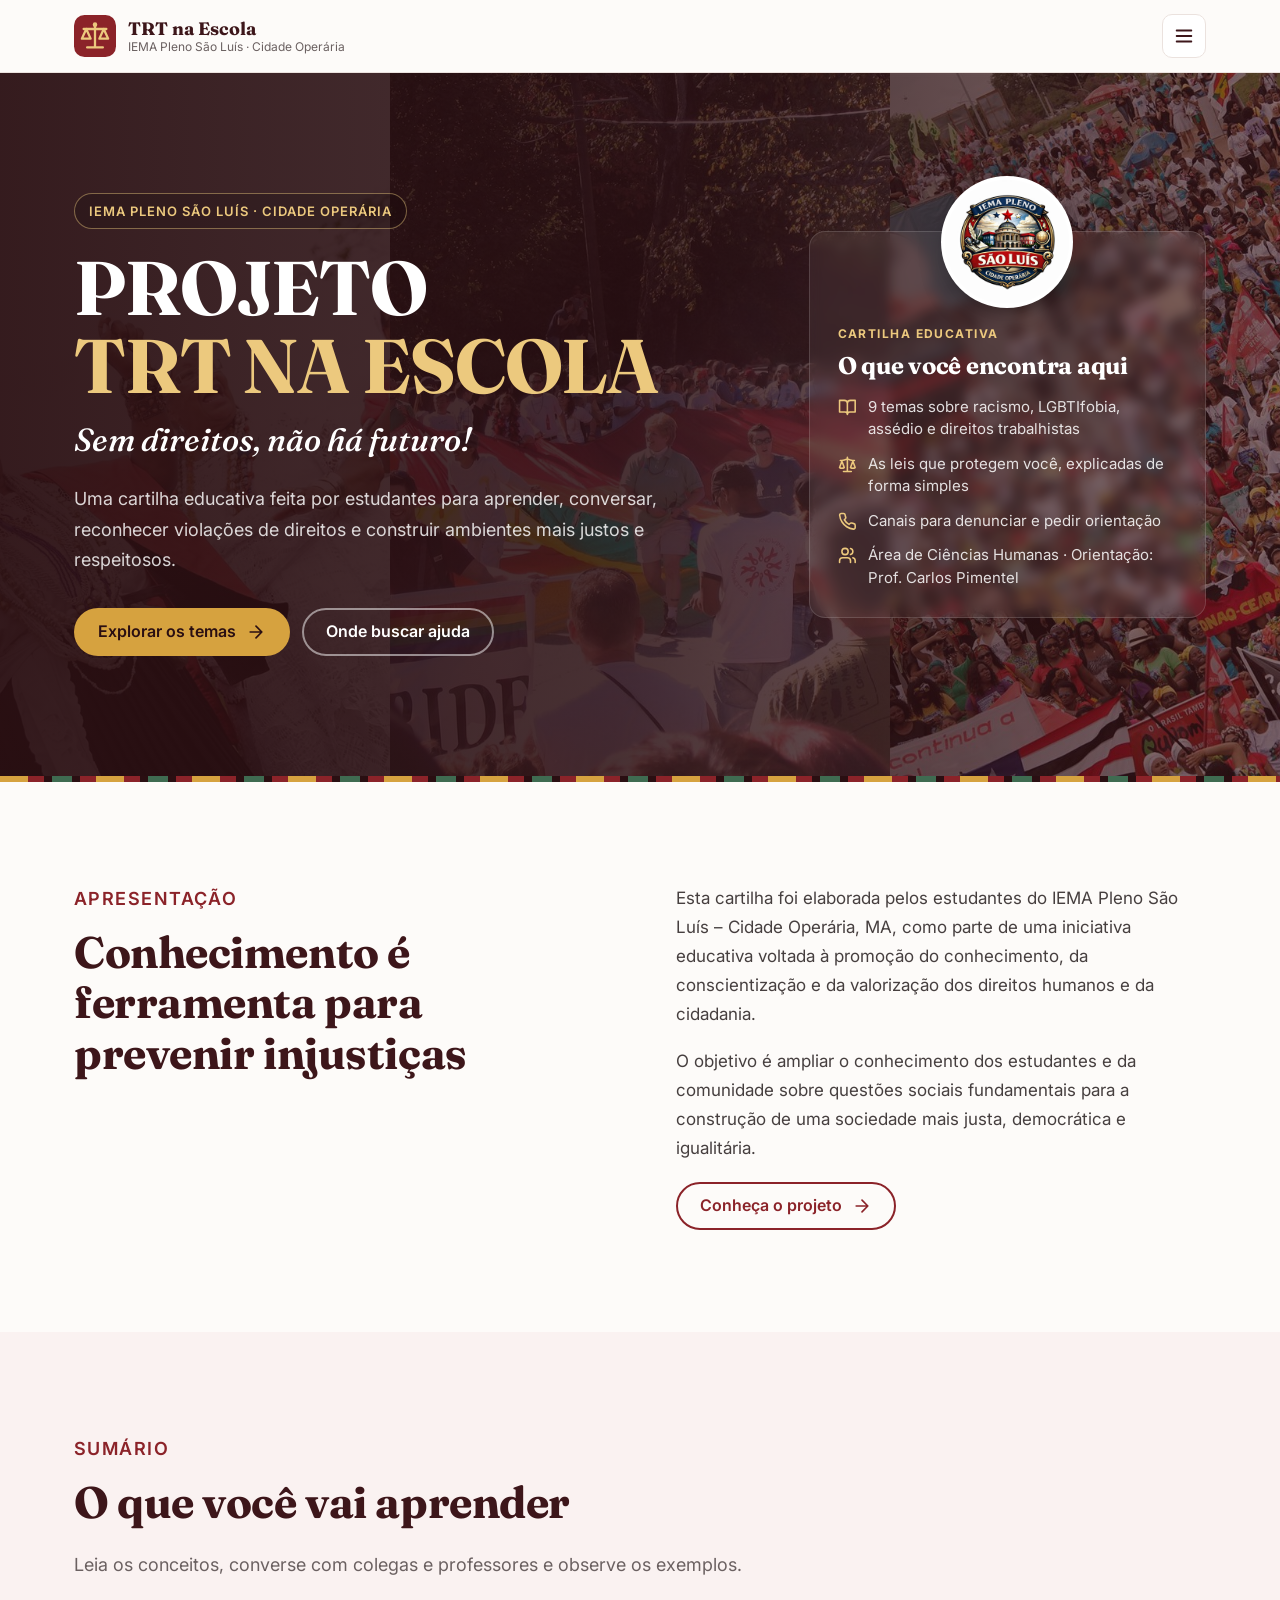
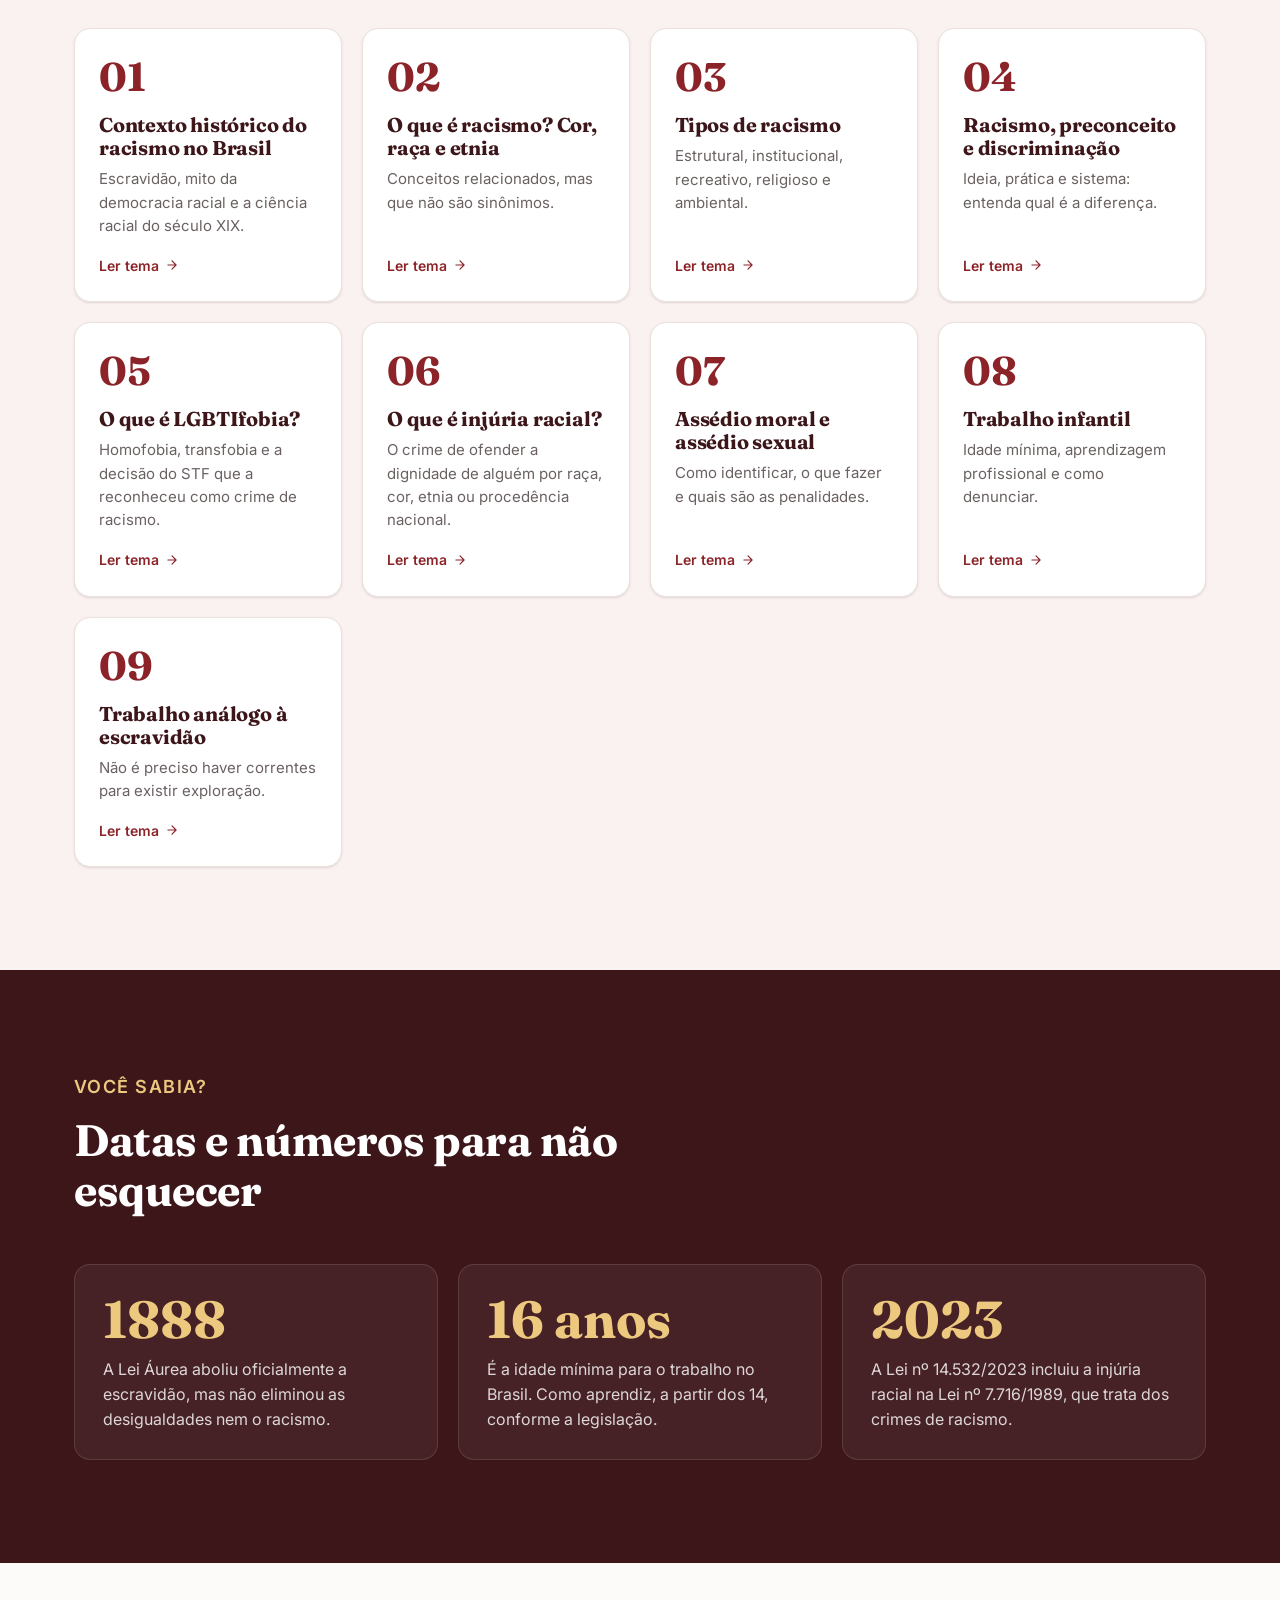
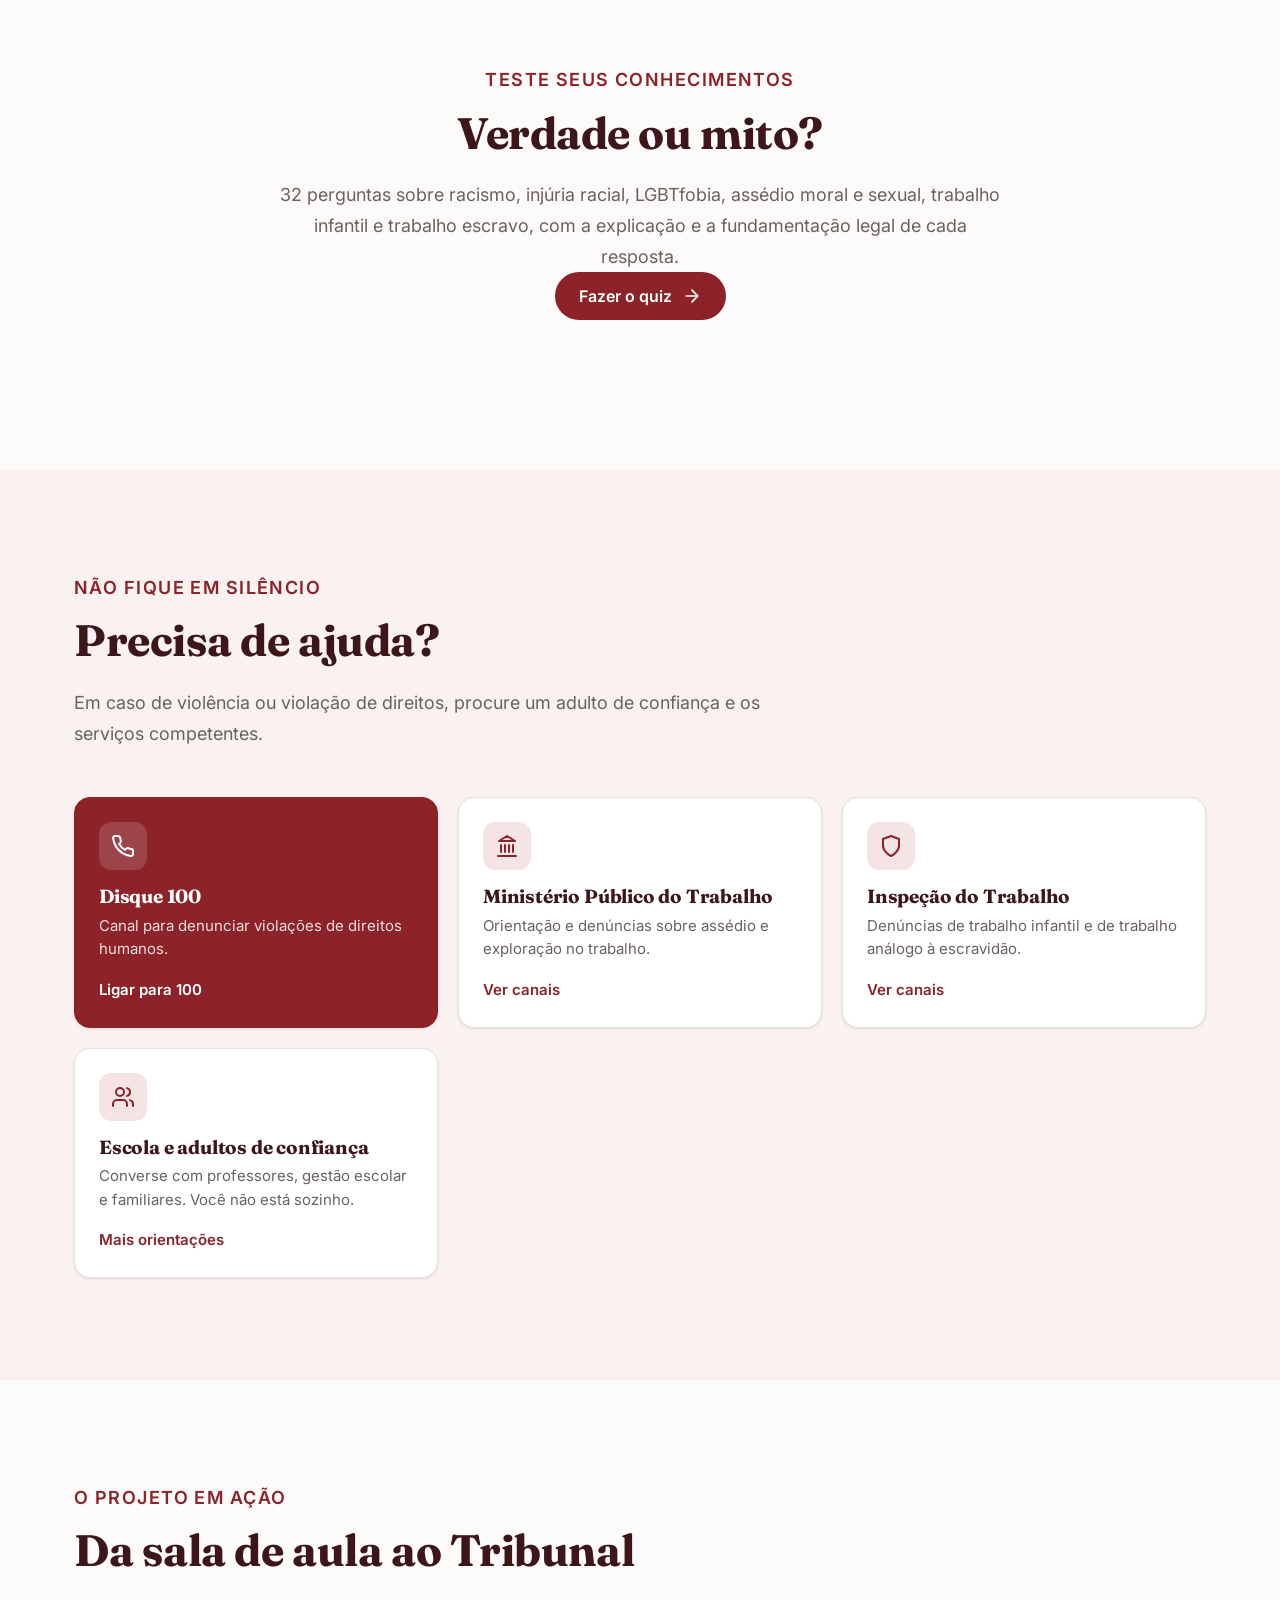
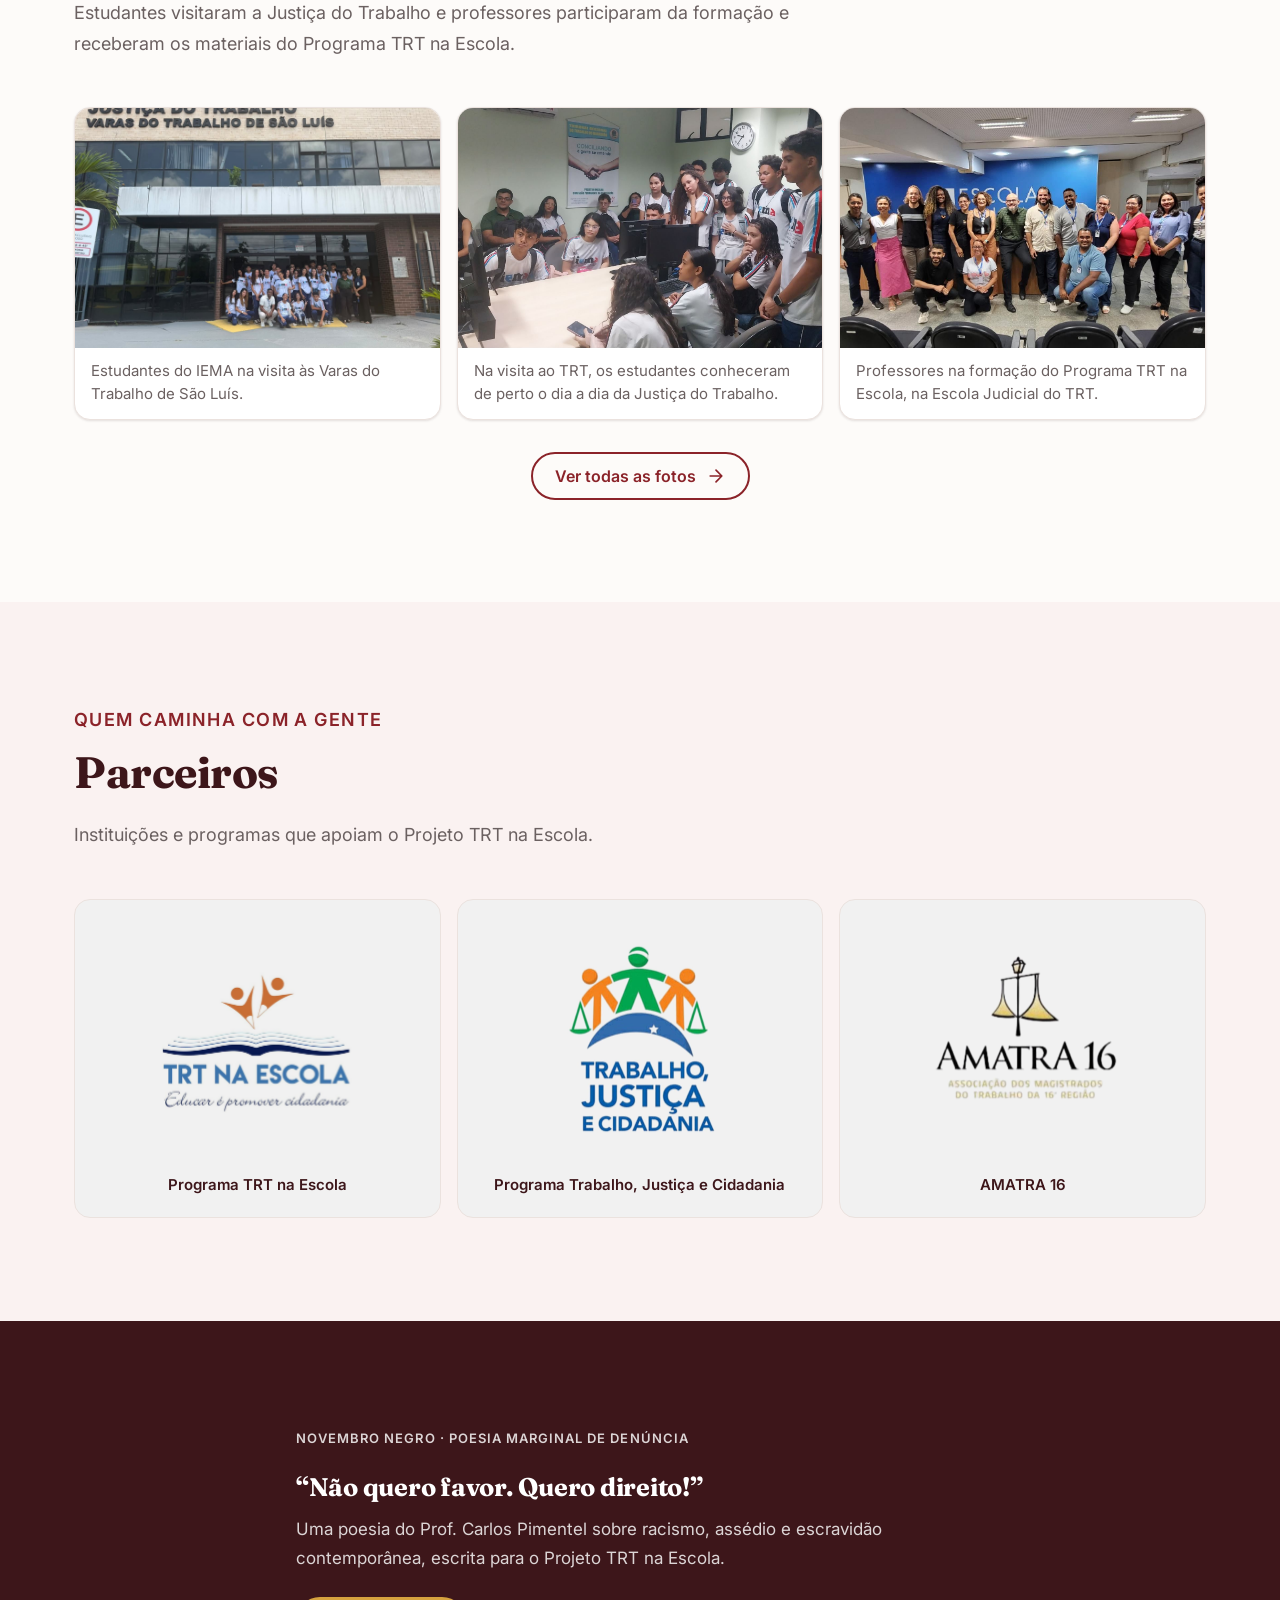
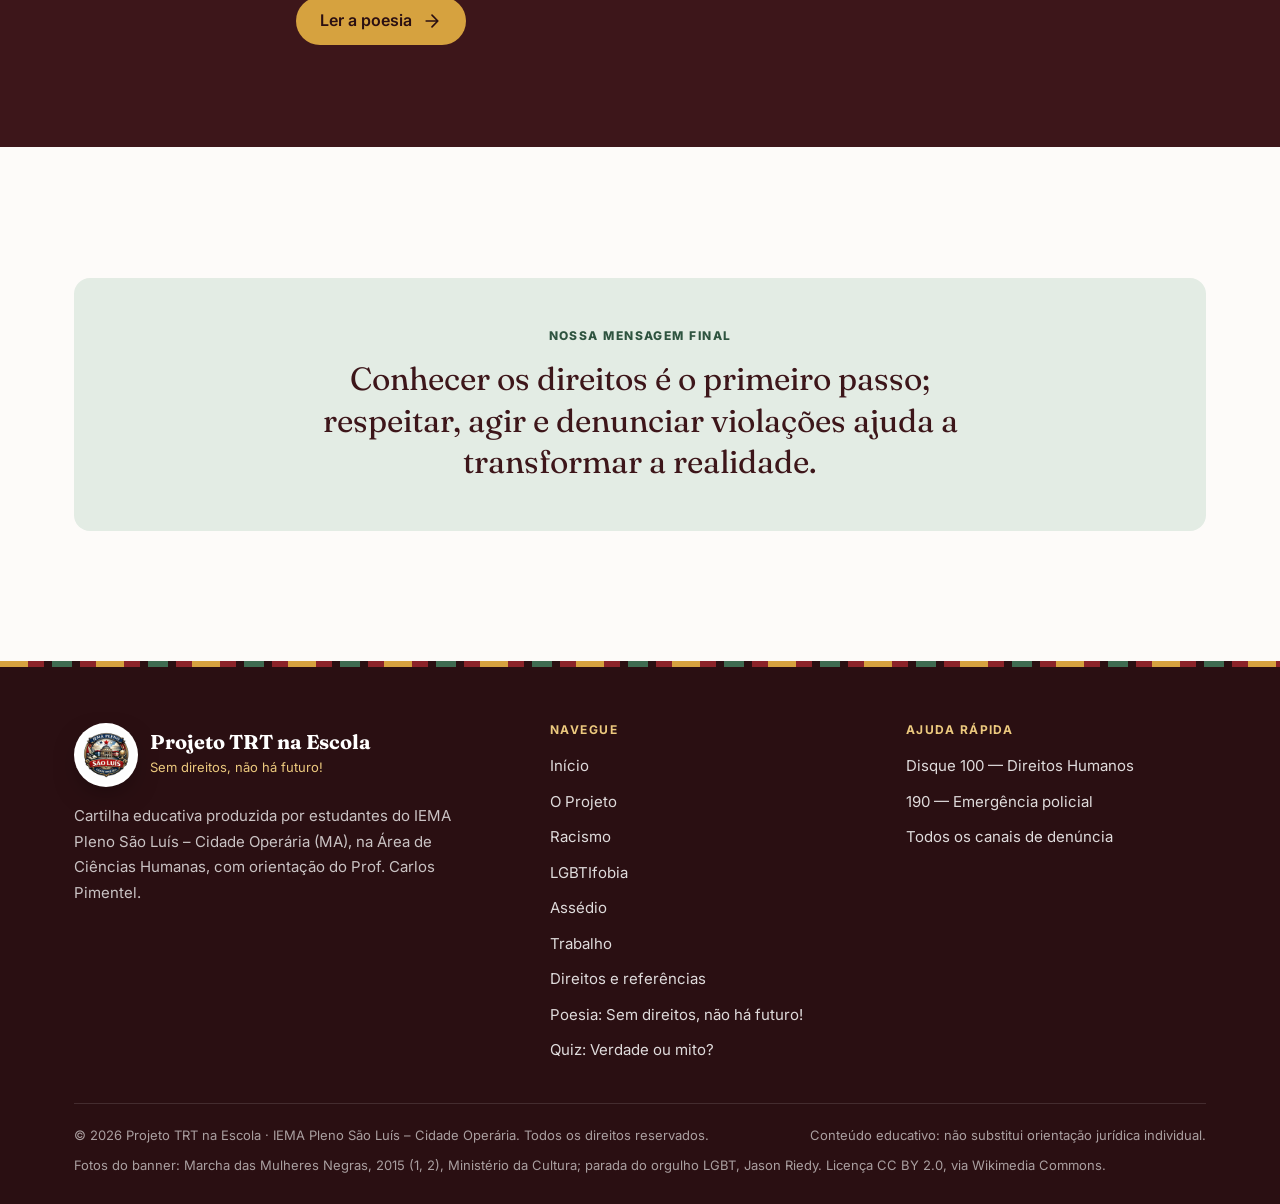
<file: index.html>
<!doctype html>
<html lang="pt-BR">
<head>
  <meta charset="utf-8">
  <meta name="viewport" content="width=device-width, initial-scale=1">
  <title>Projeto TRT na Escola — Sem direitos, não há futuro!</title>
  <meta name="description" content="Cartilha educativa do IEMA Pleno São Luís – Cidade Operária sobre racismo, injúria racial, assédio, trabalho infantil e trabalho análogo à escravidão.">
  <meta name="theme-color" content="#3d161a">
  <meta property="og:type" content="website">
  <meta property="og:locale" content="pt_BR">
  <meta property="og:title" content="Projeto TRT na Escola — Sem direitos, não há futuro!">
  <meta property="og:description" content="Cartilha educativa sobre racismo, assédio e direitos trabalhistas, feita por estudantes do IEMA Pleno São Luís – Cidade Operária.">
  <link rel="icon" href="assets/img/favicon.svg" type="image/svg+xml">
  <link rel="preconnect" href="https://fonts.googleapis.com">
  <link rel="preconnect" href="https://fonts.gstatic.com" crossorigin>
  <link href="https://fonts.googleapis.com/css2?family=Fraunces:ital,opsz,wght@0,9..144,500;0,9..144,700;1,9..144,500&family=Inter:wght@400;500;600;700;800&display=swap" rel="stylesheet">
  <link rel="stylesheet" href="assets/css/style.css">
  <script src="assets/js/main.js" defer></script>
</head>
<body>
  <a class="skip-link" href="#conteudo">Pular para o conteúdo</a>

  <header class="site-header">
    <div class="container header-inner">
      <a class="brand" href="index.html" aria-label="Projeto TRT na Escola — página inicial">
        <img class="brand-mark" src="assets/img/favicon.svg" alt="" width="42" height="42">
        <span class="brand-text">
          <strong>TRT na Escola</strong>
          <small>IEMA Pleno São Luís · Cidade Operária</small>
        </span>
      </a>
      <button class="nav-toggle" type="button" aria-expanded="false" aria-controls="menu" aria-label="Abrir menu">
        <svg class="icon icon-open" viewBox="0 0 24 24" aria-hidden="true"><path d="M4 6h16M4 12h16M4 18h16"/></svg>
        <svg class="icon icon-close" viewBox="0 0 24 24" aria-hidden="true"><path d="M18 6 6 18M6 6l12 12"/></svg>
      </button>
      <nav id="menu" class="site-nav" aria-label="Navegação principal">
        <ul>
          <li><a href="index.html" aria-current="page">Início</a></li>
          <li><a href="projeto.html">O Projeto</a></li>
          <li><a href="racismo.html">Racismo</a></li>
          <li><a href="lgbtifobia.html">LGBTIfobia</a></li>
          <li><a href="assedio.html">Assédio</a></li>
          <li><a href="trabalho.html">Trabalho</a></li>
          <li><a href="direitos.html">Direitos</a></li>
          <li><a href="poesia.html">Poesia</a></li>
          <li><a href="quiz.html">Quiz</a></li>
          <li><a class="nav-cta" href="direitos.html#ajuda">Buscar ajuda</a></li>
        </ul>
      </nav>
    </div>
  </header>

  <main id="conteudo">
    <!-- Banner principal -->
    <section class="hero hero--banner" aria-labelledby="hero-title">
      <div class="container hero-inner">
        <div>
          <p class="eyebrow">IEMA Pleno São Luís · Cidade Operária</p>
          <h1 id="hero-title">Projeto <span>TRT na Escola</span></h1>
          <p class="hero-tagline">Sem direitos, não há futuro!</p>
          <p class="hero-lead">Uma cartilha educativa feita por estudantes para aprender, conversar, reconhecer violações de direitos e construir ambientes mais justos e respeitosos.</p>
          <div class="hero-actions">
            <a class="btn btn-primary" href="#temas">
              Explorar os temas
              <svg class="icon" viewBox="0 0 24 24" aria-hidden="true"><path d="M5 12h14M12 5l7 7-7 7"/></svg>
            </a>
            <a class="btn btn-ghost" href="direitos.html#ajuda">Onde buscar ajuda</a>
          </div>
        </div>

        <aside class="hero-card" aria-label="Sobre a cartilha">
          <img class="school-seal hero-seal" src="assets/img/logo-iema.png" alt="Logo do IEMA Pleno São Luís – Cidade Operária" width="132" height="132">
          <p class="hero-card-label">Cartilha educativa</p>
          <h2>O que você encontra aqui</h2>
          <ul>
            <li>
              <svg class="icon" viewBox="0 0 24 24" aria-hidden="true"><path d="M2 3h6a4 4 0 0 1 4 4v14a3 3 0 0 0-3-3H2zM22 3h-6a4 4 0 0 0-4 4v14a3 3 0 0 1 3-3h7z"/></svg>
              9 temas sobre racismo, LGBTIfobia, assédio e direitos trabalhistas
            </li>
            <li>
              <svg class="icon" viewBox="0 0 24 24" aria-hidden="true"><path d="m16 16 3-8 3 8c-.87.65-1.92 1-3 1s-2.13-.35-3-1ZM2 16l3-8 3 8c-.87.65-1.92 1-3 1s-2.13-.35-3-1ZM7 21h10M12 3v18M3 7h2c2 0 5-1 7-2 2 1 5 2 7 2h2"/></svg>
              As leis que protegem você, explicadas de forma simples
            </li>
            <li>
              <svg class="icon" viewBox="0 0 24 24" aria-hidden="true"><path d="M22 16.92v3a2 2 0 0 1-2.18 2 19.79 19.79 0 0 1-8.63-3.07 19.5 19.5 0 0 1-6-6 19.79 19.79 0 0 1-3.07-8.67A2 2 0 0 1 4.11 2h3a2 2 0 0 1 2 1.72c.13.96.36 1.9.7 2.81a2 2 0 0 1-.45 2.11L8.09 9.91a16 16 0 0 0 6 6l1.27-1.27a2 2 0 0 1 2.11-.45c.91.34 1.85.57 2.81.7A2 2 0 0 1 22 16.92z"/></svg>
              Canais para denunciar e pedir orientação
            </li>
            <li>
              <svg class="icon" viewBox="0 0 24 24" aria-hidden="true"><path d="M16 21v-2a4 4 0 0 0-4-4H6a4 4 0 0 0-4 4v2M22 21v-2a4 4 0 0 0-3-3.87M16 3.13a4 4 0 0 1 0 7.75"/><circle cx="9" cy="7" r="4"/></svg>
              Área de Ciências Humanas · Orientação: Prof. Carlos Pimentel
            </li>
          </ul>
        </aside>
      </div>
    </section>
    <div class="kente" aria-hidden="true"></div>

    <!-- Apresentação -->
    <section class="section" aria-labelledby="sobre-title">
      <div class="container split">
        <div class="section-head reveal">
          <p class="eyebrow">Apresentação</p>
          <h2 id="sobre-title">Conhecimento é ferramenta para prevenir injustiças</h2>
        </div>
        <div class="split-body reveal">
          <p>Esta cartilha foi elaborada pelos estudantes do IEMA Pleno São Luís – Cidade Operária, MA, como parte de uma iniciativa educativa voltada à promoção do conhecimento, da conscientização e da valorização dos direitos humanos e da cidadania.</p>
          <p>O objetivo é ampliar o conhecimento dos estudantes e da comunidade sobre questões sociais fundamentais para a construção de uma sociedade mais justa, democrática e igualitária.</p>
          <a class="btn btn-outline" href="projeto.html">
            Conheça o projeto
            <svg class="icon" viewBox="0 0 24 24" aria-hidden="true"><path d="M5 12h14M12 5l7 7-7 7"/></svg>
          </a>
        </div>
      </div>
    </section>

    <!-- Temas -->
    <section class="section section--tint" id="temas" aria-labelledby="temas-title">
      <div class="container">
        <div class="section-head reveal">
          <p class="eyebrow">Sumário</p>
          <h2 id="temas-title">O que você vai aprender</h2>
          <p>Leia os conceitos, converse com colegas e professores e observe os exemplos.</p>
        </div>

        <div class="topic-grid">
          <a class="topic-card reveal" href="racismo.html#historia">
            <span class="topic-num">01</span>
            <h3>Contexto histórico do racismo no Brasil</h3>
            <p>Escravidão, mito da democracia racial e a ciência racial do século XIX.</p>
            <span class="topic-link">Ler tema <svg class="icon" viewBox="0 0 24 24" aria-hidden="true"><path d="M5 12h14M12 5l7 7-7 7"/></svg></span>
          </a>
          <a class="topic-card reveal" href="racismo.html#conceitos">
            <span class="topic-num">02</span>
            <h3>O que é racismo? Cor, raça e etnia</h3>
            <p>Conceitos relacionados, mas que não são sinônimos.</p>
            <span class="topic-link">Ler tema <svg class="icon" viewBox="0 0 24 24" aria-hidden="true"><path d="M5 12h14M12 5l7 7-7 7"/></svg></span>
          </a>
          <a class="topic-card reveal" href="racismo.html#tipos">
            <span class="topic-num">03</span>
            <h3>Tipos de racismo</h3>
            <p>Estrutural, institucional, recreativo, religioso e ambiental.</p>
            <span class="topic-link">Ler tema <svg class="icon" viewBox="0 0 24 24" aria-hidden="true"><path d="M5 12h14M12 5l7 7-7 7"/></svg></span>
          </a>
          <a class="topic-card reveal" href="racismo.html#diferencas">
            <span class="topic-num">04</span>
            <h3>Racismo, preconceito e discriminação</h3>
            <p>Ideia, prática e sistema: entenda qual é a diferença.</p>
            <span class="topic-link">Ler tema <svg class="icon" viewBox="0 0 24 24" aria-hidden="true"><path d="M5 12h14M12 5l7 7-7 7"/></svg></span>
          </a>
          <a class="topic-card reveal" href="lgbtifobia.html">
            <span class="topic-num">05</span>
            <h3>O que é LGBTIfobia?</h3>
            <p>Homofobia, transfobia e a decisão do STF que a reconheceu como crime de racismo.</p>
            <span class="topic-link">Ler tema <svg class="icon" viewBox="0 0 24 24" aria-hidden="true"><path d="M5 12h14M12 5l7 7-7 7"/></svg></span>
          </a>
          <a class="topic-card reveal" href="racismo.html#injuria">
            <span class="topic-num">06</span>
            <h3>O que é injúria racial?</h3>
            <p>O crime de ofender a dignidade de alguém por raça, cor, etnia ou procedência nacional.</p>
            <span class="topic-link">Ler tema <svg class="icon" viewBox="0 0 24 24" aria-hidden="true"><path d="M5 12h14M12 5l7 7-7 7"/></svg></span>
          </a>
          <a class="topic-card reveal" href="assedio.html">
            <span class="topic-num">07</span>
            <h3>Assédio moral e assédio sexual</h3>
            <p>Como identificar, o que fazer e quais são as penalidades.</p>
            <span class="topic-link">Ler tema <svg class="icon" viewBox="0 0 24 24" aria-hidden="true"><path d="M5 12h14M12 5l7 7-7 7"/></svg></span>
          </a>
          <a class="topic-card reveal" href="trabalho.html#infantil">
            <span class="topic-num">08</span>
            <h3>Trabalho infantil</h3>
            <p>Idade mínima, aprendizagem profissional e como denunciar.</p>
            <span class="topic-link">Ler tema <svg class="icon" viewBox="0 0 24 24" aria-hidden="true"><path d="M5 12h14M12 5l7 7-7 7"/></svg></span>
          </a>
          <a class="topic-card reveal" href="trabalho.html#escravidao">
            <span class="topic-num">09</span>
            <h3>Trabalho análogo à escravidão</h3>
            <p>Não é preciso haver correntes para existir exploração.</p>
            <span class="topic-link">Ler tema <svg class="icon" viewBox="0 0 24 24" aria-hidden="true"><path d="M5 12h14M12 5l7 7-7 7"/></svg></span>
          </a>
        </div>
      </div>
    </section>

    <!-- Você sabia? -->
    <section class="section section--dark" aria-labelledby="sabia-title">
      <div class="container">
        <div class="section-head reveal">
          <p class="eyebrow">Você sabia?</p>
          <h2 id="sabia-title">Datas e números para não esquecer</h2>
        </div>
        <div class="stat-grid">
          <div class="stat reveal">
            <p class="stat-value">1888</p>
            <p>A Lei Áurea aboliu oficialmente a escravidão, mas não eliminou as desigualdades nem o racismo.</p>
          </div>
          <div class="stat reveal">
            <p class="stat-value">16 anos</p>
            <p>É a idade mínima para o trabalho no Brasil. Como aprendiz, a partir dos 14, conforme a legislação.</p>
          </div>
          <div class="stat reveal">
            <p class="stat-value">2023</p>
            <p>A Lei nº 14.532/2023 incluiu a injúria racial na Lei nº 7.716/1989, que trata dos crimes de racismo.</p>
          </div>
        </div>
      </div>
    </section>

    <!-- Quiz -->
    <section class="section" id="teste" aria-labelledby="quiz-title">
      <div class="container">
        <div class="section-head center reveal">
          <p class="eyebrow">Teste seus conhecimentos</p>
          <h2 id="quiz-title">Verdade ou mito?</h2>
          <p>32 perguntas sobre racismo, injúria racial, LGBTfobia, assédio moral e sexual, trabalho infantil e trabalho escravo, com a explicação e a fundamentação legal de cada resposta.</p>
          <p><a class="btn btn-dark" href="quiz.html">Fazer o quiz <svg class="icon" viewBox="0 0 24 24" aria-hidden="true"><path d="M5 12h14M12 5l7 7-7 7"/></svg></a></p>
        </div>
      </div>
    </section>

    <!-- Ajuda -->
    <section class="section section--tint" aria-labelledby="ajuda-title">
      <div class="container">
        <div class="section-head reveal">
          <p class="eyebrow">Não fique em silêncio</p>
          <h2 id="ajuda-title">Precisa de ajuda?</h2>
          <p>Em caso de violência ou violação de direitos, procure um adulto de confiança e os serviços competentes.</p>
        </div>
        <div class="help-grid">
          <div class="help-card help-card--urgent reveal">
            <span class="help-icon"><svg class="icon" viewBox="0 0 24 24" aria-hidden="true"><path d="M22 16.92v3a2 2 0 0 1-2.18 2 19.79 19.79 0 0 1-8.63-3.07 19.5 19.5 0 0 1-6-6 19.79 19.79 0 0 1-3.07-8.67A2 2 0 0 1 4.11 2h3a2 2 0 0 1 2 1.72c.13.96.36 1.9.7 2.81a2 2 0 0 1-.45 2.11L8.09 9.91a16 16 0 0 0 6 6l1.27-1.27a2 2 0 0 1 2.11-.45c.91.34 1.85.57 2.81.7A2 2 0 0 1 22 16.92z"/></svg></span>
            <h3>Disque 100</h3>
            <p>Canal para denunciar violações de direitos humanos.</p>
            <a class="help-action" href="tel:100">Ligar para 100</a>
          </div>
          <div class="help-card reveal">
            <span class="help-icon"><svg class="icon" viewBox="0 0 24 24" aria-hidden="true"><path d="M3 22h18M6 18v-7M10 18v-7M14 18v-7M18 18v-7M12 2l8 5H4z"/></svg></span>
            <h3>Ministério Público do Trabalho</h3>
            <p>Orientação e denúncias sobre assédio e exploração no trabalho.</p>
            <a class="help-action" href="direitos.html#ajuda">Ver canais</a>
          </div>
          <div class="help-card reveal">
            <span class="help-icon"><svg class="icon" viewBox="0 0 24 24" aria-hidden="true"><path d="M12 22s8-4 8-10V5l-8-3-8 3v7c0 6 8 10 8 10z"/></svg></span>
            <h3>Inspeção do Trabalho</h3>
            <p>Denúncias de trabalho infantil e de trabalho análogo à escravidão.</p>
            <a class="help-action" href="direitos.html#ajuda">Ver canais</a>
          </div>
          <div class="help-card reveal">
            <span class="help-icon"><svg class="icon" viewBox="0 0 24 24" aria-hidden="true"><path d="M16 21v-2a4 4 0 0 0-4-4H6a4 4 0 0 0-4 4v2M22 21v-2a4 4 0 0 0-3-3.87M16 3.13a4 4 0 0 1 0 7.75"/><circle cx="9" cy="7" r="4"/></svg></span>
            <h3>Escola e adultos de confiança</h3>
            <p>Converse com professores, gestão escolar e familiares. Você não está sozinho.</p>
            <a class="help-action" href="direitos.html#ajuda">Mais orientações</a>
          </div>
        </div>
      </div>
    </section>

    <!-- O projeto em ação -->
    <section class="section" aria-labelledby="galeria-title">
      <div class="container">
        <div class="section-head reveal">
          <p class="eyebrow">O projeto em ação</p>
          <h2 id="galeria-title">Da sala de aula ao Tribunal</h2>
          <p>Estudantes visitaram a Justiça do Trabalho e professores participaram da formação e receberam os materiais do Programa TRT na Escola.</p>
        </div>
        <div class="gallery">
          <figure>
            <img class="pos-bottom" src="assets/img/fotos/visita-trt-fachada.jpg" alt="Grupo de estudantes do IEMA em frente ao prédio da Justiça do Trabalho, Varas do Trabalho de São Luís" width="1600" height="1200" loading="lazy">
            <figcaption>Estudantes do IEMA na visita às Varas do Trabalho de São Luís.</figcaption>
          </figure>
          <figure>
            <img src="assets/img/fotos/visita-trt-sala.jpg" alt="Estudantes do IEMA reunidos numa sala do Tribunal Regional do Trabalho, observando uma explicação" width="1600" height="900" loading="lazy">
            <figcaption>Na visita ao TRT, os estudantes conheceram de perto o dia a dia da Justiça do Trabalho.</figcaption>
          </figure>
          <figure>
            <img src="assets/img/fotos/formacao-escola-judicial-1.jpg" alt="Professores e equipe do TRT reunidos em frente ao painel da Escola Judicial" width="1280" height="721" loading="lazy">
            <figcaption>Professores na formação do Programa TRT na Escola, na Escola Judicial do TRT.</figcaption>
          </figure>
        </div>
        <p class="section-more"><a class="btn btn-outline" href="projeto.html#galeria">Ver todas as fotos <svg class="icon" viewBox="0 0 24 24" aria-hidden="true"><path d="M5 12h14M12 5l7 7-7 7"/></svg></a></p>
      </div>
    </section>

    <!-- Parceiros -->
    <section class="section section--tint" aria-labelledby="parceiros-title">
      <div class="container">
        <div class="section-head reveal">
          <p class="eyebrow">Quem caminha com a gente</p>
          <h2 id="parceiros-title">Parceiros</h2>
          <p>Instituições e programas que apoiam o Projeto TRT na Escola.</p>
        </div>
        <div class="partner-grid">
          <figure class="partner">
            <img class="on-white" src="assets/img/parceiros/trt-na-escola.png" alt="Logo do Programa TRT na Escola: Educar é promover cidadania" width="400" height="443" loading="lazy">
            <figcaption>Programa TRT na Escola</figcaption>
          </figure>
          <figure class="partner">
            <img src="assets/img/parceiros/trabalho-justica-cidadania.png" alt="Logo do Programa Trabalho, Justiça e Cidadania" width="400" height="443" loading="lazy">
            <figcaption>Programa Trabalho, Justiça e Cidadania</figcaption>
          </figure>
          <figure class="partner">
            <img src="assets/img/parceiros/amatra16.png" alt="Logo da AMATRA 16, Associação dos Magistrados do Trabalho da 16ª Região" width="400" height="443" loading="lazy">
            <figcaption>AMATRA 16</figcaption>
          </figure>
        </div>
      </div>
    </section>

    <!-- Poesia -->
    <section class="section section--dark" aria-labelledby="poesia-title">
      <div class="container poem-teaser reveal">
        <p class="eyebrow">Novembro Negro · Poesia marginal de denúncia</p>
        <h2 id="poesia-title">“Não quero favor. Quero direito!”</h2>
        <p>Uma poesia do Prof. Carlos Pimentel sobre racismo, assédio e escravidão contemporânea, escrita para o Projeto TRT na Escola.</p>
        <a class="btn btn-primary" href="poesia.html">Ler a poesia <svg class="icon" viewBox="0 0 24 24" aria-hidden="true"><path d="M5 12h14M12 5l7 7-7 7"/></svg></a>
      </div>
    </section>

    <!-- Mensagem final -->
    <section class="section" aria-label="Mensagem final">
      <div class="container">
        <div class="callout callout--sage callout--big reveal">
          <span class="callout-label">Nossa mensagem final</span>
          <p>Conhecer os direitos é o primeiro passo; respeitar, agir e denunciar violações ajuda a transformar a realidade.</p>
        </div>
      </div>
    </section>
  </main>

  <footer class="site-footer">
    <div class="kente" aria-hidden="true"></div>
    <div class="container">
      <div class="footer-grid">
        <div>
          <div class="footer-brand">
            <img class="school-seal footer-seal" src="assets/img/logo-iema.png" alt="Logo do IEMA Pleno São Luís – Cidade Operária" width="64" height="64">
            <div><strong>Projeto TRT na Escola</strong><small>Sem direitos, não há futuro!</small></div>
          </div>
          <p>Cartilha educativa produzida por estudantes do IEMA Pleno São Luís – Cidade Operária (MA), na Área de Ciências Humanas, com orientação do Prof. Carlos Pimentel.</p>
        </div>
        <nav aria-label="Rodapé">
          <h2>Navegue</h2>
          <ul>
            <li><a href="index.html">Início</a></li>
            <li><a href="projeto.html">O Projeto</a></li>
            <li><a href="racismo.html">Racismo</a></li>
            <li><a href="lgbtifobia.html">LGBTIfobia</a></li>
            <li><a href="assedio.html">Assédio</a></li>
            <li><a href="trabalho.html">Trabalho</a></li>
            <li><a href="direitos.html">Direitos e referências</a></li>
            <li><a href="poesia.html">Poesia: Sem direitos, não há futuro!</a></li>
            <li><a href="quiz.html">Quiz: Verdade ou mito?</a></li>
          </ul>
        </nav>
        <div>
          <h2>Ajuda rápida</h2>
          <ul>
            <li><a href="tel:100">Disque 100 — Direitos Humanos</a></li>
            <li><a href="tel:190">190 — Emergência policial</a></li>
            <li><a href="direitos.html#ajuda">Todos os canais de denúncia</a></li>
          </ul>
        </div>
      </div>
      <div class="footer-bottom">
        <p>© <span data-year>2026</span> Projeto TRT na Escola · IEMA Pleno São Luís – Cidade Operária. Todos os direitos reservados.</p>
        <p>Conteúdo educativo: não substitui orientação jurídica individual.</p>
        <p class="photo-credits">Fotos do banner: Marcha das Mulheres Negras, 2015 (<a href="https://commons.wikimedia.org/wiki/File:Marcha_das_Mulheres_Negras_(22707238767).jpg" target="_blank" rel="noopener">1</a>, <a href="https://commons.wikimedia.org/wiki/File:Marcha_das_Mulheres_Negras_(23137414611).jpg" target="_blank" rel="noopener">2</a>), Ministério da Cultura; <a href="https://commons.wikimedia.org/wiki/File:Atlanta_Pride_2009_parade_-_large_rainbow_flag_with_crowd.jpg" target="_blank" rel="noopener">parada do orgulho LGBT</a>, Jason Riedy. Licença CC BY 2.0, via Wikimedia Commons.</p>
      </div>
    </div>
  </footer>

  <button class="to-top" type="button" aria-label="Voltar ao topo">
    <svg class="icon" viewBox="0 0 24 24" aria-hidden="true"><path d="m5 12 7-7 7 7M12 19V5"/></svg>
  </button>
</body>
</html>
</file>
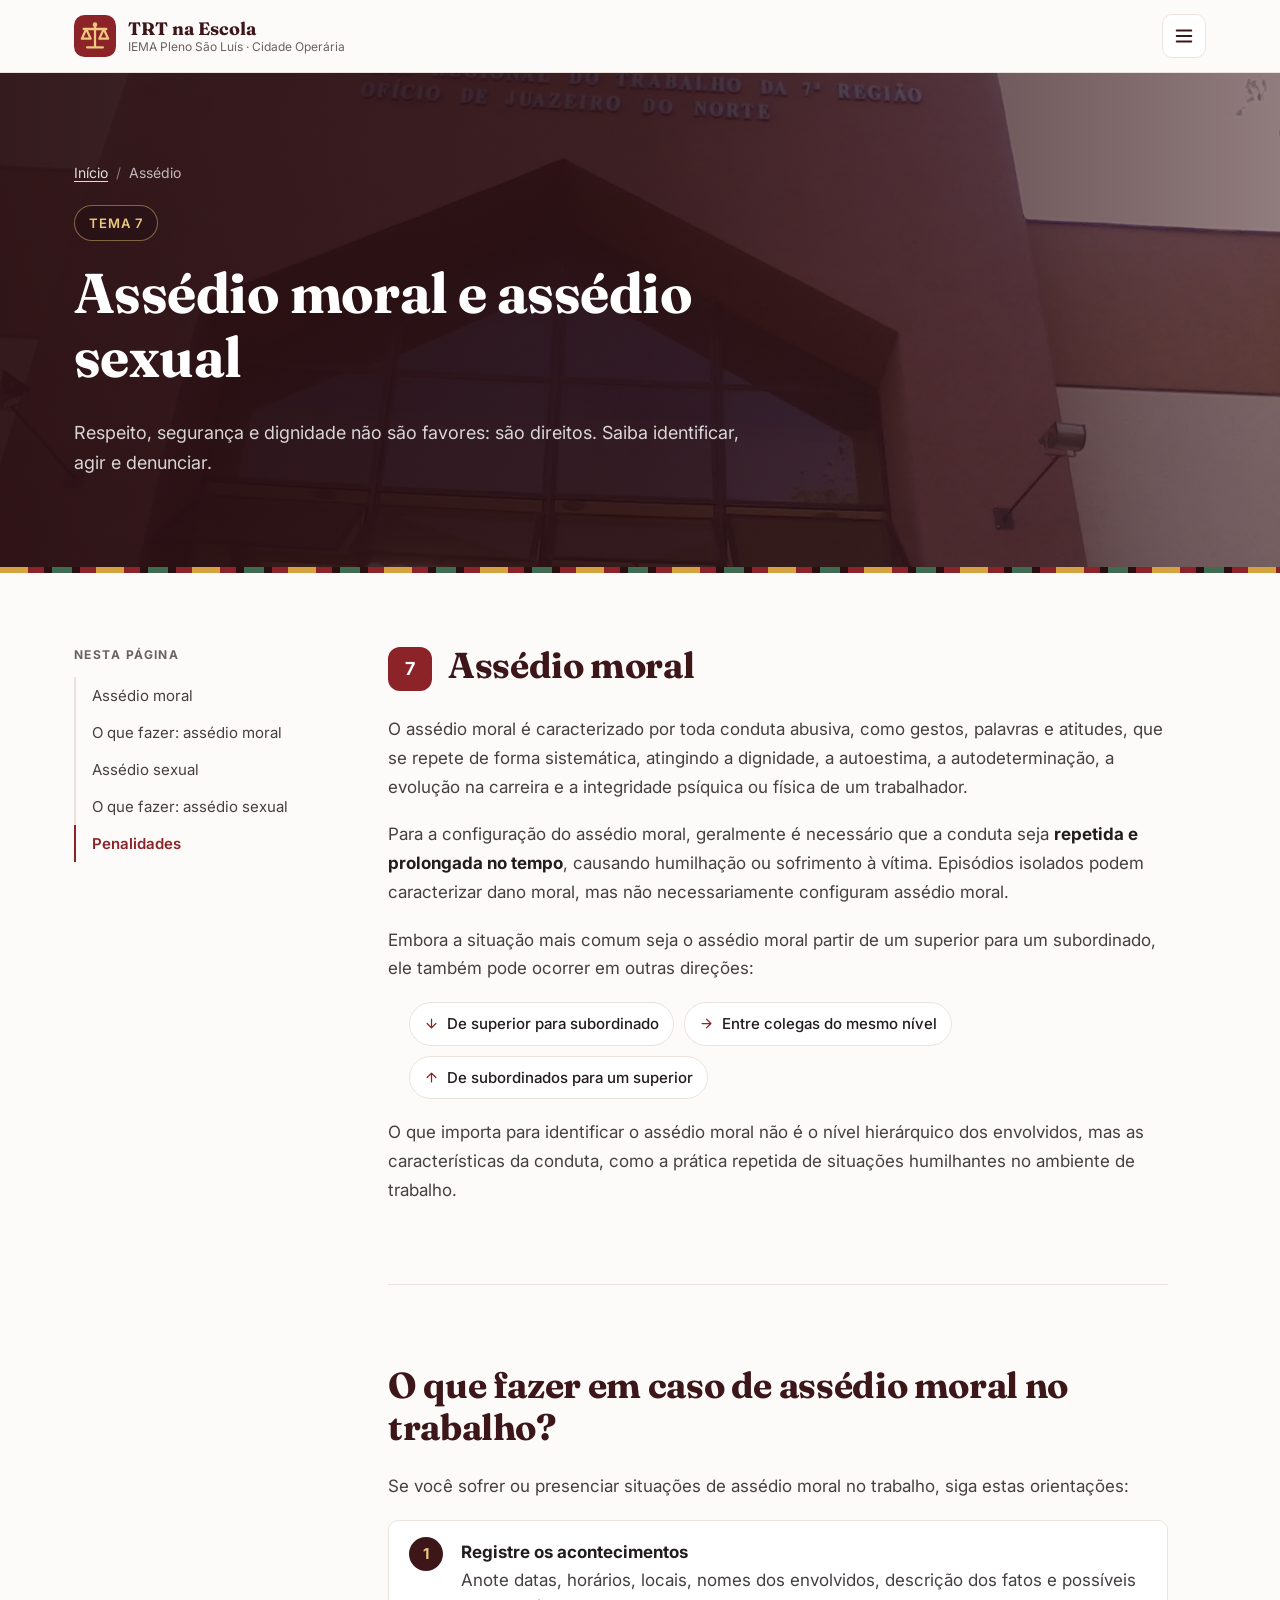
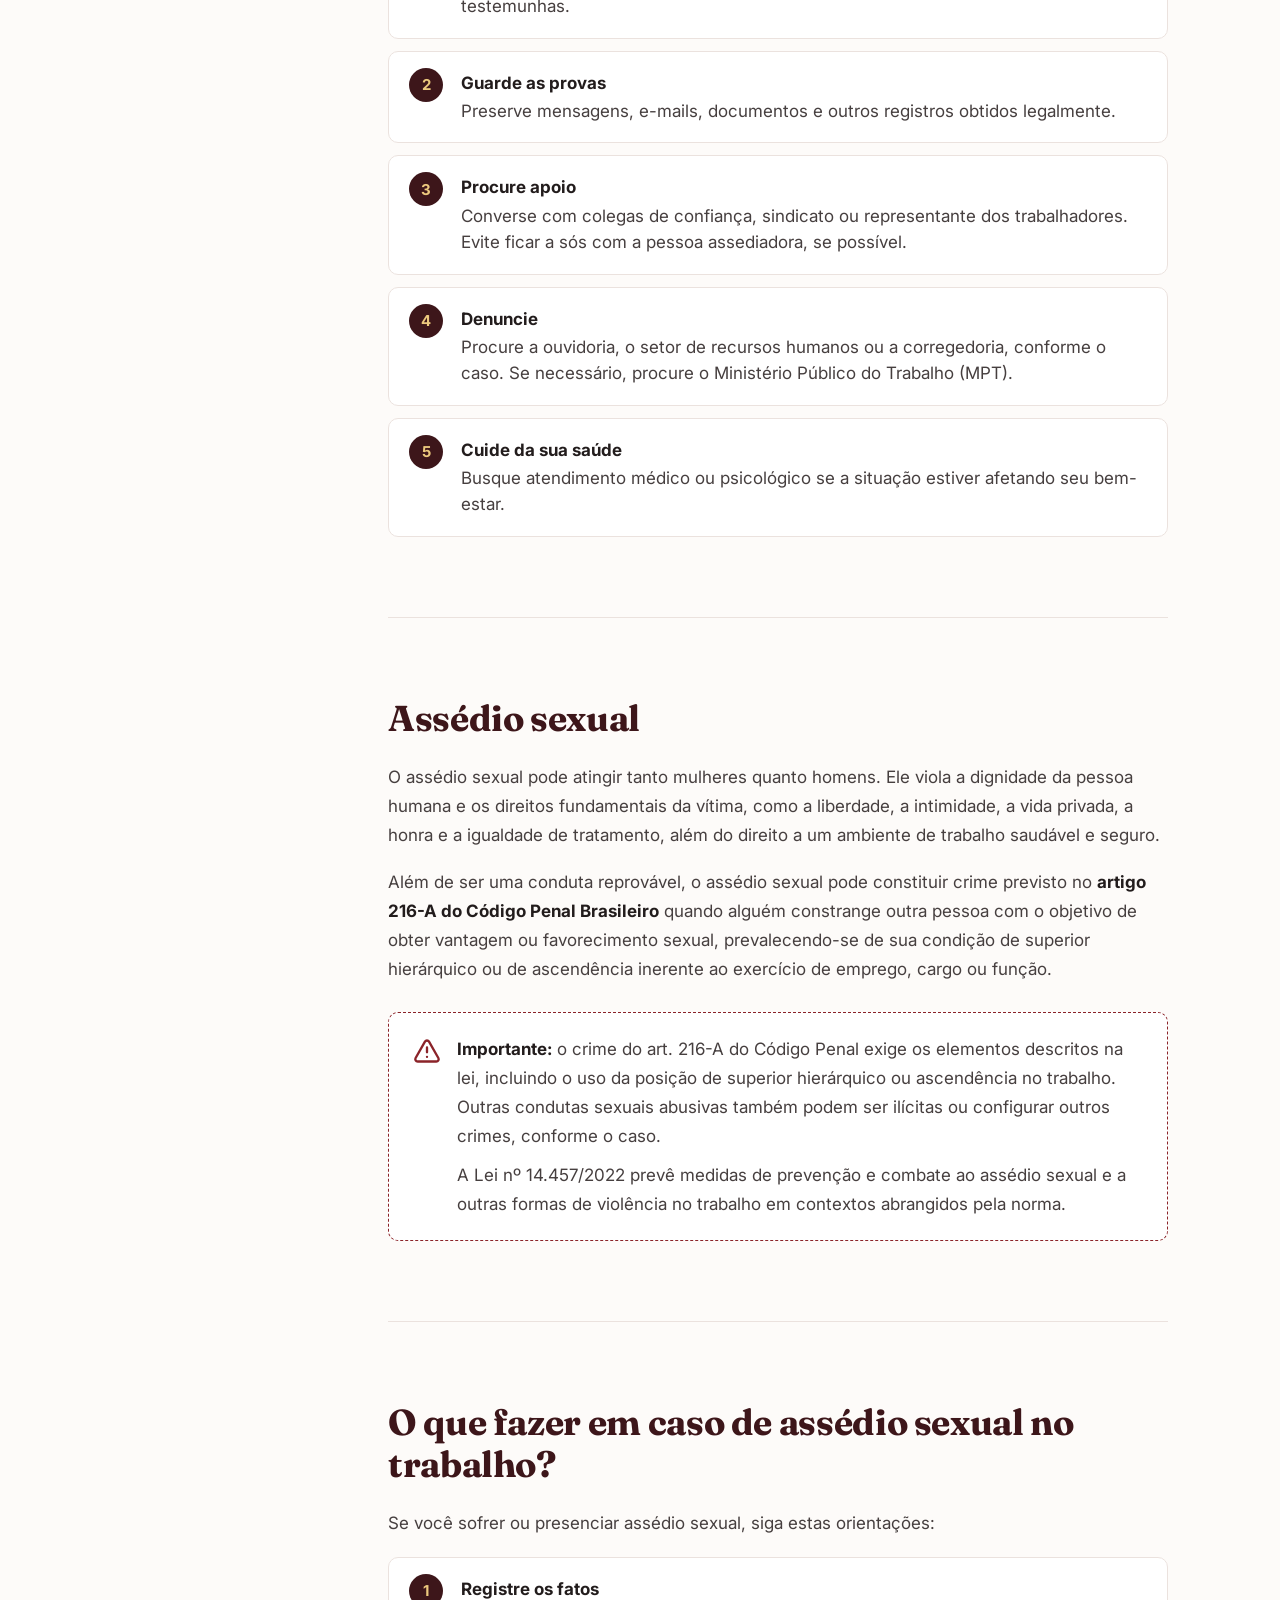
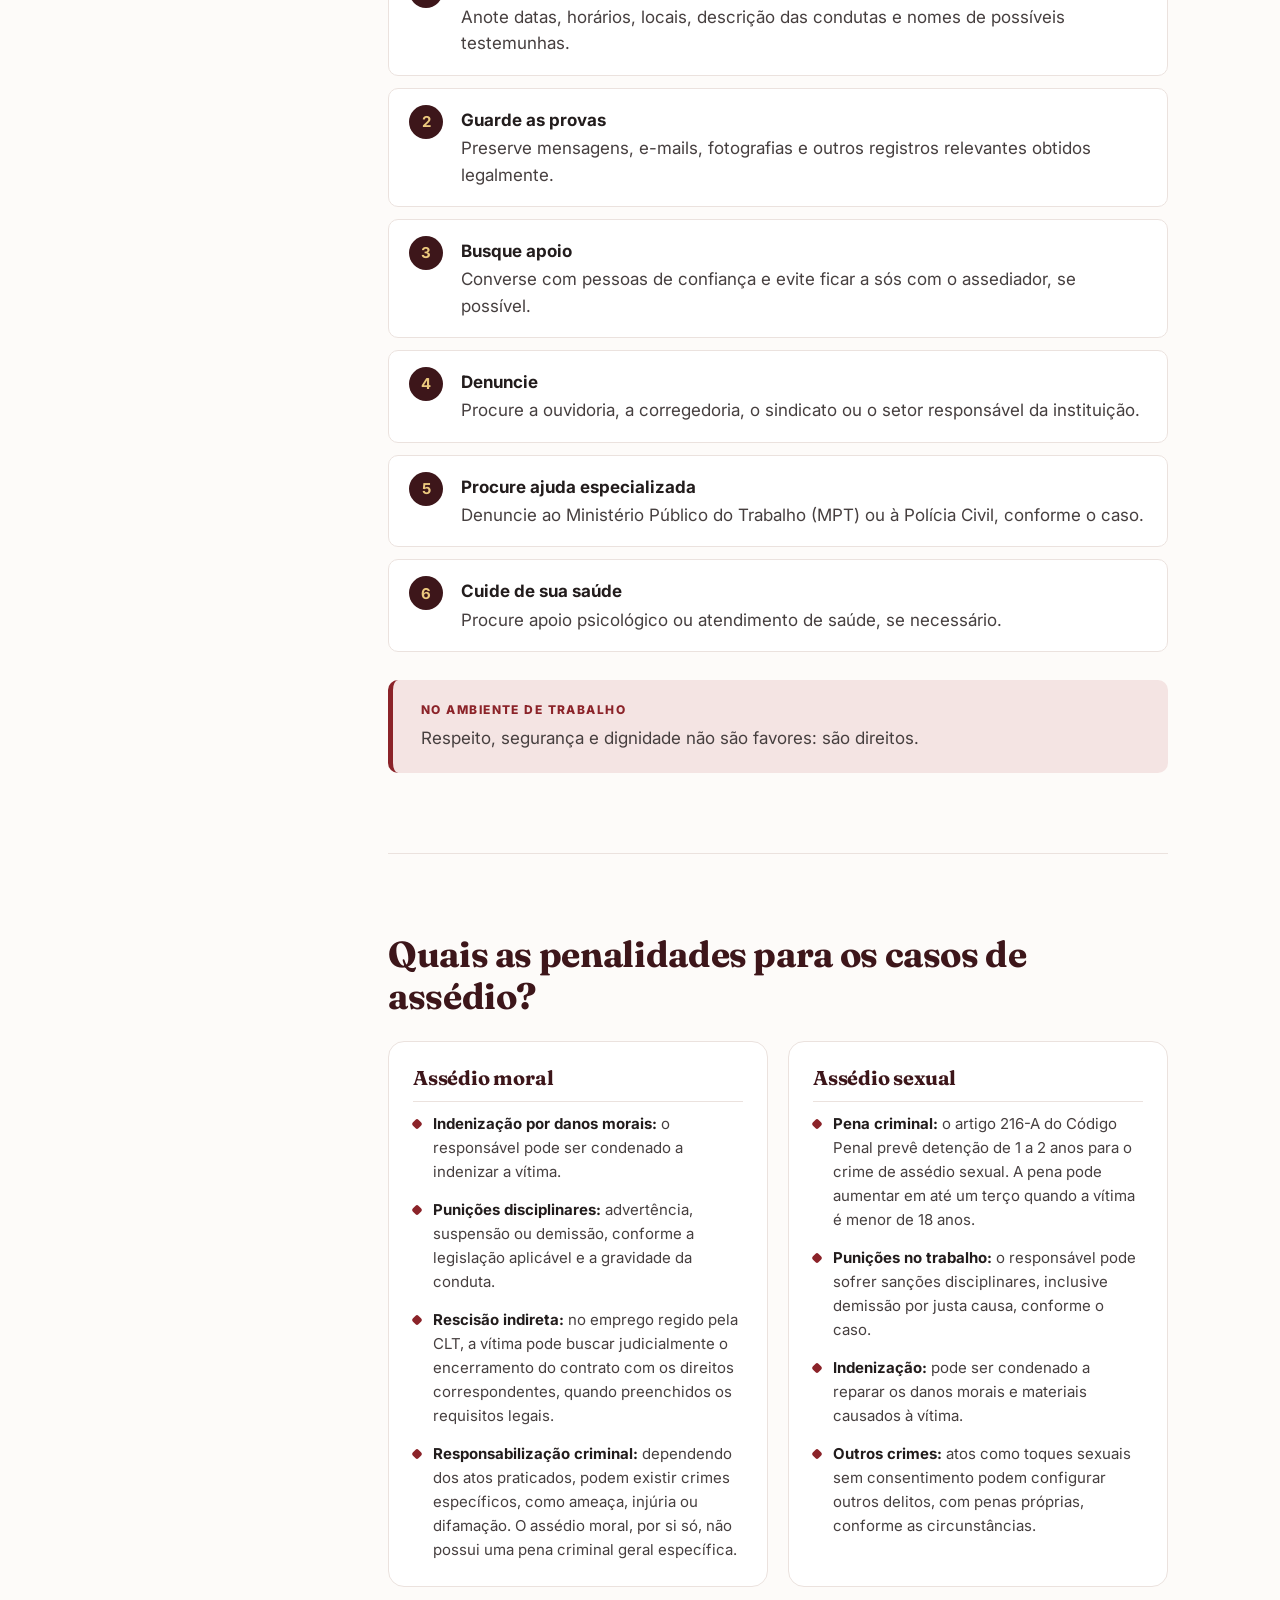
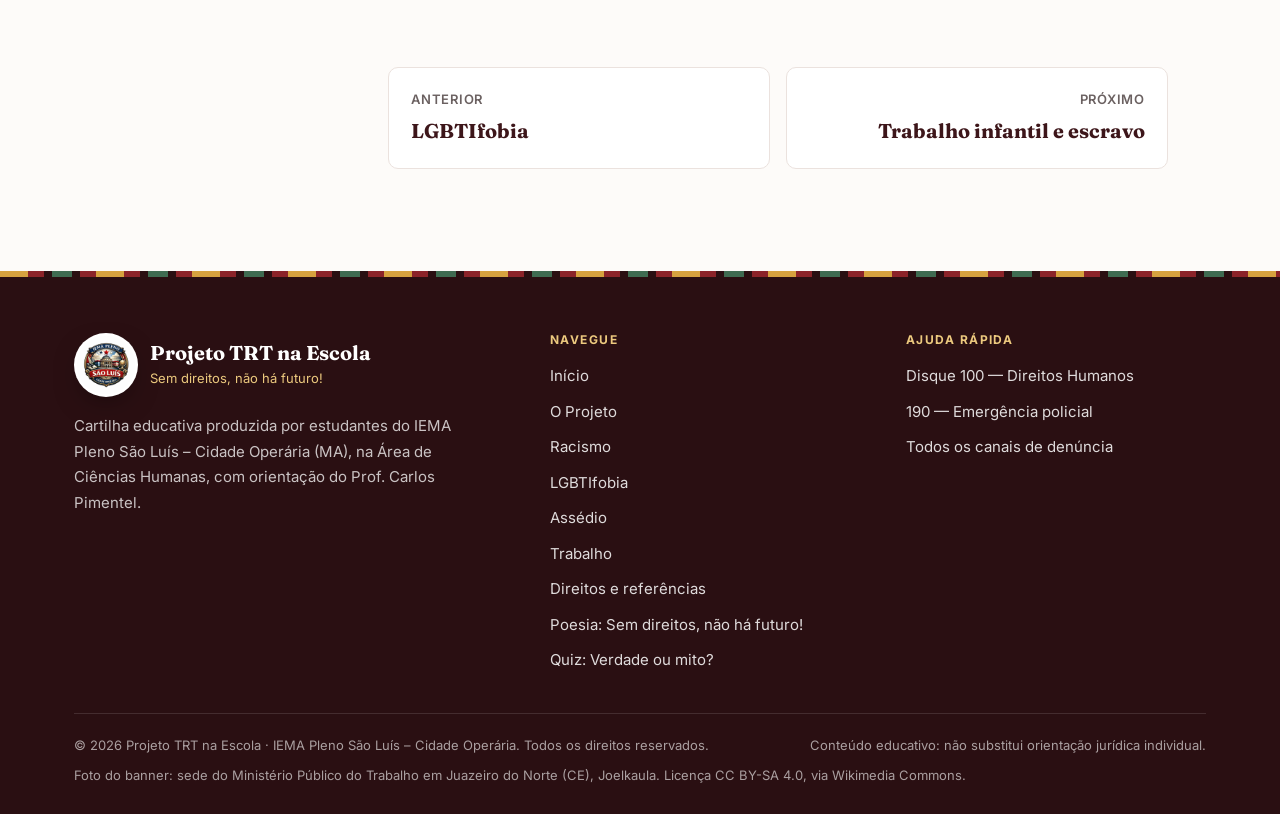
<file: assedio.html>
<!doctype html>
<html lang="pt-BR">
<head>
  <meta charset="utf-8">
  <meta name="viewport" content="width=device-width, initial-scale=1">
  <title>Assédio moral e sexual — TRT na Escola</title>
  <meta name="description" content="O que é assédio moral e assédio sexual no trabalho, o que fazer, como denunciar e quais são as penalidades.">
  <meta name="theme-color" content="#3d161a">
  <meta property="og:type" content="article">
  <meta property="og:locale" content="pt_BR">
  <meta property="og:title" content="Assédio moral e sexual — TRT na Escola">
  <link rel="icon" href="assets/img/favicon.svg" type="image/svg+xml">
  <link rel="preconnect" href="https://fonts.googleapis.com">
  <link rel="preconnect" href="https://fonts.gstatic.com" crossorigin>
  <link href="https://fonts.googleapis.com/css2?family=Fraunces:ital,opsz,wght@0,9..144,500;0,9..144,700;1,9..144,500&family=Inter:wght@400;500;600;700;800&display=swap" rel="stylesheet">
  <link rel="stylesheet" href="assets/css/style.css">
  <script src="assets/js/main.js" defer></script>
</head>
<body>
  <a class="skip-link" href="#conteudo">Pular para o conteúdo</a>

  <header class="site-header">
    <div class="container header-inner">
      <a class="brand" href="index.html" aria-label="Projeto TRT na Escola — página inicial">
        <img class="brand-mark" src="assets/img/favicon.svg" alt="" width="42" height="42">
        <span class="brand-text">
          <strong>TRT na Escola</strong>
          <small>IEMA Pleno São Luís · Cidade Operária</small>
        </span>
      </a>
      <button class="nav-toggle" type="button" aria-expanded="false" aria-controls="menu" aria-label="Abrir menu">
        <svg class="icon icon-open" viewBox="0 0 24 24" aria-hidden="true"><path d="M4 6h16M4 12h16M4 18h16"/></svg>
        <svg class="icon icon-close" viewBox="0 0 24 24" aria-hidden="true"><path d="M18 6 6 18M6 6l12 12"/></svg>
      </button>
      <nav id="menu" class="site-nav" aria-label="Navegação principal">
        <ul>
          <li><a href="index.html">Início</a></li>
          <li><a href="projeto.html">O Projeto</a></li>
          <li><a href="racismo.html">Racismo</a></li>
          <li><a href="lgbtifobia.html">LGBTIfobia</a></li>
          <li><a href="assedio.html" aria-current="page">Assédio</a></li>
          <li><a href="trabalho.html">Trabalho</a></li>
          <li><a href="direitos.html">Direitos</a></li>
          <li><a href="poesia.html">Poesia</a></li>
          <li><a href="quiz.html">Quiz</a></li>
          <li><a class="nav-cta" href="direitos.html#ajuda">Buscar ajuda</a></li>
        </ul>
      </nav>
    </div>
  </header>

  <main id="conteudo">
    <section class="page-hero page-hero--photo page-hero--assedio" aria-labelledby="page-title">
      <div class="container">
        <ol class="breadcrumb">
          <li><a href="index.html">Início</a></li>
          <li aria-current="page">Assédio</li>
        </ol>
        <p class="eyebrow">Tema 7</p>
        <h1 id="page-title">Assédio moral e assédio sexual</h1>
        <p class="lead">Respeito, segurança e dignidade não são favores: são direitos. Saiba identificar, agir e denunciar.</p>
      </div>
    </section>
    <div class="kente" aria-hidden="true"></div>

    <div class="container doc-layout">
      <nav class="toc" aria-label="Nesta página">
        <p class="toc-title">Nesta página</p>
        <ol>
          <li><a href="#moral">Assédio moral</a></li>
          <li><a href="#moral-o-que-fazer">O que fazer: assédio moral</a></li>
          <li><a href="#sexual">Assédio sexual</a></li>
          <li><a href="#sexual-o-que-fazer">O que fazer: assédio sexual</a></li>
          <li><a href="#penalidades">Penalidades</a></li>
        </ol>
      </nav>

      <article class="prose">
        <section class="doc-section" id="moral" aria-labelledby="moral-title">
          <h2 id="moral-title"><span class="section-num">7</span>Assédio moral</h2>
          <p>O assédio moral é caracterizado por toda conduta abusiva, como gestos, palavras e atitudes, que se repete de forma sistemática, atingindo a dignidade, a autoestima, a autodeterminação, a evolução na carreira e a integridade psíquica ou física de um trabalhador.</p>
          <p>Para a configuração do assédio moral, geralmente é necessário que a conduta seja <strong>repetida e prolongada no tempo</strong>, causando humilhação ou sofrimento à vítima. Episódios isolados podem caracterizar dano moral, mas não necessariamente configuram assédio moral.</p>
          <p>Embora a situação mais comum seja o assédio moral partir de um superior para um subordinado, ele também pode ocorrer em outras direções:</p>
          <ul class="chips" aria-label="Quem pode praticar assédio moral">
            <li><svg class="icon" viewBox="0 0 24 24" aria-hidden="true"><path d="M12 5v14M19 12l-7 7-7-7"/></svg>De superior para subordinado</li>
            <li><svg class="icon" viewBox="0 0 24 24" aria-hidden="true"><path d="M5 12h14M12 5l7 7-7 7"/></svg>Entre colegas do mesmo nível</li>
            <li><svg class="icon" viewBox="0 0 24 24" aria-hidden="true"><path d="M12 19V5M5 12l7-7 7 7"/></svg>De subordinados para um superior</li>
          </ul>
          <p>O que importa para identificar o assédio moral não é o nível hierárquico dos envolvidos, mas as características da conduta, como a prática repetida de situações humilhantes no ambiente de trabalho.</p>
        </section>

        <section class="doc-section" id="moral-o-que-fazer" aria-labelledby="moral-fazer-title">
          <h2 id="moral-fazer-title">O que fazer em caso de assédio moral no trabalho?</h2>
          <p>Se você sofrer ou presenciar situações de assédio moral no trabalho, siga estas orientações:</p>
          <ol class="steps">
            <li><strong>Registre os acontecimentos</strong>Anote datas, horários, locais, nomes dos envolvidos, descrição dos fatos e possíveis testemunhas.</li>
            <li><strong>Guarde as provas</strong>Preserve mensagens, e-mails, documentos e outros registros obtidos legalmente.</li>
            <li><strong>Procure apoio</strong>Converse com colegas de confiança, sindicato ou representante dos trabalhadores. Evite ficar a sós com a pessoa assediadora, se possível.</li>
            <li><strong>Denuncie</strong>Procure a ouvidoria, o setor de recursos humanos ou a corregedoria, conforme o caso. Se necessário, procure o Ministério Público do Trabalho (MPT).</li>
            <li><strong>Cuide da sua saúde</strong>Busque atendimento médico ou psicológico se a situação estiver afetando seu bem-estar.</li>
          </ol>
        </section>

        <section class="doc-section" id="sexual" aria-labelledby="sexual-title">
          <h2 id="sexual-title">Assédio sexual</h2>
          <p>O assédio sexual pode atingir tanto mulheres quanto homens. Ele viola a dignidade da pessoa humana e os direitos fundamentais da vítima, como a liberdade, a intimidade, a vida privada, a honra e a igualdade de tratamento, além do direito a um ambiente de trabalho saudável e seguro.</p>
          <p>Além de ser uma conduta reprovável, o assédio sexual pode constituir crime previsto no <strong>artigo 216-A do Código Penal Brasileiro</strong> quando alguém constrange outra pessoa com o objetivo de obter vantagem ou favorecimento sexual, prevalecendo-se de sua condição de superior hierárquico ou de ascendência inerente ao exercício de emprego, cargo ou função.</p>
          <div class="law-box">
            <svg class="icon" viewBox="0 0 24 24" aria-hidden="true"><path d="m21.73 18-8-14a2 2 0 0 0-3.48 0l-8 14A2 2 0 0 0 4 21h16a2 2 0 0 0 1.73-3ZM12 9v4M12 17h.01"/></svg>
            <div>
              <p><strong>Importante:</strong> o crime do art. 216-A do Código Penal exige os elementos descritos na lei, incluindo o uso da posição de superior hierárquico ou ascendência no trabalho. Outras condutas sexuais abusivas também podem ser ilícitas ou configurar outros crimes, conforme o caso.</p>
              <p>A Lei nº 14.457/2022 prevê medidas de prevenção e combate ao assédio sexual e a outras formas de violência no trabalho em contextos abrangidos pela norma.</p>
            </div>
          </div>
        </section>

        <section class="doc-section" id="sexual-o-que-fazer" aria-labelledby="sexual-fazer-title">
          <h2 id="sexual-fazer-title">O que fazer em caso de assédio sexual no trabalho?</h2>
          <p>Se você sofrer ou presenciar assédio sexual, siga estas orientações:</p>
          <ol class="steps">
            <li><strong>Registre os fatos</strong>Anote datas, horários, locais, descrição das condutas e nomes de possíveis testemunhas.</li>
            <li><strong>Guarde as provas</strong>Preserve mensagens, e-mails, fotografias e outros registros relevantes obtidos legalmente.</li>
            <li><strong>Busque apoio</strong>Converse com pessoas de confiança e evite ficar a sós com o assediador, se possível.</li>
            <li><strong>Denuncie</strong>Procure a ouvidoria, a corregedoria, o sindicato ou o setor responsável da instituição.</li>
            <li><strong>Procure ajuda especializada</strong>Denuncie ao Ministério Público do Trabalho (MPT) ou à Polícia Civil, conforme o caso.</li>
            <li><strong>Cuide de sua saúde</strong>Procure apoio psicológico ou atendimento de saúde, se necessário.</li>
          </ol>
          <aside class="callout">
            <span class="callout-label">No ambiente de trabalho</span>
            <p>Respeito, segurança e dignidade não são favores: são direitos.</p>
          </aside>
        </section>

        <section class="doc-section" id="penalidades" aria-labelledby="penalidades-title">
          <h2 id="penalidades-title">Quais as penalidades para os casos de assédio?</h2>
          <div class="penalty-grid">
            <div class="penalty-card">
              <h3>Assédio moral</h3>
              <ul>
                <li><strong>Indenização por danos morais:</strong> o responsável pode ser condenado a indenizar a vítima.</li>
                <li><strong>Punições disciplinares:</strong> advertência, suspensão ou demissão, conforme a legislação aplicável e a gravidade da conduta.</li>
                <li><strong>Rescisão indireta:</strong> no emprego regido pela CLT, a vítima pode buscar judicialmente o encerramento do contrato com os direitos correspondentes, quando preenchidos os requisitos legais.</li>
                <li><strong>Responsabilização criminal:</strong> dependendo dos atos praticados, podem existir crimes específicos, como ameaça, injúria ou difamação. O assédio moral, por si só, não possui uma pena criminal geral específica.</li>
              </ul>
            </div>
            <div class="penalty-card">
              <h3>Assédio sexual</h3>
              <ul>
                <li><strong>Pena criminal:</strong> o artigo 216-A do Código Penal prevê detenção de 1 a 2 anos para o crime de assédio sexual. A pena pode aumentar em até um terço quando a vítima é menor de 18 anos.</li>
                <li><strong>Punições no trabalho:</strong> o responsável pode sofrer sanções disciplinares, inclusive demissão por justa causa, conforme o caso.</li>
                <li><strong>Indenização:</strong> pode ser condenado a reparar os danos morais e materiais causados à vítima.</li>
                <li><strong>Outros crimes:</strong> atos como toques sexuais sem consentimento podem configurar outros delitos, com penas próprias, conforme as circunstâncias.</li>
              </ul>
            </div>
          </div>
        </section>

        <nav class="page-nav" aria-label="Navegação entre páginas">
          <a href="lgbtifobia.html"><small>Anterior</small><span>LGBTIfobia</span></a>
          <a class="next" href="trabalho.html"><small>Próximo</small><span>Trabalho infantil e escravo</span></a>
        </nav>
      </article>
    </div>
  </main>

  <footer class="site-footer">
    <div class="kente" aria-hidden="true"></div>
    <div class="container">
      <div class="footer-grid">
        <div>
          <div class="footer-brand">
            <img class="school-seal footer-seal" src="assets/img/logo-iema.png" alt="Logo do IEMA Pleno São Luís – Cidade Operária" width="64" height="64">
            <div><strong>Projeto TRT na Escola</strong><small>Sem direitos, não há futuro!</small></div>
          </div>
          <p>Cartilha educativa produzida por estudantes do IEMA Pleno São Luís – Cidade Operária (MA), na Área de Ciências Humanas, com orientação do Prof. Carlos Pimentel.</p>
        </div>
        <nav aria-label="Rodapé">
          <h2>Navegue</h2>
          <ul>
            <li><a href="index.html">Início</a></li>
            <li><a href="projeto.html">O Projeto</a></li>
            <li><a href="racismo.html">Racismo</a></li>
            <li><a href="lgbtifobia.html">LGBTIfobia</a></li>
            <li><a href="assedio.html">Assédio</a></li>
            <li><a href="trabalho.html">Trabalho</a></li>
            <li><a href="direitos.html">Direitos e referências</a></li>
            <li><a href="poesia.html">Poesia: Sem direitos, não há futuro!</a></li>
            <li><a href="quiz.html">Quiz: Verdade ou mito?</a></li>
          </ul>
        </nav>
        <div>
          <h2>Ajuda rápida</h2>
          <ul>
            <li><a href="tel:100">Disque 100 — Direitos Humanos</a></li>
            <li><a href="tel:190">190 — Emergência policial</a></li>
            <li><a href="direitos.html#ajuda">Todos os canais de denúncia</a></li>
          </ul>
        </div>
      </div>
      <div class="footer-bottom">
        <p>© <span data-year>2026</span> Projeto TRT na Escola · IEMA Pleno São Luís – Cidade Operária. Todos os direitos reservados.</p>
        <p>Conteúdo educativo: não substitui orientação jurídica individual.</p>
        <p class="photo-credits">Foto do banner: <a href="https://commons.wikimedia.org/wiki/File:Ministério_Público_do_Trabalho_em_Juazeiro_do_Norte.jpg" target="_blank" rel="noopener">sede do Ministério Público do Trabalho em Juazeiro do Norte (CE)</a>, Joelkaula. Licença CC BY-SA 4.0, via Wikimedia Commons.</p>
      </div>
    </div>
  </footer>

  <button class="to-top" type="button" aria-label="Voltar ao topo">
    <svg class="icon" viewBox="0 0 24 24" aria-hidden="true"><path d="m5 12 7-7 7 7M12 19V5"/></svg>
  </button>
</body>
</html>
</file>
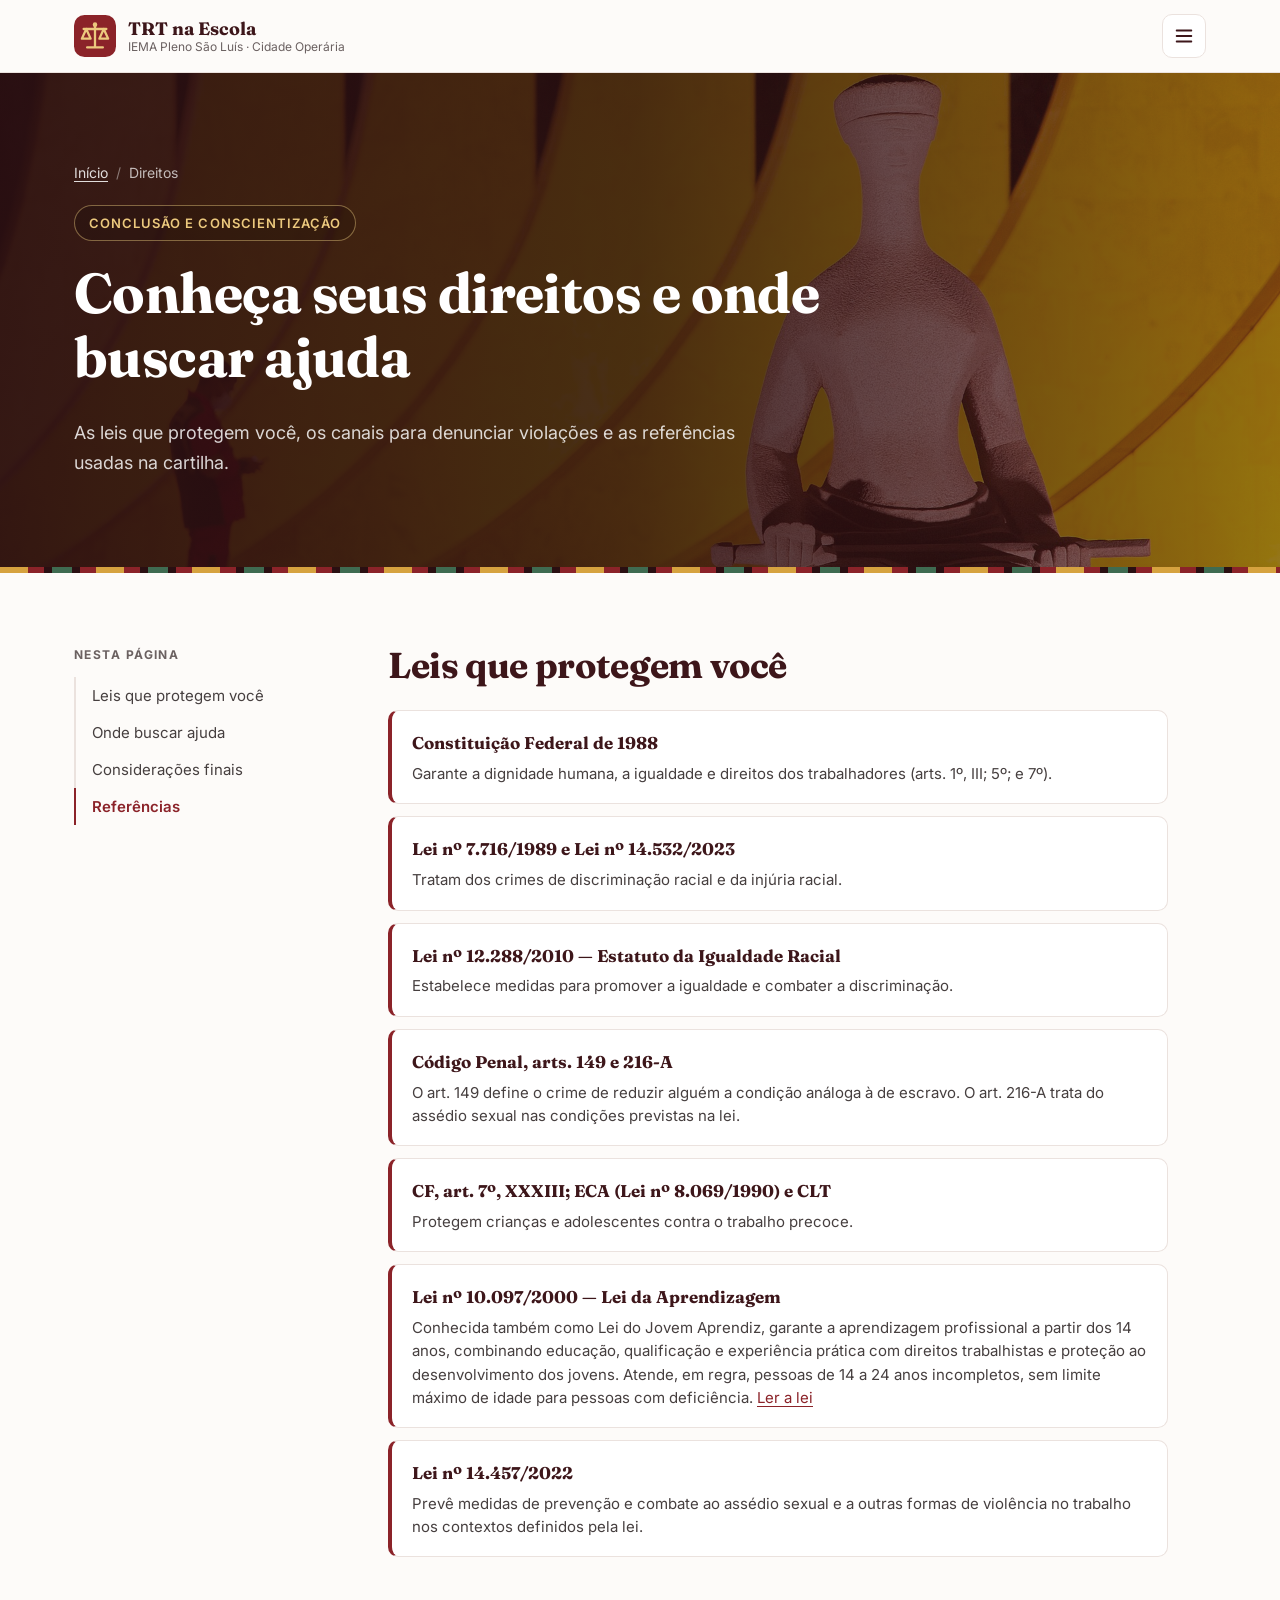
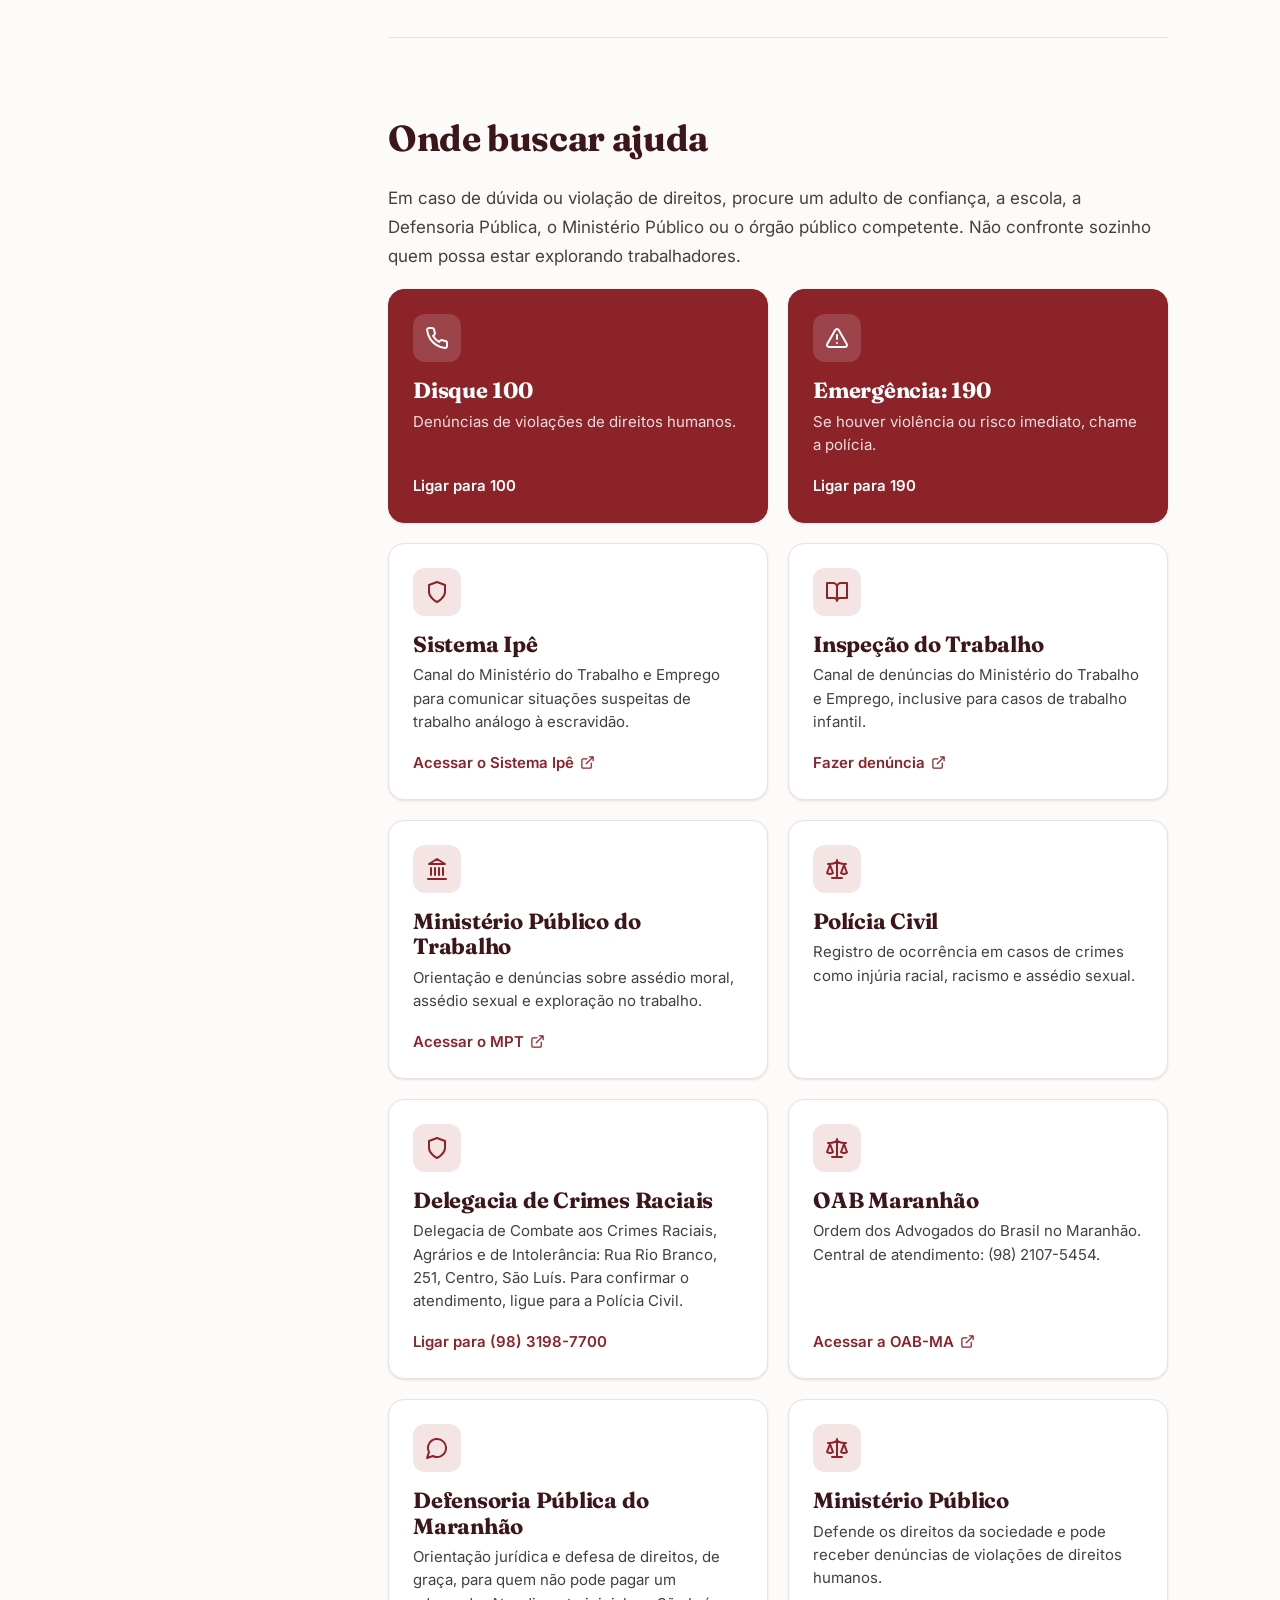
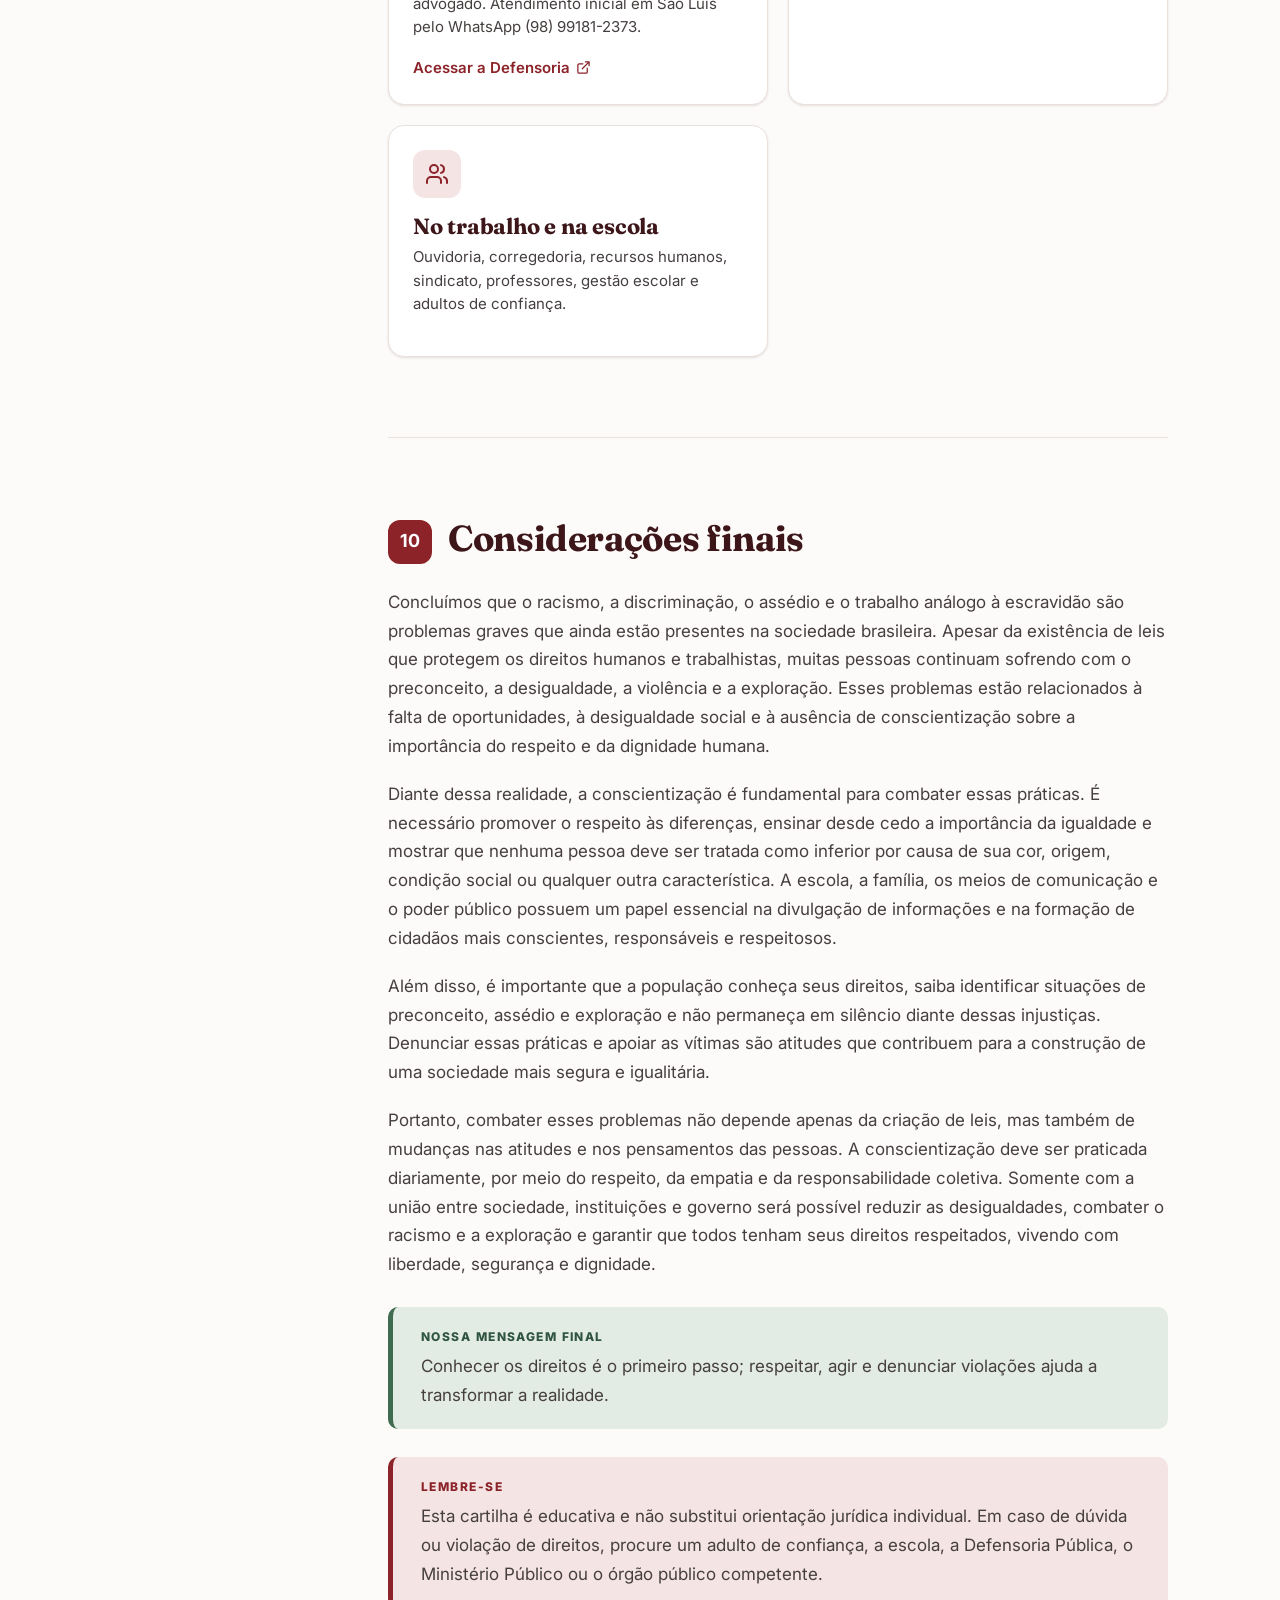
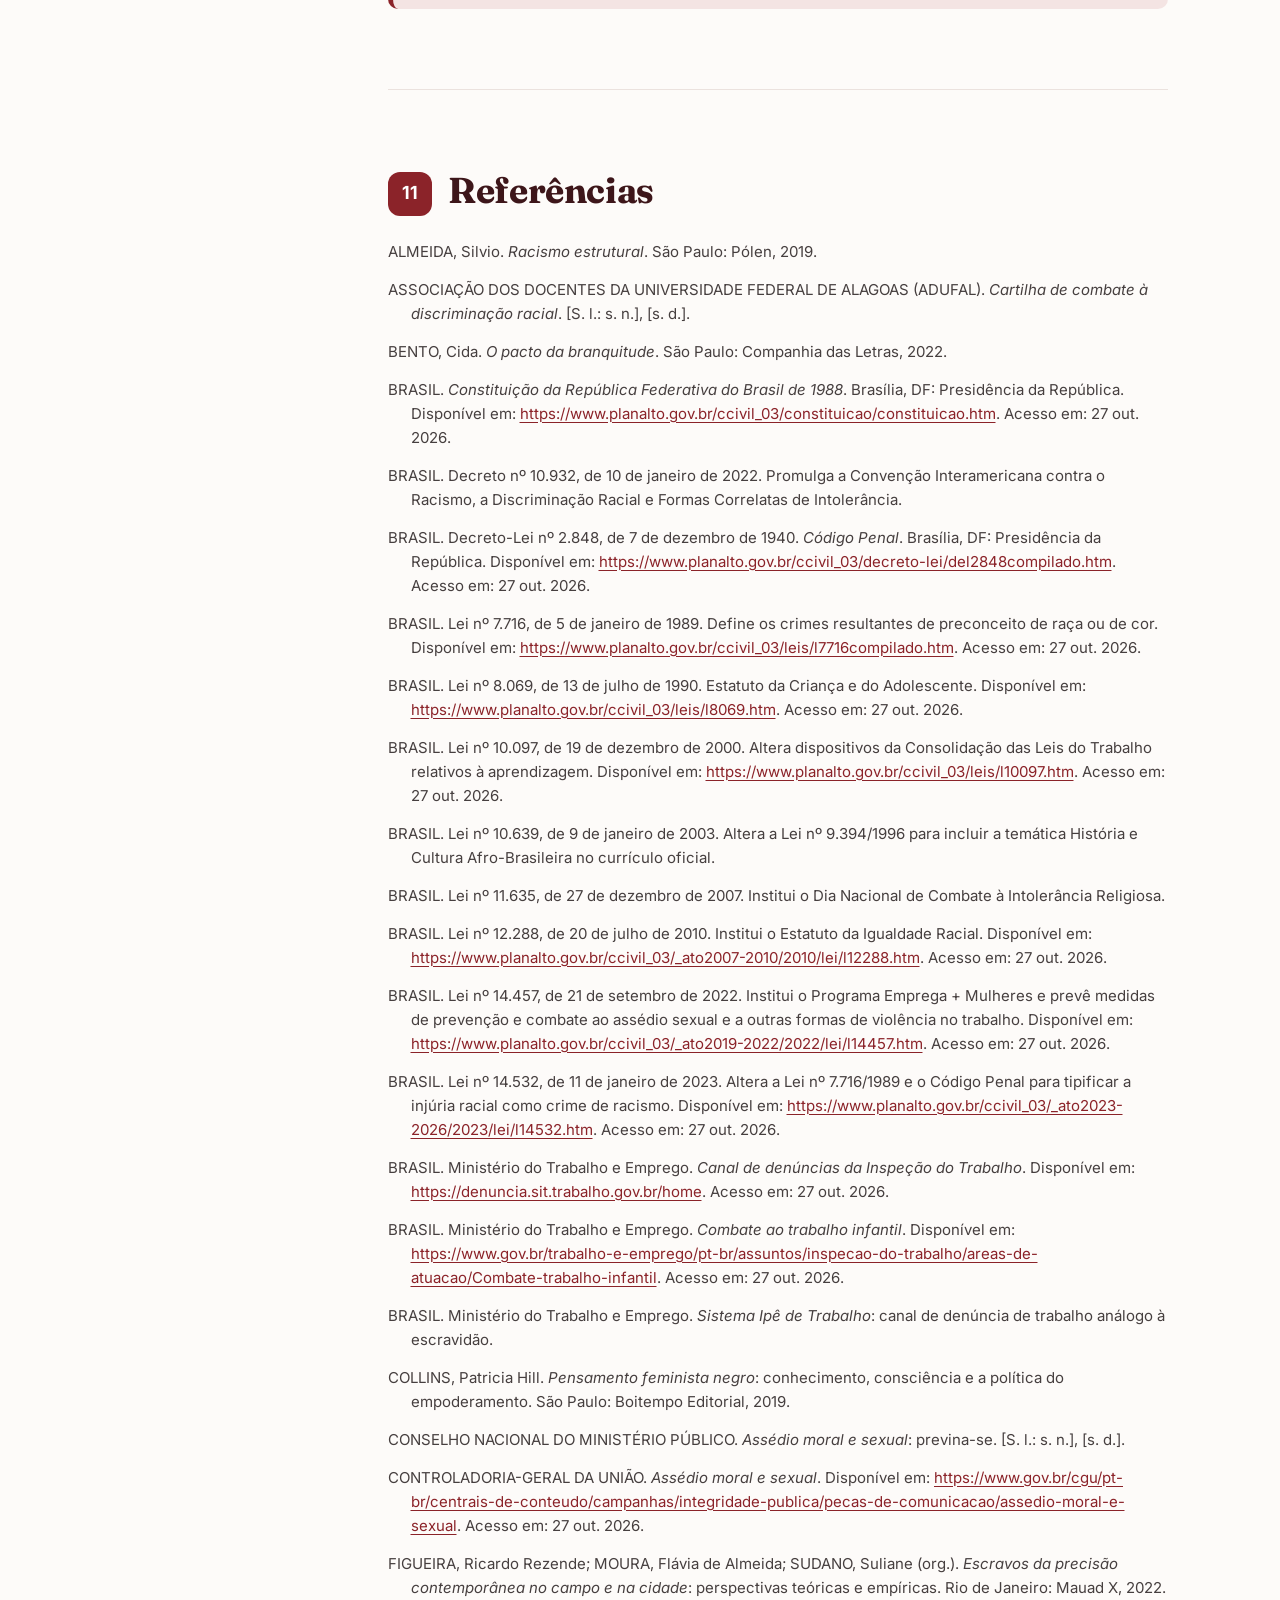
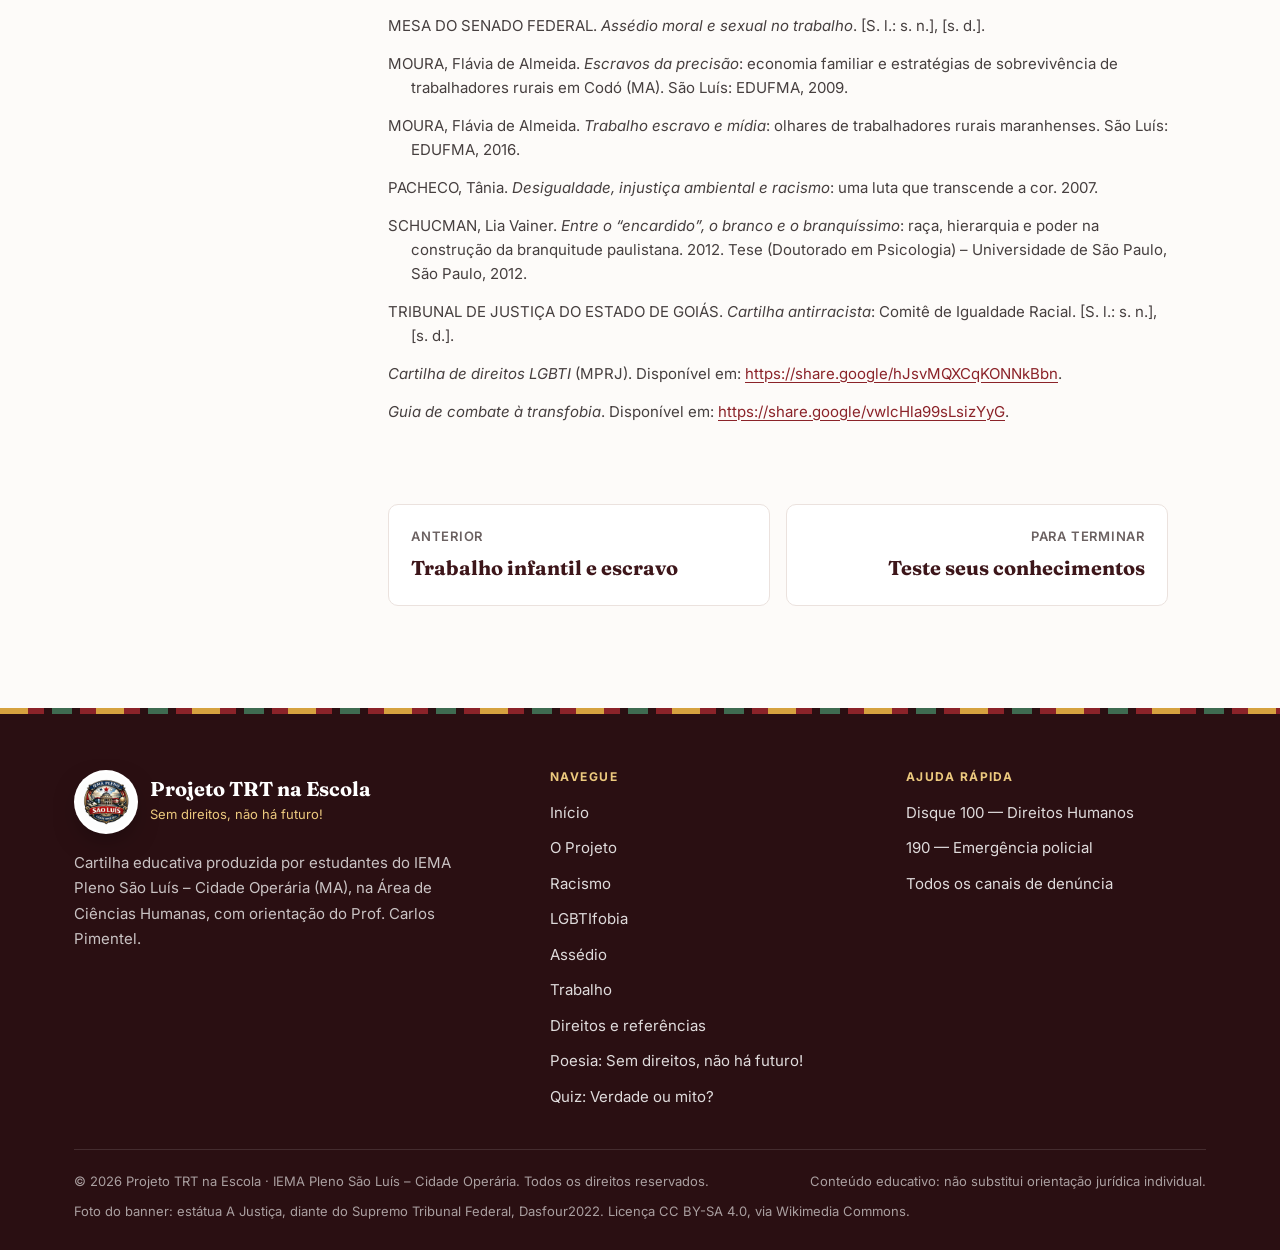
<file: direitos.html>
<!doctype html>
<html lang="pt-BR">
<head>
  <meta charset="utf-8">
  <meta name="viewport" content="width=device-width, initial-scale=1">
  <title>Direitos e ajuda — TRT na Escola</title>
  <meta name="description" content="Leis que protegem você, canais para denunciar violações de direitos, considerações finais e referências da cartilha.">
  <meta name="theme-color" content="#3d161a">
  <meta property="og:type" content="article">
  <meta property="og:locale" content="pt_BR">
  <meta property="og:title" content="Direitos e ajuda — TRT na Escola">
  <link rel="icon" href="assets/img/favicon.svg" type="image/svg+xml">
  <link rel="preconnect" href="https://fonts.googleapis.com">
  <link rel="preconnect" href="https://fonts.gstatic.com" crossorigin>
  <link href="https://fonts.googleapis.com/css2?family=Fraunces:ital,opsz,wght@0,9..144,500;0,9..144,700;1,9..144,500&family=Inter:wght@400;500;600;700;800&display=swap" rel="stylesheet">
  <link rel="stylesheet" href="assets/css/style.css">
  <script src="assets/js/main.js" defer></script>
</head>
<body>
  <a class="skip-link" href="#conteudo">Pular para o conteúdo</a>

  <header class="site-header">
    <div class="container header-inner">
      <a class="brand" href="index.html" aria-label="Projeto TRT na Escola — página inicial">
        <img class="brand-mark" src="assets/img/favicon.svg" alt="" width="42" height="42">
        <span class="brand-text">
          <strong>TRT na Escola</strong>
          <small>IEMA Pleno São Luís · Cidade Operária</small>
        </span>
      </a>
      <button class="nav-toggle" type="button" aria-expanded="false" aria-controls="menu" aria-label="Abrir menu">
        <svg class="icon icon-open" viewBox="0 0 24 24" aria-hidden="true"><path d="M4 6h16M4 12h16M4 18h16"/></svg>
        <svg class="icon icon-close" viewBox="0 0 24 24" aria-hidden="true"><path d="M18 6 6 18M6 6l12 12"/></svg>
      </button>
      <nav id="menu" class="site-nav" aria-label="Navegação principal">
        <ul>
          <li><a href="index.html">Início</a></li>
          <li><a href="projeto.html">O Projeto</a></li>
          <li><a href="racismo.html">Racismo</a></li>
          <li><a href="lgbtifobia.html">LGBTIfobia</a></li>
          <li><a href="assedio.html">Assédio</a></li>
          <li><a href="trabalho.html">Trabalho</a></li>
          <li><a href="direitos.html" aria-current="page">Direitos</a></li>
          <li><a href="poesia.html">Poesia</a></li>
          <li><a href="quiz.html">Quiz</a></li>
          <li><a class="nav-cta" href="direitos.html#ajuda">Buscar ajuda</a></li>
        </ul>
      </nav>
    </div>
  </header>

  <main id="conteudo">
    <section class="page-hero page-hero--photo page-hero--direitos" aria-labelledby="page-title">
      <div class="container">
        <ol class="breadcrumb">
          <li><a href="index.html">Início</a></li>
          <li aria-current="page">Direitos</li>
        </ol>
        <p class="eyebrow">Conclusão e conscientização</p>
        <h1 id="page-title">Conheça seus direitos e onde buscar ajuda</h1>
        <p class="lead">As leis que protegem você, os canais para denunciar violações e as referências usadas na cartilha.</p>
      </div>
    </section>
    <div class="kente" aria-hidden="true"></div>

    <div class="container doc-layout">
      <nav class="toc" aria-label="Nesta página">
        <p class="toc-title">Nesta página</p>
        <ol>
          <li><a href="#leis">Leis que protegem você</a></li>
          <li><a href="#ajuda">Onde buscar ajuda</a></li>
          <li><a href="#consideracoes">Considerações finais</a></li>
          <li><a href="#referencias">Referências</a></li>
        </ol>
      </nav>

      <article class="prose">
        <section class="doc-section" id="leis" aria-labelledby="leis-title">
          <h2 id="leis-title">Leis que protegem você</h2>
          <ul class="law-list">
            <li><strong>Constituição Federal de 1988</strong><span>Garante a dignidade humana, a igualdade e direitos dos trabalhadores (arts. 1º, III; 5º; e 7º).</span></li>
            <li><strong>Lei nº 7.716/1989 e Lei nº 14.532/2023</strong><span>Tratam dos crimes de discriminação racial e da injúria racial.</span></li>
            <li><strong>Lei nº 12.288/2010 — Estatuto da Igualdade Racial</strong><span>Estabelece medidas para promover a igualdade e combater a discriminação.</span></li>
            <li><strong>Código Penal, arts. 149 e 216-A</strong><span>O art. 149 define o crime de reduzir alguém a condição análoga à de escravo. O art. 216-A trata do assédio sexual nas condições previstas na lei.</span></li>
            <li><strong>CF, art. 7º, XXXIII; ECA (Lei nº 8.069/1990) e CLT</strong><span>Protegem crianças e adolescentes contra o trabalho precoce.</span></li>
            <li><strong>Lei nº 10.097/2000 — Lei da Aprendizagem</strong><span>Conhecida também como Lei do Jovem Aprendiz, garante a aprendizagem profissional a partir dos 14 anos, combinando educação, qualificação e experiência prática com direitos trabalhistas e proteção ao desenvolvimento dos jovens. Atende, em regra, pessoas de 14 a 24 anos incompletos, sem limite máximo de idade para pessoas com deficiência. <a href="https://www.planalto.gov.br/ccivil_03/leis/l10097.htm" target="_blank" rel="noopener">Ler a lei</a></span></li>
            <li><strong>Lei nº 14.457/2022</strong><span>Prevê medidas de prevenção e combate ao assédio sexual e a outras formas de violência no trabalho nos contextos definidos pela lei.</span></li>
          </ul>
        </section>

        <section class="doc-section" id="ajuda" aria-labelledby="ajuda-title">
          <h2 id="ajuda-title">Onde buscar ajuda</h2>
          <p>Em caso de dúvida ou violação de direitos, procure um adulto de confiança, a escola, a Defensoria Pública, o Ministério Público ou o órgão público competente. Não confronte sozinho quem possa estar explorando trabalhadores.</p>

          <div class="help-grid">
            <div class="help-card help-card--urgent">
              <span class="help-icon"><svg class="icon" viewBox="0 0 24 24" aria-hidden="true"><path d="M22 16.92v3a2 2 0 0 1-2.18 2 19.79 19.79 0 0 1-8.63-3.07 19.5 19.5 0 0 1-6-6 19.79 19.79 0 0 1-3.07-8.67A2 2 0 0 1 4.11 2h3a2 2 0 0 1 2 1.72c.13.96.36 1.9.7 2.81a2 2 0 0 1-.45 2.11L8.09 9.91a16 16 0 0 0 6 6l1.27-1.27a2 2 0 0 1 2.11-.45c.91.34 1.85.57 2.81.7A2 2 0 0 1 22 16.92z"/></svg></span>
              <h3>Disque 100</h3>
              <p>Denúncias de violações de direitos humanos.</p>
              <a class="help-action" href="tel:100">Ligar para 100</a>
            </div>
            <div class="help-card help-card--urgent">
              <span class="help-icon"><svg class="icon" viewBox="0 0 24 24" aria-hidden="true"><path d="m21.73 18-8-14a2 2 0 0 0-3.48 0l-8 14A2 2 0 0 0 4 21h16a2 2 0 0 0 1.73-3ZM12 9v4M12 17h.01"/></svg></span>
              <h3>Emergência: 190</h3>
              <p>Se houver violência ou risco imediato, chame a polícia.</p>
              <a class="help-action" href="tel:190">Ligar para 190</a>
            </div>
            <div class="help-card">
              <span class="help-icon"><svg class="icon" viewBox="0 0 24 24" aria-hidden="true"><path d="M12 22s8-4 8-10V5l-8-3-8 3v7c0 6 8 10 8 10z"/></svg></span>
              <h3>Sistema Ipê</h3>
              <p>Canal do Ministério do Trabalho e Emprego para comunicar situações suspeitas de trabalho análogo à escravidão.</p>
              <a class="help-action" href="https://ipe.sit.trabalho.gov.br/" target="_blank" rel="noopener">Acessar o Sistema Ipê
                <svg class="icon" viewBox="0 0 24 24" aria-hidden="true"><path d="M18 13v6a2 2 0 0 1-2 2H5a2 2 0 0 1-2-2V8a2 2 0 0 1 2-2h6M15 3h6v6M10 14 21 3"/></svg></a>
            </div>
            <div class="help-card">
              <span class="help-icon"><svg class="icon" viewBox="0 0 24 24" aria-hidden="true"><path d="M2 3h6a4 4 0 0 1 4 4v14a3 3 0 0 0-3-3H2zM22 3h-6a4 4 0 0 0-4 4v14a3 3 0 0 1 3-3h7z"/></svg></span>
              <h3>Inspeção do Trabalho</h3>
              <p>Canal de denúncias do Ministério do Trabalho e Emprego, inclusive para casos de trabalho infantil.</p>
              <a class="help-action" href="https://denuncia.sit.trabalho.gov.br/home" target="_blank" rel="noopener">Fazer denúncia
                <svg class="icon" viewBox="0 0 24 24" aria-hidden="true"><path d="M18 13v6a2 2 0 0 1-2 2H5a2 2 0 0 1-2-2V8a2 2 0 0 1 2-2h6M15 3h6v6M10 14 21 3"/></svg></a>
            </div>
            <div class="help-card">
              <span class="help-icon"><svg class="icon" viewBox="0 0 24 24" aria-hidden="true"><path d="M3 22h18M6 18v-7M10 18v-7M14 18v-7M18 18v-7M12 2l8 5H4z"/></svg></span>
              <h3>Ministério Público do Trabalho</h3>
              <p>Orientação e denúncias sobre assédio moral, assédio sexual e exploração no trabalho.</p>
              <a class="help-action" href="https://mpt.mp.br/" target="_blank" rel="noopener">Acessar o MPT
                <svg class="icon" viewBox="0 0 24 24" aria-hidden="true"><path d="M18 13v6a2 2 0 0 1-2 2H5a2 2 0 0 1-2-2V8a2 2 0 0 1 2-2h6M15 3h6v6M10 14 21 3"/></svg></a>
            </div>
            <div class="help-card">
              <span class="help-icon"><svg class="icon" viewBox="0 0 24 24" aria-hidden="true"><path d="m16 16 3-8 3 8c-.87.65-1.92 1-3 1s-2.13-.35-3-1ZM2 16l3-8 3 8c-.87.65-1.92 1-3 1s-2.13-.35-3-1ZM7 21h10M12 3v18M3 7h2c2 0 5-1 7-2 2 1 5 2 7 2h2"/></svg></span>
              <h3>Polícia Civil</h3>
              <p>Registro de ocorrência em casos de crimes como injúria racial, racismo e assédio sexual.</p>
            </div>
            <div class="help-card">
              <span class="help-icon"><svg class="icon" viewBox="0 0 24 24" aria-hidden="true"><path d="M12 22s8-4 8-10V5l-8-3-8 3v7c0 6 8 10 8 10z"/></svg></span>
              <h3>Delegacia de Crimes Raciais</h3>
              <p>Delegacia de Combate aos Crimes Raciais, Agrários e de Intolerância: Rua Rio Branco, 251, Centro, São Luís. Para confirmar o atendimento, ligue para a Polícia Civil.</p>
              <a class="help-action" href="tel:+559831987700">Ligar para (98) 3198-7700</a>
            </div>
            <div class="help-card">
              <span class="help-icon"><svg class="icon" viewBox="0 0 24 24" aria-hidden="true"><path d="m16 16 3-8 3 8c-.87.65-1.92 1-3 1s-2.13-.35-3-1ZM2 16l3-8 3 8c-.87.65-1.92 1-3 1s-2.13-.35-3-1ZM7 21h10M12 3v18M3 7h2c2 0 5-1 7-2 2 1 5 2 7 2h2"/></svg></span>
              <h3>OAB Maranhão</h3>
              <p>Ordem dos Advogados do Brasil no Maranhão. Central de atendimento: (98) 2107-5454.</p>
              <a class="help-action" href="https://www.oabma.org.br/" target="_blank" rel="noopener">Acessar a OAB-MA
                <svg class="icon" viewBox="0 0 24 24" aria-hidden="true"><path d="M18 13v6a2 2 0 0 1-2 2H5a2 2 0 0 1-2-2V8a2 2 0 0 1 2-2h6M15 3h6v6M10 14 21 3"/></svg></a>
            </div>
            <div class="help-card">
              <span class="help-icon"><svg class="icon" viewBox="0 0 24 24" aria-hidden="true"><path d="M7.9 20A9 9 0 1 0 4 16.1L2 22Z"/></svg></span>
              <h3>Defensoria Pública do Maranhão</h3>
              <p>Orientação jurídica e defesa de direitos, de graça, para quem não pode pagar um advogado. Atendimento inicial em São Luís pelo WhatsApp (98) 99181-2373.</p>
              <a class="help-action" href="https://defensoria.ma.def.br/" target="_blank" rel="noopener">Acessar a Defensoria
                <svg class="icon" viewBox="0 0 24 24" aria-hidden="true"><path d="M18 13v6a2 2 0 0 1-2 2H5a2 2 0 0 1-2-2V8a2 2 0 0 1 2-2h6M15 3h6v6M10 14 21 3"/></svg></a>
            </div>
            <div class="help-card">
              <span class="help-icon"><svg class="icon" viewBox="0 0 24 24" aria-hidden="true"><path d="m16 16 3-8 3 8c-.87.65-1.92 1-3 1s-2.13-.35-3-1ZM2 16l3-8 3 8c-.87.65-1.92 1-3 1s-2.13-.35-3-1ZM7 21h10M12 3v18M3 7h2c2 0 5-1 7-2 2 1 5 2 7 2h2"/></svg></span>
              <h3>Ministério Público</h3>
              <p>Defende os direitos da sociedade e pode receber denúncias de violações de direitos humanos.</p>
            </div>
            <div class="help-card">
              <span class="help-icon"><svg class="icon" viewBox="0 0 24 24" aria-hidden="true"><path d="M16 21v-2a4 4 0 0 0-4-4H6a4 4 0 0 0-4 4v2M22 21v-2a4 4 0 0 0-3-3.87M16 3.13a4 4 0 0 1 0 7.75"/><circle cx="9" cy="7" r="4"/></svg></span>
              <h3>No trabalho e na escola</h3>
              <p>Ouvidoria, corregedoria, recursos humanos, sindicato, professores, gestão escolar e adultos de confiança.</p>
            </div>
          </div>
        </section>

        <section class="doc-section" id="consideracoes" aria-labelledby="consideracoes-title">
          <h2 id="consideracoes-title"><span class="section-num">10</span>Considerações finais</h2>
          <p>Concluímos que o racismo, a discriminação, o assédio e o trabalho análogo à escravidão são problemas graves que ainda estão presentes na sociedade brasileira. Apesar da existência de leis que protegem os direitos humanos e trabalhistas, muitas pessoas continuam sofrendo com o preconceito, a desigualdade, a violência e a exploração. Esses problemas estão relacionados à falta de oportunidades, à desigualdade social e à ausência de conscientização sobre a importância do respeito e da dignidade humana.</p>
          <p>Diante dessa realidade, a conscientização é fundamental para combater essas práticas. É necessário promover o respeito às diferenças, ensinar desde cedo a importância da igualdade e mostrar que nenhuma pessoa deve ser tratada como inferior por causa de sua cor, origem, condição social ou qualquer outra característica. A escola, a família, os meios de comunicação e o poder público possuem um papel essencial na divulgação de informações e na formação de cidadãos mais conscientes, responsáveis e respeitosos.</p>
          <p>Além disso, é importante que a população conheça seus direitos, saiba identificar situações de preconceito, assédio e exploração e não permaneça em silêncio diante dessas injustiças. Denunciar essas práticas e apoiar as vítimas são atitudes que contribuem para a construção de uma sociedade mais segura e igualitária.</p>
          <p>Portanto, combater esses problemas não depende apenas da criação de leis, mas também de mudanças nas atitudes e nos pensamentos das pessoas. A conscientização deve ser praticada diariamente, por meio do respeito, da empatia e da responsabilidade coletiva. Somente com a união entre sociedade, instituições e governo será possível reduzir as desigualdades, combater o racismo e a exploração e garantir que todos tenham seus direitos respeitados, vivendo com liberdade, segurança e dignidade.</p>
          <aside class="callout callout--sage">
            <span class="callout-label">Nossa mensagem final</span>
            <p>Conhecer os direitos é o primeiro passo; respeitar, agir e denunciar violações ajuda a transformar a realidade.</p>
          </aside>
          <aside class="callout">
            <span class="callout-label">Lembre-se</span>
            <p>Esta cartilha é educativa e não substitui orientação jurídica individual. Em caso de dúvida ou violação de direitos, procure um adulto de confiança, a escola, a Defensoria Pública, o Ministério Público ou o órgão público competente.</p>
          </aside>
        </section>

        <section class="doc-section" id="referencias" aria-labelledby="referencias-title">
          <h2 id="referencias-title"><span class="section-num">11</span>Referências</h2>
          <ul class="refs">
            <li>ALMEIDA, Silvio. <em>Racismo estrutural</em>. São Paulo: Pólen, 2019.</li>
            <li>ASSOCIAÇÃO DOS DOCENTES DA UNIVERSIDADE FEDERAL DE ALAGOAS (ADUFAL). <em>Cartilha de combate à discriminação racial</em>. [S. l.: s. n.], [s. d.].</li>
            <li>BENTO, Cida. <em>O pacto da branquitude</em>. São Paulo: Companhia das Letras, 2022.</li>
            <li>BRASIL. <em>Constituição da República Federativa do Brasil de 1988</em>. Brasília, DF: Presidência da República. Disponível em: <a href="https://www.planalto.gov.br/ccivil_03/constituicao/constituicao.htm" target="_blank" rel="noopener">https://www.planalto.gov.br/ccivil_03/constituicao/constituicao.htm</a>. Acesso em: 27 out. 2026.</li>
            <li>BRASIL. Decreto nº 10.932, de 10 de janeiro de 2022. Promulga a Convenção Interamericana contra o Racismo, a Discriminação Racial e Formas Correlatas de Intolerância.</li>
            <li>BRASIL. Decreto-Lei nº 2.848, de 7 de dezembro de 1940. <em>Código Penal</em>. Brasília, DF: Presidência da República. Disponível em: <a href="https://www.planalto.gov.br/ccivil_03/decreto-lei/del2848compilado.htm" target="_blank" rel="noopener">https://www.planalto.gov.br/ccivil_03/decreto-lei/del2848compilado.htm</a>. Acesso em: 27 out. 2026.</li>
            <li>BRASIL. Lei nº 7.716, de 5 de janeiro de 1989. Define os crimes resultantes de preconceito de raça ou de cor. Disponível em: <a href="https://www.planalto.gov.br/ccivil_03/leis/l7716compilado.htm" target="_blank" rel="noopener">https://www.planalto.gov.br/ccivil_03/leis/l7716compilado.htm</a>. Acesso em: 27 out. 2026.</li>
            <li>BRASIL. Lei nº 8.069, de 13 de julho de 1990. Estatuto da Criança e do Adolescente. Disponível em: <a href="https://www.planalto.gov.br/ccivil_03/leis/l8069.htm" target="_blank" rel="noopener">https://www.planalto.gov.br/ccivil_03/leis/l8069.htm</a>. Acesso em: 27 out. 2026.</li>
            <li>BRASIL. Lei nº 10.097, de 19 de dezembro de 2000. Altera dispositivos da Consolidação das Leis do Trabalho relativos à aprendizagem. Disponível em: <a href="https://www.planalto.gov.br/ccivil_03/leis/l10097.htm" target="_blank" rel="noopener">https://www.planalto.gov.br/ccivil_03/leis/l10097.htm</a>. Acesso em: 27 out. 2026.</li>
            <li>BRASIL. Lei nº 10.639, de 9 de janeiro de 2003. Altera a Lei nº 9.394/1996 para incluir a temática História e Cultura Afro-Brasileira no currículo oficial.</li>
            <li>BRASIL. Lei nº 11.635, de 27 de dezembro de 2007. Institui o Dia Nacional de Combate à Intolerância Religiosa.</li>
            <li>BRASIL. Lei nº 12.288, de 20 de julho de 2010. Institui o Estatuto da Igualdade Racial. Disponível em: <a href="https://www.planalto.gov.br/ccivil_03/_ato2007-2010/2010/lei/l12288.htm" target="_blank" rel="noopener">https://www.planalto.gov.br/ccivil_03/_ato2007-2010/2010/lei/l12288.htm</a>. Acesso em: 27 out. 2026.</li>
            <li>BRASIL. Lei nº 14.457, de 21 de setembro de 2022. Institui o Programa Emprega + Mulheres e prevê medidas de prevenção e combate ao assédio sexual e a outras formas de violência no trabalho. Disponível em: <a href="https://www.planalto.gov.br/ccivil_03/_ato2019-2022/2022/lei/l14457.htm" target="_blank" rel="noopener">https://www.planalto.gov.br/ccivil_03/_ato2019-2022/2022/lei/l14457.htm</a>. Acesso em: 27 out. 2026.</li>
            <li>BRASIL. Lei nº 14.532, de 11 de janeiro de 2023. Altera a Lei nº 7.716/1989 e o Código Penal para tipificar a injúria racial como crime de racismo. Disponível em: <a href="https://www.planalto.gov.br/ccivil_03/_ato2023-2026/2023/lei/l14532.htm" target="_blank" rel="noopener">https://www.planalto.gov.br/ccivil_03/_ato2023-2026/2023/lei/l14532.htm</a>. Acesso em: 27 out. 2026.</li>
            <li>BRASIL. Ministério do Trabalho e Emprego. <em>Canal de denúncias da Inspeção do Trabalho</em>. Disponível em: <a href="https://denuncia.sit.trabalho.gov.br/home" target="_blank" rel="noopener">https://denuncia.sit.trabalho.gov.br/home</a>. Acesso em: 27 out. 2026.</li>
            <li>BRASIL. Ministério do Trabalho e Emprego. <em>Combate ao trabalho infantil</em>. Disponível em: <a href="https://www.gov.br/trabalho-e-emprego/pt-br/assuntos/inspecao-do-trabalho/areas-de-atuacao/Combate-trabalho-infantil" target="_blank" rel="noopener">https://www.gov.br/trabalho-e-emprego/pt-br/assuntos/inspecao-do-trabalho/areas-de-atuacao/Combate-trabalho-infantil</a>. Acesso em: 27 out. 2026.</li>
            <li>BRASIL. Ministério do Trabalho e Emprego. <em>Sistema Ipê de Trabalho</em>: canal de denúncia de trabalho análogo à escravidão.</li>
            <li>COLLINS, Patricia Hill. <em>Pensamento feminista negro</em>: conhecimento, consciência e a política do empoderamento. São Paulo: Boitempo Editorial, 2019.</li>
            <li>CONSELHO NACIONAL DO MINISTÉRIO PÚBLICO. <em>Assédio moral e sexual</em>: previna-se. [S. l.: s. n.], [s. d.].</li>
            <li>CONTROLADORIA-GERAL DA UNIÃO. <em>Assédio moral e sexual</em>. Disponível em: <a href="https://www.gov.br/cgu/pt-br/centrais-de-conteudo/campanhas/integridade-publica/pecas-de-comunicacao/assedio-moral-e-sexual" target="_blank" rel="noopener">https://www.gov.br/cgu/pt-br/centrais-de-conteudo/campanhas/integridade-publica/pecas-de-comunicacao/assedio-moral-e-sexual</a>. Acesso em: 27 out. 2026.</li>
            <li>FIGUEIRA, Ricardo Rezende; MOURA, Flávia de Almeida; SUDANO, Suliane (org.). <em>Escravos da precisão contemporânea no campo e na cidade</em>: perspectivas teóricas e empíricas. Rio de Janeiro: Mauad X, 2022.</li>
            <li>MESA DO SENADO FEDERAL. <em>Assédio moral e sexual no trabalho</em>. [S. l.: s. n.], [s. d.].</li>
            <li>MOURA, Flávia de Almeida. <em>Escravos da precisão</em>: economia familiar e estratégias de sobrevivência de trabalhadores rurais em Codó (MA). São Luís: EDUFMA, 2009.</li>
            <li>MOURA, Flávia de Almeida. <em>Trabalho escravo e mídia</em>: olhares de trabalhadores rurais maranhenses. São Luís: EDUFMA, 2016.</li>
            <li>PACHECO, Tânia. <em>Desigualdade, injustiça ambiental e racismo</em>: uma luta que transcende a cor. 2007.</li>
            <li>SCHUCMAN, Lia Vainer. <em>Entre o “encardido”, o branco e o branquíssimo</em>: raça, hierarquia e poder na construção da branquitude paulistana. 2012. Tese (Doutorado em Psicologia) – Universidade de São Paulo, São Paulo, 2012.</li>
            <li>TRIBUNAL DE JUSTIÇA DO ESTADO DE GOIÁS. <em>Cartilha antirracista</em>: Comitê de Igualdade Racial. [S. l.: s. n.], [s. d.].</li>
            <li><em>Cartilha de direitos LGBTI</em> (MPRJ). Disponível em: <a href="https://share.google/hJsvMQXCqKONNkBbn" target="_blank" rel="noopener">https://share.google/hJsvMQXCqKONNkBbn</a>.</li>
            <li><em>Guia de combate à transfobia</em>. Disponível em: <a href="https://share.google/vwIcHla99sLsizYyG" target="_blank" rel="noopener">https://share.google/vwIcHla99sLsizYyG</a>.</li>
          </ul>
        </section>

        <nav class="page-nav" aria-label="Navegação entre páginas">
          <a href="trabalho.html"><small>Anterior</small><span>Trabalho infantil e escravo</span></a>
          <a class="next" href="quiz.html"><small>Para terminar</small><span>Teste seus conhecimentos</span></a>
        </nav>
      </article>
    </div>
  </main>

  <footer class="site-footer">
    <div class="kente" aria-hidden="true"></div>
    <div class="container">
      <div class="footer-grid">
        <div>
          <div class="footer-brand">
            <img class="school-seal footer-seal" src="assets/img/logo-iema.png" alt="Logo do IEMA Pleno São Luís – Cidade Operária" width="64" height="64">
            <div><strong>Projeto TRT na Escola</strong><small>Sem direitos, não há futuro!</small></div>
          </div>
          <p>Cartilha educativa produzida por estudantes do IEMA Pleno São Luís – Cidade Operária (MA), na Área de Ciências Humanas, com orientação do Prof. Carlos Pimentel.</p>
        </div>
        <nav aria-label="Rodapé">
          <h2>Navegue</h2>
          <ul>
            <li><a href="index.html">Início</a></li>
            <li><a href="projeto.html">O Projeto</a></li>
            <li><a href="racismo.html">Racismo</a></li>
            <li><a href="lgbtifobia.html">LGBTIfobia</a></li>
            <li><a href="assedio.html">Assédio</a></li>
            <li><a href="trabalho.html">Trabalho</a></li>
            <li><a href="direitos.html">Direitos e referências</a></li>
            <li><a href="poesia.html">Poesia: Sem direitos, não há futuro!</a></li>
            <li><a href="quiz.html">Quiz: Verdade ou mito?</a></li>
          </ul>
        </nav>
        <div>
          <h2>Ajuda rápida</h2>
          <ul>
            <li><a href="tel:100">Disque 100 — Direitos Humanos</a></li>
            <li><a href="tel:190">190 — Emergência policial</a></li>
            <li><a href="direitos.html#ajuda">Todos os canais de denúncia</a></li>
          </ul>
        </div>
      </div>
      <div class="footer-bottom">
        <p>© <span data-year>2026</span> Projeto TRT na Escola · IEMA Pleno São Luís – Cidade Operária. Todos os direitos reservados.</p>
        <p>Conteúdo educativo: não substitui orientação jurídica individual.</p>
        <p class="photo-credits">Foto do banner: <a href="https://commons.wikimedia.org/wiki/File:Supreme_Federal_Court_-_Statue.jpg" target="_blank" rel="noopener">estátua A Justiça, diante do Supremo Tribunal Federal</a>, Dasfour2022. Licença CC BY-SA 4.0, via Wikimedia Commons.</p>
      </div>
    </div>
  </footer>

  <button class="to-top" type="button" aria-label="Voltar ao topo">
    <svg class="icon" viewBox="0 0 24 24" aria-hidden="true"><path d="m5 12 7-7 7 7M12 19V5"/></svg>
  </button>
</body>
</html>
</file>
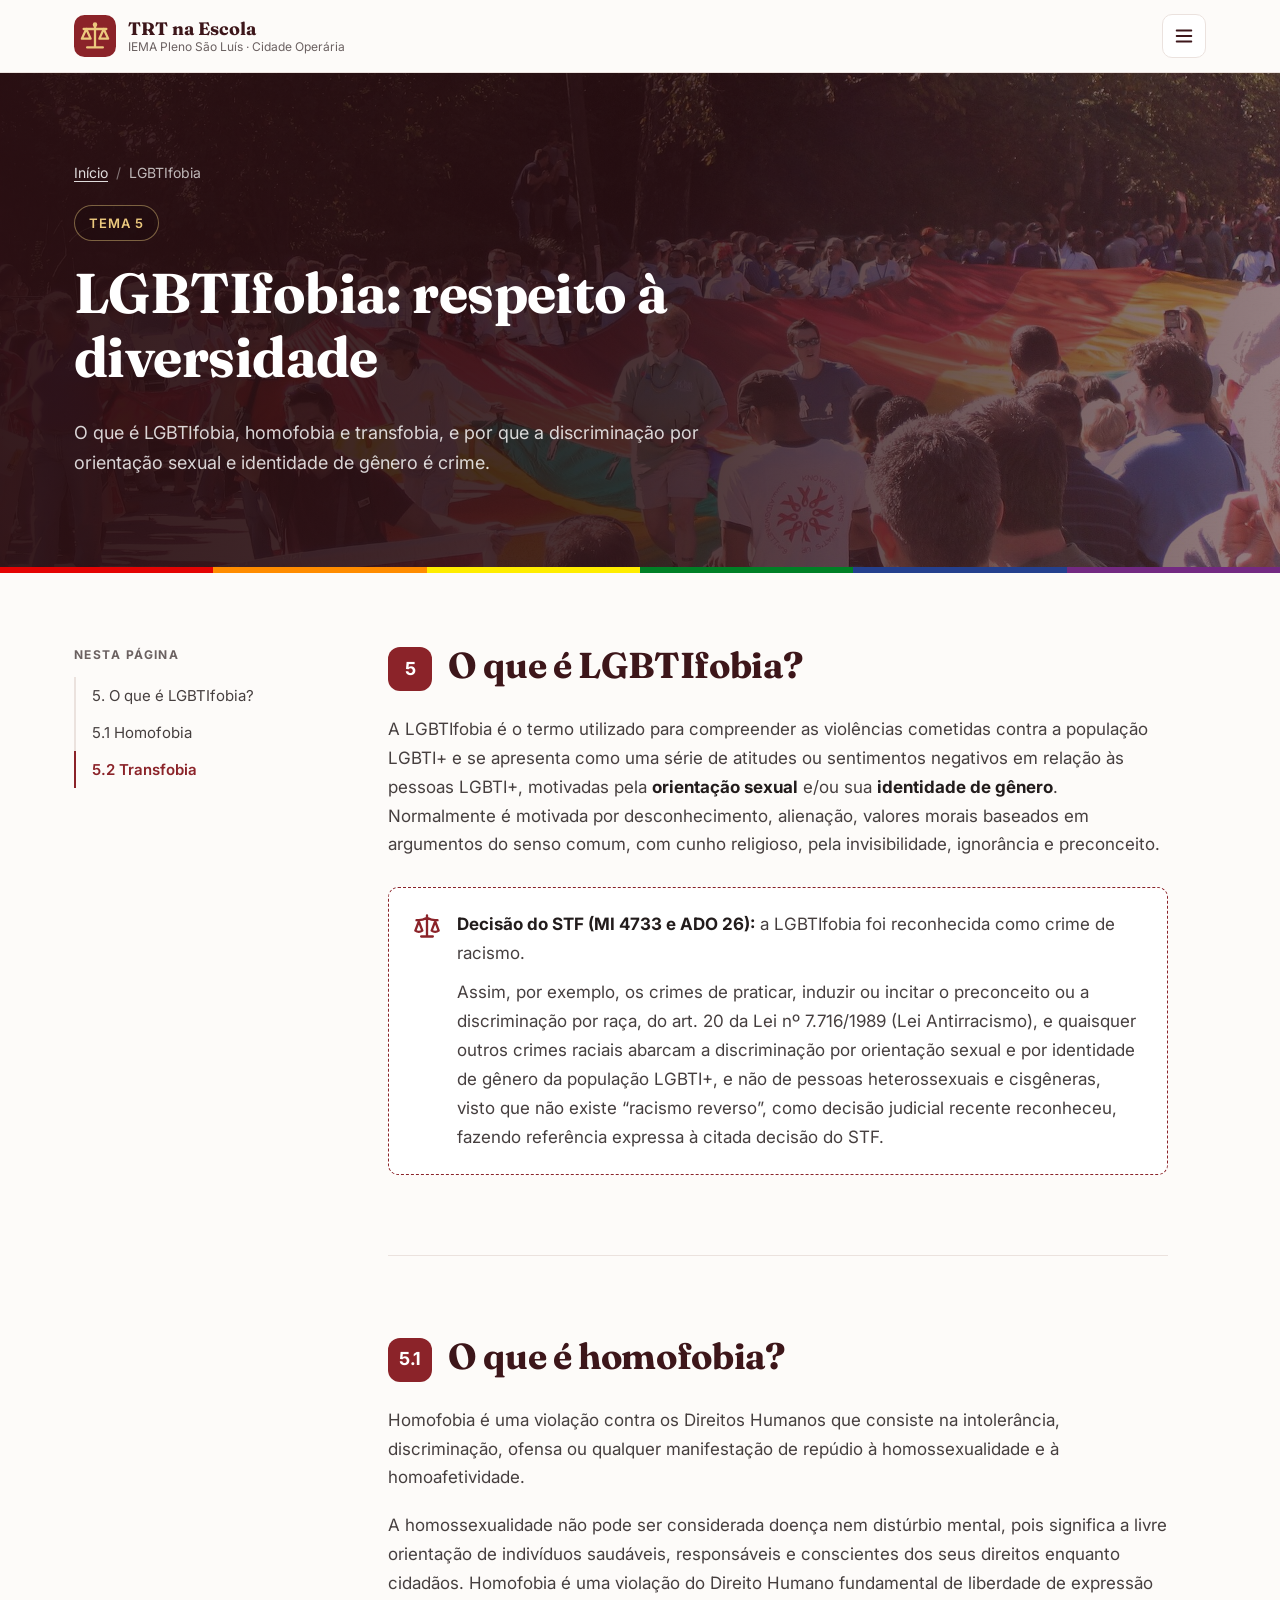
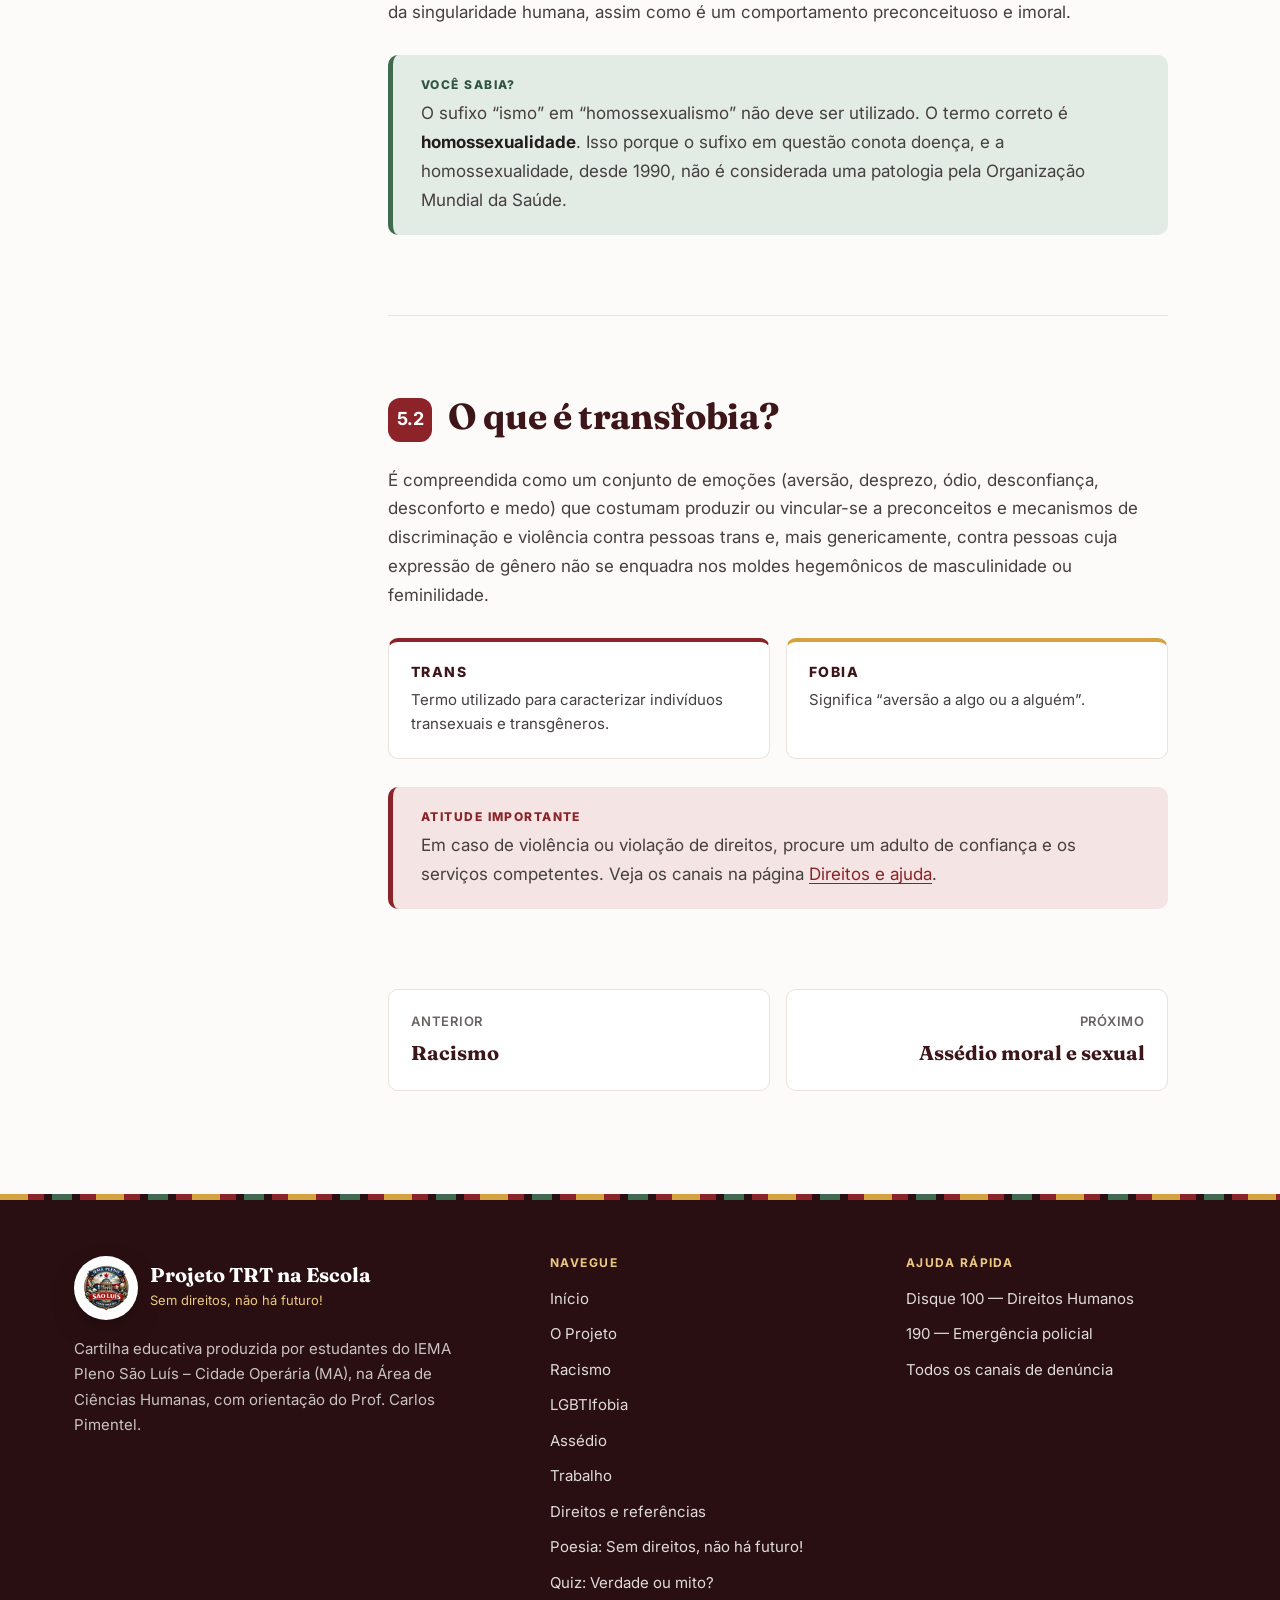
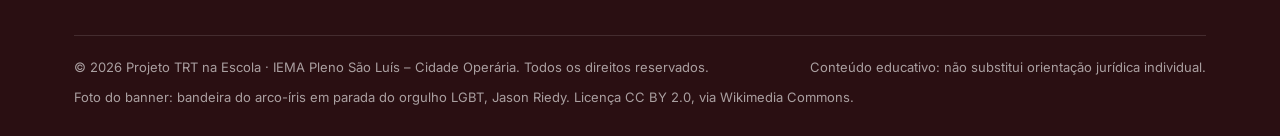
<file: lgbtifobia.html>
<!doctype html>
<html lang="pt-BR">
<head>
  <meta charset="utf-8">
  <meta name="viewport" content="width=device-width, initial-scale=1">
  <title>LGBTIfobia — TRT na Escola</title>
  <meta name="description" content="O que é LGBTIfobia, homofobia e transfobia, e o que diz a decisão do STF que reconheceu a LGBTIfobia como crime de racismo.">
  <meta name="theme-color" content="#3d161a">
  <meta property="og:type" content="article">
  <meta property="og:locale" content="pt_BR">
  <meta property="og:title" content="LGBTIfobia — TRT na Escola">
  <link rel="icon" href="assets/img/favicon.svg" type="image/svg+xml">
  <link rel="preconnect" href="https://fonts.googleapis.com">
  <link rel="preconnect" href="https://fonts.gstatic.com" crossorigin>
  <link href="https://fonts.googleapis.com/css2?family=Fraunces:ital,opsz,wght@0,9..144,500;0,9..144,700;1,9..144,500&family=Inter:wght@400;500;600;700;800&display=swap" rel="stylesheet">
  <link rel="stylesheet" href="assets/css/style.css">
  <script src="assets/js/main.js" defer></script>
</head>
<body>
  <a class="skip-link" href="#conteudo">Pular para o conteúdo</a>

  <header class="site-header">
    <div class="container header-inner">
      <a class="brand" href="index.html" aria-label="Projeto TRT na Escola — página inicial">
        <img class="brand-mark" src="assets/img/favicon.svg" alt="" width="42" height="42">
        <span class="brand-text">
          <strong>TRT na Escola</strong>
          <small>IEMA Pleno São Luís · Cidade Operária</small>
        </span>
      </a>
      <button class="nav-toggle" type="button" aria-expanded="false" aria-controls="menu" aria-label="Abrir menu">
        <svg class="icon icon-open" viewBox="0 0 24 24" aria-hidden="true"><path d="M4 6h16M4 12h16M4 18h16"/></svg>
        <svg class="icon icon-close" viewBox="0 0 24 24" aria-hidden="true"><path d="M18 6 6 18M6 6l12 12"/></svg>
      </button>
      <nav id="menu" class="site-nav" aria-label="Navegação principal">
        <ul>
          <li><a href="index.html">Início</a></li>
          <li><a href="projeto.html">O Projeto</a></li>
          <li><a href="racismo.html">Racismo</a></li>
          <li><a href="lgbtifobia.html" aria-current="page">LGBTIfobia</a></li>
          <li><a href="assedio.html">Assédio</a></li>
          <li><a href="trabalho.html">Trabalho</a></li>
          <li><a href="direitos.html">Direitos</a></li>
          <li><a href="poesia.html">Poesia</a></li>
          <li><a href="quiz.html">Quiz</a></li>
          <li><a class="nav-cta" href="direitos.html#ajuda">Buscar ajuda</a></li>
        </ul>
      </nav>
    </div>
  </header>

  <main id="conteudo">
    <section class="page-hero page-hero--photo page-hero--lgbtifobia" aria-labelledby="page-title">
      <div class="container">
        <ol class="breadcrumb">
          <li><a href="index.html">Início</a></li>
          <li aria-current="page">LGBTIfobia</li>
        </ol>
        <p class="eyebrow">Tema 5</p>
        <h1 id="page-title">LGBTIfobia: respeito à diversidade</h1>
        <p class="lead">O que é LGBTIfobia, homofobia e transfobia, e por que a discriminação por orientação sexual e identidade de gênero é crime.</p>
      </div>
    </section>
    <div class="kente kente--pride" aria-hidden="true"></div>

    <div class="container doc-layout">
      <nav class="toc" aria-label="Nesta página">
        <p class="toc-title">Nesta página</p>
        <ol>
          <li><a href="#lgbtifobia">5. O que é LGBTIfobia?</a></li>
          <li><a href="#homofobia">5.1 Homofobia</a></li>
          <li><a href="#transfobia">5.2 Transfobia</a></li>
        </ol>
      </nav>

      <article class="prose">
        <section class="doc-section" id="lgbtifobia" aria-labelledby="lgbtifobia-title">
          <h2 id="lgbtifobia-title"><span class="section-num">5</span>O que é LGBTIfobia?</h2>
          <p>A LGBTIfobia é o termo utilizado para compreender as violências cometidas contra a população LGBTI+ e se apresenta como uma série de atitudes ou sentimentos negativos em relação às pessoas LGBTI+, motivadas pela <strong>orientação sexual</strong> e/ou sua <strong>identidade de gênero</strong>. Normalmente é motivada por desconhecimento, alienação, valores morais baseados em argumentos do senso comum, com cunho religioso, pela invisibilidade, ignorância e preconceito.</p>
          <div class="law-box">
            <svg class="icon" viewBox="0 0 24 24" aria-hidden="true"><path d="m16 16 3-8 3 8c-.87.65-1.92 1-3 1s-2.13-.35-3-1ZM2 16l3-8 3 8c-.87.65-1.92 1-3 1s-2.13-.35-3-1ZM7 21h10M12 3v18M3 7h2c2 0 5-1 7-2 2 1 5 2 7 2h2"/></svg>
            <div>
              <p><strong>Decisão do STF (MI 4733 e ADO 26):</strong> a LGBTIfobia foi reconhecida como crime de racismo.</p>
              <p>Assim, por exemplo, os crimes de praticar, induzir ou incitar o preconceito ou a discriminação por raça, do art. 20 da Lei nº 7.716/1989 (Lei Antirracismo), e quaisquer outros crimes raciais abarcam a discriminação por orientação sexual e por identidade de gênero da população LGBTI+, e não de pessoas heterossexuais e cisgêneras, visto que não existe “racismo reverso”, como decisão judicial recente reconheceu, fazendo referência expressa à citada decisão do STF.</p>
            </div>
          </div>
        </section>

        <section class="doc-section" id="homofobia" aria-labelledby="homofobia-title">
          <h2 id="homofobia-title"><span class="section-num">5.1</span>O que é homofobia?</h2>
          <p>Homofobia é uma violação contra os Direitos Humanos que consiste na intolerância, discriminação, ofensa ou qualquer manifestação de repúdio à homossexualidade e à homoafetividade.</p>
          <p>A homossexualidade não pode ser considerada doença nem distúrbio mental, pois significa a livre orientação de indivíduos saudáveis, responsáveis e conscientes dos seus direitos enquanto cidadãos. Homofobia é uma violação do Direito Humano fundamental de liberdade de expressão da singularidade humana, assim como é um comportamento preconceituoso e imoral.</p>
          <aside class="callout callout--sage">
            <span class="callout-label">Você sabia?</span>
            <p>O sufixo “ismo” em “homossexualismo” não deve ser utilizado. O termo correto é <strong>homossexualidade</strong>. Isso porque o sufixo em questão conota doença, e a homossexualidade, desde 1990, não é considerada uma patologia pela Organização Mundial da Saúde.</p>
          </aside>
        </section>

        <section class="doc-section" id="transfobia" aria-labelledby="transfobia-title">
          <h2 id="transfobia-title"><span class="section-num">5.2</span>O que é transfobia?</h2>
          <p>É compreendida como um conjunto de emoções (aversão, desprezo, ódio, desconfiança, desconforto e medo) que costumam produzir ou vincular-se a preconceitos e mecanismos de discriminação e violência contra pessoas trans e, mais genericamente, contra pessoas cuja expressão de gênero não se enquadra nos moldes hegemônicos de masculinidade ou feminilidade.</p>
          <div class="def-grid def-grid--2">
            <div class="def-card">
              <h3>Trans</h3>
              <p>Termo utilizado para caracterizar indivíduos transexuais e transgêneros.</p>
            </div>
            <div class="def-card">
              <h3>Fobia</h3>
              <p>Significa “aversão a algo ou a alguém”.</p>
            </div>
          </div>
          <aside class="callout">
            <span class="callout-label">Atitude importante</span>
            <p>Em caso de violência ou violação de direitos, procure um adulto de confiança e os serviços competentes. Veja os canais na página <a href="direitos.html#ajuda">Direitos e ajuda</a>.</p>
          </aside>
        </section>

        <nav class="page-nav" aria-label="Navegação entre páginas">
          <a href="racismo.html"><small>Anterior</small><span>Racismo</span></a>
          <a class="next" href="assedio.html"><small>Próximo</small><span>Assédio moral e sexual</span></a>
        </nav>
      </article>
    </div>
  </main>

  <footer class="site-footer">
    <div class="kente" aria-hidden="true"></div>
    <div class="container">
      <div class="footer-grid">
        <div>
          <div class="footer-brand">
            <img class="school-seal footer-seal" src="assets/img/logo-iema.png" alt="Logo do IEMA Pleno São Luís – Cidade Operária" width="64" height="64">
            <div><strong>Projeto TRT na Escola</strong><small>Sem direitos, não há futuro!</small></div>
          </div>
          <p>Cartilha educativa produzida por estudantes do IEMA Pleno São Luís – Cidade Operária (MA), na Área de Ciências Humanas, com orientação do Prof. Carlos Pimentel.</p>
        </div>
        <nav aria-label="Rodapé">
          <h2>Navegue</h2>
          <ul>
            <li><a href="index.html">Início</a></li>
            <li><a href="projeto.html">O Projeto</a></li>
            <li><a href="racismo.html">Racismo</a></li>
            <li><a href="lgbtifobia.html">LGBTIfobia</a></li>
            <li><a href="assedio.html">Assédio</a></li>
            <li><a href="trabalho.html">Trabalho</a></li>
            <li><a href="direitos.html">Direitos e referências</a></li>
            <li><a href="poesia.html">Poesia: Sem direitos, não há futuro!</a></li>
            <li><a href="quiz.html">Quiz: Verdade ou mito?</a></li>
          </ul>
        </nav>
        <div>
          <h2>Ajuda rápida</h2>
          <ul>
            <li><a href="tel:100">Disque 100 — Direitos Humanos</a></li>
            <li><a href="tel:190">190 — Emergência policial</a></li>
            <li><a href="direitos.html#ajuda">Todos os canais de denúncia</a></li>
          </ul>
        </div>
      </div>
      <div class="footer-bottom">
        <p>© <span data-year>2026</span> Projeto TRT na Escola · IEMA Pleno São Luís – Cidade Operária. Todos os direitos reservados.</p>
        <p>Conteúdo educativo: não substitui orientação jurídica individual.</p>
        <p class="photo-credits">Foto do banner: <a href="https://commons.wikimedia.org/wiki/File:Atlanta_Pride_2009_parade_-_large_rainbow_flag_with_crowd.jpg" target="_blank" rel="noopener">bandeira do arco-íris em parada do orgulho LGBT</a>, Jason Riedy. Licença CC BY 2.0, via Wikimedia Commons.</p>
      </div>
    </div>
  </footer>

  <button class="to-top" type="button" aria-label="Voltar ao topo">
    <svg class="icon" viewBox="0 0 24 24" aria-hidden="true"><path d="m5 12 7-7 7 7M12 19V5"/></svg>
  </button>
</body>
</html>
</file>
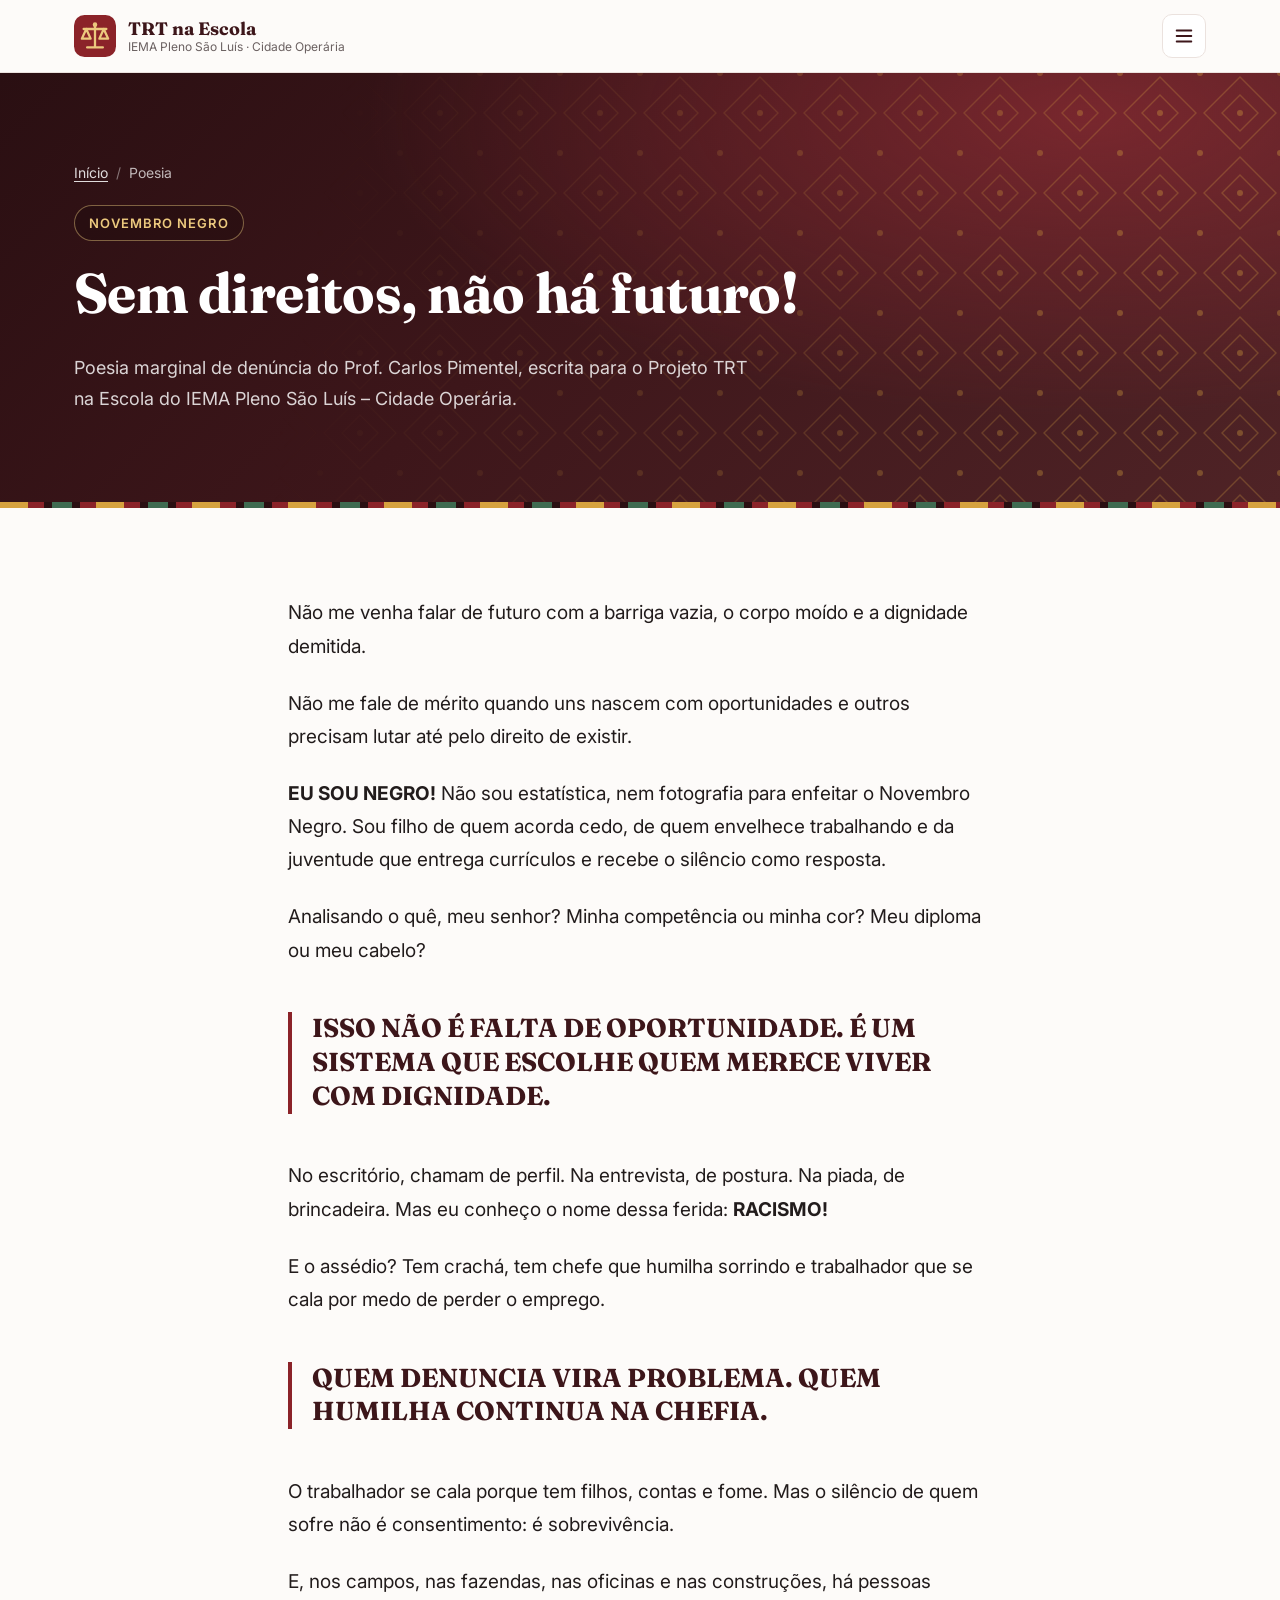
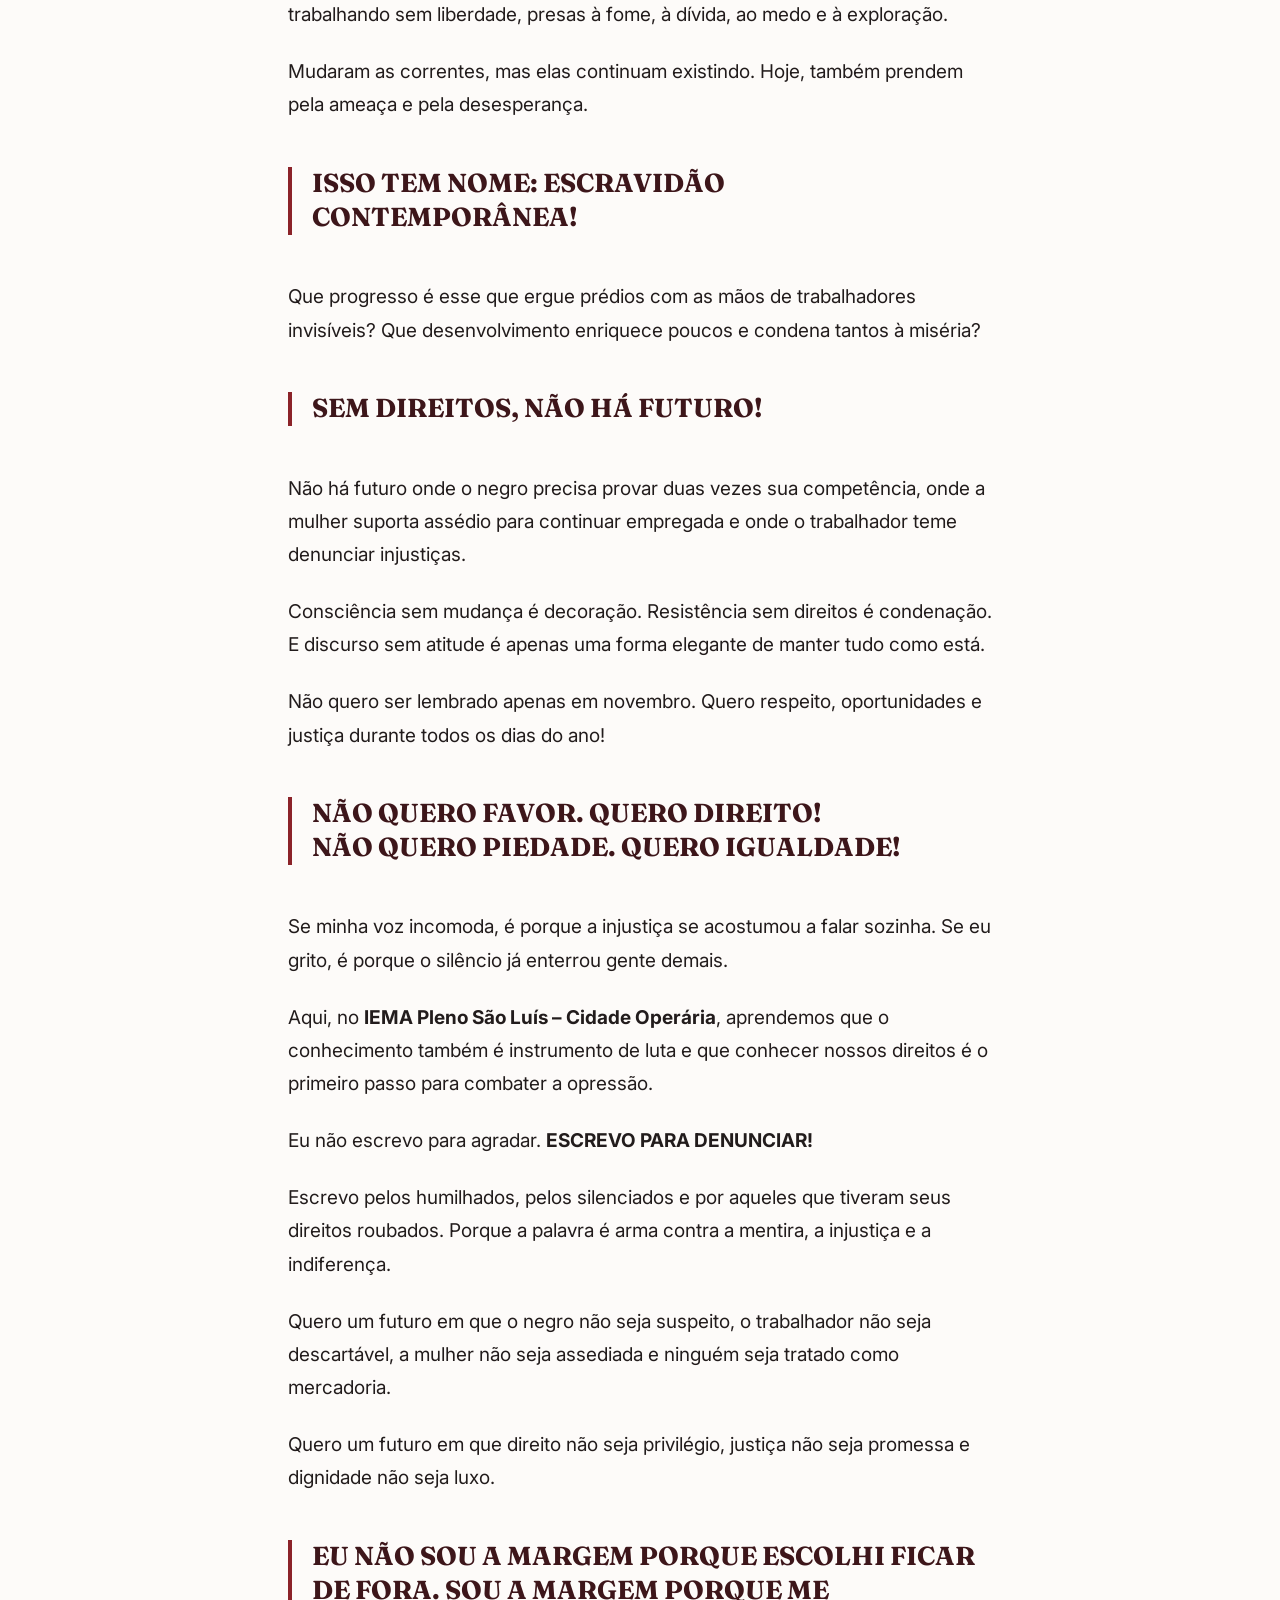
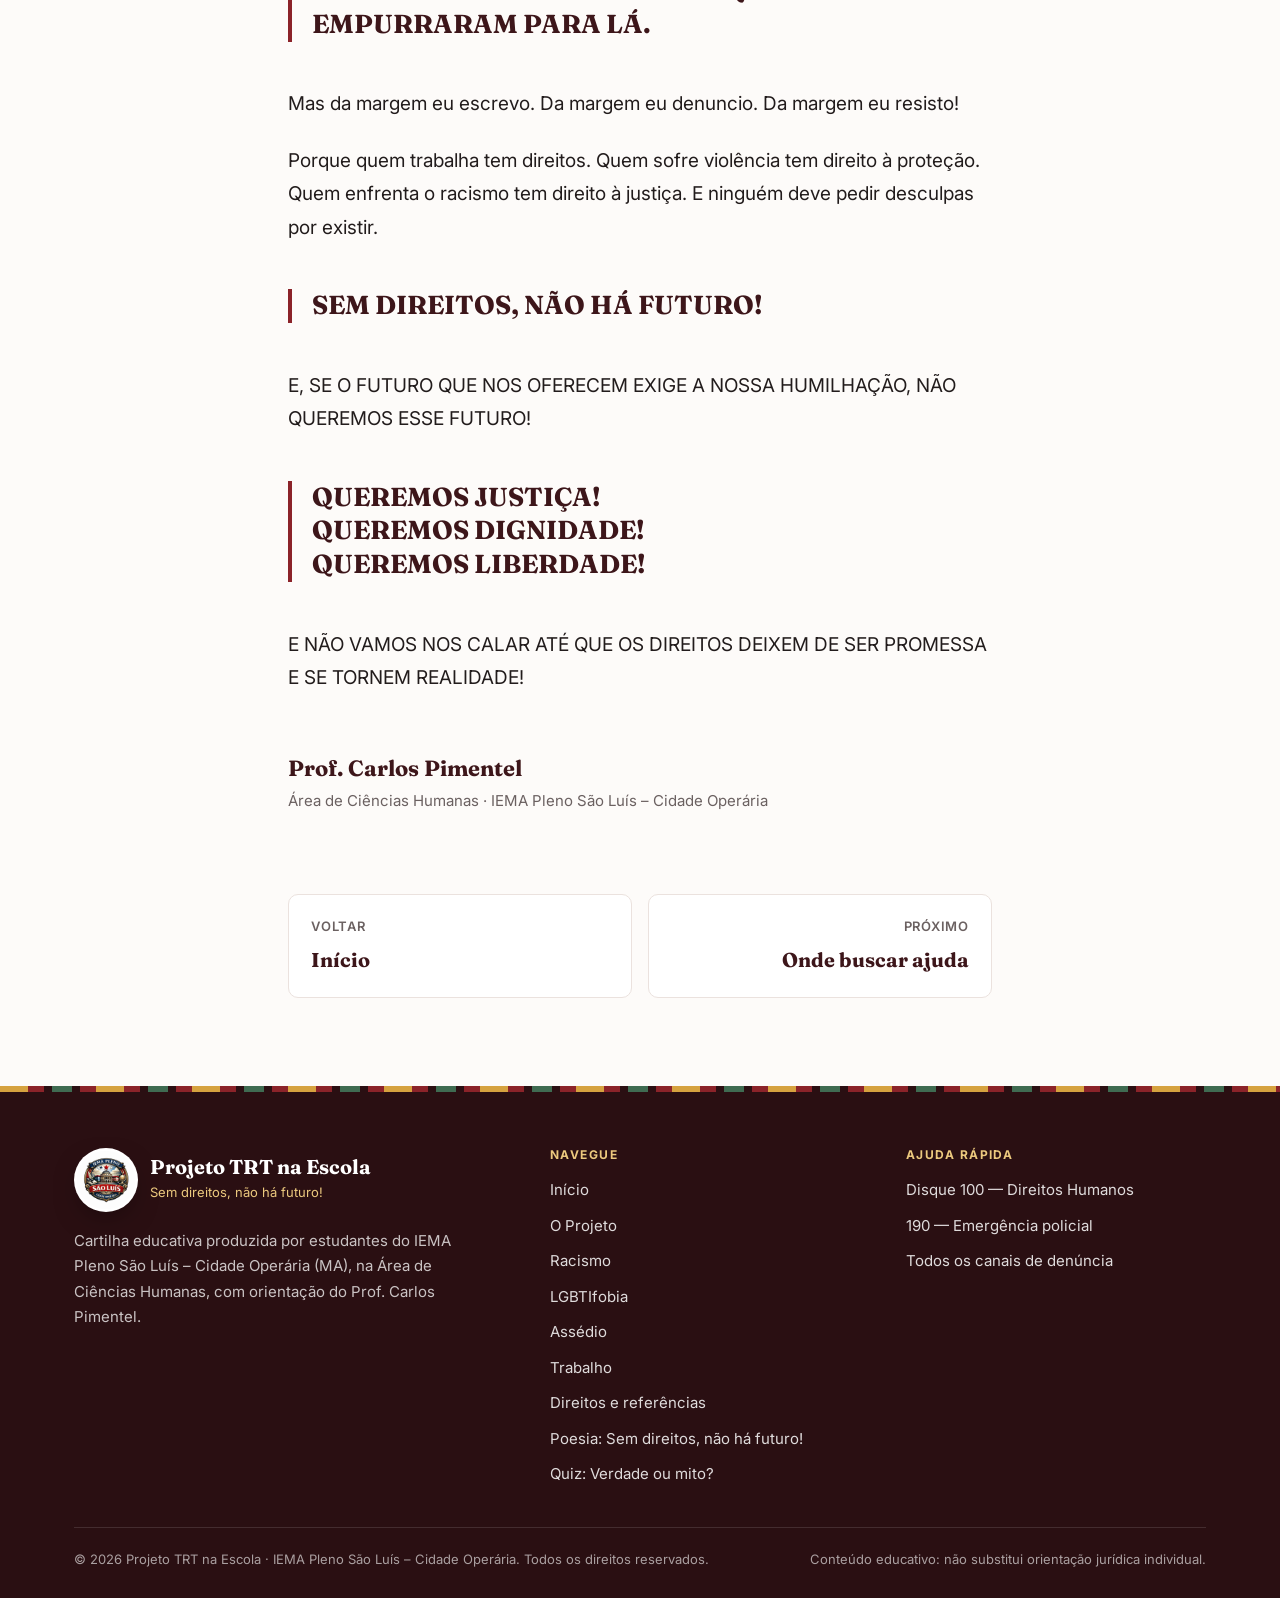
<file: poesia.html>
<!doctype html>
<html lang="pt-BR">
<head>
  <meta charset="utf-8">
  <meta name="viewport" content="width=device-width, initial-scale=1">
  <title>Poesia — TRT na Escola</title>
  <meta name="description" content="Poesia marginal de denúncia do Prof. Carlos Pimentel para o Novembro Negro, no Projeto TRT na Escola do IEMA Pleno São Luís – Cidade Operária.">
  <meta name="theme-color" content="#3d161a">
  <meta property="og:type" content="article">
  <meta property="og:locale" content="pt_BR">
  <meta property="og:title" content="Poesia — TRT na Escola">
  <link rel="icon" href="assets/img/favicon.svg" type="image/svg+xml">
  <link rel="preconnect" href="https://fonts.googleapis.com">
  <link rel="preconnect" href="https://fonts.gstatic.com" crossorigin>
  <link href="https://fonts.googleapis.com/css2?family=Fraunces:ital,opsz,wght@0,9..144,500;0,9..144,700;1,9..144,500&family=Inter:wght@400;500;600;700;800&display=swap" rel="stylesheet">
  <link rel="stylesheet" href="assets/css/style.css">
  <script src="assets/js/main.js" defer></script>
</head>
<body>
  <a class="skip-link" href="#conteudo">Pular para o conteúdo</a>

  <header class="site-header">
    <div class="container header-inner">
      <a class="brand" href="index.html" aria-label="Projeto TRT na Escola — página inicial">
        <img class="brand-mark" src="assets/img/favicon.svg" alt="" width="42" height="42">
        <span class="brand-text">
          <strong>TRT na Escola</strong>
          <small>IEMA Pleno São Luís · Cidade Operária</small>
        </span>
      </a>
      <button class="nav-toggle" type="button" aria-expanded="false" aria-controls="menu" aria-label="Abrir menu">
        <svg class="icon icon-open" viewBox="0 0 24 24" aria-hidden="true"><path d="M4 6h16M4 12h16M4 18h16"/></svg>
        <svg class="icon icon-close" viewBox="0 0 24 24" aria-hidden="true"><path d="M18 6 6 18M6 6l12 12"/></svg>
      </button>
      <nav id="menu" class="site-nav" aria-label="Navegação principal">
        <ul>
          <li><a href="index.html">Início</a></li>
          <li><a href="projeto.html">O Projeto</a></li>
          <li><a href="racismo.html">Racismo</a></li>
          <li><a href="lgbtifobia.html">LGBTIfobia</a></li>
          <li><a href="assedio.html">Assédio</a></li>
          <li><a href="trabalho.html">Trabalho</a></li>
          <li><a href="direitos.html">Direitos</a></li>
          <li><a href="poesia.html" aria-current="page">Poesia</a></li>
          <li><a href="quiz.html">Quiz</a></li>
          <li><a class="nav-cta" href="direitos.html#ajuda">Buscar ajuda</a></li>
        </ul>
      </nav>
    </div>
  </header>

  <main id="conteudo">
    <section class="page-hero" aria-labelledby="page-title">
      <div class="container">
        <ol class="breadcrumb">
          <li><a href="index.html">Início</a></li>
          <li aria-current="page">Poesia</li>
        </ol>
        <p class="eyebrow">Novembro Negro</p>
        <h1 id="page-title">Sem direitos, não há futuro!</h1>
        <p class="lead">Poesia marginal de denúncia do Prof. Carlos Pimentel, escrita para o Projeto TRT na Escola do IEMA Pleno São Luís – Cidade Operária.</p>
      </div>
    </section>
    <div class="kente" aria-hidden="true"></div>

    <div class="container">
      <article class="poem" aria-labelledby="page-title">
        <p>Não me venha falar de futuro com a barriga vazia, o corpo moído e a dignidade demitida.</p>
        <p>Não me fale de mérito quando uns nascem com oportunidades e outros precisam lutar até pelo direito de existir.</p>
        <p><strong>EU SOU NEGRO!</strong> Não sou estatística, nem fotografia para enfeitar o Novembro Negro. Sou filho de quem acorda cedo, de quem envelhece trabalhando e da juventude que entrega currículos e recebe o silêncio como resposta.</p>
        <p>Analisando o quê, meu senhor? Minha competência ou minha cor? Meu diploma ou meu cabelo?</p>
        <p class="poem-cry">ISSO NÃO É FALTA DE OPORTUNIDADE. É UM SISTEMA QUE ESCOLHE QUEM MERECE VIVER COM DIGNIDADE.</p>
        <p>No escritório, chamam de perfil. Na entrevista, de postura. Na piada, de brincadeira. Mas eu conheço o nome dessa ferida: <strong>RACISMO!</strong></p>
        <p>E o assédio? Tem crachá, tem chefe que humilha sorrindo e trabalhador que se cala por medo de perder o emprego.</p>
        <p class="poem-cry">QUEM DENUNCIA VIRA PROBLEMA. QUEM HUMILHA CONTINUA NA CHEFIA.</p>
        <p>O trabalhador se cala porque tem filhos, contas e fome. Mas o silêncio de quem sofre não é consentimento: é sobrevivência.</p>
        <p>E, nos campos, nas fazendas, nas oficinas e nas construções, há pessoas trabalhando sem liberdade, presas à fome, à dívida, ao medo e à exploração.</p>
        <p>Mudaram as correntes, mas elas continuam existindo. Hoje, também prendem pela ameaça e pela desesperança.</p>
        <p class="poem-cry">ISSO TEM NOME: ESCRAVIDÃO CONTEMPORÂNEA!</p>
        <p>Que progresso é esse que ergue prédios com as mãos de trabalhadores invisíveis? Que desenvolvimento enriquece poucos e condena tantos à miséria?</p>
        <p class="poem-cry">SEM DIREITOS, NÃO HÁ FUTURO!</p>
        <p>Não há futuro onde o negro precisa provar duas vezes sua competência, onde a mulher suporta assédio para continuar empregada e onde o trabalhador teme denunciar injustiças.</p>
        <p>Consciência sem mudança é decoração. Resistência sem direitos é condenação. E discurso sem atitude é apenas uma forma elegante de manter tudo como está.</p>
        <p>Não quero ser lembrado apenas em novembro. Quero respeito, oportunidades e justiça durante todos os dias do ano!</p>
        <p class="poem-cry">NÃO QUERO FAVOR. QUERO DIREITO!<br>NÃO QUERO PIEDADE. QUERO IGUALDADE!</p>
        <p>Se minha voz incomoda, é porque a injustiça se acostumou a falar sozinha. Se eu grito, é porque o silêncio já enterrou gente demais.</p>
        <p>Aqui, no <strong>IEMA Pleno São Luís – Cidade Operária</strong>, aprendemos que o conhecimento também é instrumento de luta e que conhecer nossos direitos é o primeiro passo para combater a opressão.</p>
        <p>Eu não escrevo para agradar. <strong>ESCREVO PARA DENUNCIAR!</strong></p>
        <p>Escrevo pelos humilhados, pelos silenciados e por aqueles que tiveram seus direitos roubados. Porque a palavra é arma contra a mentira, a injustiça e a indiferença.</p>
        <p>Quero um futuro em que o negro não seja suspeito, o trabalhador não seja descartável, a mulher não seja assediada e ninguém seja tratado como mercadoria.</p>
        <p>Quero um futuro em que direito não seja privilégio, justiça não seja promessa e dignidade não seja luxo.</p>
        <p class="poem-cry">EU NÃO SOU A MARGEM PORQUE ESCOLHI FICAR DE FORA. SOU A MARGEM PORQUE ME EMPURRARAM PARA LÁ.</p>
        <p>Mas da margem eu escrevo. Da margem eu denuncio. Da margem eu resisto!</p>
        <p>Porque quem trabalha tem direitos. Quem sofre violência tem direito à proteção. Quem enfrenta o racismo tem direito à justiça. E ninguém deve pedir desculpas por existir.</p>
        <p class="poem-cry">SEM DIREITOS, NÃO HÁ FUTURO!</p>
        <p>E, SE O FUTURO QUE NOS OFERECEM EXIGE A NOSSA HUMILHAÇÃO, NÃO QUEREMOS ESSE FUTURO!</p>
        <p class="poem-cry">QUEREMOS JUSTIÇA!<br>QUEREMOS DIGNIDADE!<br>QUEREMOS LIBERDADE!</p>
        <p>E NÃO VAMOS NOS CALAR ATÉ QUE OS DIREITOS DEIXEM DE SER PROMESSA E SE TORNEM REALIDADE!</p>
        <p class="poem-author">Prof. Carlos Pimentel<span>Área de Ciências Humanas · IEMA Pleno São Luís – Cidade Operária</span></p>

        <nav class="page-nav" aria-label="Navegação entre páginas">
          <a href="index.html"><small>Voltar</small><span>Início</span></a>
          <a class="next" href="direitos.html#ajuda"><small>Próximo</small><span>Onde buscar ajuda</span></a>
        </nav>
      </article>
    </div>
  </main>

  <footer class="site-footer">
    <div class="kente" aria-hidden="true"></div>
    <div class="container">
      <div class="footer-grid">
        <div>
          <div class="footer-brand">
            <img class="school-seal footer-seal" src="assets/img/logo-iema.png" alt="Logo do IEMA Pleno São Luís – Cidade Operária" width="64" height="64">
            <div><strong>Projeto TRT na Escola</strong><small>Sem direitos, não há futuro!</small></div>
          </div>
          <p>Cartilha educativa produzida por estudantes do IEMA Pleno São Luís – Cidade Operária (MA), na Área de Ciências Humanas, com orientação do Prof. Carlos Pimentel.</p>
        </div>
        <nav aria-label="Rodapé">
          <h2>Navegue</h2>
          <ul>
            <li><a href="index.html">Início</a></li>
            <li><a href="projeto.html">O Projeto</a></li>
            <li><a href="racismo.html">Racismo</a></li>
            <li><a href="lgbtifobia.html">LGBTIfobia</a></li>
            <li><a href="assedio.html">Assédio</a></li>
            <li><a href="trabalho.html">Trabalho</a></li>
            <li><a href="direitos.html">Direitos e referências</a></li>
            <li><a href="poesia.html">Poesia: Sem direitos, não há futuro!</a></li>
            <li><a href="quiz.html">Quiz: Verdade ou mito?</a></li>
          </ul>
        </nav>
        <div>
          <h2>Ajuda rápida</h2>
          <ul>
            <li><a href="tel:100">Disque 100 — Direitos Humanos</a></li>
            <li><a href="tel:190">190 — Emergência policial</a></li>
            <li><a href="direitos.html#ajuda">Todos os canais de denúncia</a></li>
          </ul>
        </div>
      </div>
      <div class="footer-bottom">
        <p>© <span data-year>2026</span> Projeto TRT na Escola · IEMA Pleno São Luís – Cidade Operária. Todos os direitos reservados.</p>
        <p>Conteúdo educativo: não substitui orientação jurídica individual.</p>
      </div>
    </div>
  </footer>

  <button class="to-top" type="button" aria-label="Voltar ao topo">
    <svg class="icon" viewBox="0 0 24 24" aria-hidden="true"><path d="m5 12 7-7 7 7M12 19V5"/></svg>
  </button>
</body>
</html>
</file>
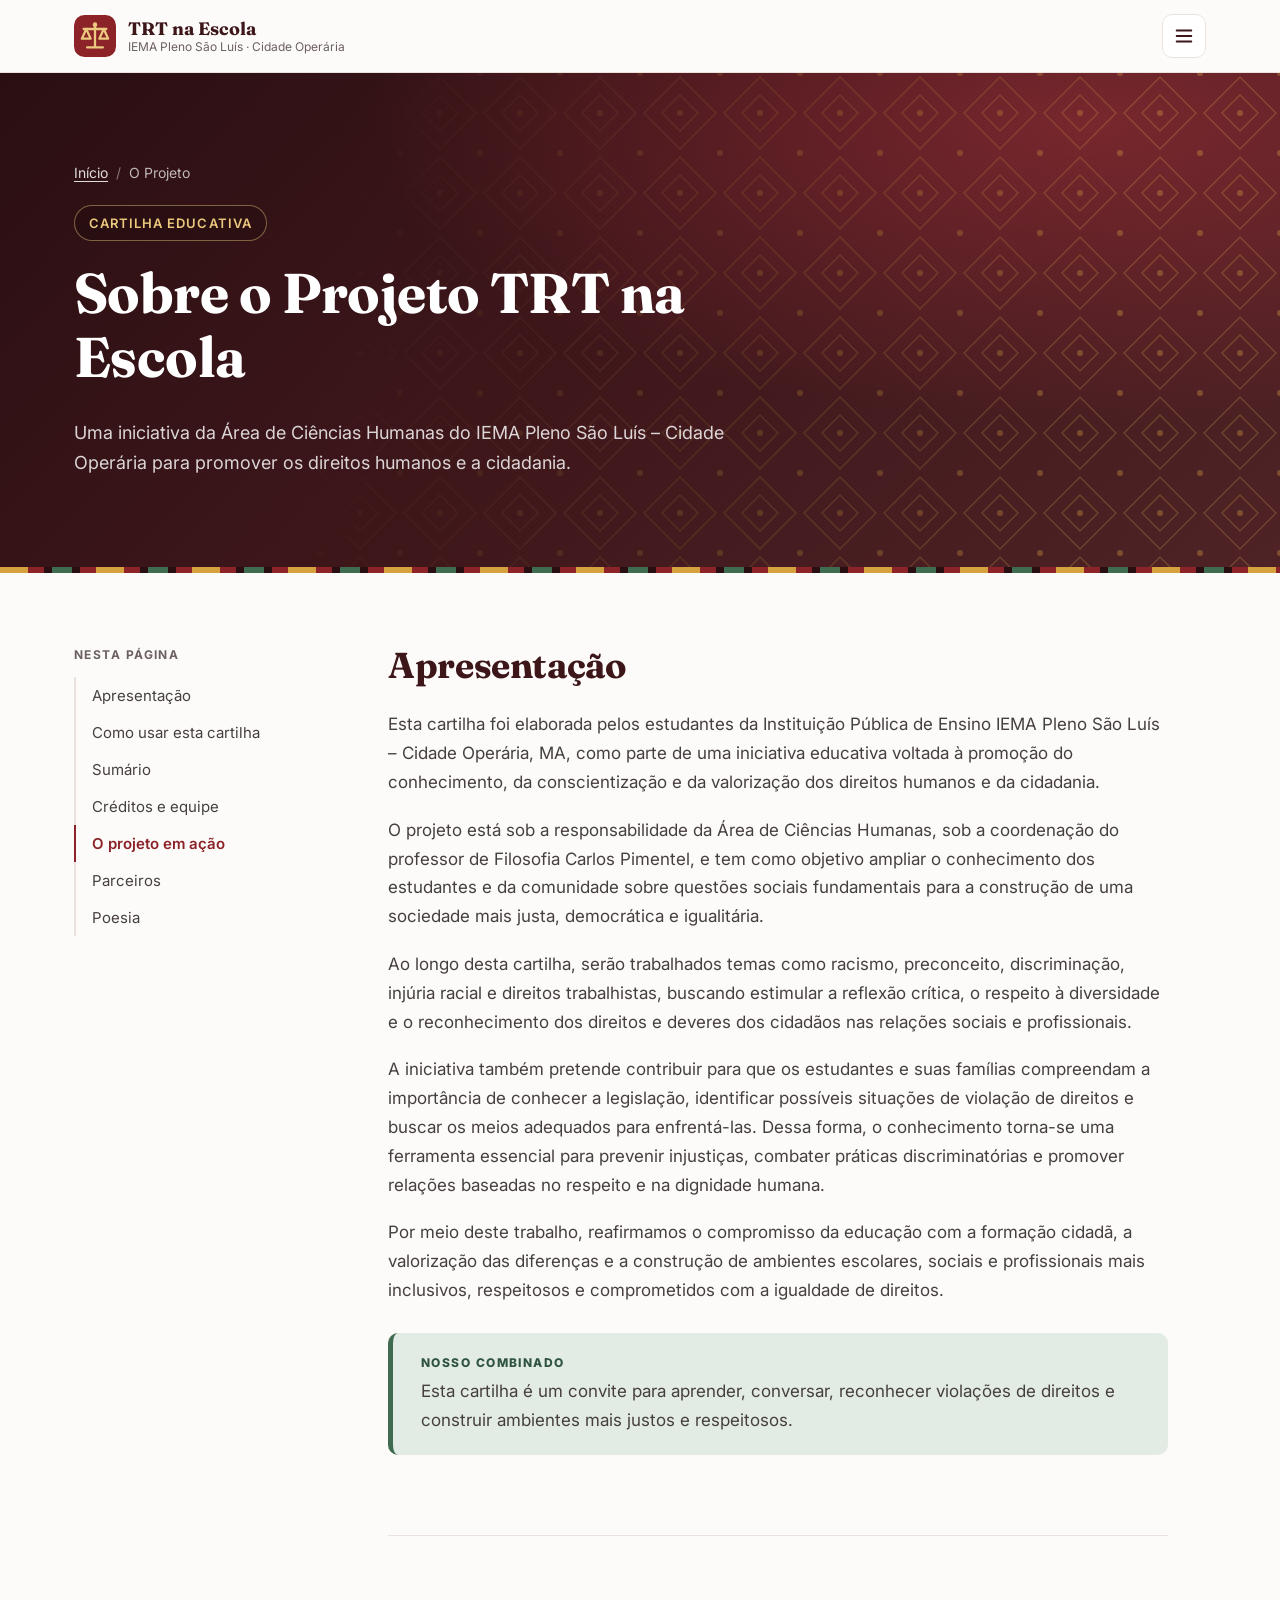
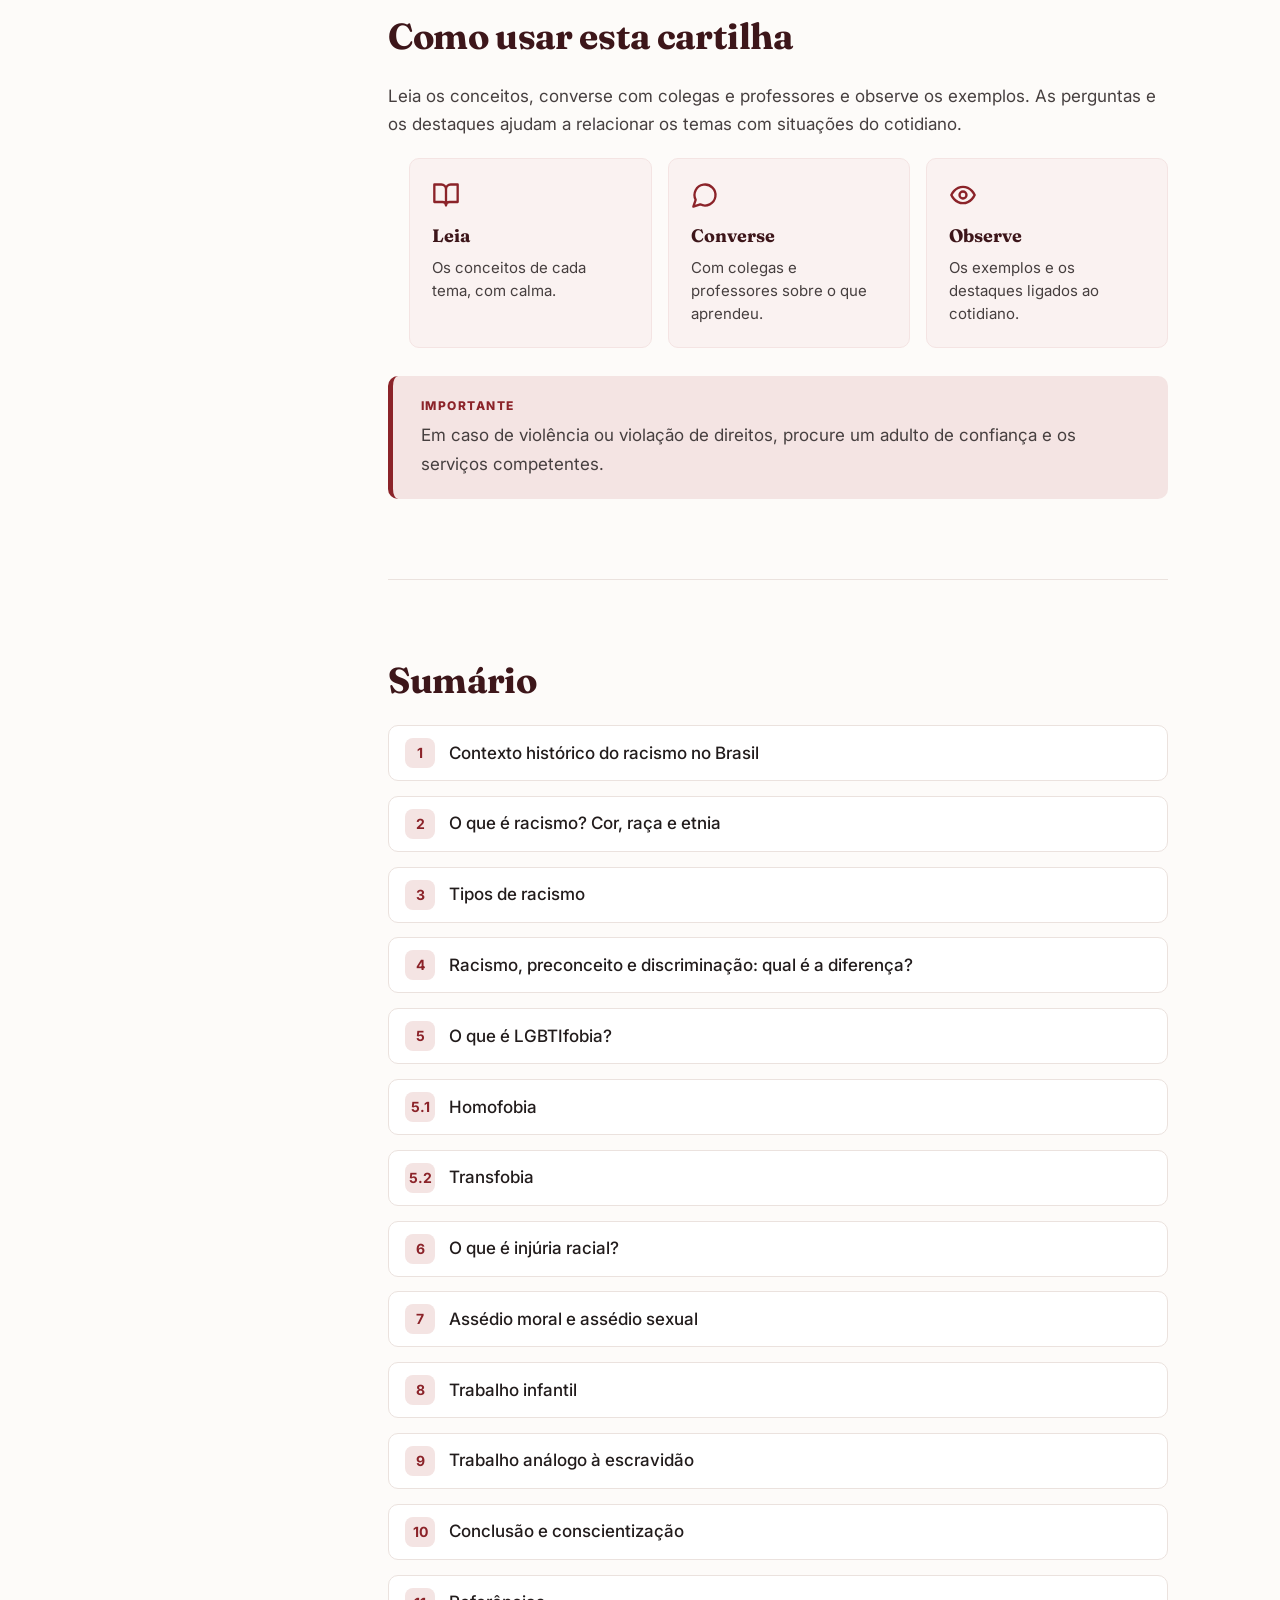
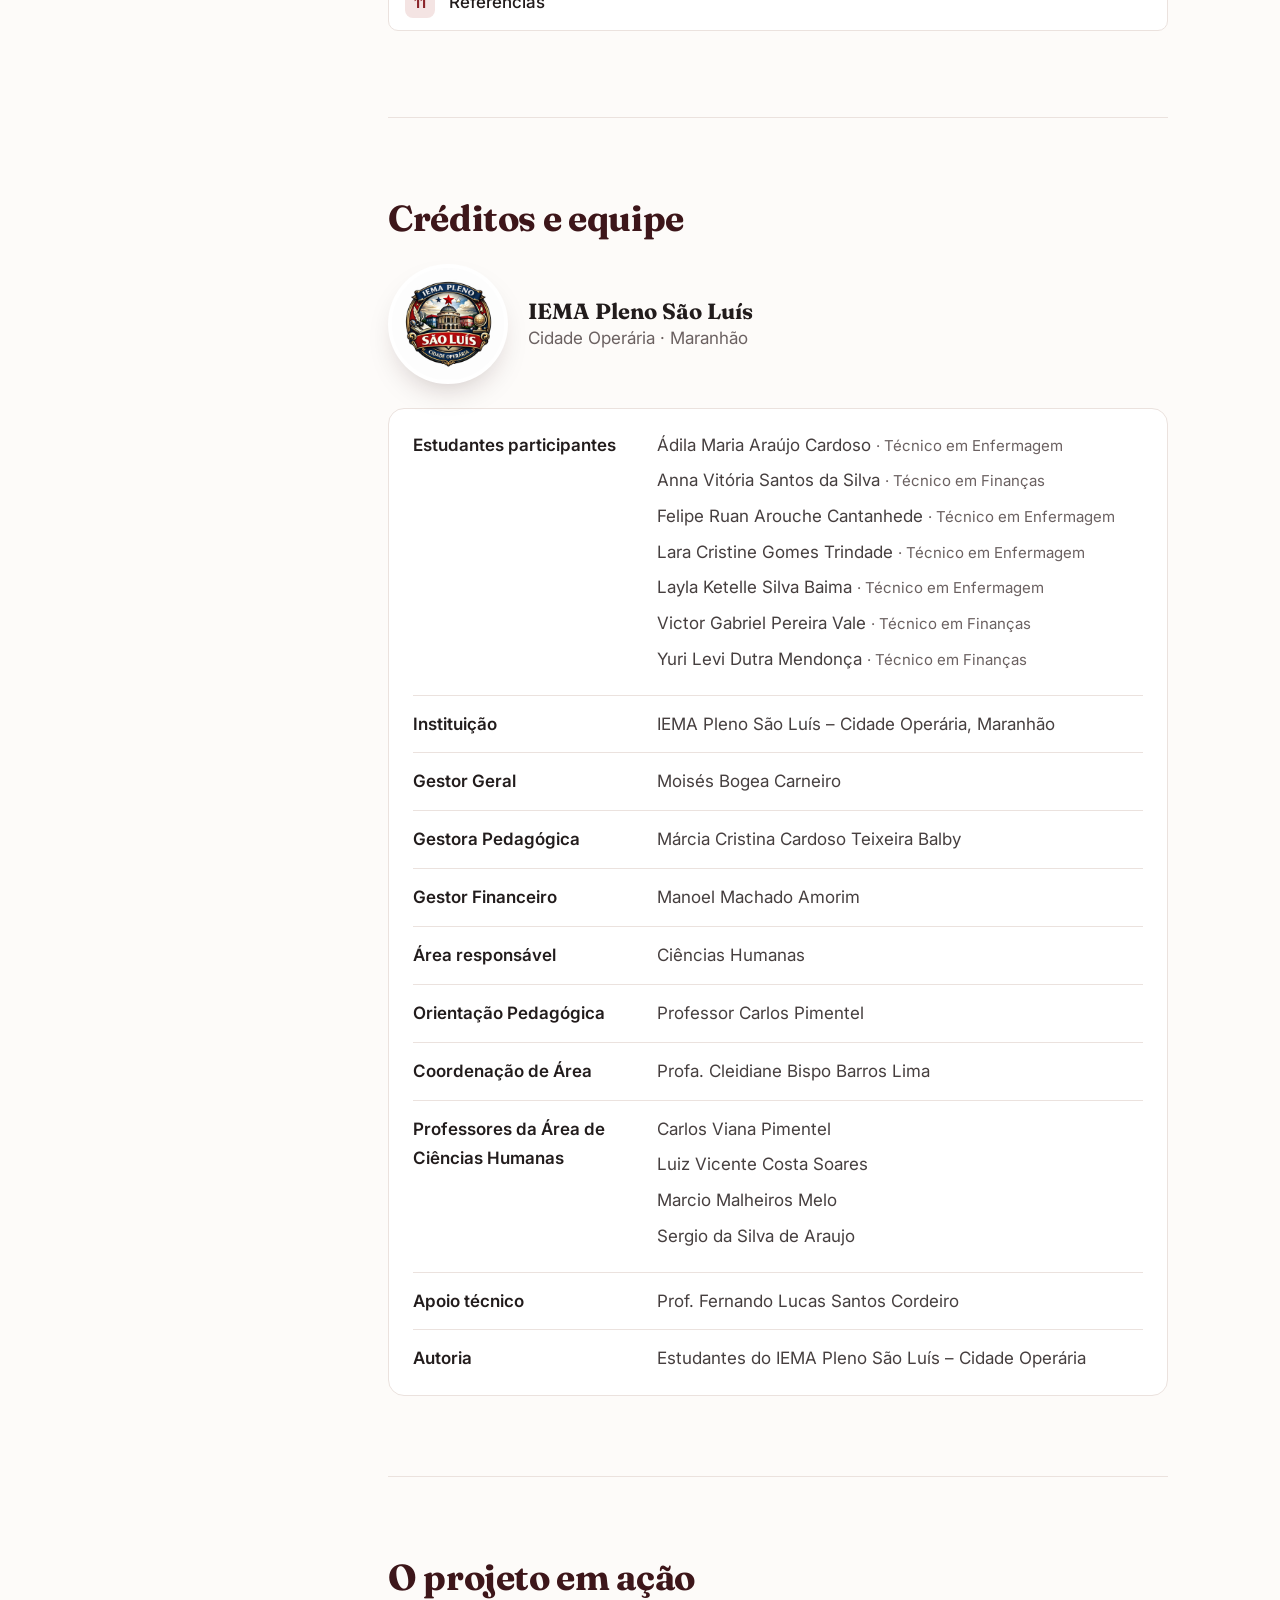
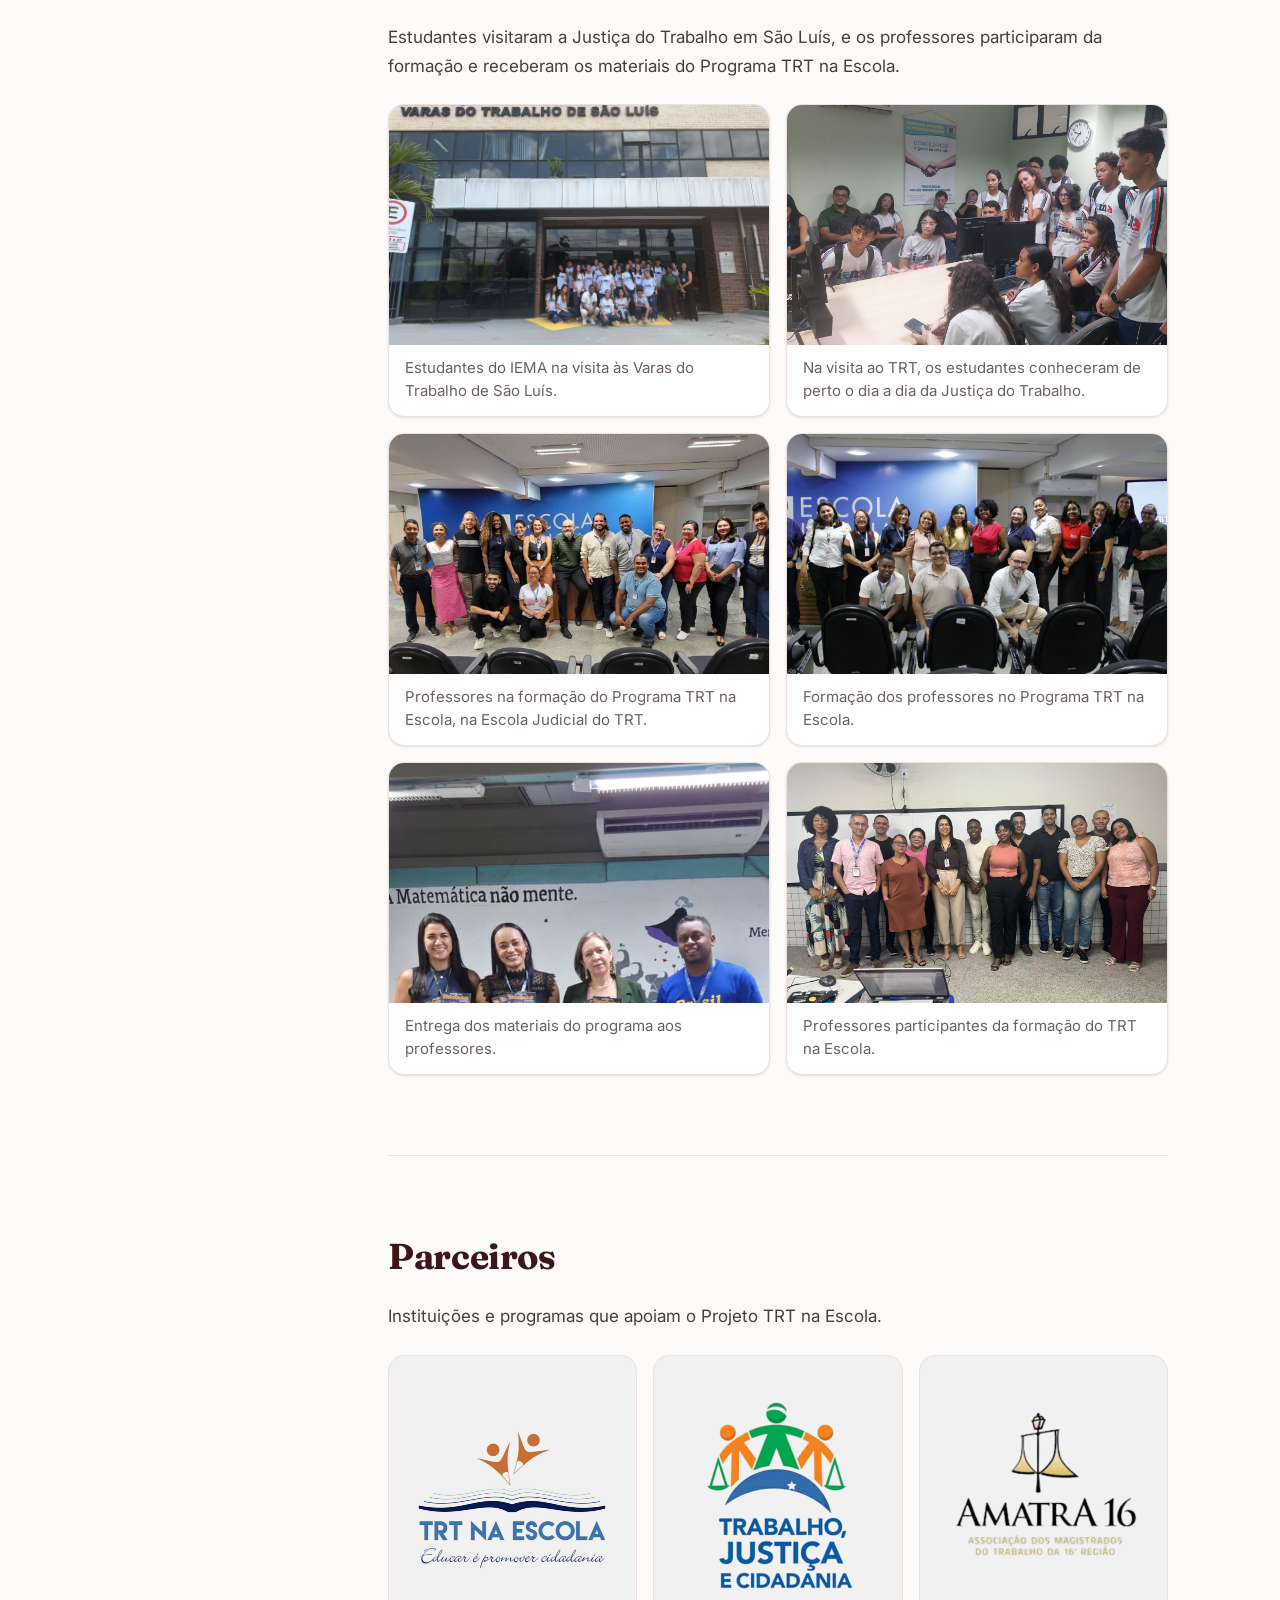
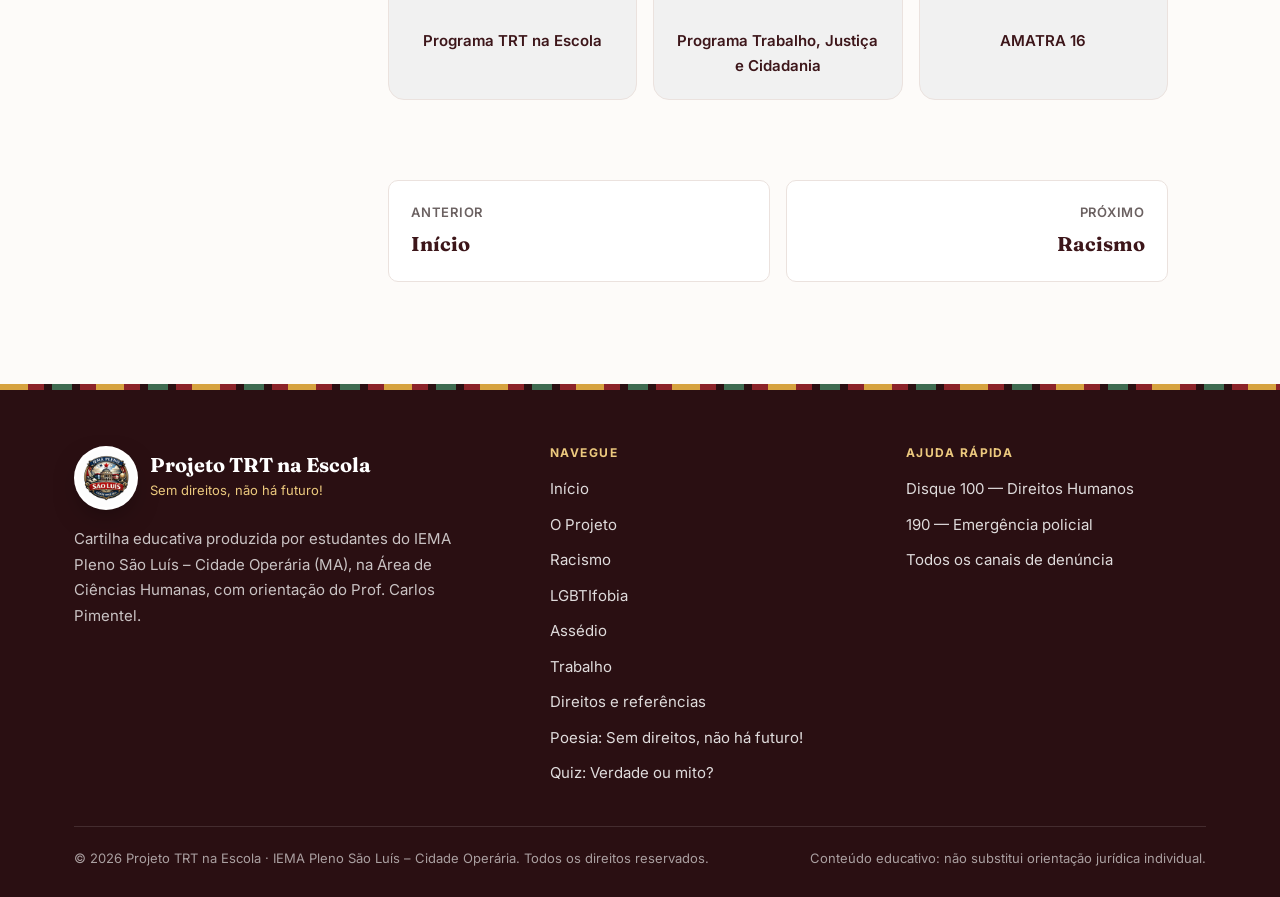
<file: projeto.html>
<!doctype html>
<html lang="pt-BR">
<head>
  <meta charset="utf-8">
  <meta name="viewport" content="width=device-width, initial-scale=1">
  <title>O Projeto — TRT na Escola</title>
  <meta name="description" content="Apresentação, créditos e equipe da cartilha educativa do Projeto TRT na Escola, do IEMA Pleno São Luís – Cidade Operária.">
  <meta name="theme-color" content="#3d161a">
  <meta property="og:type" content="website">
  <meta property="og:locale" content="pt_BR">
  <meta property="og:title" content="O Projeto — TRT na Escola">
  <link rel="icon" href="assets/img/favicon.svg" type="image/svg+xml">
  <link rel="preconnect" href="https://fonts.googleapis.com">
  <link rel="preconnect" href="https://fonts.gstatic.com" crossorigin>
  <link href="https://fonts.googleapis.com/css2?family=Fraunces:ital,opsz,wght@0,9..144,500;0,9..144,700;1,9..144,500&family=Inter:wght@400;500;600;700;800&display=swap" rel="stylesheet">
  <link rel="stylesheet" href="assets/css/style.css">
  <script src="assets/js/main.js" defer></script>
</head>
<body>
  <a class="skip-link" href="#conteudo">Pular para o conteúdo</a>

  <header class="site-header">
    <div class="container header-inner">
      <a class="brand" href="index.html" aria-label="Projeto TRT na Escola — página inicial">
        <img class="brand-mark" src="assets/img/favicon.svg" alt="" width="42" height="42">
        <span class="brand-text">
          <strong>TRT na Escola</strong>
          <small>IEMA Pleno São Luís · Cidade Operária</small>
        </span>
      </a>
      <button class="nav-toggle" type="button" aria-expanded="false" aria-controls="menu" aria-label="Abrir menu">
        <svg class="icon icon-open" viewBox="0 0 24 24" aria-hidden="true"><path d="M4 6h16M4 12h16M4 18h16"/></svg>
        <svg class="icon icon-close" viewBox="0 0 24 24" aria-hidden="true"><path d="M18 6 6 18M6 6l12 12"/></svg>
      </button>
      <nav id="menu" class="site-nav" aria-label="Navegação principal">
        <ul>
          <li><a href="index.html">Início</a></li>
          <li><a href="projeto.html" aria-current="page">O Projeto</a></li>
          <li><a href="racismo.html">Racismo</a></li>
          <li><a href="lgbtifobia.html">LGBTIfobia</a></li>
          <li><a href="assedio.html">Assédio</a></li>
          <li><a href="trabalho.html">Trabalho</a></li>
          <li><a href="direitos.html">Direitos</a></li>
          <li><a href="poesia.html">Poesia</a></li>
          <li><a href="quiz.html">Quiz</a></li>
          <li><a class="nav-cta" href="direitos.html#ajuda">Buscar ajuda</a></li>
        </ul>
      </nav>
    </div>
  </header>

  <main id="conteudo">
    <section class="page-hero" aria-labelledby="page-title">
      <div class="container">
        <ol class="breadcrumb">
          <li><a href="index.html">Início</a></li>
          <li aria-current="page">O Projeto</li>
        </ol>
        <p class="eyebrow">Cartilha educativa</p>
        <h1 id="page-title">Sobre o Projeto TRT na Escola</h1>
        <p class="lead">Uma iniciativa da Área de Ciências Humanas do IEMA Pleno São Luís – Cidade Operária para promover os direitos humanos e a cidadania.</p>
      </div>
    </section>
    <div class="kente" aria-hidden="true"></div>

    <div class="container doc-layout">
      <nav class="toc" aria-label="Nesta página">
        <p class="toc-title">Nesta página</p>
        <ol>
          <li><a href="#apresentacao">Apresentação</a></li>
          <li><a href="#como-usar">Como usar esta cartilha</a></li>
          <li><a href="#sumario">Sumário</a></li>
          <li><a href="#creditos">Créditos e equipe</a></li>
          <li><a href="#galeria">O projeto em ação</a></li>
          <li><a href="#parceiros">Parceiros</a></li>
          <li><a href="poesia.html">Poesia</a></li>
        </ol>
      </nav>

      <article class="prose">
        <section class="doc-section" id="apresentacao" aria-labelledby="apresentacao-title">
          <h2 id="apresentacao-title">Apresentação</h2>
          <p>Esta cartilha foi elaborada pelos estudantes da Instituição Pública de Ensino IEMA Pleno São Luís – Cidade Operária, MA, como parte de uma iniciativa educativa voltada à promoção do conhecimento, da conscientização e da valorização dos direitos humanos e da cidadania.</p>
          <p>O projeto está sob a responsabilidade da Área de Ciências Humanas, sob a coordenação do professor de Filosofia Carlos Pimentel, e tem como objetivo ampliar o conhecimento dos estudantes e da comunidade sobre questões sociais fundamentais para a construção de uma sociedade mais justa, democrática e igualitária.</p>
          <p>Ao longo desta cartilha, serão trabalhados temas como racismo, preconceito, discriminação, injúria racial e direitos trabalhistas, buscando estimular a reflexão crítica, o respeito à diversidade e o reconhecimento dos direitos e deveres dos cidadãos nas relações sociais e profissionais.</p>
          <p>A iniciativa também pretende contribuir para que os estudantes e suas famílias compreendam a importância de conhecer a legislação, identificar possíveis situações de violação de direitos e buscar os meios adequados para enfrentá-las. Dessa forma, o conhecimento torna-se uma ferramenta essencial para prevenir injustiças, combater práticas discriminatórias e promover relações baseadas no respeito e na dignidade humana.</p>
          <p>Por meio deste trabalho, reafirmamos o compromisso da educação com a formação cidadã, a valorização das diferenças e a construção de ambientes escolares, sociais e profissionais mais inclusivos, respeitosos e comprometidos com a igualdade de direitos.</p>
          <aside class="callout callout--sage">
            <span class="callout-label">Nosso combinado</span>
            <p>Esta cartilha é um convite para aprender, conversar, reconhecer violações de direitos e construir ambientes mais justos e respeitosos.</p>
          </aside>
        </section>

        <section class="doc-section" id="como-usar" aria-labelledby="como-usar-title">
          <h2 id="como-usar-title">Como usar esta cartilha</h2>
          <p>Leia os conceitos, converse com colegas e professores e observe os exemplos. As perguntas e os destaques ajudam a relacionar os temas com situações do cotidiano.</p>
          <ul class="howto">
            <li>
              <svg class="icon" viewBox="0 0 24 24" aria-hidden="true"><path d="M2 3h6a4 4 0 0 1 4 4v14a3 3 0 0 0-3-3H2zM22 3h-6a4 4 0 0 0-4 4v14a3 3 0 0 1 3-3h7z"/></svg>
              <strong>Leia</strong>
              <span>Os conceitos de cada tema, com calma.</span>
            </li>
            <li>
              <svg class="icon" viewBox="0 0 24 24" aria-hidden="true"><path d="M7.9 20A9 9 0 1 0 4 16.1L2 22Z"/></svg>
              <strong>Converse</strong>
              <span>Com colegas e professores sobre o que aprendeu.</span>
            </li>
            <li>
              <svg class="icon" viewBox="0 0 24 24" aria-hidden="true"><path d="M2 12s3-7 10-7 10 7 10 7-3 7-10 7-10-7-10-7Z"/><circle cx="12" cy="12" r="3"/></svg>
              <strong>Observe</strong>
              <span>Os exemplos e os destaques ligados ao cotidiano.</span>
            </li>
          </ul>
          <aside class="callout">
            <span class="callout-label">Importante</span>
            <p>Em caso de violência ou violação de direitos, procure um adulto de confiança e os serviços competentes.</p>
          </aside>
        </section>

        <section class="doc-section" id="sumario" aria-labelledby="sumario-title">
          <h2 id="sumario-title">Sumário</h2>
          <ol class="summary-list">
            <li><a href="racismo.html#historia"><span class="n">1</span>Contexto histórico do racismo no Brasil</a></li>
            <li><a href="racismo.html#conceitos"><span class="n">2</span>O que é racismo? Cor, raça e etnia</a></li>
            <li><a href="racismo.html#tipos"><span class="n">3</span>Tipos de racismo</a></li>
            <li><a href="racismo.html#diferencas"><span class="n">4</span>Racismo, preconceito e discriminação: qual é a diferença?</a></li>
            <li><a href="lgbtifobia.html#lgbtifobia"><span class="n">5</span>O que é LGBTIfobia?</a></li>
            <li><a href="lgbtifobia.html#homofobia"><span class="n">5.1</span>Homofobia</a></li>
            <li><a href="lgbtifobia.html#transfobia"><span class="n">5.2</span>Transfobia</a></li>
            <li><a href="racismo.html#injuria"><span class="n">6</span>O que é injúria racial?</a></li>
            <li><a href="assedio.html"><span class="n">7</span>Assédio moral e assédio sexual</a></li>
            <li><a href="trabalho.html#infantil"><span class="n">8</span>Trabalho infantil</a></li>
            <li><a href="trabalho.html#escravidao"><span class="n">9</span>Trabalho análogo à escravidão</a></li>
            <li><a href="direitos.html#consideracoes"><span class="n">10</span>Conclusão e conscientização</a></li>
            <li><a href="direitos.html#referencias"><span class="n">11</span>Referências</a></li>
          </ol>
        </section>

        <section class="doc-section" id="creditos" aria-labelledby="creditos-title">
          <h2 id="creditos-title">Créditos e equipe</h2>
          <figure class="credits-seal">
            <img class="school-seal" src="assets/img/logo-iema.png" alt="Logo do IEMA Pleno São Luís – Cidade Operária" width="120" height="120">
            <figcaption><strong>IEMA Pleno São Luís</strong>Cidade Operária · Maranhão</figcaption>
          </figure>
          <dl class="credits">
            <div><dt>Estudantes participantes</dt><dd>
              <ul class="team">
                <li>Ádila Maria Araújo Cardoso <span class="course">· Técnico em Enfermagem</span></li>
                <li>Anna Vitória Santos da Silva <span class="course">· Técnico em Finanças</span></li>
                <li>Felipe Ruan Arouche Cantanhede <span class="course">· Técnico em Enfermagem</span></li>
                <li>Lara Cristine Gomes Trindade <span class="course">· Técnico em Enfermagem</span></li>
                <li>Layla Ketelle Silva Baima <span class="course">· Técnico em Enfermagem</span></li>
                <li>Victor Gabriel Pereira Vale <span class="course">· Técnico em Finanças</span></li>
                <li>Yuri Levi Dutra Mendonça <span class="course">· Técnico em Finanças</span></li>
              </ul>
            </dd></div>
            <div><dt>Instituição</dt><dd>IEMA Pleno São Luís – Cidade Operária, Maranhão</dd></div>
            <div><dt>Gestor Geral</dt><dd>Moisés Bogea Carneiro</dd></div>
            <div><dt>Gestora Pedagógica</dt><dd>Márcia Cristina Cardoso Teixeira Balby</dd></div>
            <div><dt>Gestor Financeiro</dt><dd>Manoel Machado Amorim</dd></div>
            <div><dt>Área responsável</dt><dd>Ciências Humanas</dd></div>
            <div><dt>Orientação Pedagógica</dt><dd>Professor Carlos Pimentel</dd></div>
            <div><dt>Coordenação de Área</dt><dd>Profa. Cleidiane Bispo Barros Lima</dd></div>
            <div><dt>Professores da Área de Ciências Humanas</dt><dd>
              <ul class="team">
                <li>Carlos Viana Pimentel</li>
                <li>Luiz Vicente Costa Soares</li>
                <li>Marcio Malheiros Melo</li>
                <li>Sergio da Silva de Araujo</li>
              </ul>
            </dd></div>
            <div><dt>Apoio técnico</dt><dd>Prof. Fernando Lucas Santos Cordeiro</dd></div>
            <div><dt>Autoria</dt><dd>Estudantes do IEMA Pleno São Luís – Cidade Operária</dd></div>
          </dl>
        </section>

        <section class="doc-section" id="galeria" aria-labelledby="galeria-title">
          <h2 id="galeria-title">O projeto em ação</h2>
          <p>Estudantes visitaram a Justiça do Trabalho em São Luís, e os professores participaram da formação e receberam os materiais do Programa TRT na Escola.</p>
          <div class="gallery">
            <figure>
              <img class="pos-bottom" src="assets/img/fotos/visita-trt-fachada.jpg" alt="Grupo de estudantes do IEMA em frente ao prédio da Justiça do Trabalho, Varas do Trabalho de São Luís" width="1600" height="1200" loading="lazy">
              <figcaption>Estudantes do IEMA na visita às Varas do Trabalho de São Luís.</figcaption>
            </figure>
            <figure>
              <img src="assets/img/fotos/visita-trt-sala.jpg" alt="Estudantes do IEMA reunidos numa sala do Tribunal Regional do Trabalho, observando uma explicação" width="1600" height="900" loading="lazy">
              <figcaption>Na visita ao TRT, os estudantes conheceram de perto o dia a dia da Justiça do Trabalho.</figcaption>
            </figure>
            <figure>
              <img src="assets/img/fotos/formacao-escola-judicial-1.jpg" alt="Professores e equipe do TRT reunidos em frente ao painel da Escola Judicial" width="1280" height="721" loading="lazy">
              <figcaption>Professores na formação do Programa TRT na Escola, na Escola Judicial do TRT.</figcaption>
            </figure>
            <figure>
              <img src="assets/img/fotos/formacao-escola-judicial-2.jpg" alt="Professores reunidos na Escola Judicial, com a apresentação do Programa TRT na Escola ao fundo" width="1280" height="718" loading="lazy">
              <figcaption>Formação dos professores no Programa TRT na Escola.</figcaption>
            </figure>
            <figure>
              <img class="pos-top" src="assets/img/fotos/entrega-materiais.jpg" alt="Quatro pessoas segurando exemplares dos materiais do programa" width="590" height="1280" loading="lazy">
              <figcaption>Entrega dos materiais do programa aos professores.</figcaption>
            </figure>
            <figure>
              <img src="assets/img/fotos/formacao-professores.jpg" alt="Grupo de professores reunidos numa sala de aula após a formação" width="1280" height="960" loading="lazy">
              <figcaption>Professores participantes da formação do TRT na Escola.</figcaption>
            </figure>
          </div>
        </section>

        <section class="doc-section" id="parceiros" aria-labelledby="parceiros-title">
          <h2 id="parceiros-title">Parceiros</h2>
          <p>Instituições e programas que apoiam o Projeto TRT na Escola.</p>
          <div class="partner-grid">
            <figure class="partner">
              <img class="on-white" src="assets/img/parceiros/trt-na-escola.png" alt="Logo do Programa TRT na Escola: Educar é promover cidadania" width="400" height="443" loading="lazy">
              <figcaption>Programa TRT na Escola</figcaption>
            </figure>
            <figure class="partner">
              <img src="assets/img/parceiros/trabalho-justica-cidadania.png" alt="Logo do Programa Trabalho, Justiça e Cidadania" width="400" height="443" loading="lazy">
              <figcaption>Programa Trabalho, Justiça e Cidadania</figcaption>
            </figure>
            <figure class="partner">
              <img src="assets/img/parceiros/amatra16.png" alt="Logo da AMATRA 16, Associação dos Magistrados do Trabalho da 16ª Região" width="400" height="443" loading="lazy">
              <figcaption>AMATRA 16</figcaption>
            </figure>
          </div>
        </section>

        <nav class="page-nav" aria-label="Navegação entre páginas">
          <a href="index.html"><small>Anterior</small><span>Início</span></a>
          <a class="next" href="racismo.html"><small>Próximo</small><span>Racismo</span></a>
        </nav>
      </article>
    </div>
  </main>

  <footer class="site-footer">
    <div class="kente" aria-hidden="true"></div>
    <div class="container">
      <div class="footer-grid">
        <div>
          <div class="footer-brand">
            <img class="school-seal footer-seal" src="assets/img/logo-iema.png" alt="Logo do IEMA Pleno São Luís – Cidade Operária" width="64" height="64">
            <div><strong>Projeto TRT na Escola</strong><small>Sem direitos, não há futuro!</small></div>
          </div>
          <p>Cartilha educativa produzida por estudantes do IEMA Pleno São Luís – Cidade Operária (MA), na Área de Ciências Humanas, com orientação do Prof. Carlos Pimentel.</p>
        </div>
        <nav aria-label="Rodapé">
          <h2>Navegue</h2>
          <ul>
            <li><a href="index.html">Início</a></li>
            <li><a href="projeto.html">O Projeto</a></li>
            <li><a href="racismo.html">Racismo</a></li>
            <li><a href="lgbtifobia.html">LGBTIfobia</a></li>
            <li><a href="assedio.html">Assédio</a></li>
            <li><a href="trabalho.html">Trabalho</a></li>
            <li><a href="direitos.html">Direitos e referências</a></li>
            <li><a href="poesia.html">Poesia: Sem direitos, não há futuro!</a></li>
            <li><a href="quiz.html">Quiz: Verdade ou mito?</a></li>
          </ul>
        </nav>
        <div>
          <h2>Ajuda rápida</h2>
          <ul>
            <li><a href="tel:100">Disque 100 — Direitos Humanos</a></li>
            <li><a href="tel:190">190 — Emergência policial</a></li>
            <li><a href="direitos.html#ajuda">Todos os canais de denúncia</a></li>
          </ul>
        </div>
      </div>
      <div class="footer-bottom">
        <p>© <span data-year>2026</span> Projeto TRT na Escola · IEMA Pleno São Luís – Cidade Operária. Todos os direitos reservados.</p>
        <p>Conteúdo educativo: não substitui orientação jurídica individual.</p>
      </div>
    </div>
  </footer>

  <button class="to-top" type="button" aria-label="Voltar ao topo">
    <svg class="icon" viewBox="0 0 24 24" aria-hidden="true"><path d="m5 12 7-7 7 7M12 19V5"/></svg>
  </button>
</body>
</html>
</file>
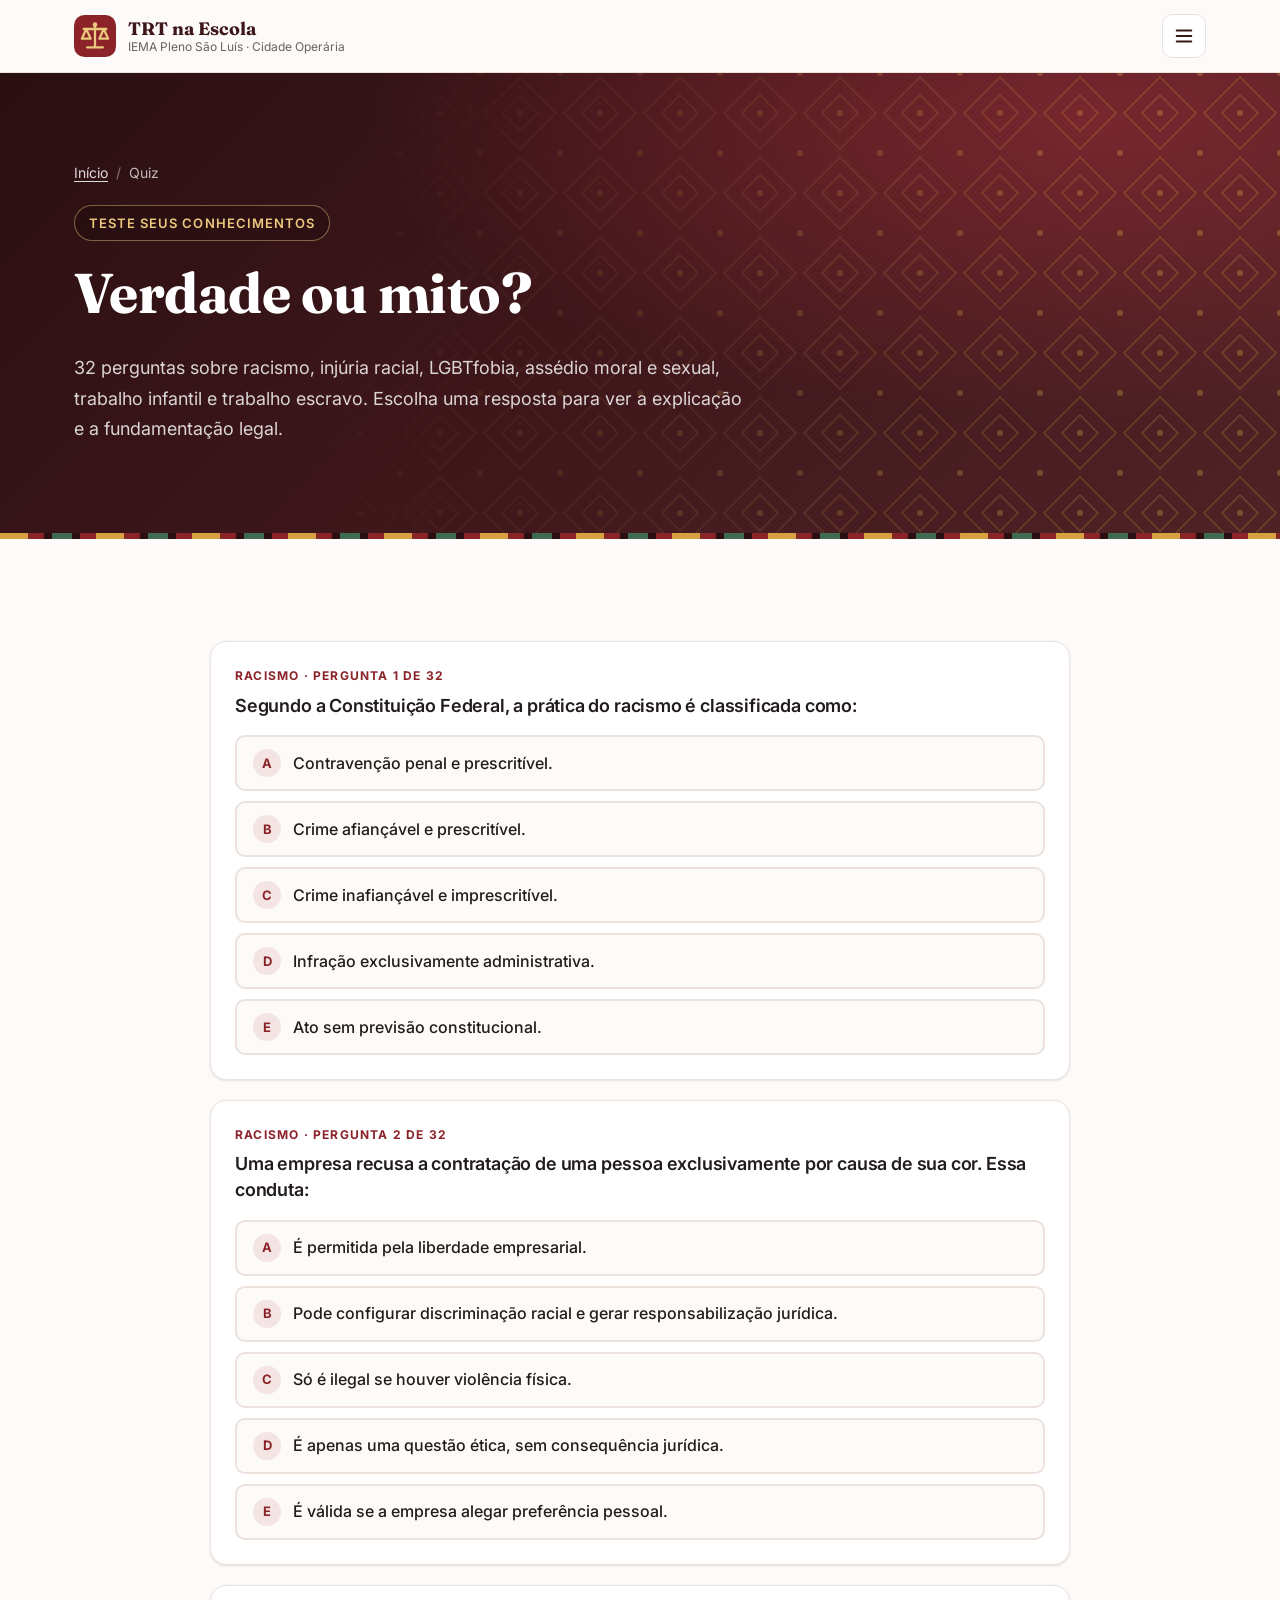
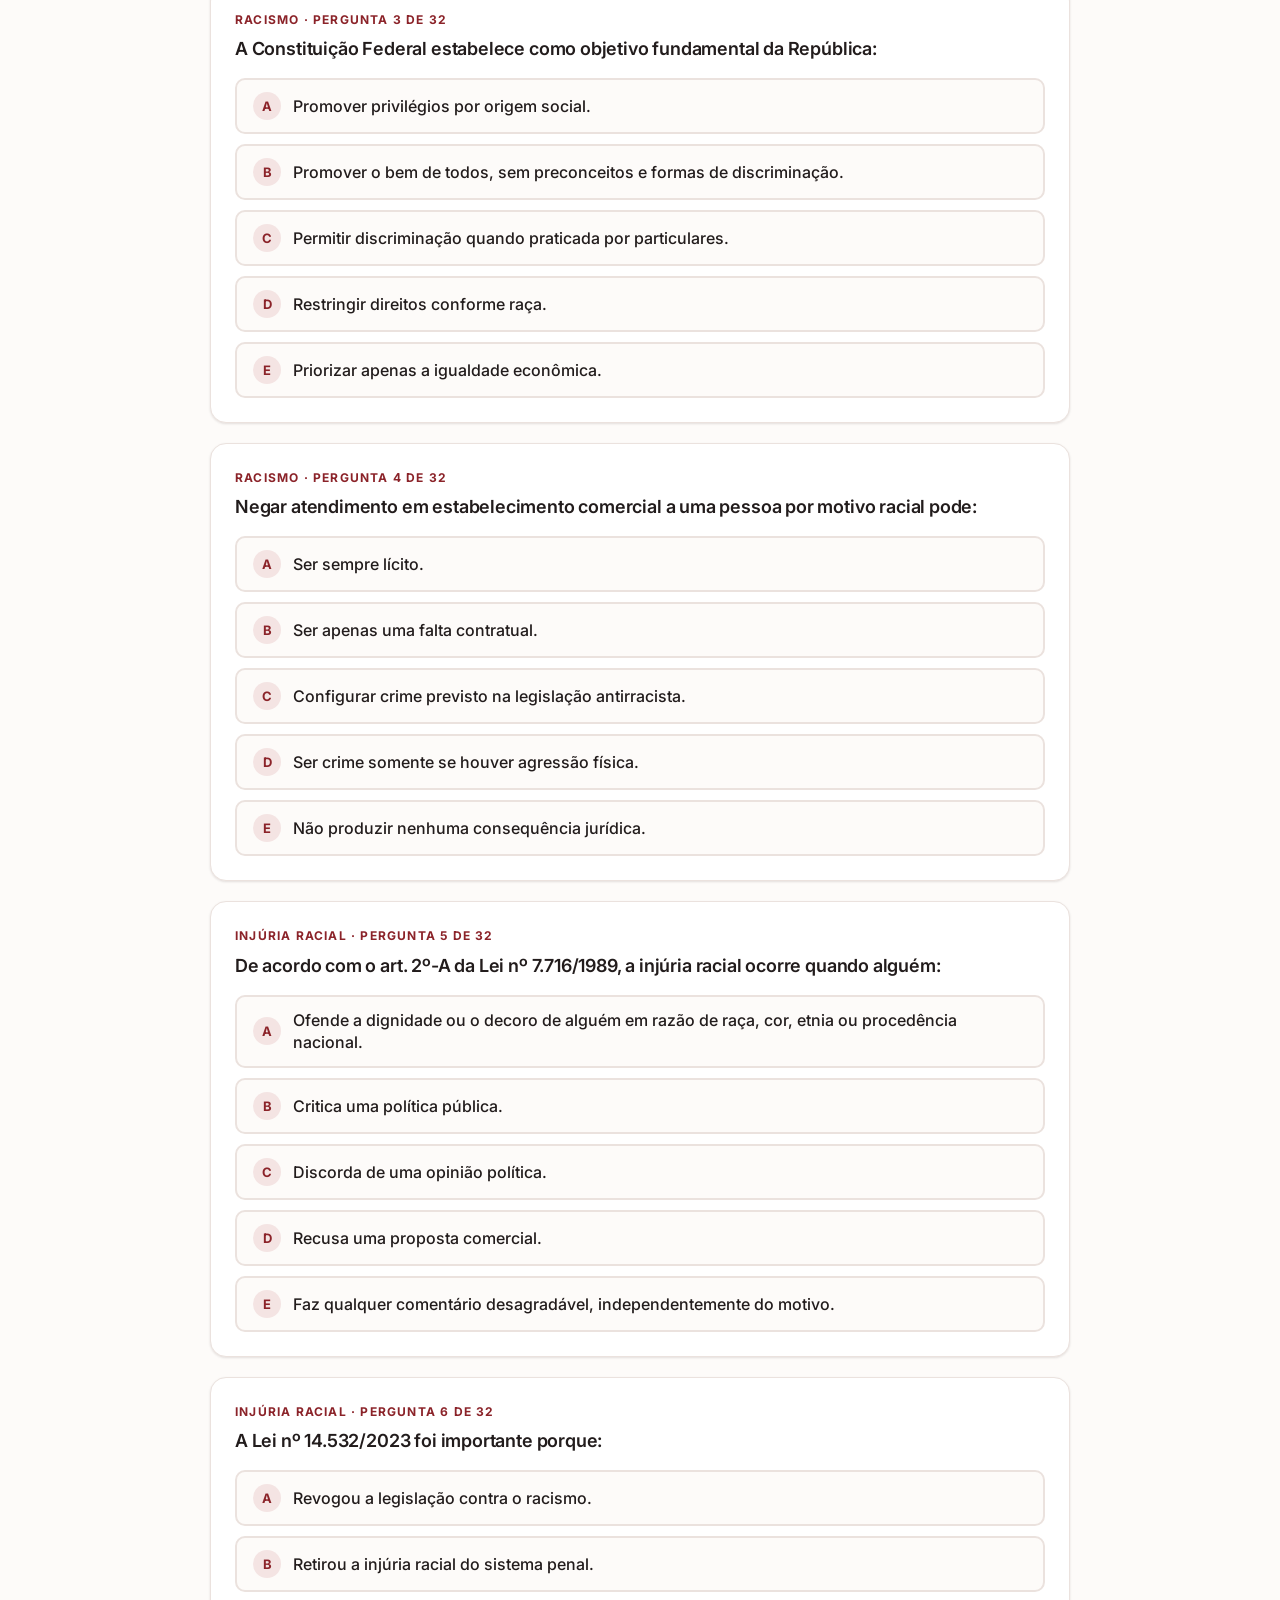
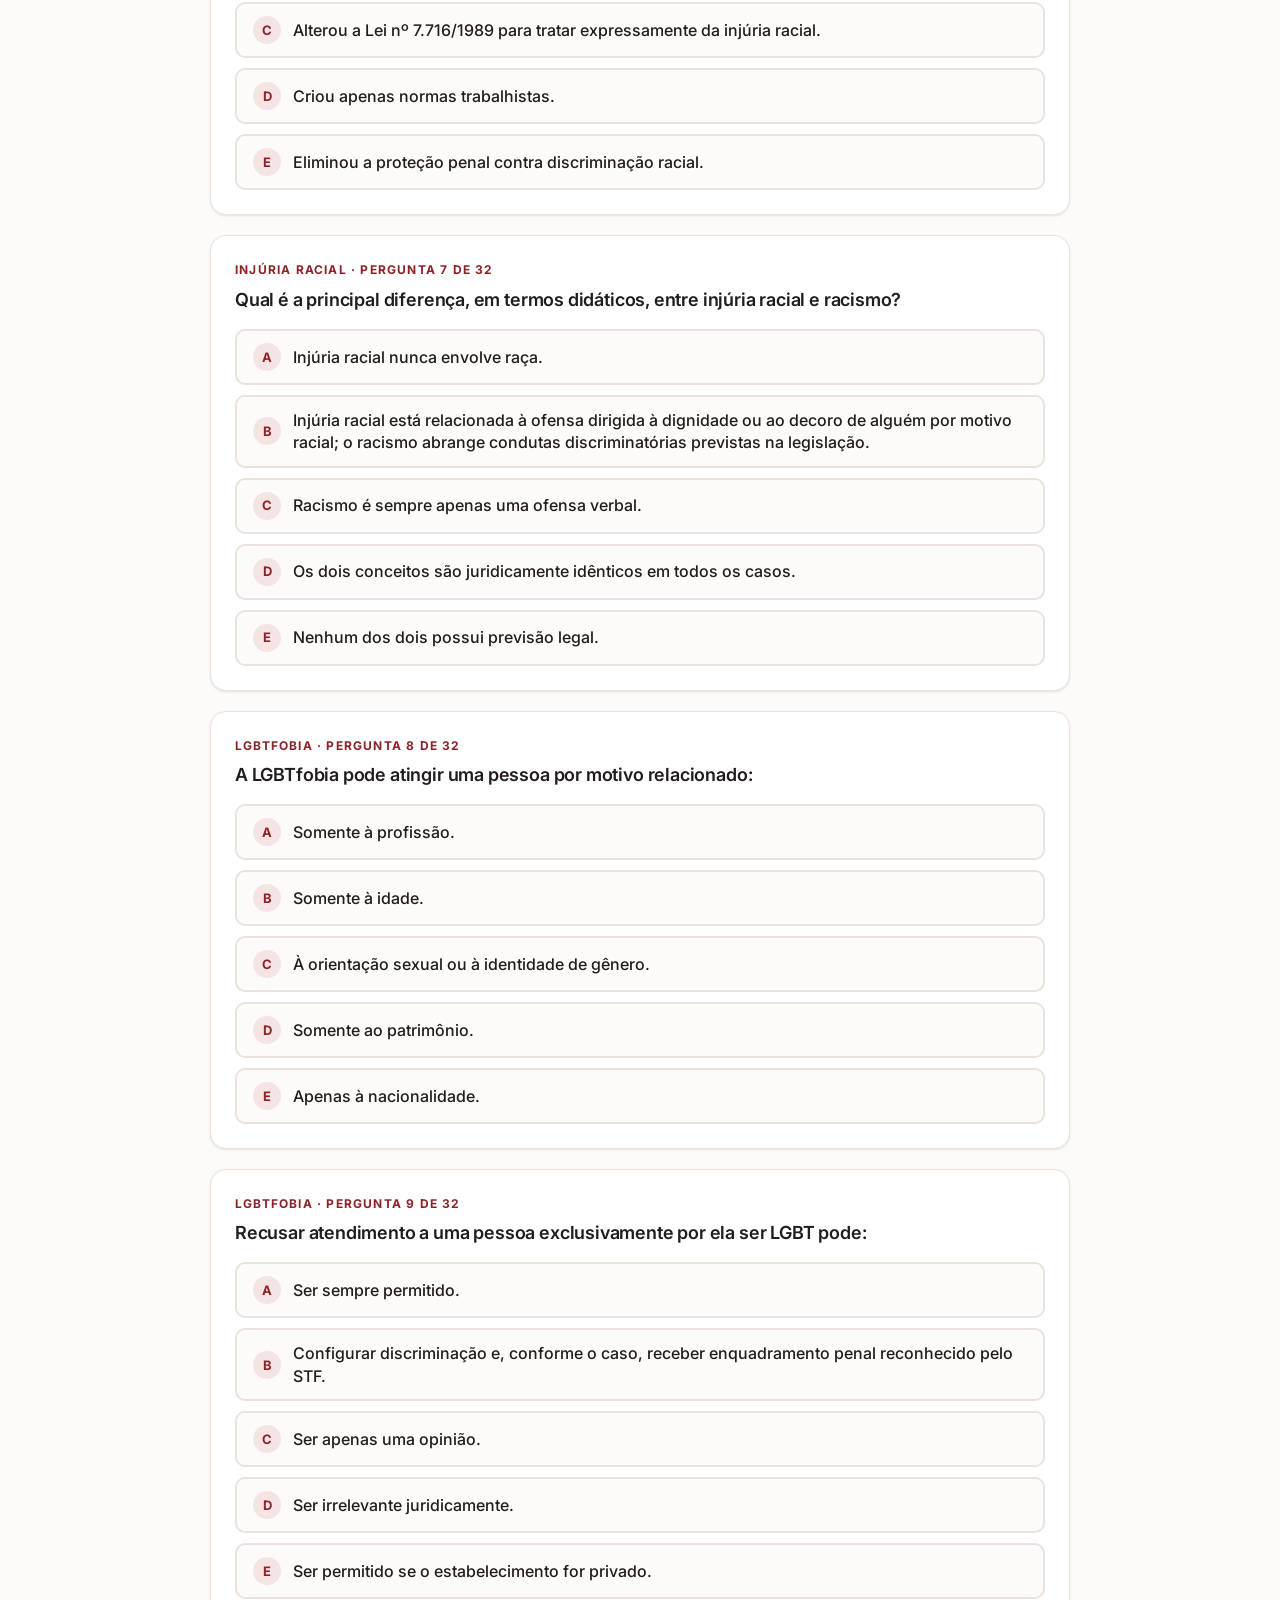
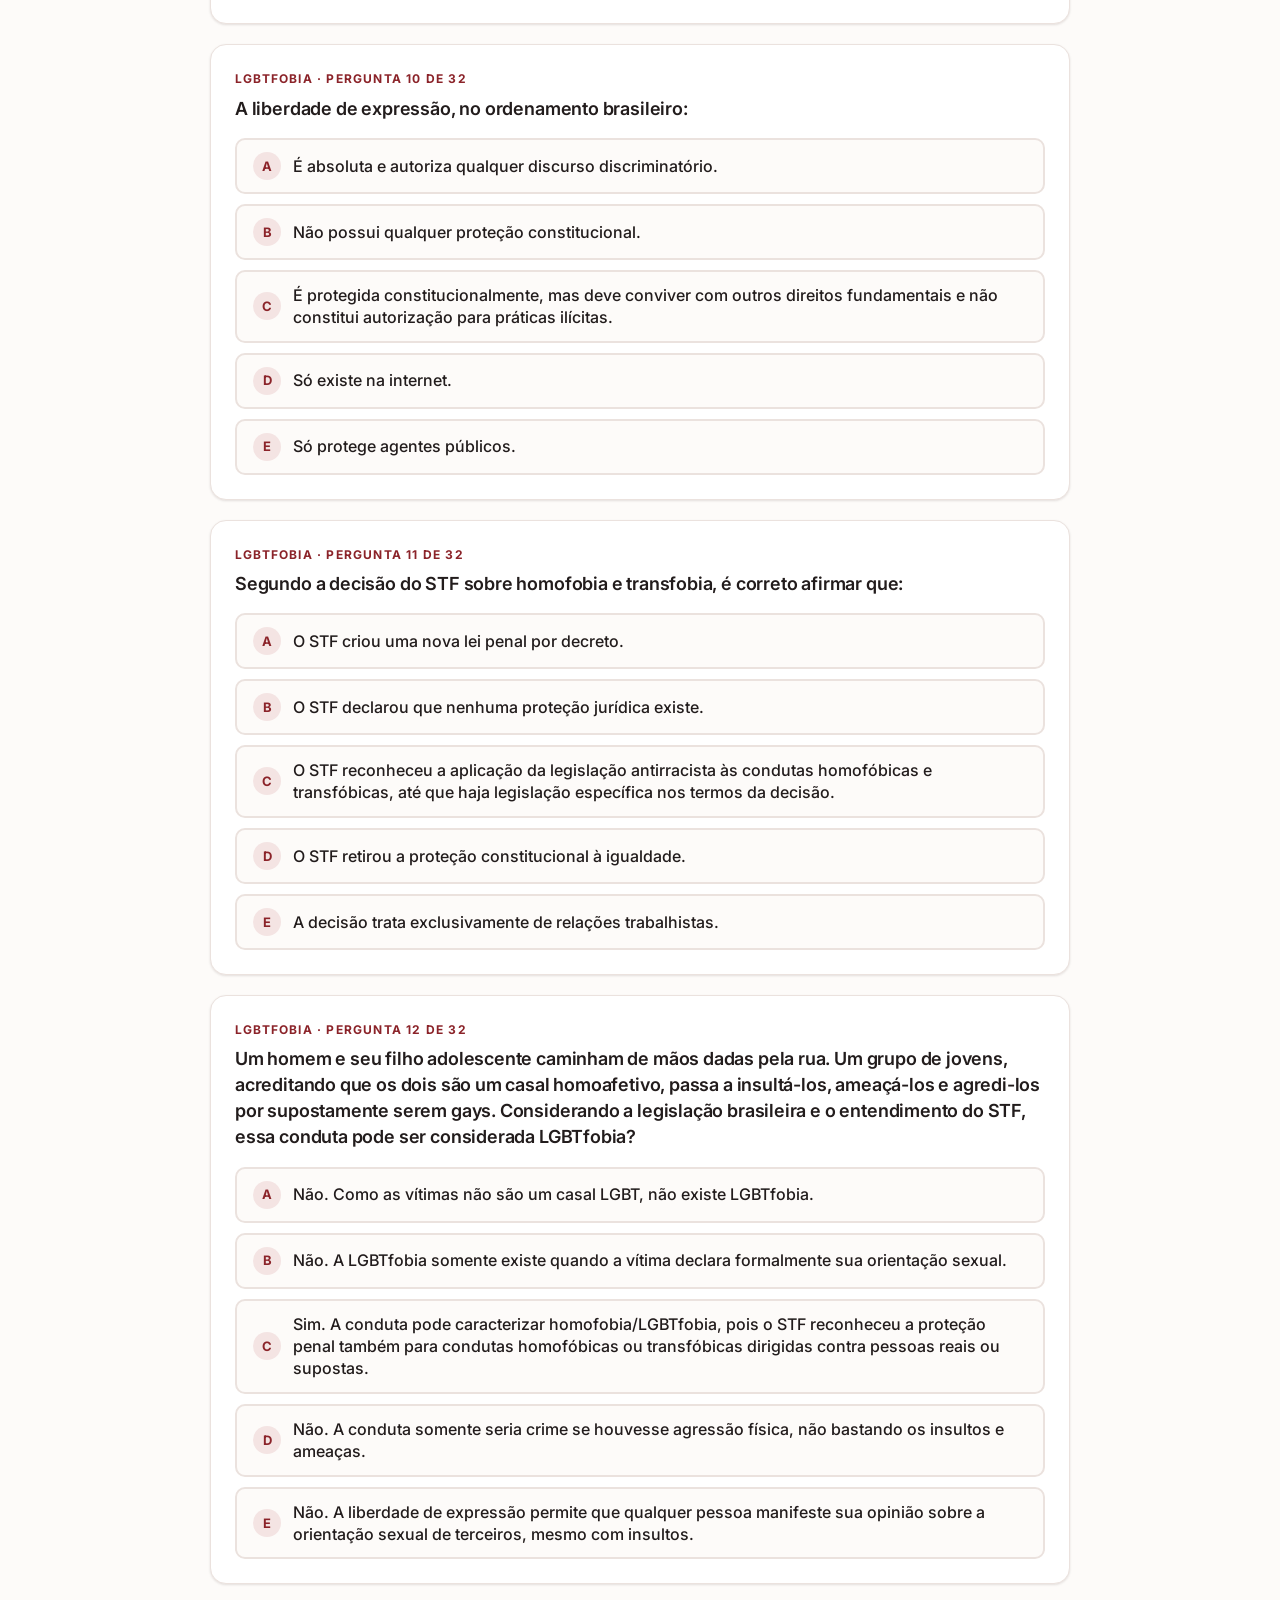
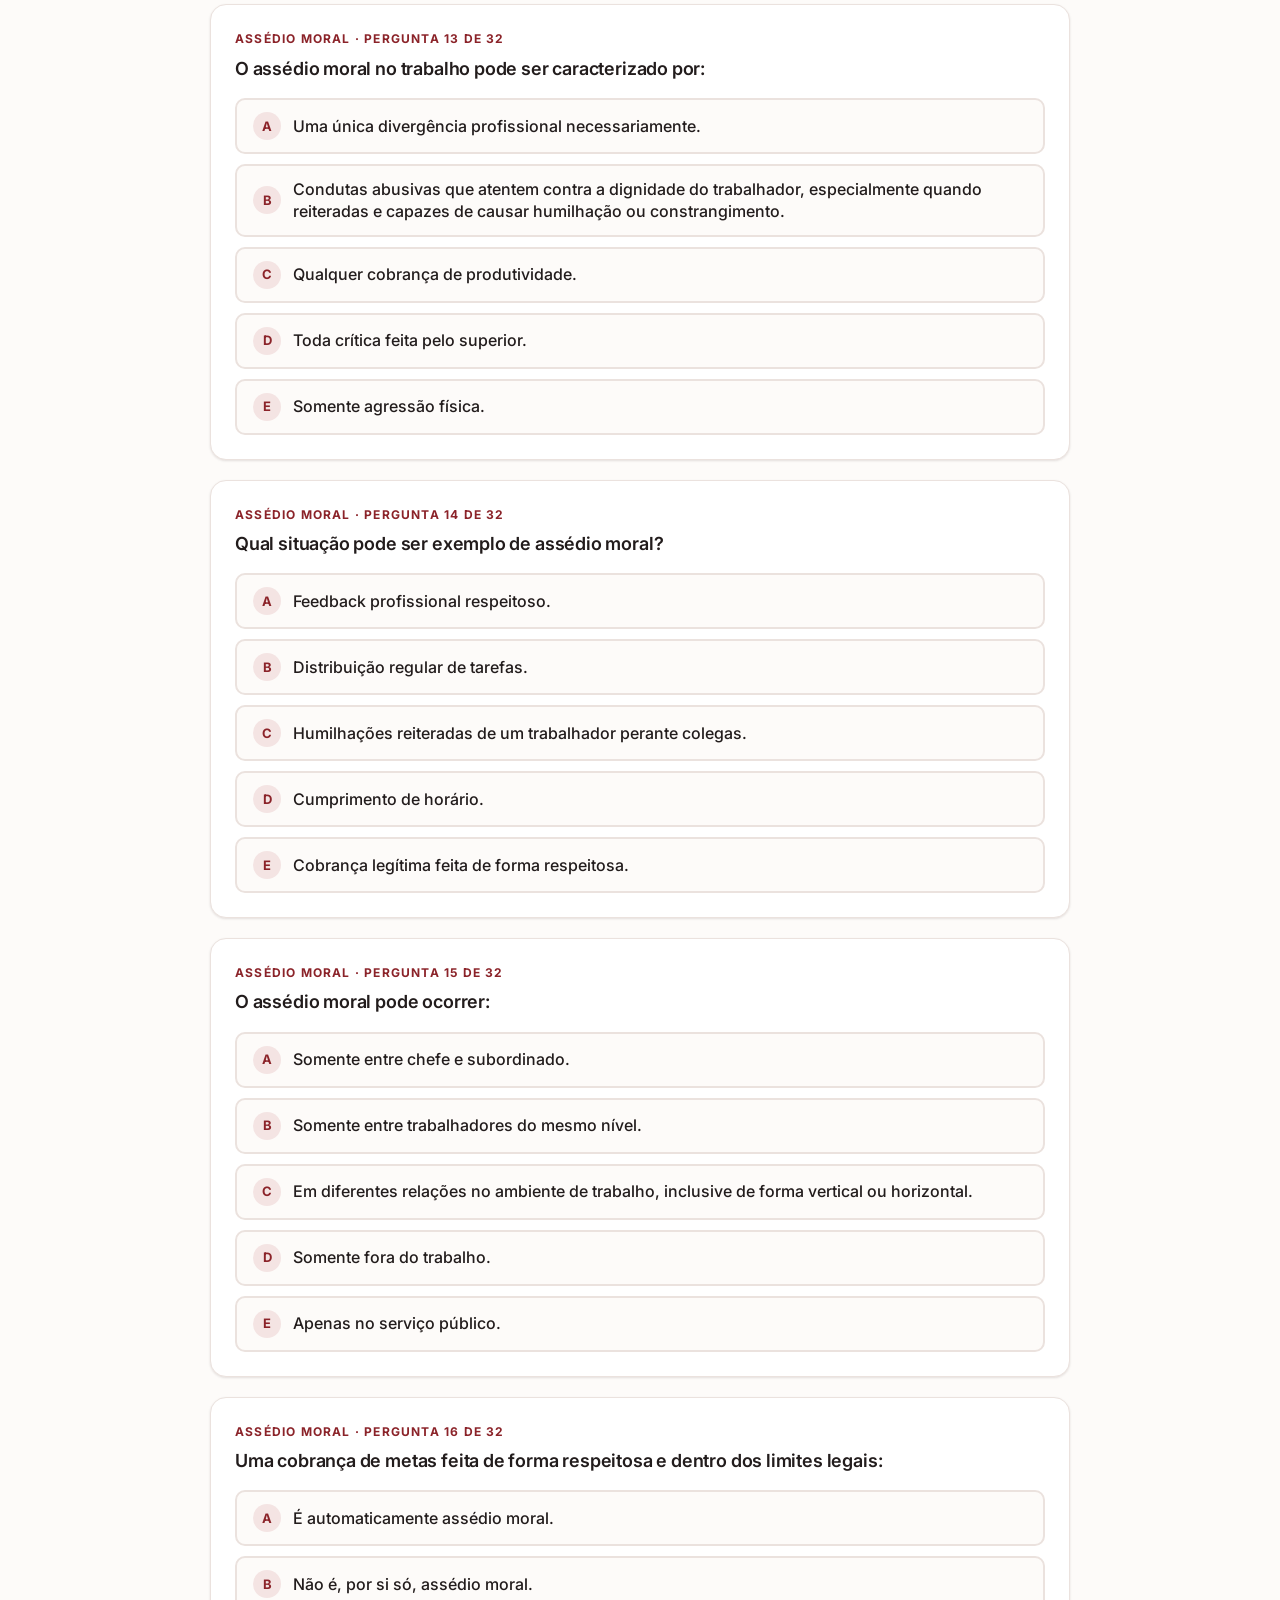
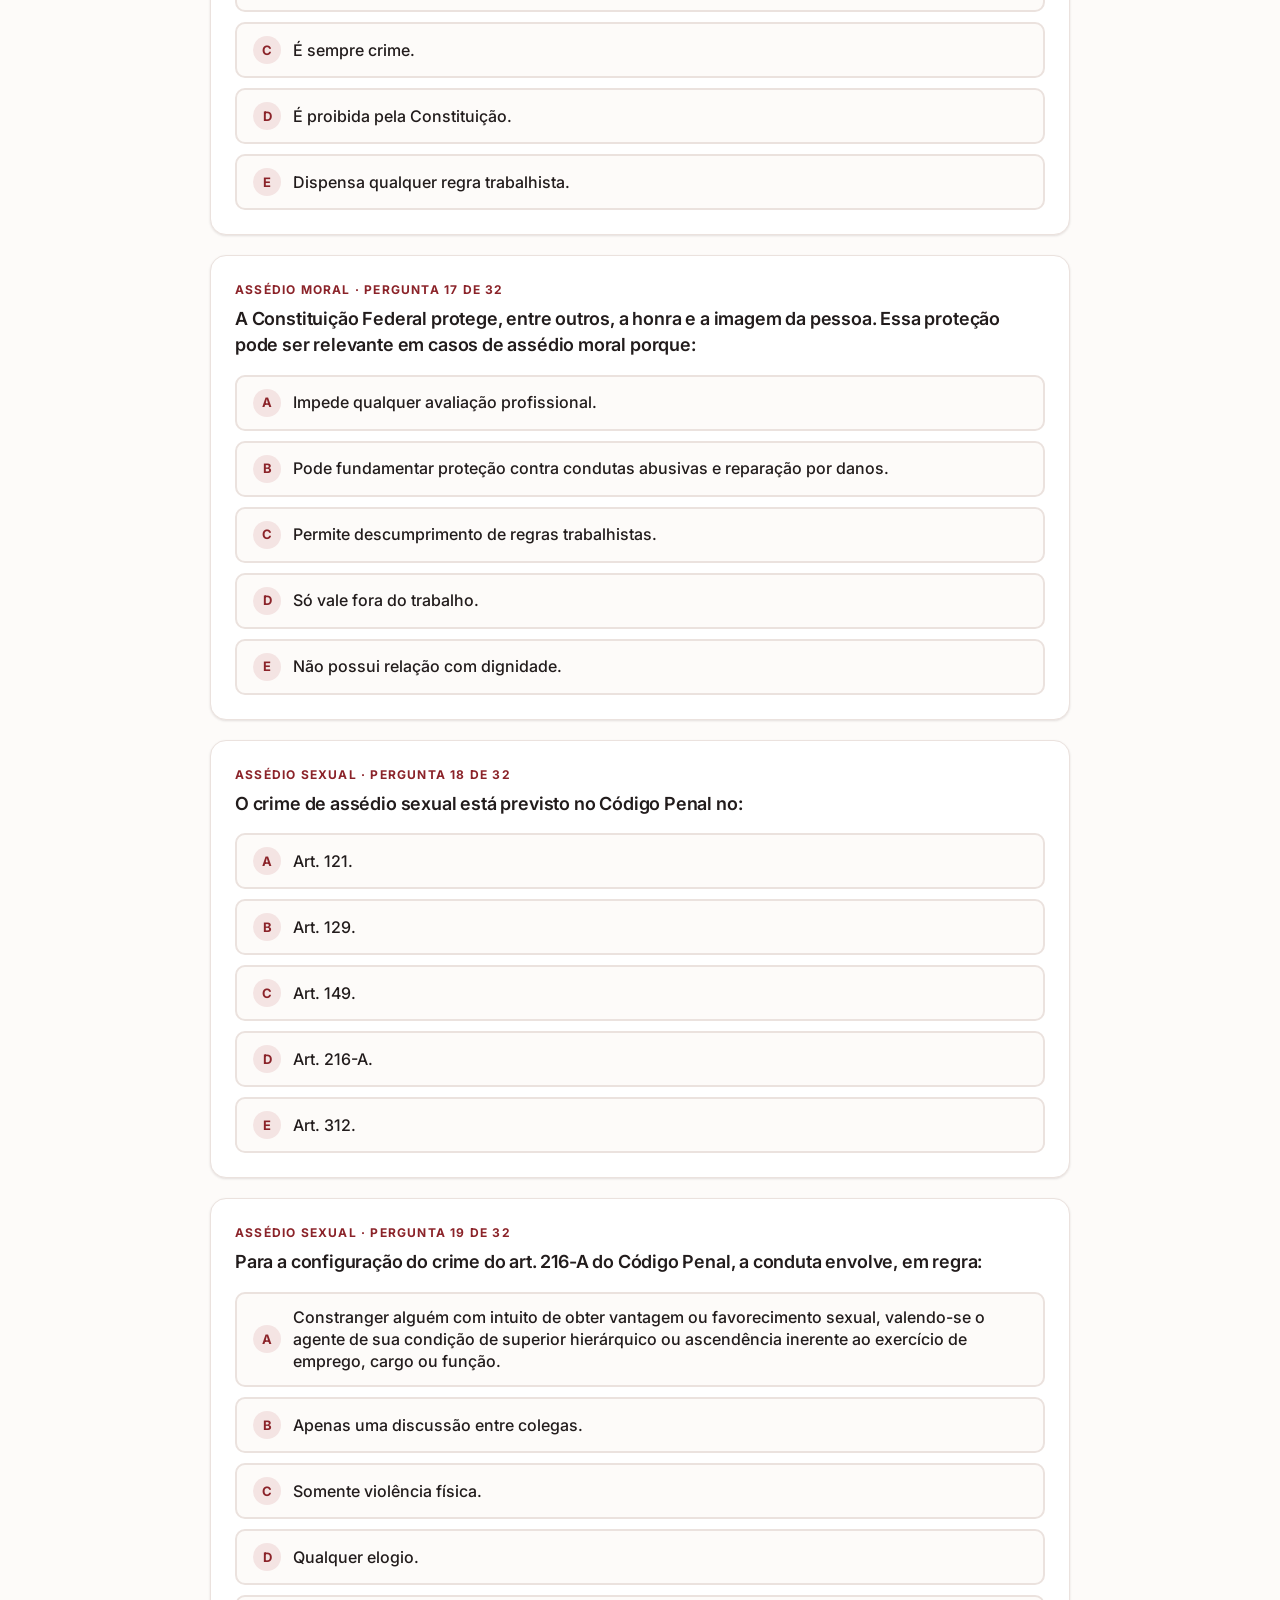
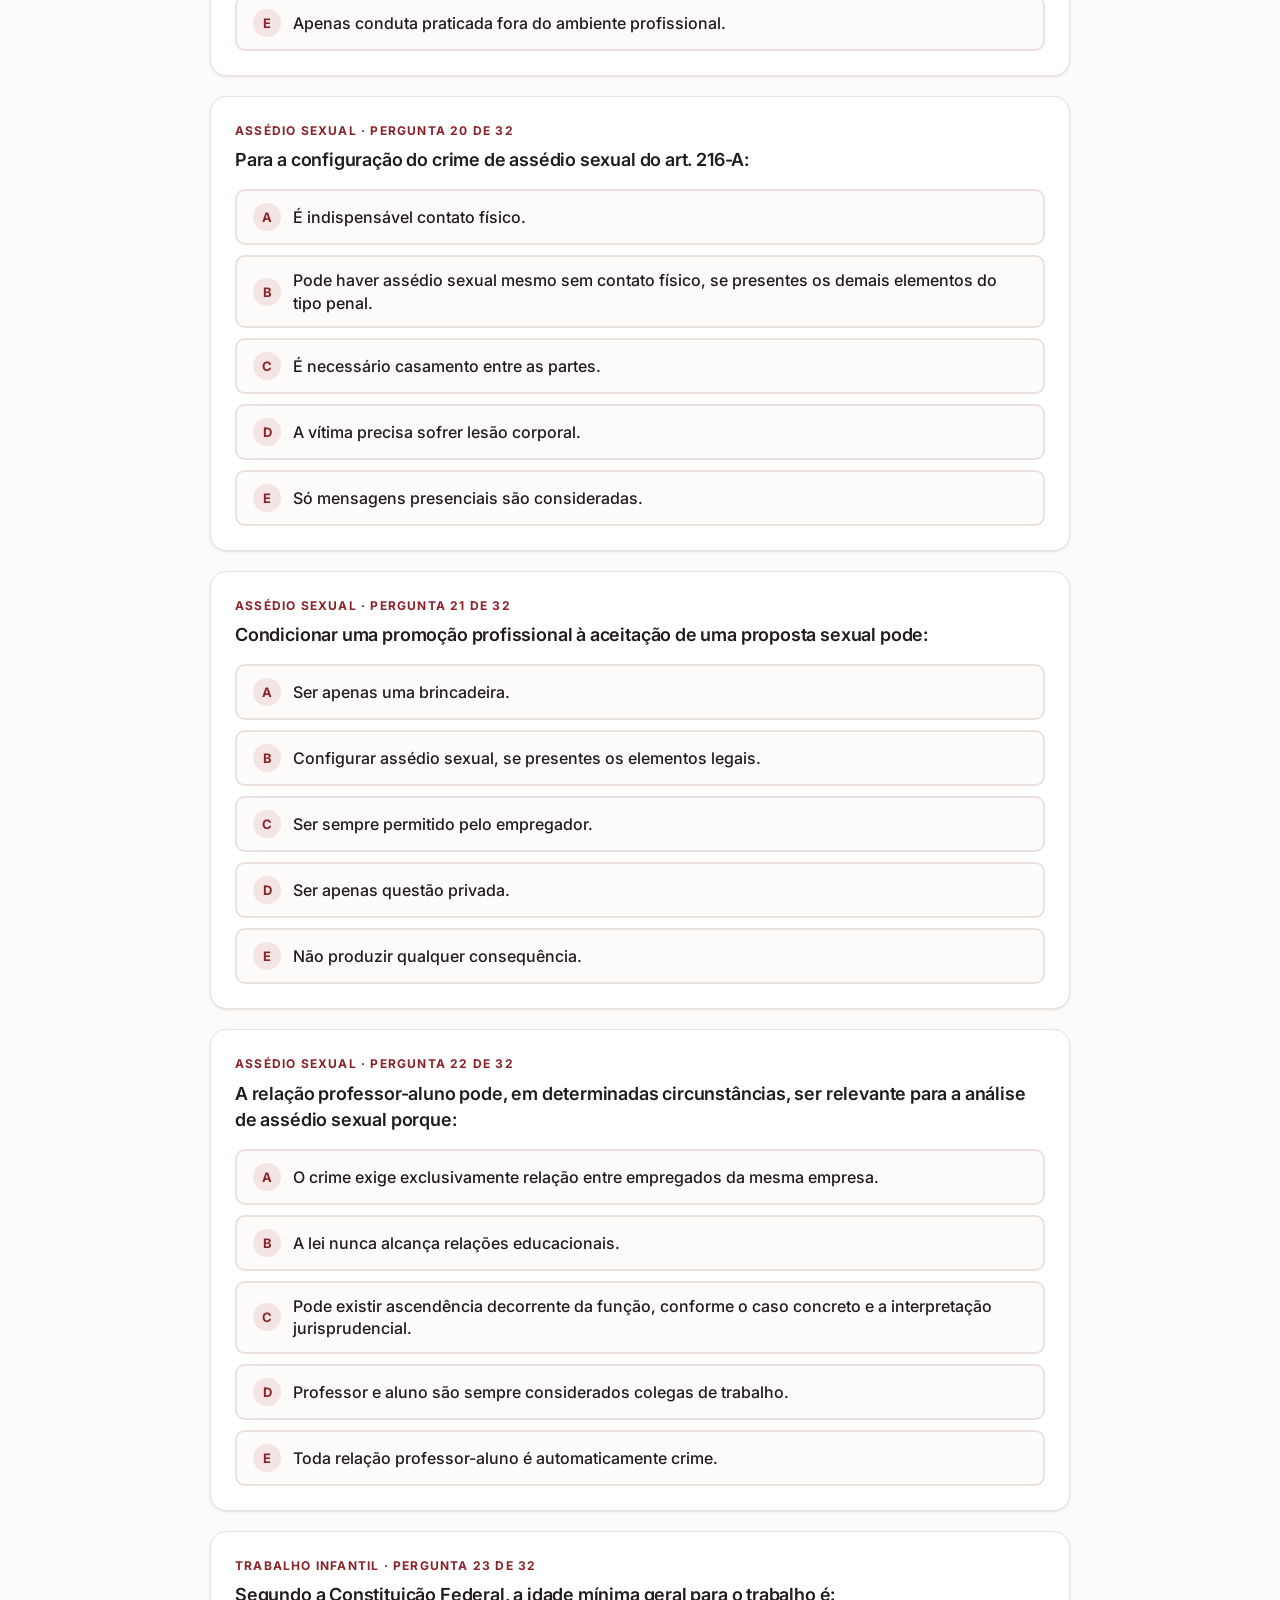
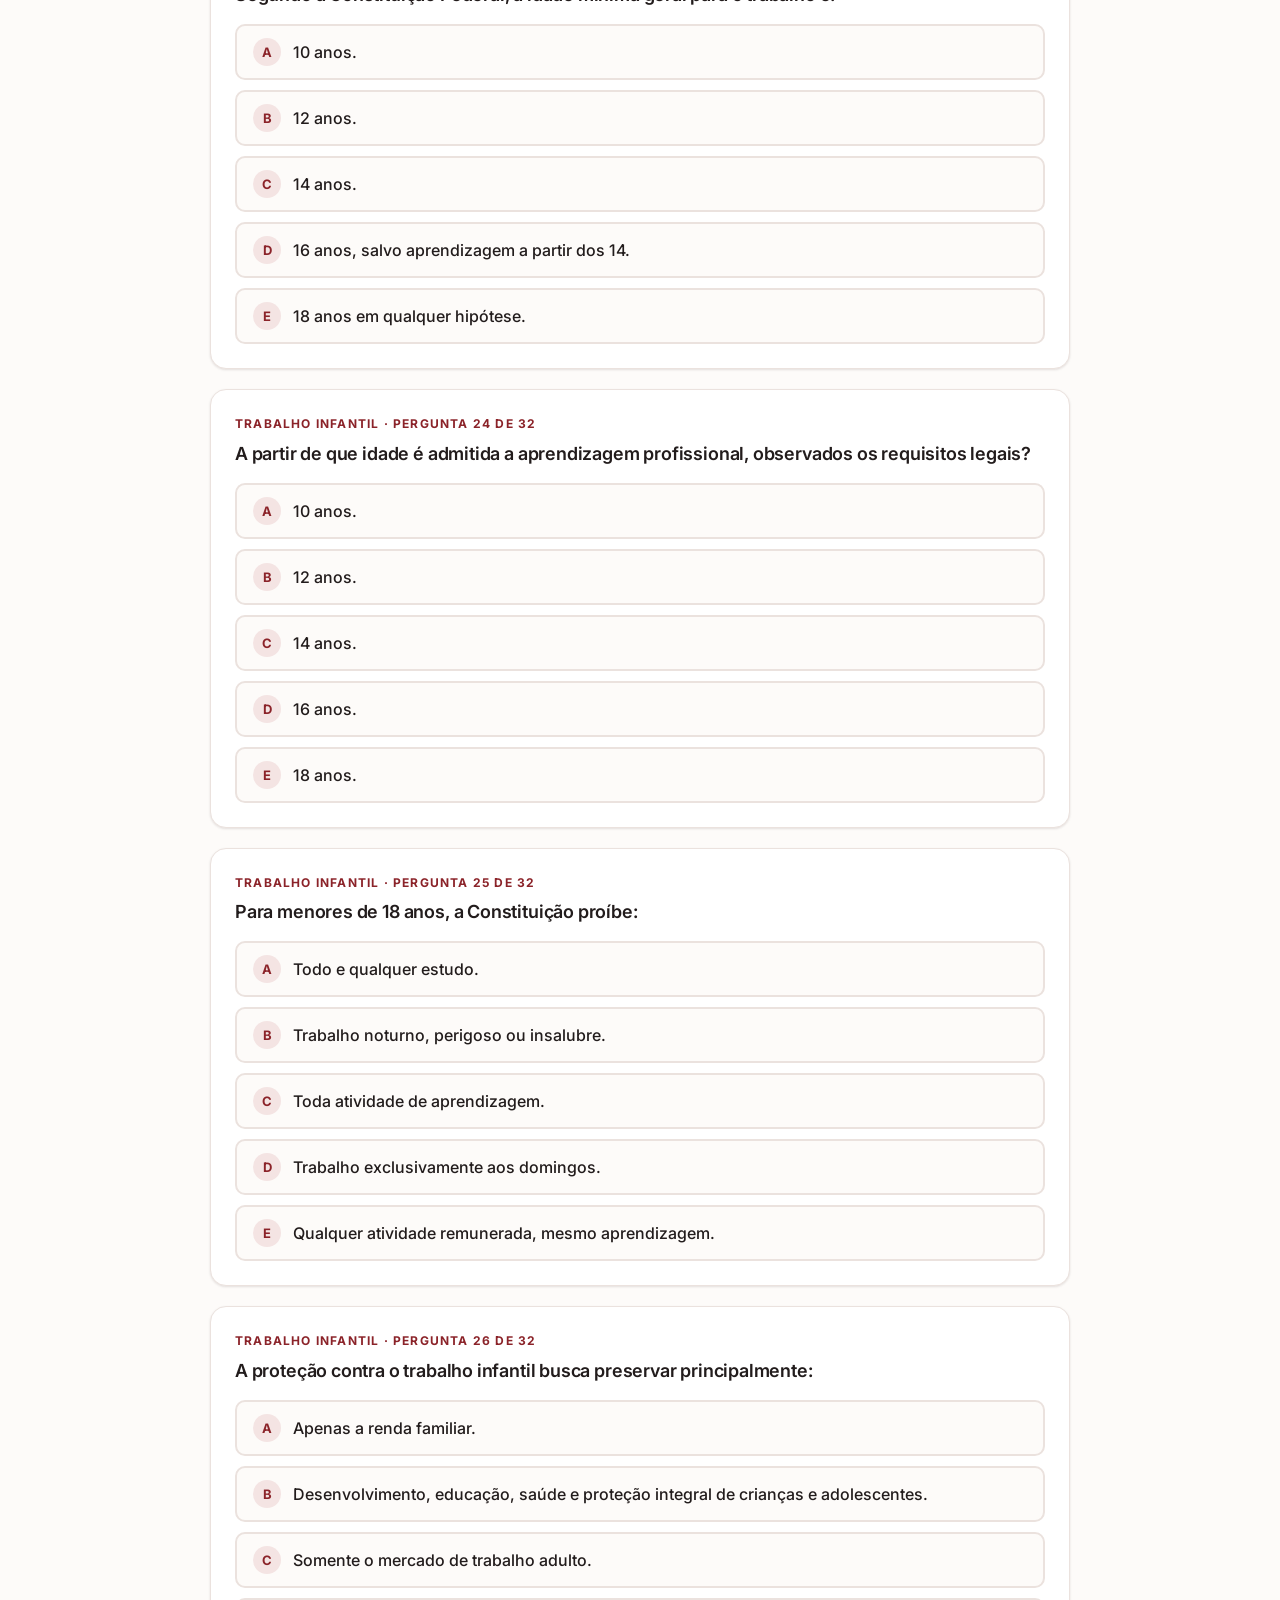
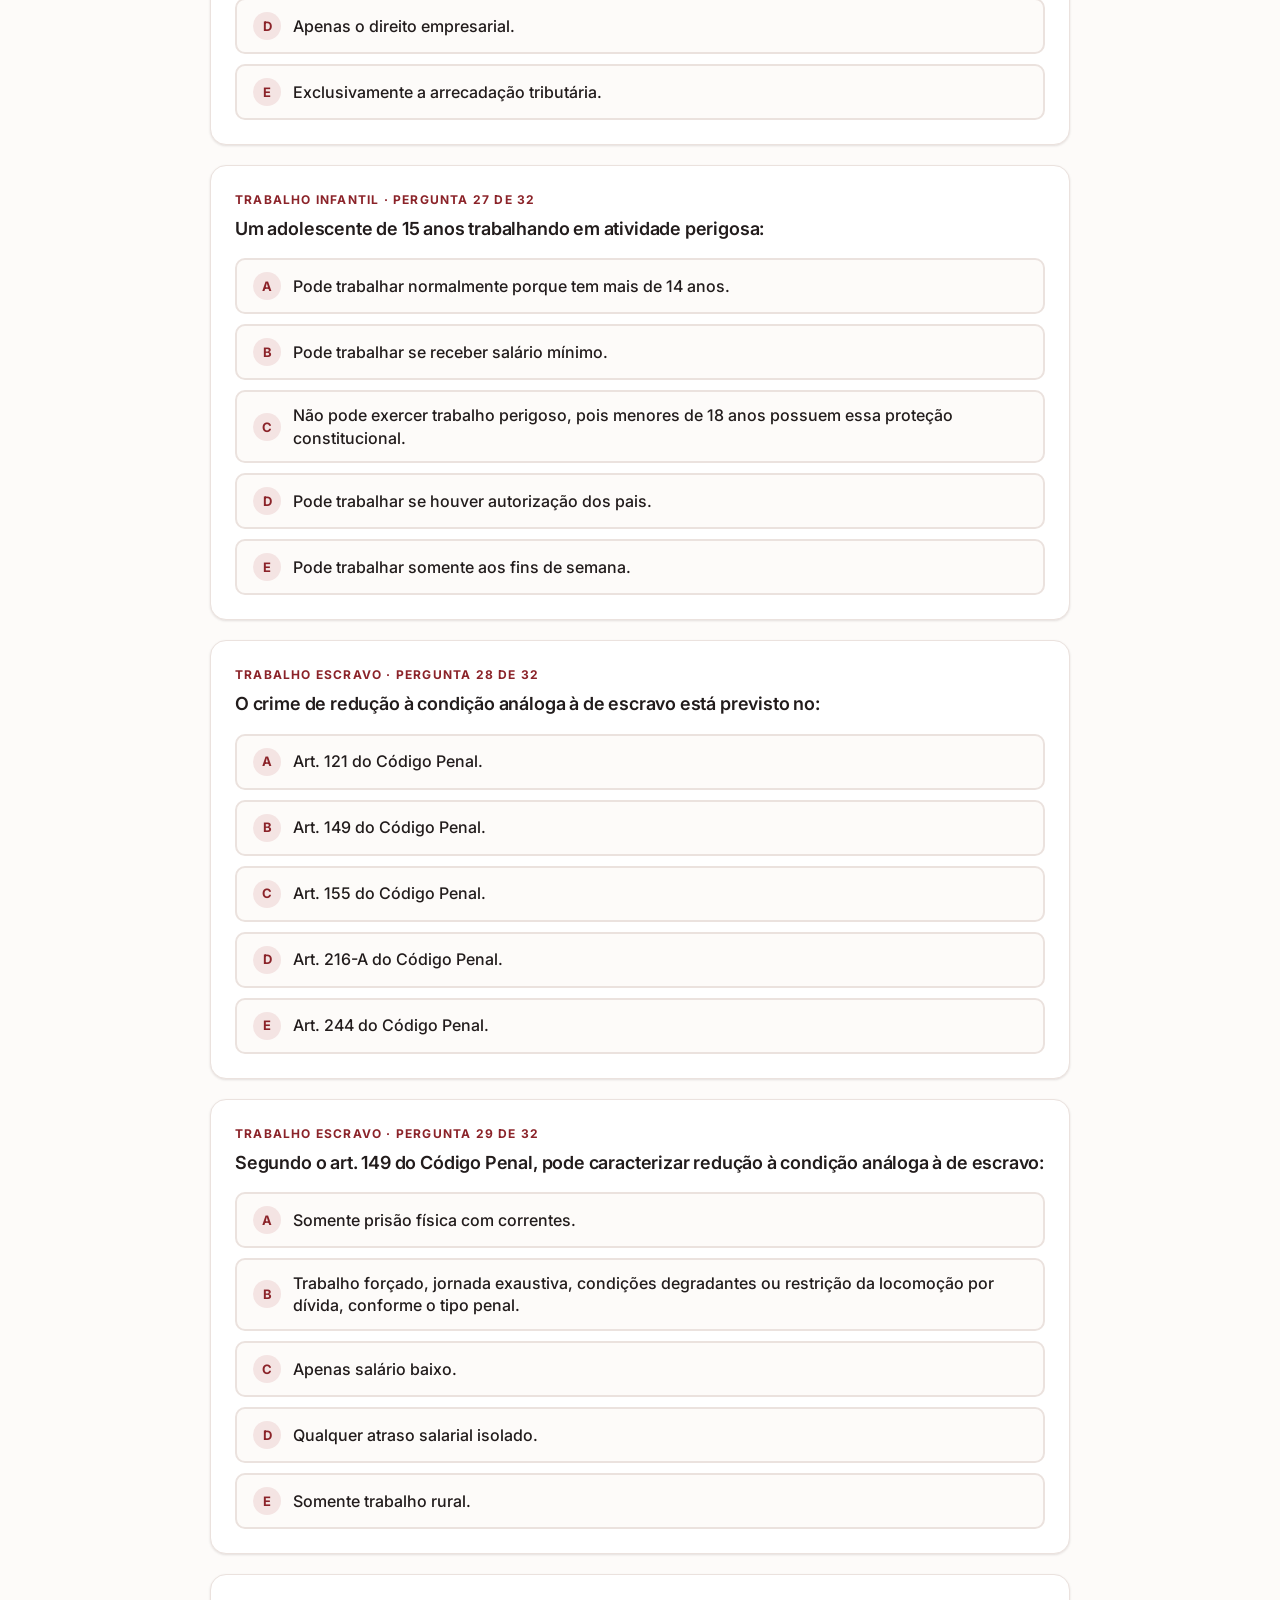
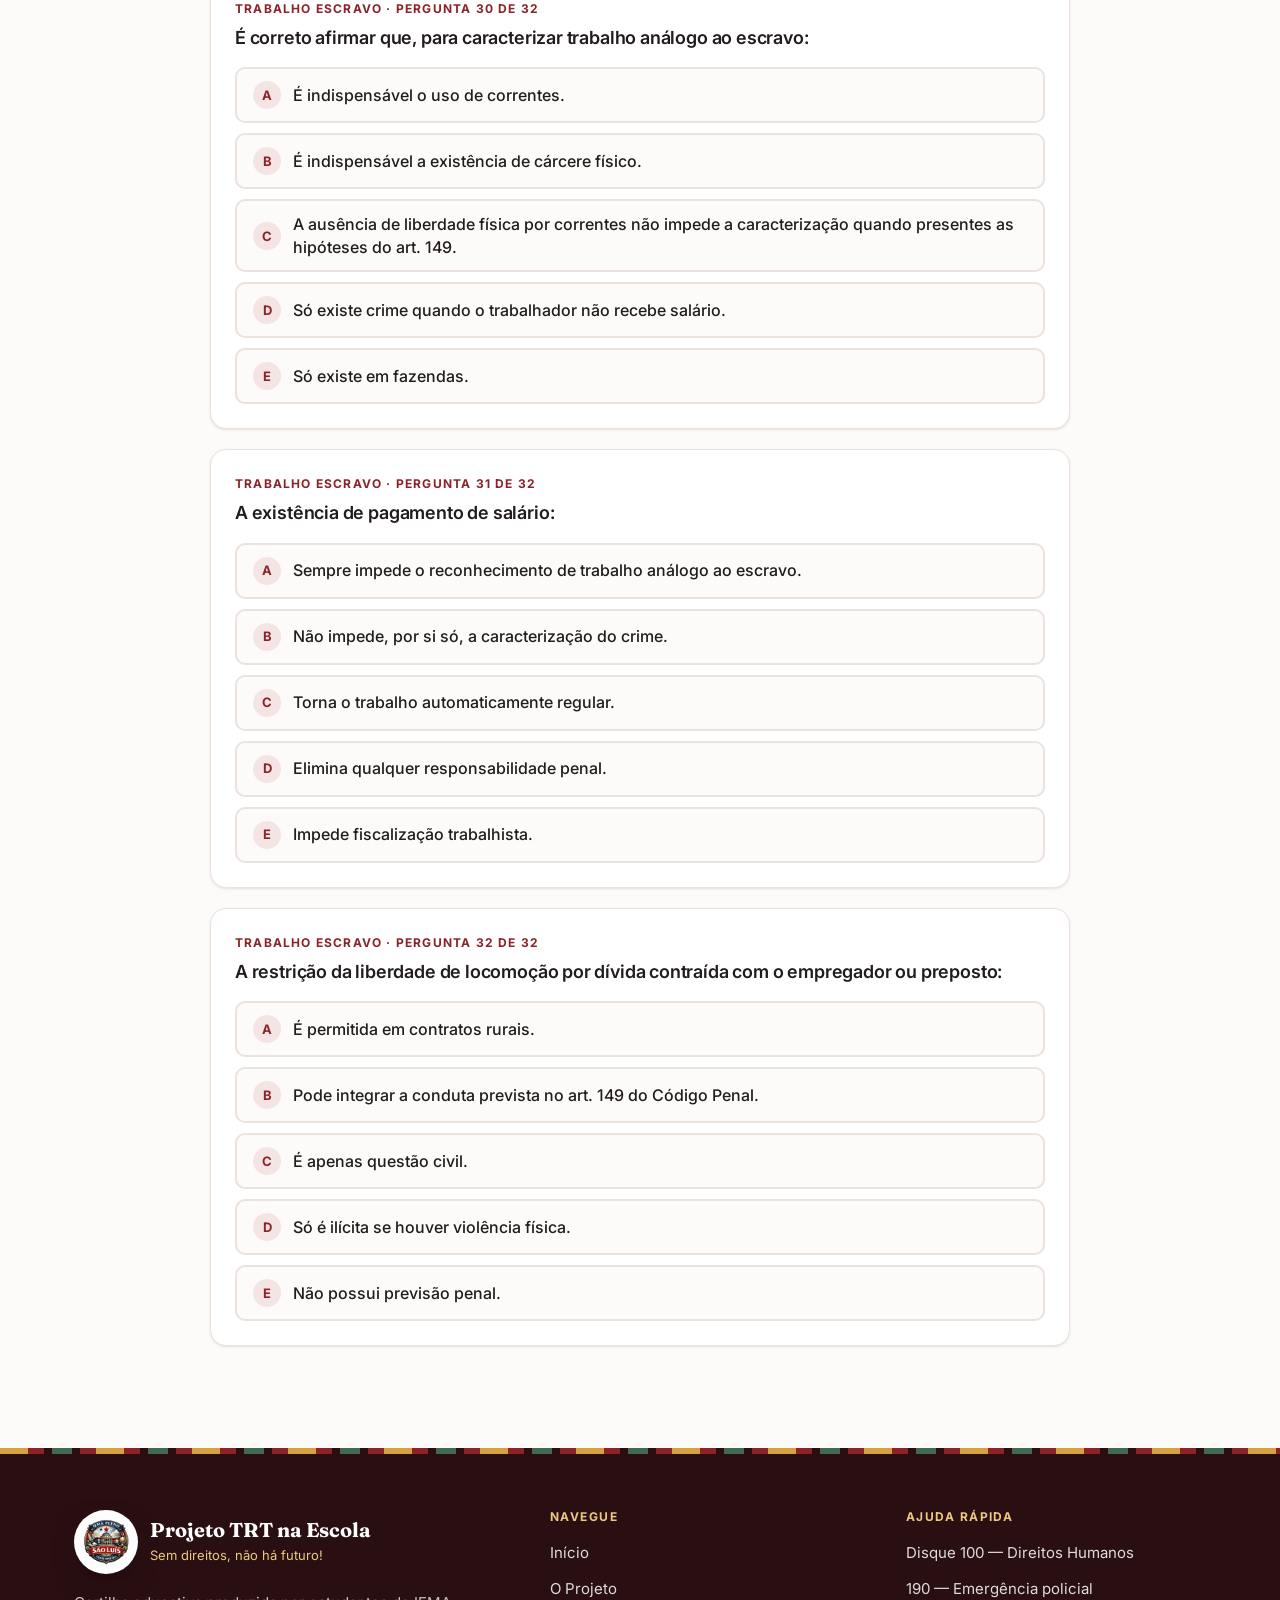
<file: quiz.html>
<!doctype html>
<html lang="pt-BR">
<head>
  <meta charset="utf-8">
  <meta name="viewport" content="width=device-width, initial-scale=1">
  <title>Quiz — TRT na Escola</title>
  <meta name="description" content="Quiz com 32 perguntas sobre racismo, injúria racial, LGBTfobia, assédio, trabalho infantil e trabalho escravo, com a fundamentação legal de cada resposta.">
  <meta name="theme-color" content="#3d161a">
  <meta property="og:type" content="article">
  <meta property="og:locale" content="pt_BR">
  <meta property="og:title" content="Quiz — TRT na Escola">
  <link rel="icon" href="assets/img/favicon.svg" type="image/svg+xml">
  <link rel="preconnect" href="https://fonts.googleapis.com">
  <link rel="preconnect" href="https://fonts.gstatic.com" crossorigin>
  <link href="https://fonts.googleapis.com/css2?family=Fraunces:ital,opsz,wght@0,9..144,500;0,9..144,700;1,9..144,500&family=Inter:wght@400;500;600;700;800&display=swap" rel="stylesheet">
  <link rel="stylesheet" href="assets/css/style.css">
  <script src="assets/js/main.js" defer></script>
</head>
<body>
  <a class="skip-link" href="#conteudo">Pular para o conteúdo</a>

  <header class="site-header">
    <div class="container header-inner">
      <a class="brand" href="index.html" aria-label="Projeto TRT na Escola — página inicial">
        <img class="brand-mark" src="assets/img/favicon.svg" alt="" width="42" height="42">
        <span class="brand-text">
          <strong>TRT na Escola</strong>
          <small>IEMA Pleno São Luís · Cidade Operária</small>
        </span>
      </a>
      <button class="nav-toggle" type="button" aria-expanded="false" aria-controls="menu" aria-label="Abrir menu">
        <svg class="icon icon-open" viewBox="0 0 24 24" aria-hidden="true"><path d="M4 6h16M4 12h16M4 18h16"/></svg>
        <svg class="icon icon-close" viewBox="0 0 24 24" aria-hidden="true"><path d="M18 6 6 18M6 6l12 12"/></svg>
      </button>
      <nav id="menu" class="site-nav" aria-label="Navegação principal">
        <ul>
          <li><a href="index.html">Início</a></li>
          <li><a href="projeto.html">O Projeto</a></li>
          <li><a href="racismo.html">Racismo</a></li>
          <li><a href="lgbtifobia.html">LGBTIfobia</a></li>
          <li><a href="assedio.html">Assédio</a></li>
          <li><a href="trabalho.html">Trabalho</a></li>
          <li><a href="direitos.html">Direitos</a></li>
          <li><a href="poesia.html">Poesia</a></li>
          <li><a href="quiz.html" aria-current="page">Quiz</a></li>
          <li><a class="nav-cta" href="direitos.html#ajuda">Buscar ajuda</a></li>
        </ul>
      </nav>
    </div>
  </header>

  <main id="conteudo">
    <section class="page-hero" aria-labelledby="page-title">
      <div class="container">
        <ol class="breadcrumb">
          <li><a href="index.html">Início</a></li>
          <li aria-current="page">Quiz</li>
        </ol>
        <p class="eyebrow">Teste seus conhecimentos</p>
        <h1 id="page-title">Verdade ou mito?</h1>
        <p class="lead">32 perguntas sobre racismo, injúria racial, LGBTfobia, assédio moral e sexual, trabalho infantil e trabalho escravo. Escolha uma resposta para ver a explicação e a fundamentação legal.</p>
      </div>
    </section>
    <div class="kente" aria-hidden="true"></div>

    <section class="section" id="teste" aria-label="Perguntas do quiz">
      <div class="container">
        <div id="quiz" class="quiz">
          <noscript><p>Ative o JavaScript do navegador para responder ao teste.</p></noscript>
        </div>
        <div id="quiz-result" class="quiz-result quiz" hidden>
          <h3 id="quiz-score"></h3>
          <p id="quiz-message"></p>
          <button id="quiz-reset" class="btn btn-primary" type="button">Refazer o teste</button>
        </div>
      </div>
    </section>
  </main>

  <footer class="site-footer">
    <div class="kente" aria-hidden="true"></div>
    <div class="container">
      <div class="footer-grid">
        <div>
          <div class="footer-brand">
            <img class="school-seal footer-seal" src="assets/img/logo-iema.png" alt="Logo do IEMA Pleno São Luís – Cidade Operária" width="64" height="64">
            <div><strong>Projeto TRT na Escola</strong><small>Sem direitos, não há futuro!</small></div>
          </div>
          <p>Cartilha educativa produzida por estudantes do IEMA Pleno São Luís – Cidade Operária (MA), na Área de Ciências Humanas, com orientação do Prof. Carlos Pimentel.</p>
        </div>
        <nav aria-label="Rodapé">
          <h2>Navegue</h2>
          <ul>
            <li><a href="index.html">Início</a></li>
            <li><a href="projeto.html">O Projeto</a></li>
            <li><a href="racismo.html">Racismo</a></li>
            <li><a href="lgbtifobia.html">LGBTIfobia</a></li>
            <li><a href="assedio.html">Assédio</a></li>
            <li><a href="trabalho.html">Trabalho</a></li>
            <li><a href="direitos.html">Direitos e referências</a></li>
            <li><a href="poesia.html">Poesia: Sem direitos, não há futuro!</a></li>
            <li><a href="quiz.html">Quiz: Verdade ou mito?</a></li>
          </ul>
        </nav>
        <div>
          <h2>Ajuda rápida</h2>
          <ul>
            <li><a href="tel:100">Disque 100 — Direitos Humanos</a></li>
            <li><a href="tel:190">190 — Emergência policial</a></li>
            <li><a href="direitos.html#ajuda">Todos os canais de denúncia</a></li>
          </ul>
        </div>
      </div>
      <div class="footer-bottom">
        <p>© <span data-year>2026</span> Projeto TRT na Escola · IEMA Pleno São Luís – Cidade Operária. Todos os direitos reservados.</p>
        <p>Conteúdo educativo: não substitui orientação jurídica individual.</p>
      </div>
    </div>
  </footer>

  <button class="to-top" type="button" aria-label="Voltar ao topo">
    <svg class="icon" viewBox="0 0 24 24" aria-hidden="true"><path d="m5 12 7-7 7 7M12 19V5"/></svg>
  </button>
</body>
</html>
</file>
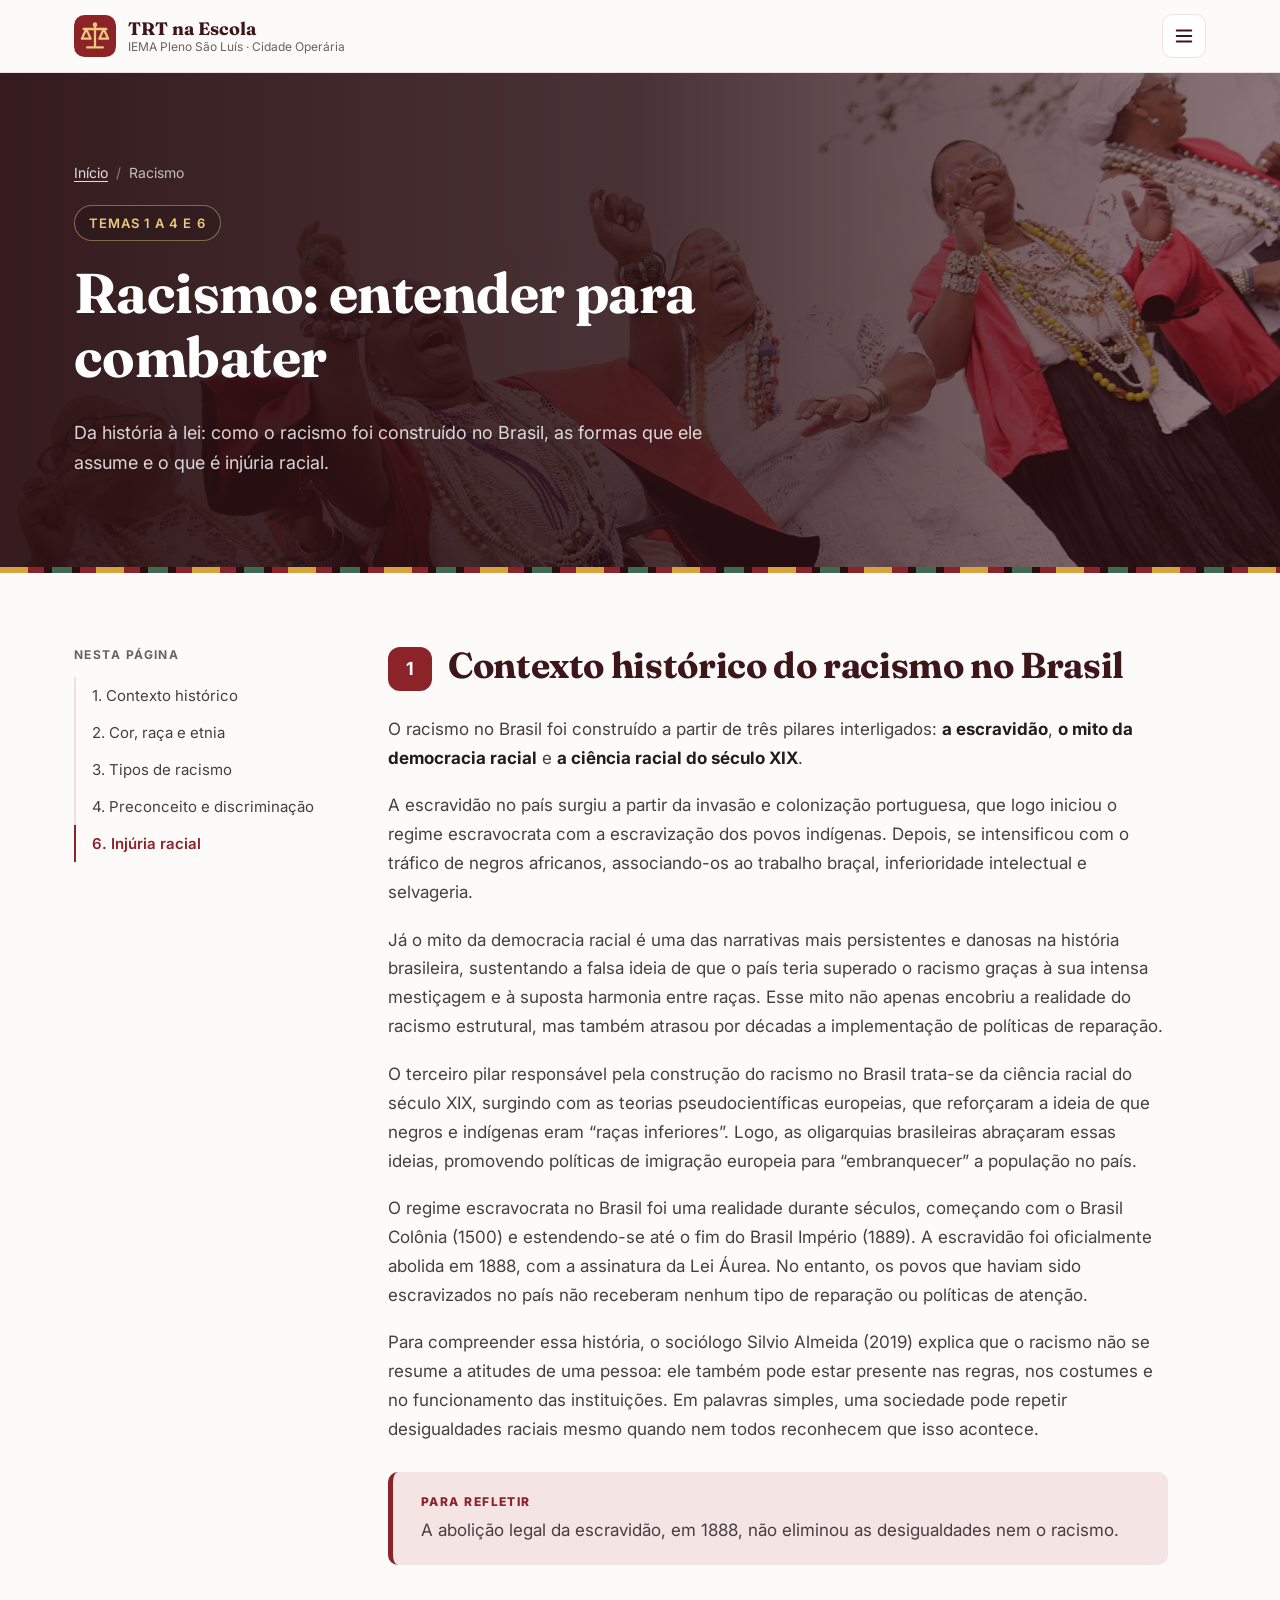
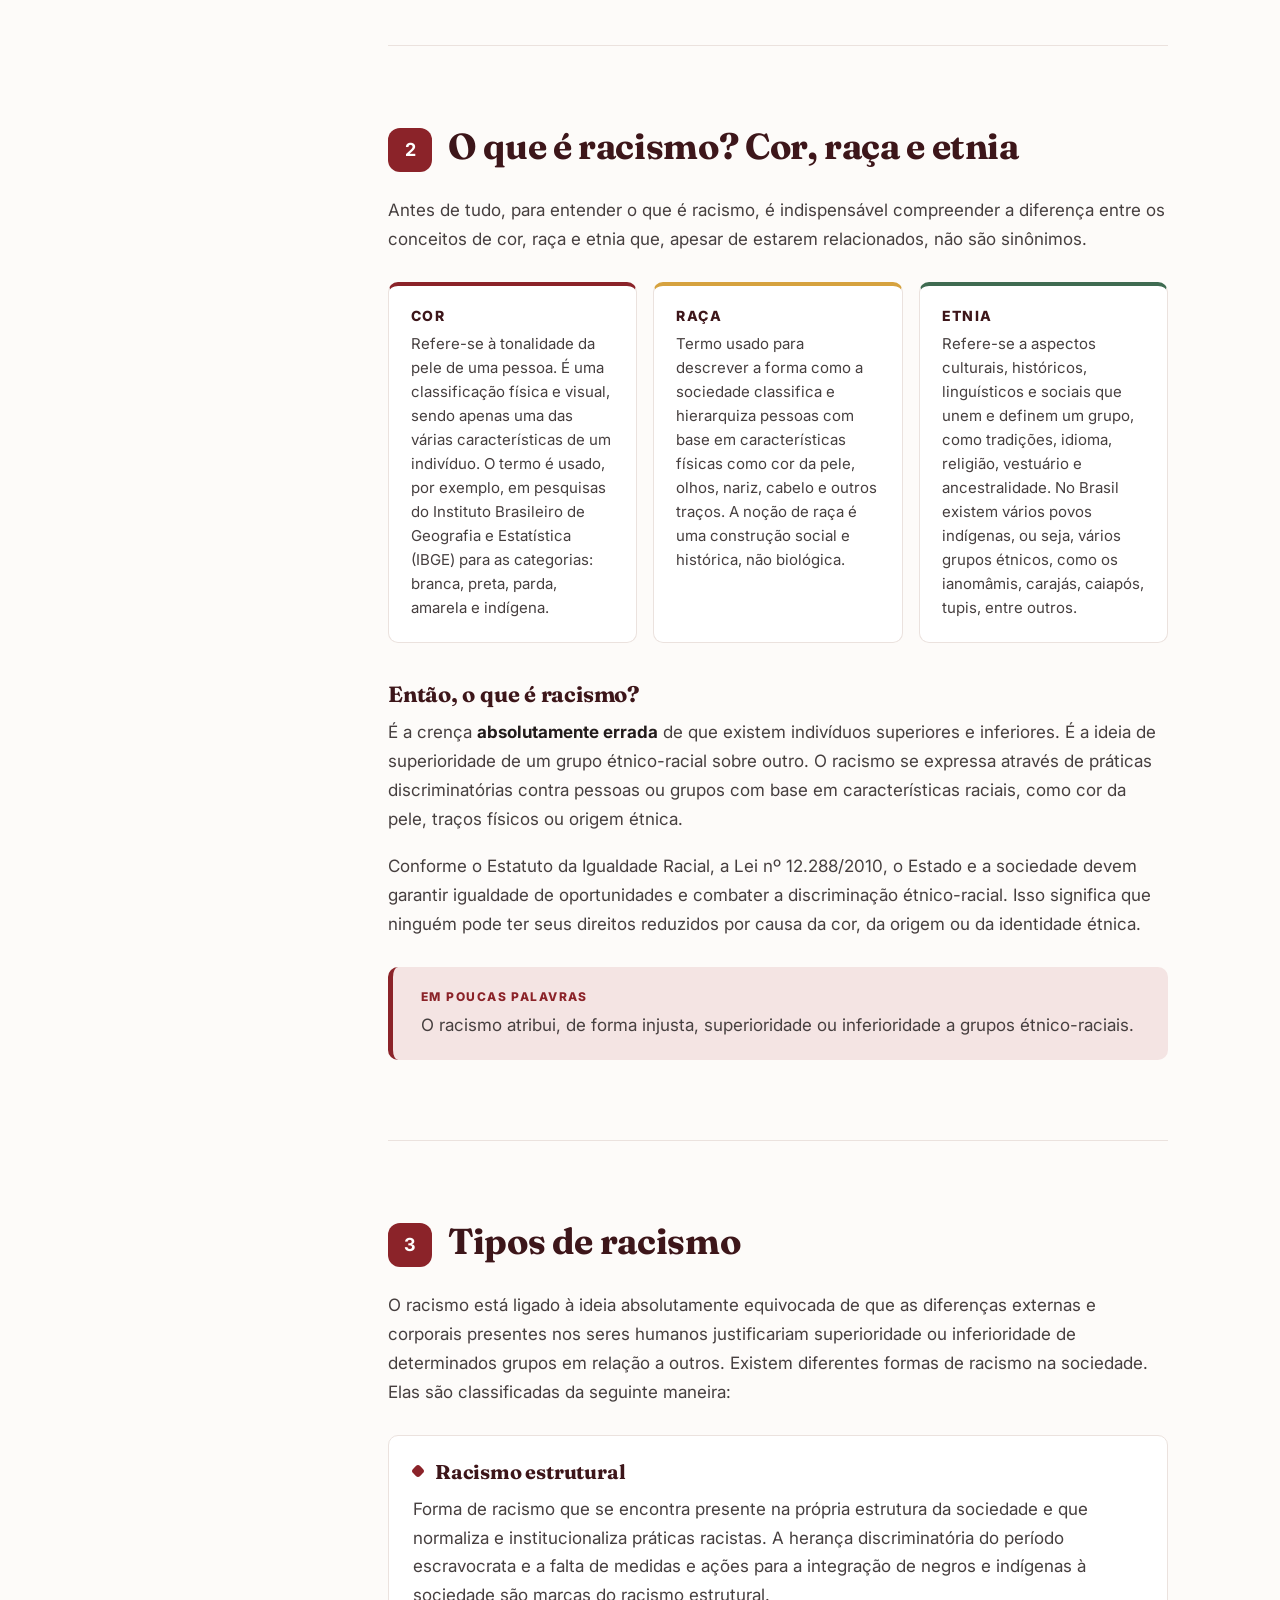
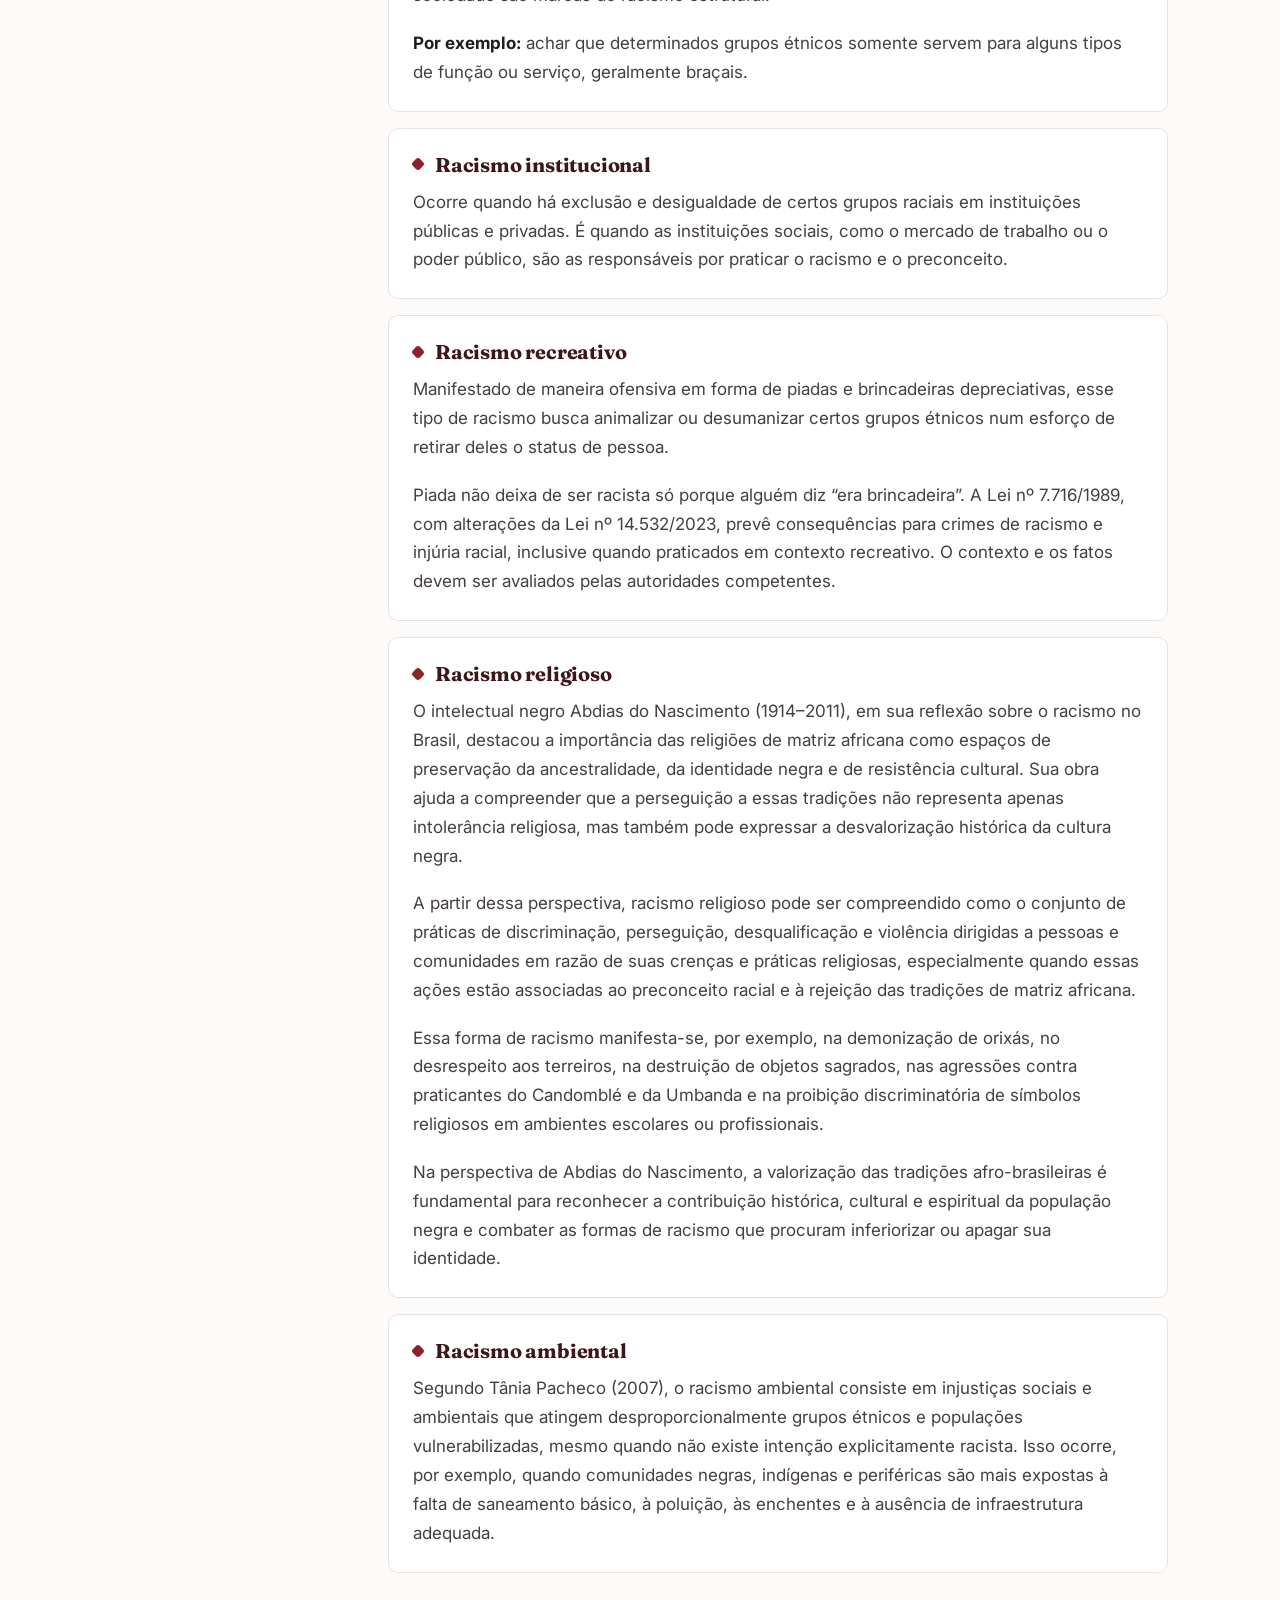
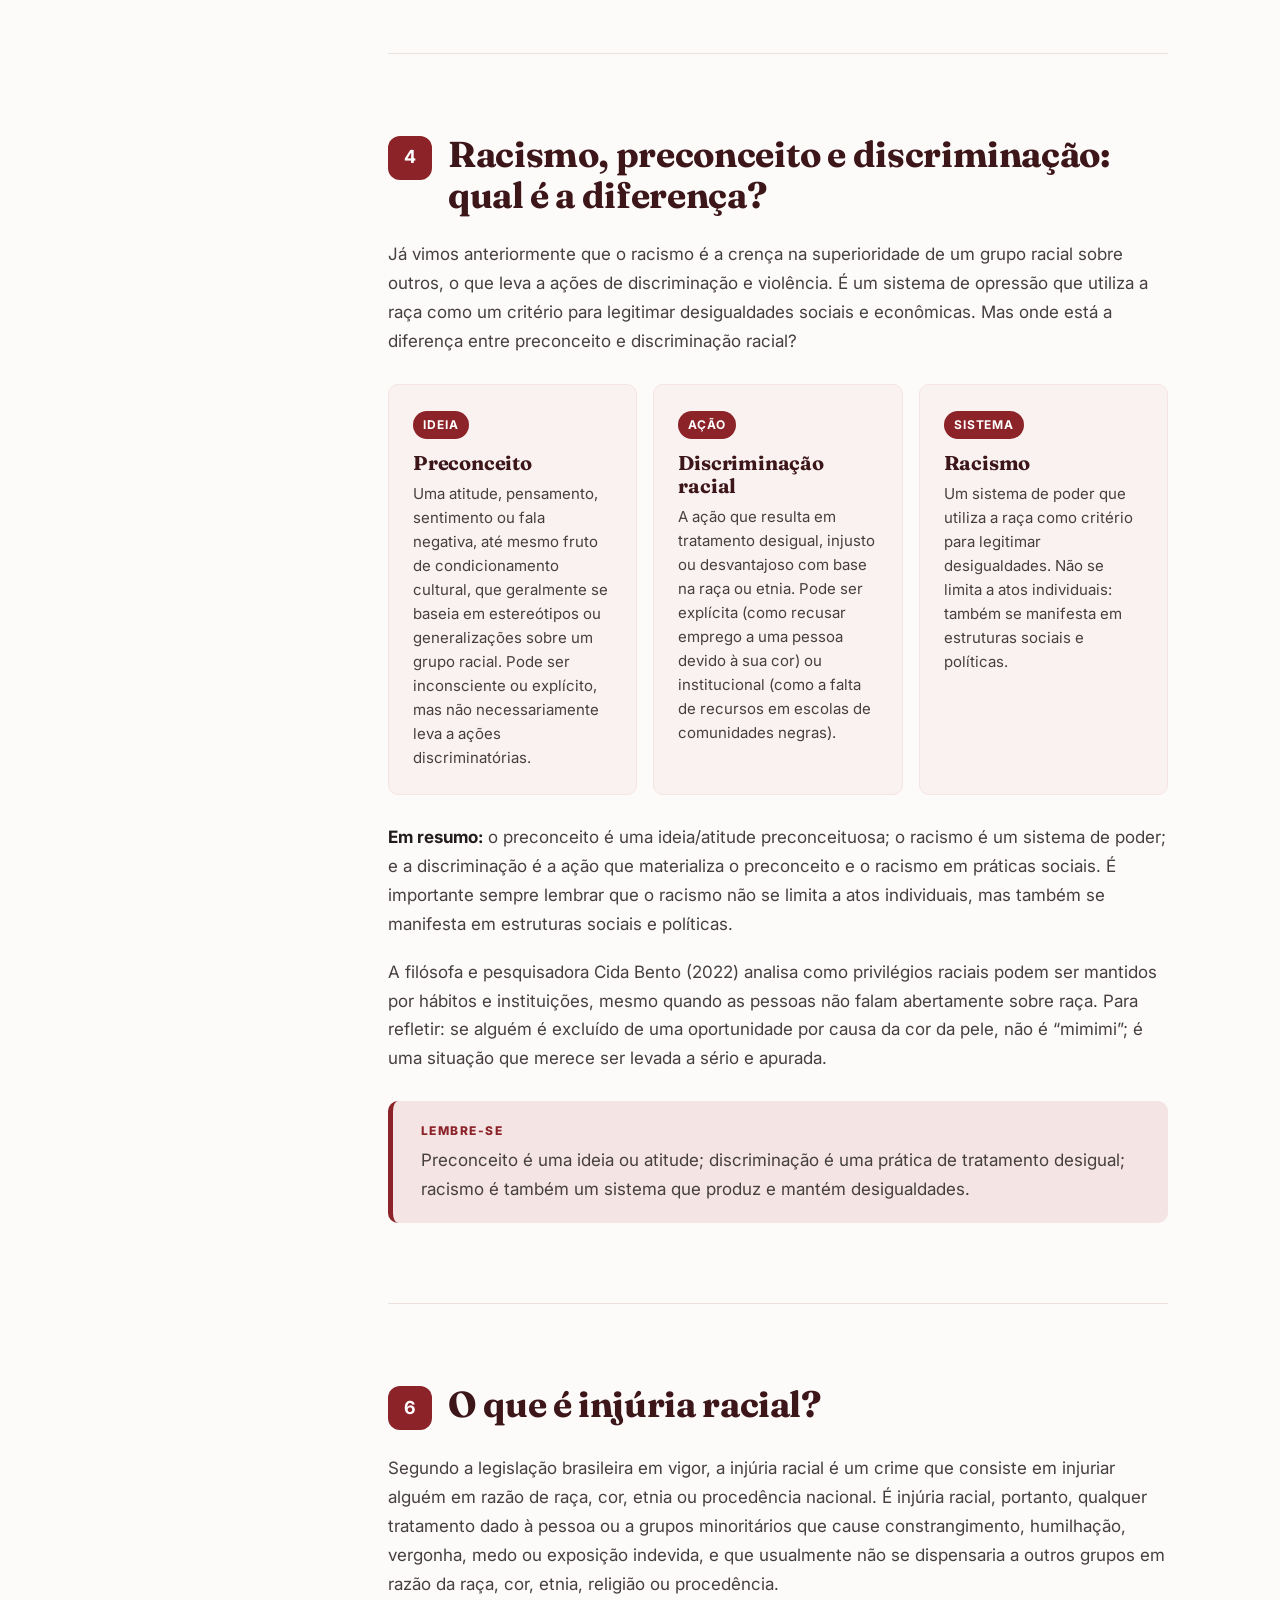
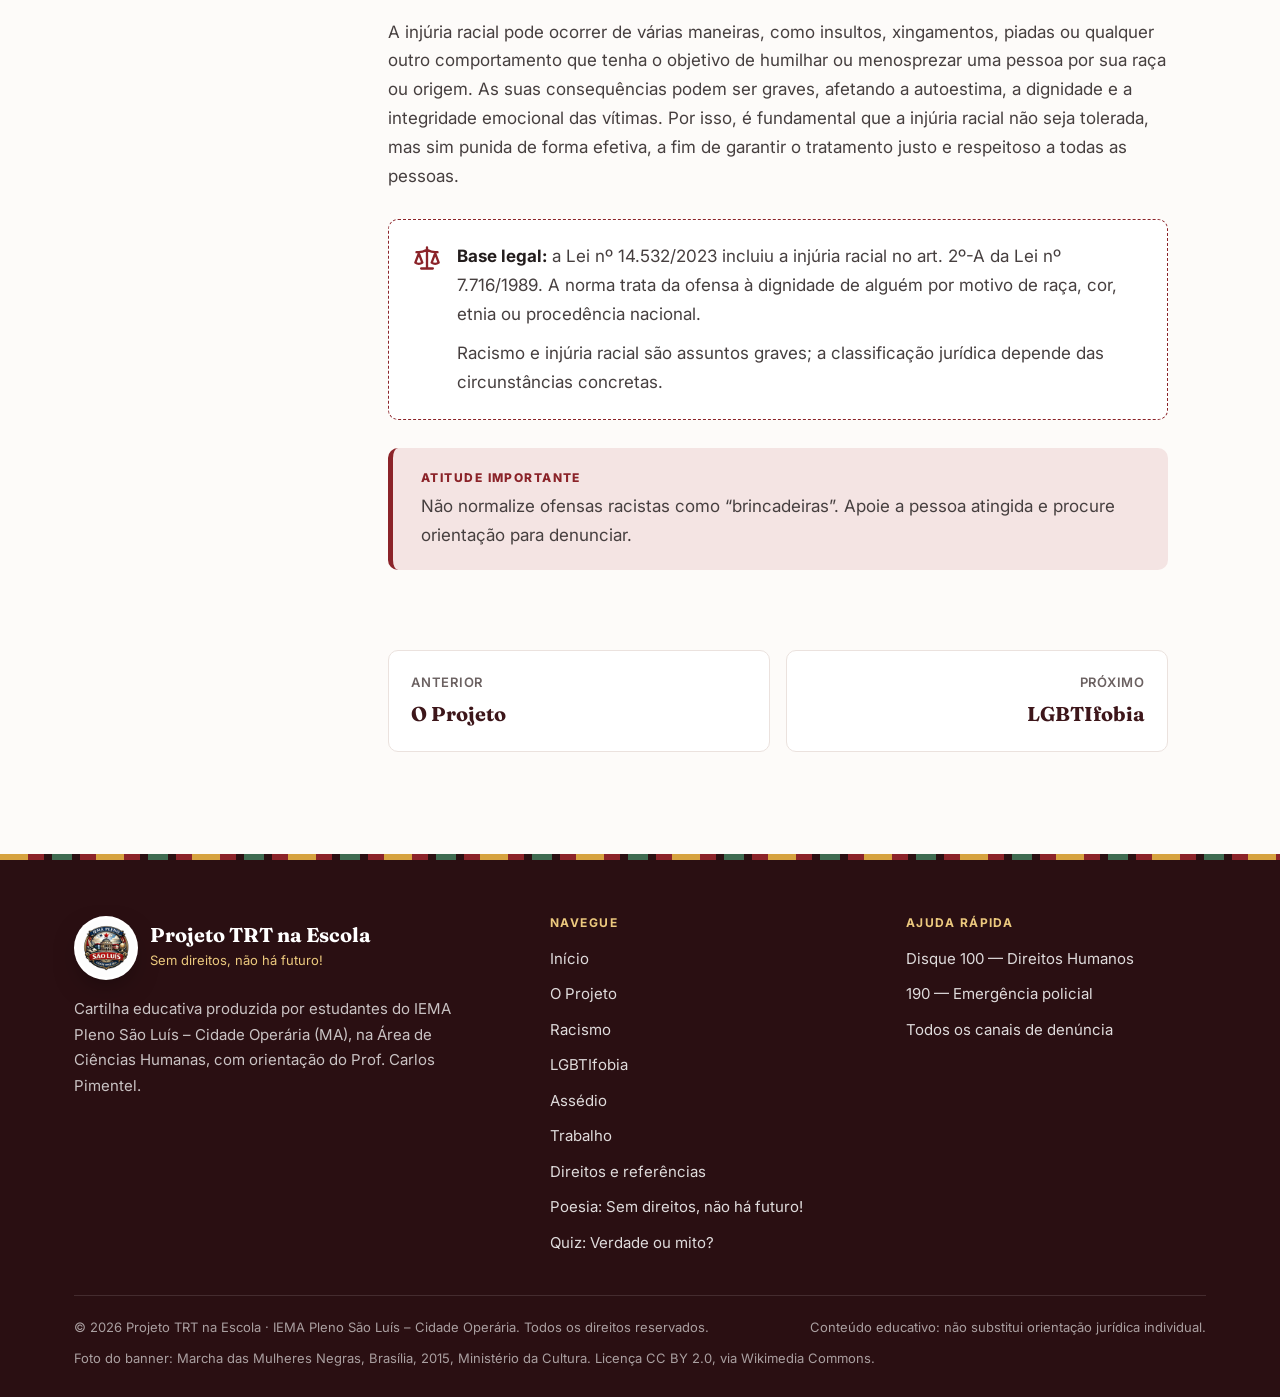
<file: racismo.html>
<!doctype html>
<html lang="pt-BR">
<head>
  <meta charset="utf-8">
  <meta name="viewport" content="width=device-width, initial-scale=1">
  <title>Racismo — TRT na Escola</title>
  <meta name="description" content="Contexto histórico do racismo no Brasil, cor, raça e etnia, tipos de racismo, diferença entre preconceito e discriminação e injúria racial.">
  <meta name="theme-color" content="#3d161a">
  <meta property="og:type" content="article">
  <meta property="og:locale" content="pt_BR">
  <meta property="og:title" content="Racismo — TRT na Escola">
  <link rel="icon" href="assets/img/favicon.svg" type="image/svg+xml">
  <link rel="preconnect" href="https://fonts.googleapis.com">
  <link rel="preconnect" href="https://fonts.gstatic.com" crossorigin>
  <link href="https://fonts.googleapis.com/css2?family=Fraunces:ital,opsz,wght@0,9..144,500;0,9..144,700;1,9..144,500&family=Inter:wght@400;500;600;700;800&display=swap" rel="stylesheet">
  <link rel="stylesheet" href="assets/css/style.css">
  <script src="assets/js/main.js" defer></script>
</head>
<body>
  <a class="skip-link" href="#conteudo">Pular para o conteúdo</a>

  <header class="site-header">
    <div class="container header-inner">
      <a class="brand" href="index.html" aria-label="Projeto TRT na Escola — página inicial">
        <img class="brand-mark" src="assets/img/favicon.svg" alt="" width="42" height="42">
        <span class="brand-text">
          <strong>TRT na Escola</strong>
          <small>IEMA Pleno São Luís · Cidade Operária</small>
        </span>
      </a>
      <button class="nav-toggle" type="button" aria-expanded="false" aria-controls="menu" aria-label="Abrir menu">
        <svg class="icon icon-open" viewBox="0 0 24 24" aria-hidden="true"><path d="M4 6h16M4 12h16M4 18h16"/></svg>
        <svg class="icon icon-close" viewBox="0 0 24 24" aria-hidden="true"><path d="M18 6 6 18M6 6l12 12"/></svg>
      </button>
      <nav id="menu" class="site-nav" aria-label="Navegação principal">
        <ul>
          <li><a href="index.html">Início</a></li>
          <li><a href="projeto.html">O Projeto</a></li>
          <li><a href="racismo.html" aria-current="page">Racismo</a></li>
          <li><a href="lgbtifobia.html">LGBTIfobia</a></li>
          <li><a href="assedio.html">Assédio</a></li>
          <li><a href="trabalho.html">Trabalho</a></li>
          <li><a href="direitos.html">Direitos</a></li>
          <li><a href="poesia.html">Poesia</a></li>
          <li><a href="quiz.html">Quiz</a></li>
          <li><a class="nav-cta" href="direitos.html#ajuda">Buscar ajuda</a></li>
        </ul>
      </nav>
    </div>
  </header>

  <main id="conteudo">
    <section class="page-hero page-hero--photo page-hero--racismo" aria-labelledby="page-title">
      <div class="container">
        <ol class="breadcrumb">
          <li><a href="index.html">Início</a></li>
          <li aria-current="page">Racismo</li>
        </ol>
        <p class="eyebrow">Temas 1 a 4 e 6</p>
        <h1 id="page-title">Racismo: entender para combater</h1>
        <p class="lead">Da história à lei: como o racismo foi construído no Brasil, as formas que ele assume e o que é injúria racial.</p>
      </div>
    </section>
    <div class="kente" aria-hidden="true"></div>

    <div class="container doc-layout">
      <nav class="toc" aria-label="Nesta página">
        <p class="toc-title">Nesta página</p>
        <ol>
          <li><a href="#historia">1. Contexto histórico</a></li>
          <li><a href="#conceitos">2. Cor, raça e etnia</a></li>
          <li><a href="#tipos">3. Tipos de racismo</a></li>
          <li><a href="#diferencas">4. Preconceito e discriminação</a></li>
          <li><a href="#injuria">6. Injúria racial</a></li>
        </ol>
      </nav>

      <article class="prose">
        <!-- 1 -->
        <section class="doc-section" id="historia" aria-labelledby="historia-title">
          <h2 id="historia-title"><span class="section-num">1</span>Contexto histórico do racismo no Brasil</h2>
          <p>O racismo no Brasil foi construído a partir de três pilares interligados: <strong>a escravidão</strong>, <strong>o mito da democracia racial</strong> e <strong>a ciência racial do século XIX</strong>.</p>
          <p>A escravidão no país surgiu a partir da invasão e colonização portuguesa, que logo iniciou o regime escravocrata com a escravização dos povos indígenas. Depois, se intensificou com o tráfico de negros africanos, associando-os ao trabalho braçal, inferioridade intelectual e selvageria.</p>
          <p>Já o mito da democracia racial é uma das narrativas mais persistentes e danosas na história brasileira, sustentando a falsa ideia de que o país teria superado o racismo graças à sua intensa mestiçagem e à suposta harmonia entre raças. Esse mito não apenas encobriu a realidade do racismo estrutural, mas também atrasou por décadas a implementação de políticas de reparação.</p>
          <p>O terceiro pilar responsável pela construção do racismo no Brasil trata-se da ciência racial do século XIX, surgindo com as teorias pseudocientíficas europeias, que reforçaram a ideia de que negros e indígenas eram “raças inferiores”. Logo, as oligarquias brasileiras abraçaram essas ideias, promovendo políticas de imigração europeia para “embranquecer” a população no país.</p>
          <p>O regime escravocrata no Brasil foi uma realidade durante séculos, começando com o Brasil Colônia (1500) e estendendo-se até o fim do Brasil Império (1889). A escravidão foi oficialmente abolida em 1888, com a assinatura da Lei Áurea. No entanto, os povos que haviam sido escravizados no país não receberam nenhum tipo de reparação ou políticas de atenção.</p>
          <p>Para compreender essa história, o sociólogo Silvio Almeida (2019) explica que o racismo não se resume a atitudes de uma pessoa: ele também pode estar presente nas regras, nos costumes e no funcionamento das instituições. Em palavras simples, uma sociedade pode repetir desigualdades raciais mesmo quando nem todos reconhecem que isso acontece.</p>
          <aside class="callout">
            <span class="callout-label">Para refletir</span>
            <p>A abolição legal da escravidão, em 1888, não eliminou as desigualdades nem o racismo.</p>
          </aside>
        </section>

        <!-- 2 -->
        <section class="doc-section" id="conceitos" aria-labelledby="conceitos-title">
          <h2 id="conceitos-title"><span class="section-num">2</span>O que é racismo? Cor, raça e etnia</h2>
          <p>Antes de tudo, para entender o que é racismo, é indispensável compreender a diferença entre os conceitos de cor, raça e etnia que, apesar de estarem relacionados, não são sinônimos.</p>
          <div class="def-grid">
            <div class="def-card">
              <h3>Cor</h3>
              <p>Refere-se à tonalidade da pele de uma pessoa. É uma classificação física e visual, sendo apenas uma das várias características de um indivíduo. O termo é usado, por exemplo, em pesquisas do Instituto Brasileiro de Geografia e Estatística (IBGE) para as categorias: branca, preta, parda, amarela e indígena.</p>
            </div>
            <div class="def-card">
              <h3>Raça</h3>
              <p>Termo usado para descrever a forma como a sociedade classifica e hierarquiza pessoas com base em características físicas como cor da pele, olhos, nariz, cabelo e outros traços. A noção de raça é uma construção social e histórica, não biológica.</p>
            </div>
            <div class="def-card">
              <h3>Etnia</h3>
              <p>Refere-se a aspectos culturais, históricos, linguísticos e sociais que unem e definem um grupo, como tradições, idioma, religião, vestuário e ancestralidade. No Brasil existem vários povos indígenas, ou seja, vários grupos étnicos, como os ianomâmis, carajás, caiapós, tupis, entre outros.</p>
            </div>
          </div>

          <h3>Então, o que é racismo?</h3>
          <p>É a crença <strong>absolutamente errada</strong> de que existem indivíduos superiores e inferiores. É a ideia de superioridade de um grupo étnico-racial sobre outro. O racismo se expressa através de práticas discriminatórias contra pessoas ou grupos com base em características raciais, como cor da pele, traços físicos ou origem étnica.</p>
          <p>Conforme o Estatuto da Igualdade Racial, a Lei nº 12.288/2010, o Estado e a sociedade devem garantir igualdade de oportunidades e combater a discriminação étnico-racial. Isso significa que ninguém pode ter seus direitos reduzidos por causa da cor, da origem ou da identidade étnica.</p>
          <aside class="callout">
            <span class="callout-label">Em poucas palavras</span>
            <p>O racismo atribui, de forma injusta, superioridade ou inferioridade a grupos étnico-raciais.</p>
          </aside>
        </section>

        <!-- 3 -->
        <section class="doc-section" id="tipos" aria-labelledby="tipos-title">
          <h2 id="tipos-title"><span class="section-num">3</span>Tipos de racismo</h2>
          <p>O racismo está ligado à ideia absolutamente equivocada de que as diferenças externas e corporais presentes nos seres humanos justificariam superioridade ou inferioridade de determinados grupos em relação a outros. Existem diferentes formas de racismo na sociedade. Elas são classificadas da seguinte maneira:</p>

          <div class="type-list">
            <div class="type-card">
              <h3>Racismo estrutural</h3>
              <p>Forma de racismo que se encontra presente na própria estrutura da sociedade e que normaliza e institucionaliza práticas racistas. A herança discriminatória do período escravocrata e a falta de medidas e ações para a integração de negros e indígenas à sociedade são marcas do racismo estrutural.</p>
              <p><strong>Por exemplo:</strong> achar que determinados grupos étnicos somente servem para alguns tipos de função ou serviço, geralmente braçais.</p>
            </div>

            <div class="type-card">
              <h3>Racismo institucional</h3>
              <p>Ocorre quando há exclusão e desigualdade de certos grupos raciais em instituições públicas e privadas. É quando as instituições sociais, como o mercado de trabalho ou o poder público, são as responsáveis por praticar o racismo e o preconceito.</p>
            </div>

            <div class="type-card">
              <h3>Racismo recreativo</h3>
              <p>Manifestado de maneira ofensiva em forma de piadas e brincadeiras depreciativas, esse tipo de racismo busca animalizar ou desumanizar certos grupos étnicos num esforço de retirar deles o status de pessoa.</p>
              <p>Piada não deixa de ser racista só porque alguém diz “era brincadeira”. A Lei nº 7.716/1989, com alterações da Lei nº 14.532/2023, prevê consequências para crimes de racismo e injúria racial, inclusive quando praticados em contexto recreativo. O contexto e os fatos devem ser avaliados pelas autoridades competentes.</p>
            </div>

            <div class="type-card">
              <h3>Racismo religioso</h3>
              <p>O intelectual negro Abdias do Nascimento (1914–2011), em sua reflexão sobre o racismo no Brasil, destacou a importância das religiões de matriz africana como espaços de preservação da ancestralidade, da identidade negra e de resistência cultural. Sua obra ajuda a compreender que a perseguição a essas tradições não representa apenas intolerância religiosa, mas também pode expressar a desvalorização histórica da cultura negra.</p>
              <p>A partir dessa perspectiva, racismo religioso pode ser compreendido como o conjunto de práticas de discriminação, perseguição, desqualificação e violência dirigidas a pessoas e comunidades em razão de suas crenças e práticas religiosas, especialmente quando essas ações estão associadas ao preconceito racial e à rejeição das tradições de matriz africana.</p>
              <p>Essa forma de racismo manifesta-se, por exemplo, na demonização de orixás, no desrespeito aos terreiros, na destruição de objetos sagrados, nas agressões contra praticantes do Candomblé e da Umbanda e na proibição discriminatória de símbolos religiosos em ambientes escolares ou profissionais.</p>
              <p>Na perspectiva de Abdias do Nascimento, a valorização das tradições afro-brasileiras é fundamental para reconhecer a contribuição histórica, cultural e espiritual da população negra e combater as formas de racismo que procuram inferiorizar ou apagar sua identidade.</p>
            </div>

            <div class="type-card">
              <h3>Racismo ambiental</h3>
              <p>Segundo Tânia Pacheco (2007), o racismo ambiental consiste em injustiças sociais e ambientais que atingem desproporcionalmente grupos étnicos e populações vulnerabilizadas, mesmo quando não existe intenção explicitamente racista. Isso ocorre, por exemplo, quando comunidades negras, indígenas e periféricas são mais expostas à falta de saneamento básico, à poluição, às enchentes e à ausência de infraestrutura adequada.</p>
            </div>
          </div>
        </section>

        <!-- 4 -->
        <section class="doc-section" id="diferencas" aria-labelledby="diferencas-title">
          <h2 id="diferencas-title"><span class="section-num">4</span>Racismo, preconceito e discriminação: qual é a diferença?</h2>
          <p>Já vimos anteriormente que o racismo é a crença na superioridade de um grupo racial sobre outros, o que leva a ações de discriminação e violência. É um sistema de opressão que utiliza a raça como um critério para legitimar desigualdades sociais e econômicas. Mas onde está a diferença entre preconceito e discriminação racial?</p>

          <div class="compare">
            <div class="compare-item">
              <span class="compare-tag">Ideia</span>
              <h3>Preconceito</h3>
              <p>Uma atitude, pensamento, sentimento ou fala negativa, até mesmo fruto de condicionamento cultural, que geralmente se baseia em estereótipos ou generalizações sobre um grupo racial. Pode ser inconsciente ou explícito, mas não necessariamente leva a ações discriminatórias.</p>
            </div>
            <div class="compare-item">
              <span class="compare-tag">Ação</span>
              <h3>Discriminação racial</h3>
              <p>A ação que resulta em tratamento desigual, injusto ou desvantajoso com base na raça ou etnia. Pode ser explícita (como recusar emprego a uma pessoa devido à sua cor) ou institucional (como a falta de recursos em escolas de comunidades negras).</p>
            </div>
            <div class="compare-item">
              <span class="compare-tag">Sistema</span>
              <h3>Racismo</h3>
              <p>Um sistema de poder que utiliza a raça como critério para legitimar desigualdades. Não se limita a atos individuais: também se manifesta em estruturas sociais e políticas.</p>
            </div>
          </div>

          <p><strong>Em resumo:</strong> o preconceito é uma ideia/atitude preconceituosa; o racismo é um sistema de poder; e a discriminação é a ação que materializa o preconceito e o racismo em práticas sociais. É importante sempre lembrar que o racismo não se limita a atos individuais, mas também se manifesta em estruturas sociais e políticas.</p>
          <p>A filósofa e pesquisadora Cida Bento (2022) analisa como privilégios raciais podem ser mantidos por hábitos e instituições, mesmo quando as pessoas não falam abertamente sobre raça. Para refletir: se alguém é excluído de uma oportunidade por causa da cor da pele, não é “mimimi”; é uma situação que merece ser levada a sério e apurada.</p>
          <aside class="callout">
            <span class="callout-label">Lembre-se</span>
            <p>Preconceito é uma ideia ou atitude; discriminação é uma prática de tratamento desigual; racismo é também um sistema que produz e mantém desigualdades.</p>
          </aside>
        </section>

        <!-- 5 -->
        <section class="doc-section" id="injuria" aria-labelledby="injuria-title">
          <h2 id="injuria-title"><span class="section-num">6</span>O que é injúria racial?</h2>
          <p>Segundo a legislação brasileira em vigor, a injúria racial é um crime que consiste em injuriar alguém em razão de raça, cor, etnia ou procedência nacional. É injúria racial, portanto, qualquer tratamento dado à pessoa ou a grupos minoritários que cause constrangimento, humilhação, vergonha, medo ou exposição indevida, e que usualmente não se dispensaria a outros grupos em razão da raça, cor, etnia, religião ou procedência.</p>
          <p>A injúria racial pode ocorrer de várias maneiras, como insultos, xingamentos, piadas ou qualquer outro comportamento que tenha o objetivo de humilhar ou menosprezar uma pessoa por sua raça ou origem. As suas consequências podem ser graves, afetando a autoestima, a dignidade e a integridade emocional das vítimas. Por isso, é fundamental que a injúria racial não seja tolerada, mas sim punida de forma efetiva, a fim de garantir o tratamento justo e respeitoso a todas as pessoas.</p>
          <div class="law-box">
            <svg class="icon" viewBox="0 0 24 24" aria-hidden="true"><path d="m16 16 3-8 3 8c-.87.65-1.92 1-3 1s-2.13-.35-3-1ZM2 16l3-8 3 8c-.87.65-1.92 1-3 1s-2.13-.35-3-1ZM7 21h10M12 3v18M3 7h2c2 0 5-1 7-2 2 1 5 2 7 2h2"/></svg>
            <div>
              <p><strong>Base legal:</strong> a Lei nº 14.532/2023 incluiu a injúria racial no art. 2º-A da Lei nº 7.716/1989. A norma trata da ofensa à dignidade de alguém por motivo de raça, cor, etnia ou procedência nacional.</p>
              <p>Racismo e injúria racial são assuntos graves; a classificação jurídica depende das circunstâncias concretas.</p>
            </div>
          </div>
          <aside class="callout">
            <span class="callout-label">Atitude importante</span>
            <p>Não normalize ofensas racistas como “brincadeiras”. Apoie a pessoa atingida e procure orientação para denunciar.</p>
          </aside>
        </section>

        <nav class="page-nav" aria-label="Navegação entre páginas">
          <a href="projeto.html"><small>Anterior</small><span>O Projeto</span></a>
          <a class="next" href="lgbtifobia.html"><small>Próximo</small><span>LGBTIfobia</span></a>
        </nav>
      </article>
    </div>
  </main>

  <footer class="site-footer">
    <div class="kente" aria-hidden="true"></div>
    <div class="container">
      <div class="footer-grid">
        <div>
          <div class="footer-brand">
            <img class="school-seal footer-seal" src="assets/img/logo-iema.png" alt="Logo do IEMA Pleno São Luís – Cidade Operária" width="64" height="64">
            <div><strong>Projeto TRT na Escola</strong><small>Sem direitos, não há futuro!</small></div>
          </div>
          <p>Cartilha educativa produzida por estudantes do IEMA Pleno São Luís – Cidade Operária (MA), na Área de Ciências Humanas, com orientação do Prof. Carlos Pimentel.</p>
        </div>
        <nav aria-label="Rodapé">
          <h2>Navegue</h2>
          <ul>
            <li><a href="index.html">Início</a></li>
            <li><a href="projeto.html">O Projeto</a></li>
            <li><a href="racismo.html">Racismo</a></li>
            <li><a href="lgbtifobia.html">LGBTIfobia</a></li>
            <li><a href="assedio.html">Assédio</a></li>
            <li><a href="trabalho.html">Trabalho</a></li>
            <li><a href="direitos.html">Direitos e referências</a></li>
            <li><a href="poesia.html">Poesia: Sem direitos, não há futuro!</a></li>
            <li><a href="quiz.html">Quiz: Verdade ou mito?</a></li>
          </ul>
        </nav>
        <div>
          <h2>Ajuda rápida</h2>
          <ul>
            <li><a href="tel:100">Disque 100 — Direitos Humanos</a></li>
            <li><a href="tel:190">190 — Emergência policial</a></li>
            <li><a href="direitos.html#ajuda">Todos os canais de denúncia</a></li>
          </ul>
        </div>
      </div>
      <div class="footer-bottom">
        <p>© <span data-year>2026</span> Projeto TRT na Escola · IEMA Pleno São Luís – Cidade Operária. Todos os direitos reservados.</p>
        <p>Conteúdo educativo: não substitui orientação jurídica individual.</p>
        <p class="photo-credits">Foto do banner: <a href="https://commons.wikimedia.org/wiki/File:Marcha_das_Mulheres_Negras_(22707238767).jpg" target="_blank" rel="noopener">Marcha das Mulheres Negras, Brasília, 2015</a>, Ministério da Cultura. Licença CC BY 2.0, via Wikimedia Commons.</p>
      </div>
    </div>
  </footer>

  <button class="to-top" type="button" aria-label="Voltar ao topo">
    <svg class="icon" viewBox="0 0 24 24" aria-hidden="true"><path d="m5 12 7-7 7 7M12 19V5"/></svg>
  </button>
</body>
</html>
</file>
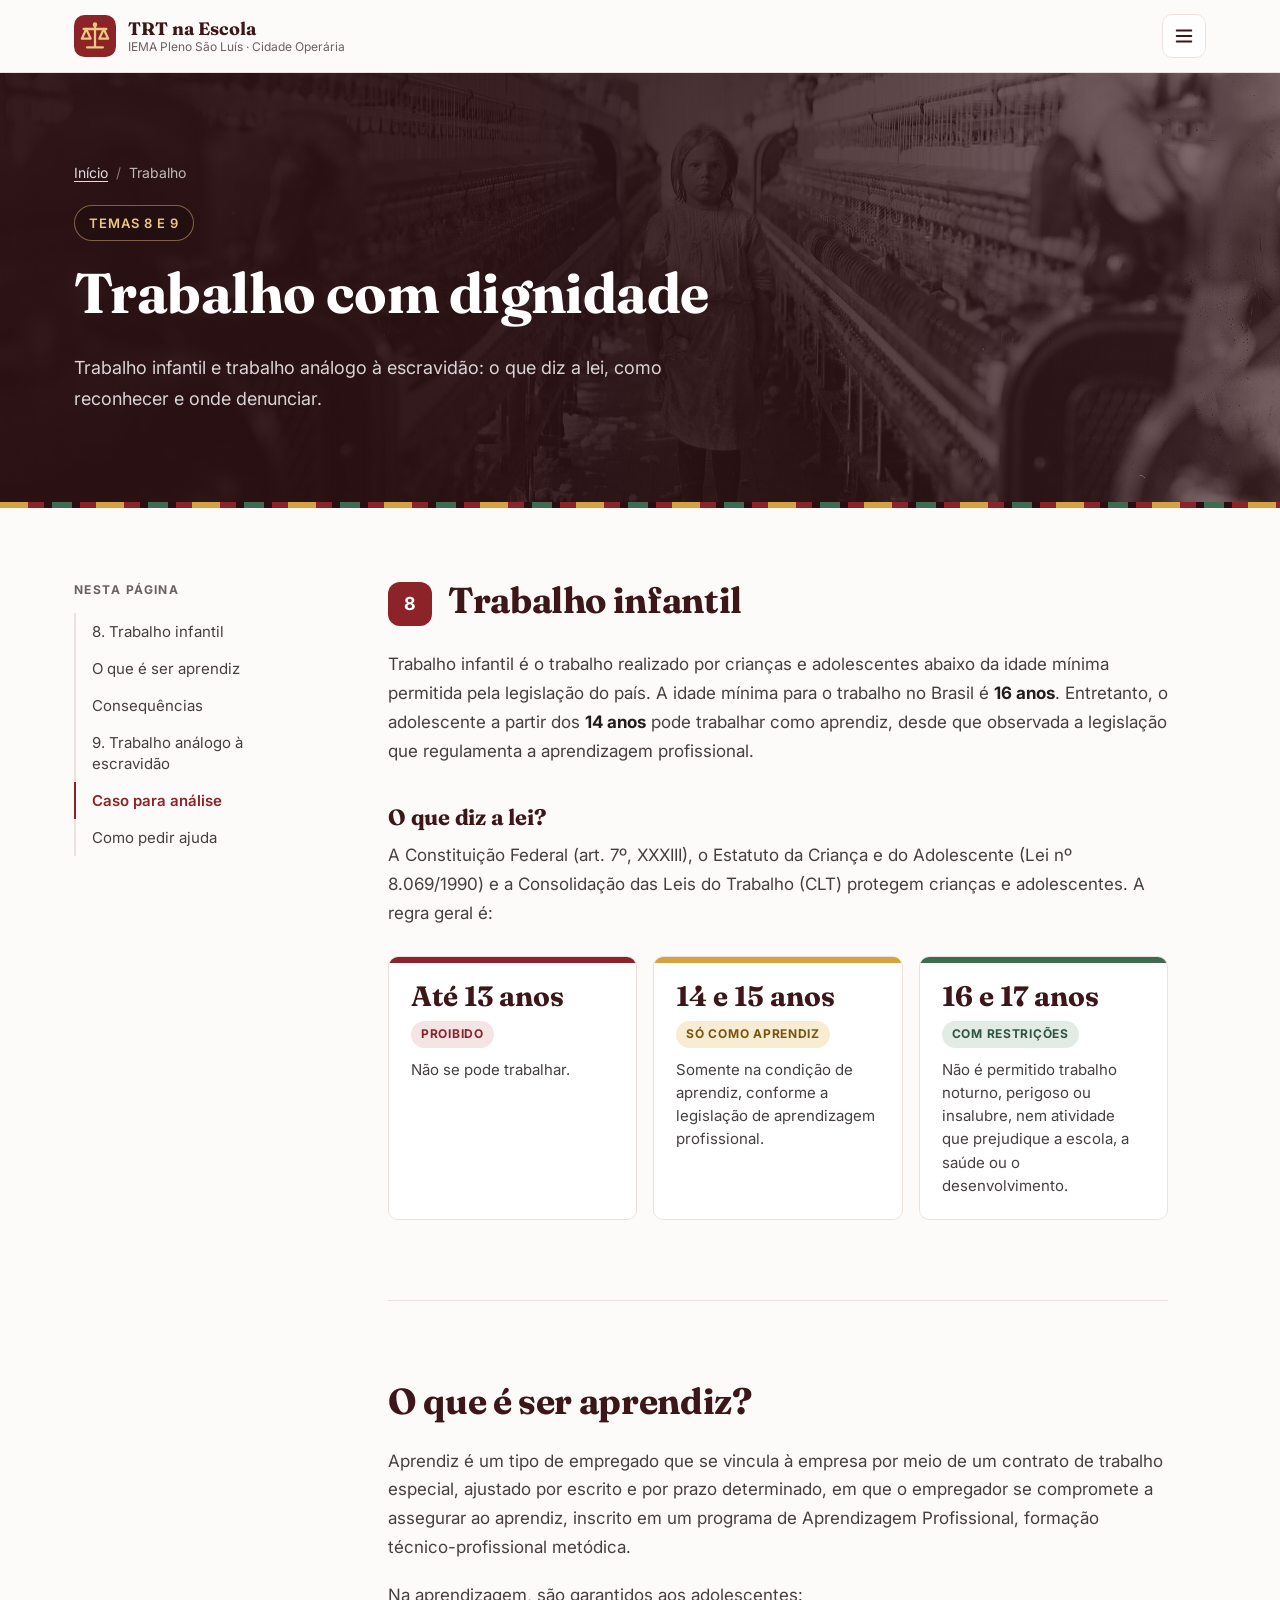
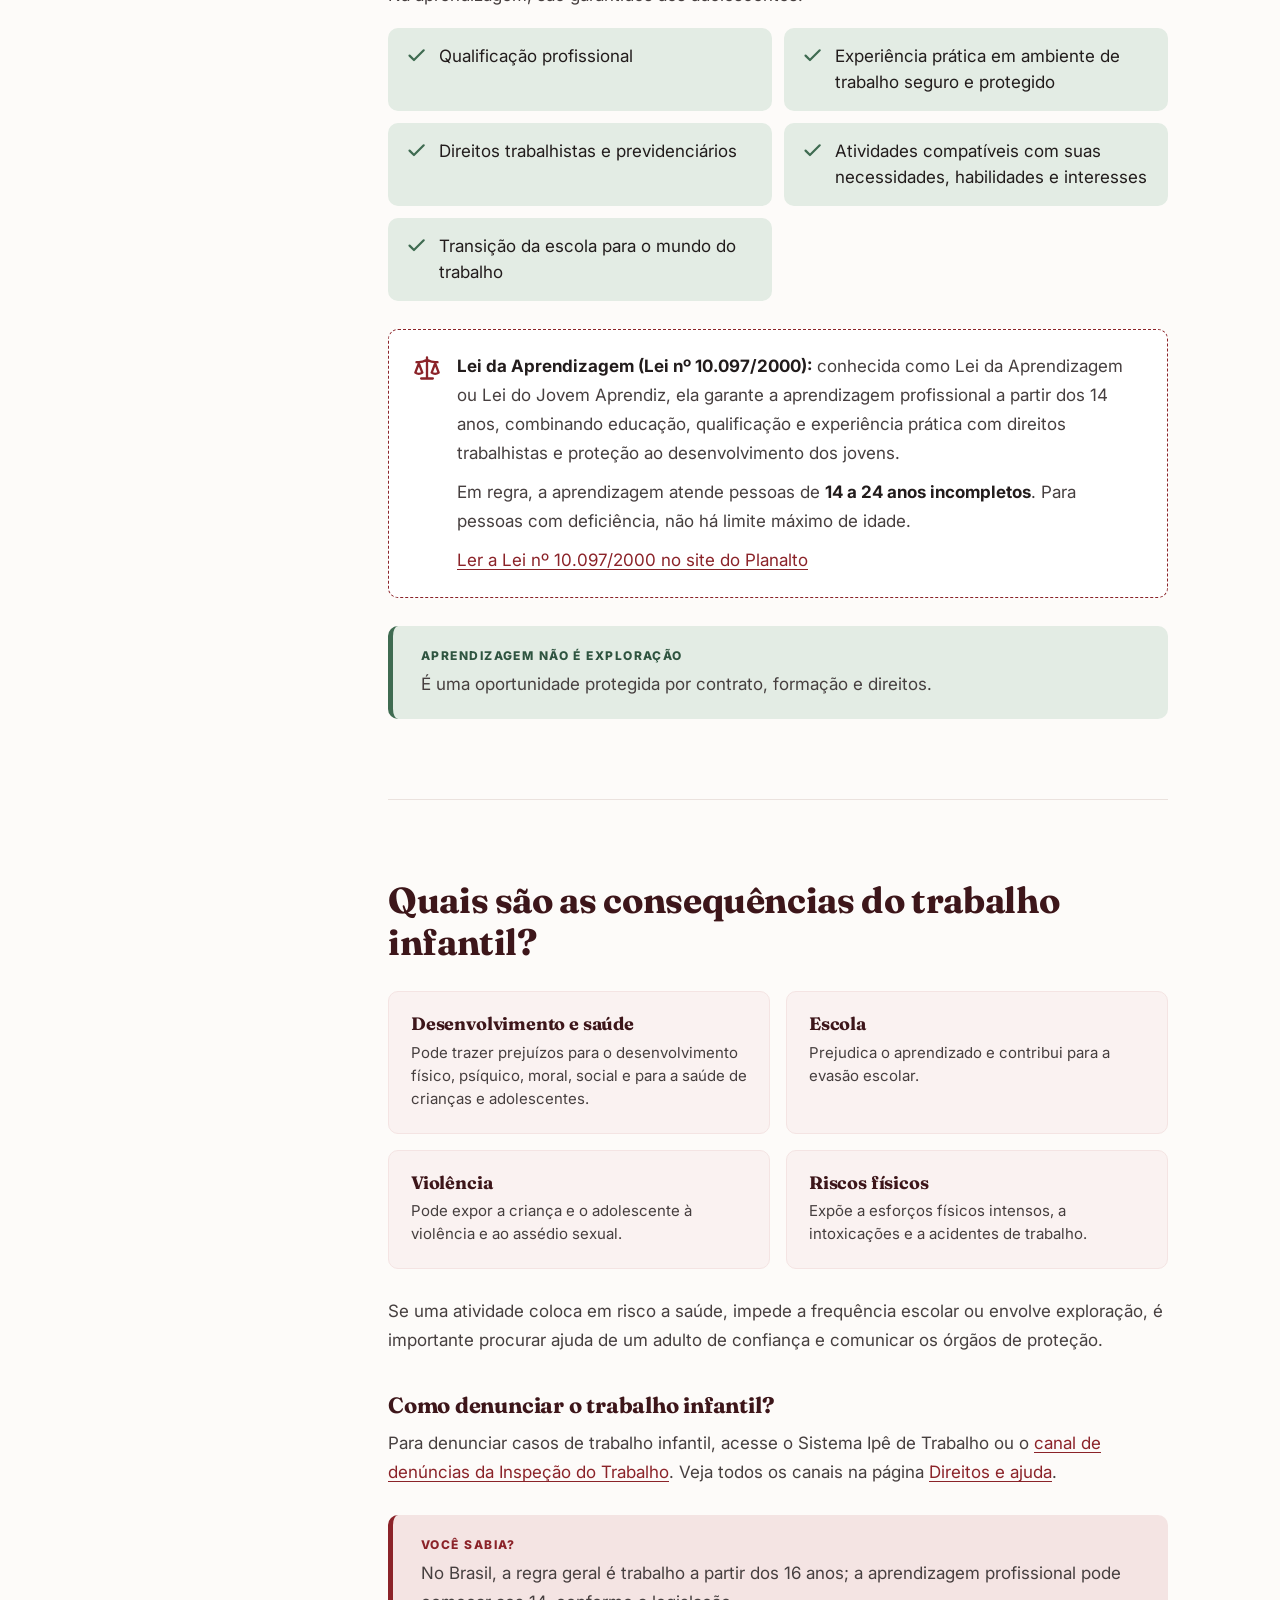
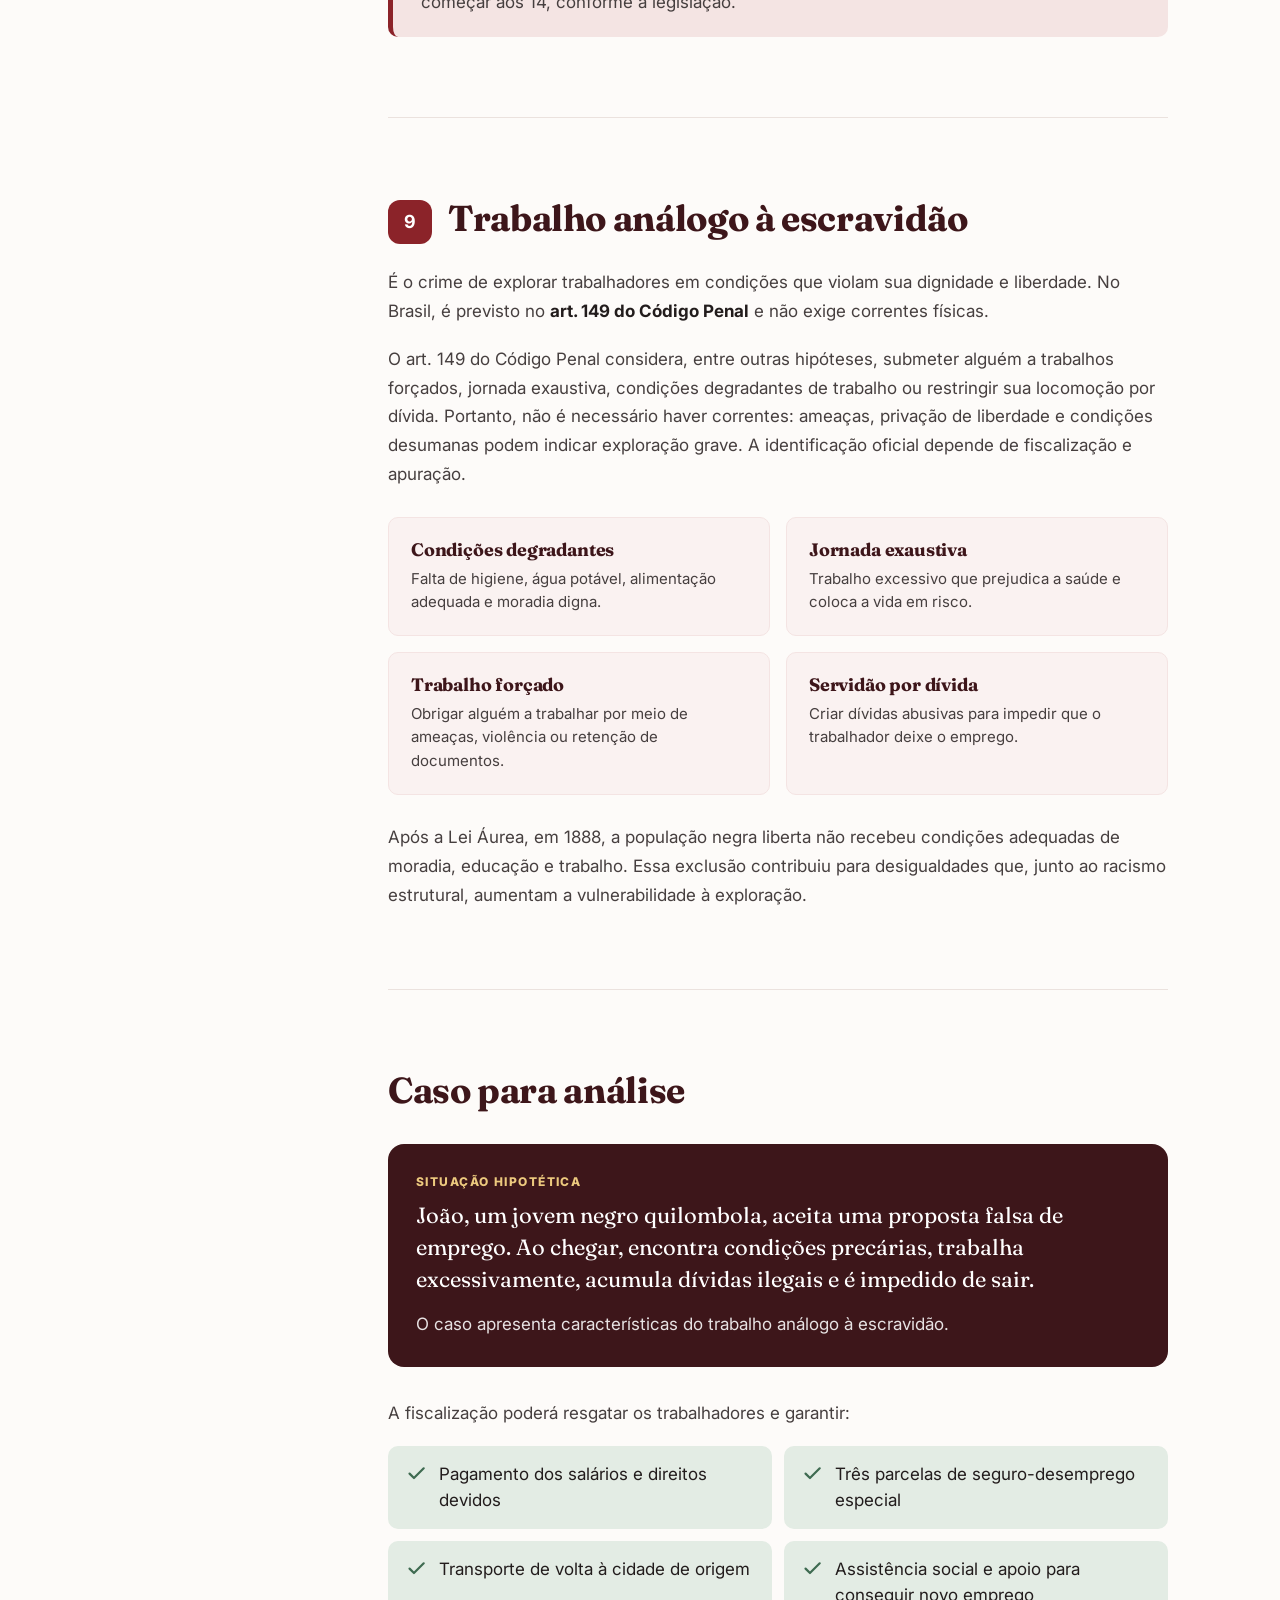
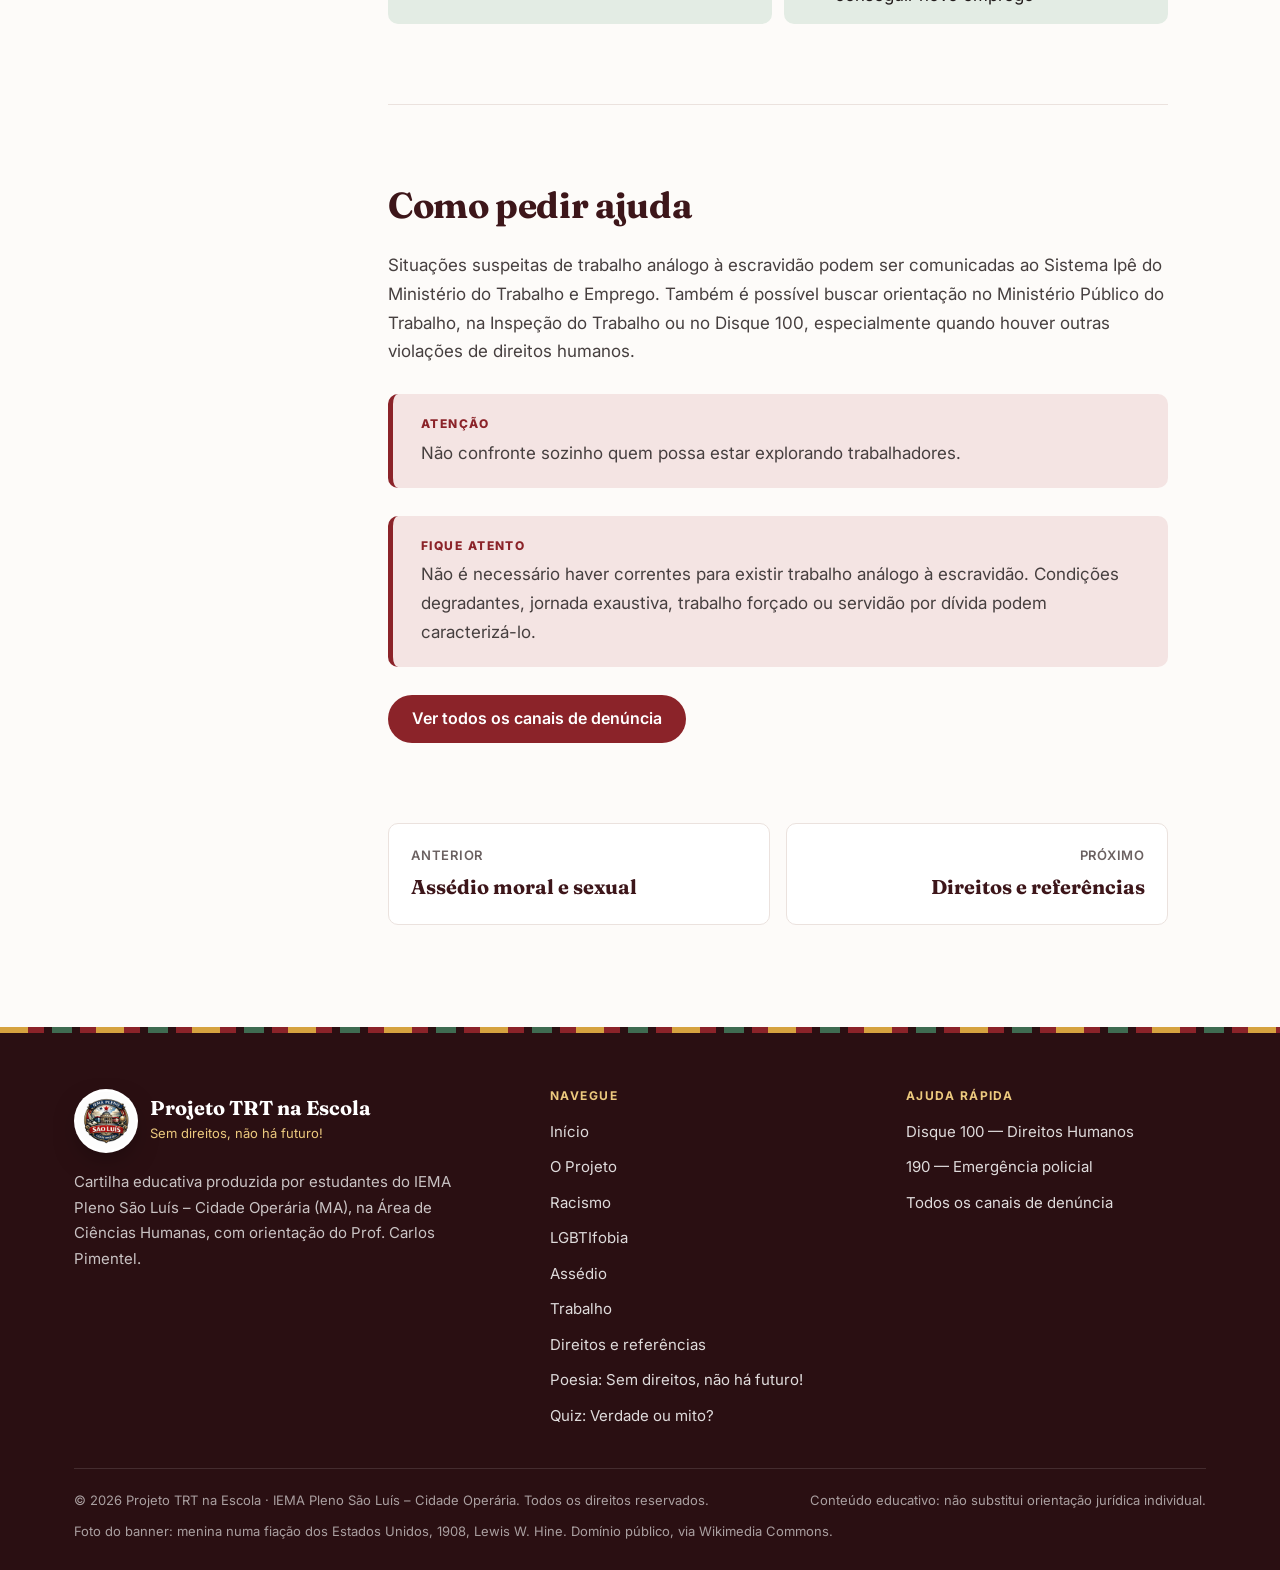
<file: trabalho.html>
<!doctype html>
<html lang="pt-BR">
<head>
  <meta charset="utf-8">
  <meta name="viewport" content="width=device-width, initial-scale=1">
  <title>Trabalho infantil e escravo — TRT na Escola</title>
  <meta name="description" content="Trabalho infantil, aprendizagem profissional e trabalho análogo à escravidão: o que diz a lei e como denunciar.">
  <meta name="theme-color" content="#3d161a">
  <meta property="og:type" content="article">
  <meta property="og:locale" content="pt_BR">
  <meta property="og:title" content="Trabalho infantil e trabalho análogo à escravidão — TRT na Escola">
  <link rel="icon" href="assets/img/favicon.svg" type="image/svg+xml">
  <link rel="preconnect" href="https://fonts.googleapis.com">
  <link rel="preconnect" href="https://fonts.gstatic.com" crossorigin>
  <link href="https://fonts.googleapis.com/css2?family=Fraunces:ital,opsz,wght@0,9..144,500;0,9..144,700;1,9..144,500&family=Inter:wght@400;500;600;700;800&display=swap" rel="stylesheet">
  <link rel="stylesheet" href="assets/css/style.css">
  <script src="assets/js/main.js" defer></script>
</head>
<body>
  <a class="skip-link" href="#conteudo">Pular para o conteúdo</a>

  <header class="site-header">
    <div class="container header-inner">
      <a class="brand" href="index.html" aria-label="Projeto TRT na Escola — página inicial">
        <img class="brand-mark" src="assets/img/favicon.svg" alt="" width="42" height="42">
        <span class="brand-text">
          <strong>TRT na Escola</strong>
          <small>IEMA Pleno São Luís · Cidade Operária</small>
        </span>
      </a>
      <button class="nav-toggle" type="button" aria-expanded="false" aria-controls="menu" aria-label="Abrir menu">
        <svg class="icon icon-open" viewBox="0 0 24 24" aria-hidden="true"><path d="M4 6h16M4 12h16M4 18h16"/></svg>
        <svg class="icon icon-close" viewBox="0 0 24 24" aria-hidden="true"><path d="M18 6 6 18M6 6l12 12"/></svg>
      </button>
      <nav id="menu" class="site-nav" aria-label="Navegação principal">
        <ul>
          <li><a href="index.html">Início</a></li>
          <li><a href="projeto.html">O Projeto</a></li>
          <li><a href="racismo.html">Racismo</a></li>
          <li><a href="lgbtifobia.html">LGBTIfobia</a></li>
          <li><a href="assedio.html">Assédio</a></li>
          <li><a href="trabalho.html" aria-current="page">Trabalho</a></li>
          <li><a href="direitos.html">Direitos</a></li>
          <li><a href="poesia.html">Poesia</a></li>
          <li><a href="quiz.html">Quiz</a></li>
          <li><a class="nav-cta" href="direitos.html#ajuda">Buscar ajuda</a></li>
        </ul>
      </nav>
    </div>
  </header>

  <main id="conteudo">
    <section class="page-hero page-hero--photo page-hero--trabalho" aria-labelledby="page-title">
      <div class="container">
        <ol class="breadcrumb">
          <li><a href="index.html">Início</a></li>
          <li aria-current="page">Trabalho</li>
        </ol>
        <p class="eyebrow">Temas 8 e 9</p>
        <h1 id="page-title">Trabalho com dignidade</h1>
        <p class="lead">Trabalho infantil e trabalho análogo à escravidão: o que diz a lei, como reconhecer e onde denunciar.</p>
      </div>
    </section>
    <div class="kente" aria-hidden="true"></div>

    <div class="container doc-layout">
      <nav class="toc" aria-label="Nesta página">
        <p class="toc-title">Nesta página</p>
        <ol>
          <li><a href="#infantil">8. Trabalho infantil</a></li>
          <li><a href="#aprendiz">O que é ser aprendiz</a></li>
          <li><a href="#consequencias">Consequências</a></li>
          <li><a href="#escravidao">9. Trabalho análogo à escravidão</a></li>
          <li><a href="#caso">Caso para análise</a></li>
          <li><a href="#pedir-ajuda">Como pedir ajuda</a></li>
        </ol>
      </nav>

      <article class="prose">
        <!-- 7 -->
        <section class="doc-section" id="infantil" aria-labelledby="infantil-title">
          <h2 id="infantil-title"><span class="section-num">8</span>Trabalho infantil</h2>
          <p>Trabalho infantil é o trabalho realizado por crianças e adolescentes abaixo da idade mínima permitida pela legislação do país. A idade mínima para o trabalho no Brasil é <strong>16 anos</strong>. Entretanto, o adolescente a partir dos <strong>14 anos</strong> pode trabalhar como aprendiz, desde que observada a legislação que regulamenta a aprendizagem profissional.</p>

          <h3>O que diz a lei?</h3>
          <p>A Constituição Federal (art. 7º, XXXIII), o Estatuto da Criança e do Adolescente (Lei nº 8.069/1990) e a Consolidação das Leis do Trabalho (CLT) protegem crianças e adolescentes. A regra geral é:</p>

          <div class="age-track" role="list" aria-label="Regras de trabalho por idade">
            <div class="age-step" role="listitem">
              <div class="age-range">Até 13 anos</div>
              <span class="age-status">Proibido</span>
              <p>Não se pode trabalhar.</p>
            </div>
            <div class="age-step age-step--aprendiz" role="listitem">
              <div class="age-range">14 e 15 anos</div>
              <span class="age-status">Só como aprendiz</span>
              <p>Somente na condição de aprendiz, conforme a legislação de aprendizagem profissional.</p>
            </div>
            <div class="age-step age-step--permitido" role="listitem">
              <div class="age-range">16 e 17 anos</div>
              <span class="age-status">Com restrições</span>
              <p>Não é permitido trabalho noturno, perigoso ou insalubre, nem atividade que prejudique a escola, a saúde ou o desenvolvimento.</p>
            </div>
          </div>
        </section>

        <section class="doc-section" id="aprendiz" aria-labelledby="aprendiz-title">
          <h2 id="aprendiz-title">O que é ser aprendiz?</h2>
          <p>Aprendiz é um tipo de empregado que se vincula à empresa por meio de um contrato de trabalho especial, ajustado por escrito e por prazo determinado, em que o empregador se compromete a assegurar ao aprendiz, inscrito em um programa de Aprendizagem Profissional, formação técnico-profissional metódica.</p>
          <p>Na aprendizagem, são garantidos aos adolescentes:</p>
          <ul class="checklist">
            <li><svg class="icon" viewBox="0 0 24 24" aria-hidden="true"><path d="M20 6 9 17l-5-5"/></svg>Qualificação profissional</li>
            <li><svg class="icon" viewBox="0 0 24 24" aria-hidden="true"><path d="M20 6 9 17l-5-5"/></svg>Experiência prática em ambiente de trabalho seguro e protegido</li>
            <li><svg class="icon" viewBox="0 0 24 24" aria-hidden="true"><path d="M20 6 9 17l-5-5"/></svg>Direitos trabalhistas e previdenciários</li>
            <li><svg class="icon" viewBox="0 0 24 24" aria-hidden="true"><path d="M20 6 9 17l-5-5"/></svg>Atividades compatíveis com suas necessidades, habilidades e interesses</li>
            <li><svg class="icon" viewBox="0 0 24 24" aria-hidden="true"><path d="M20 6 9 17l-5-5"/></svg>Transição da escola para o mundo do trabalho</li>
          </ul>
          <div class="law-box">
            <svg class="icon" viewBox="0 0 24 24" aria-hidden="true"><path d="m16 16 3-8 3 8c-.87.65-1.92 1-3 1s-2.13-.35-3-1ZM2 16l3-8 3 8c-.87.65-1.92 1-3 1s-2.13-.35-3-1ZM7 21h10M12 3v18M3 7h2c2 0 5-1 7-2 2 1 5 2 7 2h2"/></svg>
            <div>
              <p><strong>Lei da Aprendizagem (Lei nº 10.097/2000):</strong> conhecida como Lei da Aprendizagem ou Lei do Jovem Aprendiz, ela garante a aprendizagem profissional a partir dos 14 anos, combinando educação, qualificação e experiência prática com direitos trabalhistas e proteção ao desenvolvimento dos jovens.</p>
              <p>Em regra, a aprendizagem atende pessoas de <strong>14 a 24 anos incompletos</strong>. Para pessoas com deficiência, não há limite máximo de idade.</p>
              <p><a href="https://www.planalto.gov.br/ccivil_03/leis/l10097.htm" target="_blank" rel="noopener">Ler a Lei nº 10.097/2000 no site do Planalto</a></p>
            </div>
          </div>
          <aside class="callout callout--sage">
            <span class="callout-label">Aprendizagem não é exploração</span>
            <p>É uma oportunidade protegida por contrato, formação e direitos.</p>
          </aside>
        </section>

        <section class="doc-section" id="consequencias" aria-labelledby="consequencias-title">
          <h2 id="consequencias-title">Quais são as consequências do trabalho infantil?</h2>
          <div class="feature-grid">
            <div class="feature">
              <h3>Desenvolvimento e saúde</h3>
              <p>Pode trazer prejuízos para o desenvolvimento físico, psíquico, moral, social e para a saúde de crianças e adolescentes.</p>
            </div>
            <div class="feature">
              <h3>Escola</h3>
              <p>Prejudica o aprendizado e contribui para a evasão escolar.</p>
            </div>
            <div class="feature">
              <h3>Violência</h3>
              <p>Pode expor a criança e o adolescente à violência e ao assédio sexual.</p>
            </div>
            <div class="feature">
              <h3>Riscos físicos</h3>
              <p>Expõe a esforços físicos intensos, a intoxicações e a acidentes de trabalho.</p>
            </div>
          </div>
          <p>Se uma atividade coloca em risco a saúde, impede a frequência escolar ou envolve exploração, é importante procurar ajuda de um adulto de confiança e comunicar os órgãos de proteção.</p>

          <h3>Como denunciar o trabalho infantil?</h3>
          <p>Para denunciar casos de trabalho infantil, acesse o Sistema Ipê de Trabalho ou o <a href="https://denuncia.sit.trabalho.gov.br/home" target="_blank" rel="noopener">canal de denúncias da Inspeção do Trabalho</a>. Veja todos os canais na página <a href="direitos.html#ajuda">Direitos e ajuda</a>.</p>
          <aside class="callout">
            <span class="callout-label">Você sabia?</span>
            <p>No Brasil, a regra geral é trabalho a partir dos 16 anos; a aprendizagem profissional pode começar aos 14, conforme a legislação.</p>
          </aside>
        </section>

        <!-- 8 -->
        <section class="doc-section" id="escravidao" aria-labelledby="escravidao-title">
          <h2 id="escravidao-title"><span class="section-num">9</span>Trabalho análogo à escravidão</h2>
          <p>É o crime de explorar trabalhadores em condições que violam sua dignidade e liberdade. No Brasil, é previsto no <strong>art. 149 do Código Penal</strong> e não exige correntes físicas.</p>
          <p>O art. 149 do Código Penal considera, entre outras hipóteses, submeter alguém a trabalhos forçados, jornada exaustiva, condições degradantes de trabalho ou restringir sua locomoção por dívida. Portanto, não é necessário haver correntes: ameaças, privação de liberdade e condições desumanas podem indicar exploração grave. A identificação oficial depende de fiscalização e apuração.</p>

          <div class="feature-grid">
            <div class="feature">
              <h3>Condições degradantes</h3>
              <p>Falta de higiene, água potável, alimentação adequada e moradia digna.</p>
            </div>
            <div class="feature">
              <h3>Jornada exaustiva</h3>
              <p>Trabalho excessivo que prejudica a saúde e coloca a vida em risco.</p>
            </div>
            <div class="feature">
              <h3>Trabalho forçado</h3>
              <p>Obrigar alguém a trabalhar por meio de ameaças, violência ou retenção de documentos.</p>
            </div>
            <div class="feature">
              <h3>Servidão por dívida</h3>
              <p>Criar dívidas abusivas para impedir que o trabalhador deixe o emprego.</p>
            </div>
          </div>

          <p>Após a Lei Áurea, em 1888, a população negra liberta não recebeu condições adequadas de moradia, educação e trabalho. Essa exclusão contribuiu para desigualdades que, junto ao racismo estrutural, aumentam a vulnerabilidade à exploração.</p>
        </section>

        <section class="doc-section" id="caso" aria-labelledby="caso-title">
          <h2 id="caso-title">Caso para análise</h2>
          <div class="story">
            <span class="callout-label">Situação hipotética</span>
            <blockquote>João, um jovem negro quilombola, aceita uma proposta falsa de emprego. Ao chegar, encontra condições precárias, trabalha excessivamente, acumula dívidas ilegais e é impedido de sair.</blockquote>
            <p>O caso apresenta características do trabalho análogo à escravidão.</p>
          </div>
          <p>A fiscalização poderá resgatar os trabalhadores e garantir:</p>
          <ul class="checklist">
            <li><svg class="icon" viewBox="0 0 24 24" aria-hidden="true"><path d="M20 6 9 17l-5-5"/></svg>Pagamento dos salários e direitos devidos</li>
            <li><svg class="icon" viewBox="0 0 24 24" aria-hidden="true"><path d="M20 6 9 17l-5-5"/></svg>Três parcelas de seguro-desemprego especial</li>
            <li><svg class="icon" viewBox="0 0 24 24" aria-hidden="true"><path d="M20 6 9 17l-5-5"/></svg>Transporte de volta à cidade de origem</li>
            <li><svg class="icon" viewBox="0 0 24 24" aria-hidden="true"><path d="M20 6 9 17l-5-5"/></svg>Assistência social e apoio para conseguir novo emprego</li>
          </ul>
        </section>

        <section class="doc-section" id="pedir-ajuda" aria-labelledby="pedir-ajuda-title">
          <h2 id="pedir-ajuda-title">Como pedir ajuda</h2>
          <p>Situações suspeitas de trabalho análogo à escravidão podem ser comunicadas ao Sistema Ipê do Ministério do Trabalho e Emprego. Também é possível buscar orientação no Ministério Público do Trabalho, na Inspeção do Trabalho ou no Disque 100, especialmente quando houver outras violações de direitos humanos.</p>
          <aside class="callout">
            <span class="callout-label">Atenção</span>
            <p>Não confronte sozinho quem possa estar explorando trabalhadores.</p>
          </aside>
          <aside class="callout">
            <span class="callout-label">Fique atento</span>
            <p>Não é necessário haver correntes para existir trabalho análogo à escravidão. Condições degradantes, jornada exaustiva, trabalho forçado ou servidão por dívida podem caracterizá-lo.</p>
          </aside>
          <p><a class="btn btn-dark" href="direitos.html#ajuda">Ver todos os canais de denúncia</a></p>
        </section>

        <nav class="page-nav" aria-label="Navegação entre páginas">
          <a href="assedio.html"><small>Anterior</small><span>Assédio moral e sexual</span></a>
          <a class="next" href="direitos.html"><small>Próximo</small><span>Direitos e referências</span></a>
        </nav>
      </article>
    </div>
  </main>

  <footer class="site-footer">
    <div class="kente" aria-hidden="true"></div>
    <div class="container">
      <div class="footer-grid">
        <div>
          <div class="footer-brand">
            <img class="school-seal footer-seal" src="assets/img/logo-iema.png" alt="Logo do IEMA Pleno São Luís – Cidade Operária" width="64" height="64">
            <div><strong>Projeto TRT na Escola</strong><small>Sem direitos, não há futuro!</small></div>
          </div>
          <p>Cartilha educativa produzida por estudantes do IEMA Pleno São Luís – Cidade Operária (MA), na Área de Ciências Humanas, com orientação do Prof. Carlos Pimentel.</p>
        </div>
        <nav aria-label="Rodapé">
          <h2>Navegue</h2>
          <ul>
            <li><a href="index.html">Início</a></li>
            <li><a href="projeto.html">O Projeto</a></li>
            <li><a href="racismo.html">Racismo</a></li>
            <li><a href="lgbtifobia.html">LGBTIfobia</a></li>
            <li><a href="assedio.html">Assédio</a></li>
            <li><a href="trabalho.html">Trabalho</a></li>
            <li><a href="direitos.html">Direitos e referências</a></li>
            <li><a href="poesia.html">Poesia: Sem direitos, não há futuro!</a></li>
            <li><a href="quiz.html">Quiz: Verdade ou mito?</a></li>
          </ul>
        </nav>
        <div>
          <h2>Ajuda rápida</h2>
          <ul>
            <li><a href="tel:100">Disque 100 — Direitos Humanos</a></li>
            <li><a href="tel:190">190 — Emergência policial</a></li>
            <li><a href="direitos.html#ajuda">Todos os canais de denúncia</a></li>
          </ul>
        </div>
      </div>
      <div class="footer-bottom">
        <p>© <span data-year>2026</span> Projeto TRT na Escola · IEMA Pleno São Luís – Cidade Operária. Todos os direitos reservados.</p>
        <p>Conteúdo educativo: não substitui orientação jurídica individual.</p>
        <p class="photo-credits">Foto do banner: <a href="https://commons.wikimedia.org/wiki/File:Child_laborer.jpg" target="_blank" rel="noopener">menina numa fiação dos Estados Unidos, 1908</a>, Lewis W. Hine. Domínio público, via Wikimedia Commons.</p>
      </div>
    </div>
  </footer>

  <button class="to-top" type="button" aria-label="Voltar ao topo">
    <svg class="icon" viewBox="0 0 24 24" aria-hidden="true"><path d="m5 12 7-7 7 7M12 19V5"/></svg>
  </button>
</body>
</html>
</file>
<file: assets/css/style.css>
/* ==========================================================================
   Projeto TRT na Escola — IEMA Pleno São Luís Cidade Operária
   Folha de estilos principal
   ========================================================================== */

/* ---------- Tokens ---------- */
:root {
  --wine-950: #2a0f12;
  --wine-900: #3d161a;
  --wine-800: #4f2326;
  --red-700: #8b2329;
  --red-600: #a3313a;
  --gold-500: #d6a23f;
  --gold-300: #ecc97e;
  --rose-100: #f4e4e3;
  --rose-50: #faf2f1;
  --sage-100: #e3ece4;
  --sage-600: #3f6b51;
  --sage-700: #2f5440;

  --ink: #221c1c;
  --ink-soft: #463f3f;
  --muted: #6b6161;
  --line: #ebe2de;
  --paper: #fdfbf9;
  --surface: #ffffff;

  --font-display: "Fraunces", Georgia, "Times New Roman", serif;
  --font-body: "Inter", system-ui, -apple-system, "Segoe UI", Roboto, sans-serif;

  --radius: 16px;
  --radius-sm: 10px;
  --shadow-sm: 0 1px 2px rgba(42, 15, 18, .05), 0 1px 3px rgba(42, 15, 18, .07);
  --shadow-md: 0 14px 32px -14px rgba(42, 15, 18, .28);
  --header-h: 72px;
  --container: 1180px;
  --gutter: 16px;
}

@media (min-width: 640px) {
  :root { --gutter: 24px; }
}

/* ---------- Base ---------- */
*, *::before, *::after { box-sizing: border-box; }

html {
  -webkit-text-size-adjust: 100%;
  scroll-behavior: smooth;
  scroll-padding-top: calc(var(--header-h) + 16px);
}

body {
  margin: 0;
  font-family: var(--font-body);
  font-size: 1.0625rem;
  line-height: 1.7;
  color: var(--ink);
  background: var(--paper);
  -webkit-font-smoothing: antialiased;
  overflow-x: hidden;
}

img, svg { display: block; max-width: 100%; }

a { color: var(--red-700); text-underline-offset: 3px; }
a:hover { color: var(--wine-800); }

h1, h2, h3, h4 {
  font-family: var(--font-display);
  font-weight: 700;
  line-height: 1.15;
  color: var(--wine-900);
  margin: 0 0 .5em;
  letter-spacing: -.01em;
}

p { margin: 0 0 1.1em; }

:focus-visible {
  outline: 3px solid var(--gold-500);
  outline-offset: 3px;
  border-radius: 4px;
}

.container {
  width: 100%;
  max-width: var(--container);
  margin-inline: auto;
  padding-inline: var(--gutter);
}

.visually-hidden {
  position: absolute !important;
  width: 1px; height: 1px;
  overflow: hidden;
  clip: rect(0 0 0 0);
  white-space: nowrap;
}

.skip-link {
  position: absolute;
  left: 16px; top: -60px;
  z-index: 200;
  padding: 10px 16px;
  background: var(--gold-500);
  color: var(--wine-950);
  font-weight: 700;
  border-radius: var(--radius-sm);
  text-decoration: none;
  transition: top .2s;
}
.skip-link:focus { top: 12px; }

.icon {
  width: 1.25em; height: 1.25em;
  flex: none;
  fill: none;
  stroke: currentColor;
  stroke-width: 2;
  stroke-linecap: round;
  stroke-linejoin: round;
}

/* Faixa decorativa inspirada em padronagens afro-brasileiras */
.kente {
  height: 6px;
  background: repeating-linear-gradient(90deg,
    var(--gold-500) 0 28px,
    var(--red-700) 28px 44px,
    var(--wine-950) 44px 52px,
    var(--sage-600) 52px 72px,
    var(--wine-950) 72px 80px,
    var(--red-700) 80px 96px);
}

.kente--pride {
  background: linear-gradient(90deg,
    #e40303 0 16.66%, #ff8c00 16.66% 33.33%, #ffed00 33.33% 50%,
    #008026 50% 66.66%, #24408e 66.66% 83.33%, #732982 83.33% 100%);
}

/* ---------- Header ---------- */
.site-header {
  position: sticky;
  top: 0;
  z-index: 100;
  background: rgba(253, 251, 249, .92);
  backdrop-filter: saturate(160%) blur(10px);
  -webkit-backdrop-filter: saturate(160%) blur(10px);
  border-bottom: 1px solid var(--line);
  transition: box-shadow .25s;
}
.site-header.is-scrolled { box-shadow: 0 6px 20px -12px rgba(42, 15, 18, .35); }

.header-inner {
  display: flex;
  align-items: center;
  gap: 16px;
  min-height: var(--header-h);
}

.brand {
  display: flex;
  align-items: center;
  gap: 12px;
  text-decoration: none;
  color: var(--ink);
  margin-right: auto;
  min-width: 0;
}
.brand-mark { width: 42px; height: 42px; flex: none; }
.brand-text { display: flex; flex-direction: column; line-height: 1.2; min-width: 0; }
.brand-text strong {
  font-family: var(--font-display);
  font-size: 1.125rem;
  color: var(--wine-900);
}
.brand-text small {
  font-size: .75rem;
  color: var(--muted);
  white-space: nowrap;
  overflow: hidden;
  text-overflow: ellipsis;
}

.site-nav ul {
  list-style: none;
  margin: 0;
  padding: 0;
  display: flex;
  align-items: center;
  gap: 4px;
}
.site-nav a {
  position: relative;
  display: block;
  padding: 10px 10px;
  font-size: .8125rem;
  font-weight: 600;
  letter-spacing: .04em;
  white-space: nowrap;
  text-transform: uppercase;
  text-decoration: none;
  color: var(--ink-soft);
  border-radius: 8px;
  transition: color .2s, background-color .2s;
}
.site-nav a:hover { color: var(--red-700); background: var(--rose-50); }
.site-nav a[aria-current="page"] { color: var(--red-700); }
.site-nav a[aria-current="page"]::after {
  content: "";
  position: absolute;
  left: 10px; right: 10px; bottom: 4px;
  height: 2px;
  border-radius: 2px;
  background: var(--red-700);
}
.site-nav .nav-cta {
  margin-left: 8px;
  background: var(--red-700);
  color: #fff;
  padding-inline: 16px;
  border-radius: 999px;
}
.site-nav .nav-cta:hover { background: var(--wine-800); color: #fff; }

.nav-toggle {
  display: none;
  align-items: center;
  justify-content: center;
  width: 44px; height: 44px;
  border: 1px solid var(--line);
  border-radius: 10px;
  background: var(--surface);
  color: var(--wine-900);
  cursor: pointer;
}
.nav-toggle .icon { width: 22px; height: 22px; }
.nav-toggle .icon-close { display: none; }
.nav-toggle[aria-expanded="true"] .icon-open { display: none; }
.nav-toggle[aria-expanded="true"] .icon-close { display: block; }

@media (max-width: 1399px) {
  .nav-toggle { display: inline-flex; }
  .site-nav {
    position: absolute;
    top: 100%; left: 0; right: 0;
    background: var(--paper);
    border-bottom: 1px solid var(--line);
    box-shadow: 0 18px 30px -18px rgba(42, 15, 18, .35);
    max-height: 0;
    overflow: hidden;
    visibility: hidden;
    transition: max-height .3s ease, visibility .3s;
  }
  .site-nav.is-open { max-height: 80vh; visibility: visible; }
  .site-nav ul {
    flex-direction: column;
    align-items: stretch;
    gap: 2px;
    padding: 12px var(--gutter) 20px;
  }
  .site-nav a { padding: 14px 12px; font-size: .875rem; }
  .site-nav a[aria-current="page"] { background: var(--rose-50); }
  .site-nav a[aria-current="page"]::after { display: none; }
  .site-nav .nav-cta { margin: 8px 0 0; text-align: center; }
}

@media (max-width: 380px) {
  .brand-text small { display: none; }
}

/* ---------- Botões ---------- */
.btn {
  display: inline-flex;
  align-items: center;
  justify-content: center;
  gap: 10px;
  min-height: 48px;
  padding: 12px 22px;
  border-radius: 999px;
  border: 2px solid transparent;
  font: 600 1rem/1.2 var(--font-body);
  text-decoration: none;
  cursor: pointer;
  transition: transform .2s, background-color .2s, color .2s, border-color .2s;
}
.btn:hover { transform: translateY(-1px); }
.btn-primary { background: var(--gold-500); color: var(--wine-950); }
.btn-primary:hover { background: var(--gold-300); color: var(--wine-950); }
.btn-ghost { border-color: rgba(255, 255, 255, .5); color: #fff; }
.btn-ghost:hover { border-color: #fff; background: rgba(255, 255, 255, .08); color: #fff; }
.btn-dark { background: var(--red-700); color: #fff; }
.btn-dark:hover { background: var(--wine-800); color: #fff; }
.btn-outline { border-color: var(--red-700); color: var(--red-700); background: transparent; }
.btn-outline:hover { background: var(--red-700); color: #fff; }

/* ---------- Hero ---------- */
.hero, .page-hero {
  position: relative;
  isolation: isolate;
  overflow: hidden;
  color: #fff;
  background:
    radial-gradient(1200px 500px at 85% 10%, rgba(163, 49, 58, .55), transparent 60%),
    linear-gradient(135deg, var(--wine-950) 0%, var(--wine-900) 45%, var(--wine-800) 100%);
}
.hero::before, .page-hero::before {
  content: "";
  position: absolute;
  inset: 0;
  z-index: -1;
  background-image: url("data:image/svg+xml,%3Csvg xmlns='http://www.w3.org/2000/svg' width='80' height='80' viewBox='0 0 80 80'%3E%3Cg fill='none' stroke='%23d6a23f' stroke-opacity='.28' stroke-width='1.4'%3E%3Cpath d='M40 4 76 40 40 76 4 40Z'/%3E%3Cpath d='M40 22 58 40 40 58 22 40Z'/%3E%3C/g%3E%3Cg fill='%23d6a23f' fill-opacity='.35'%3E%3Ccircle cx='40' cy='40' r='3'/%3E%3Ccircle cx='0' cy='0' r='3'/%3E%3Ccircle cx='80' cy='0' r='3'/%3E%3Ccircle cx='0' cy='80' r='3'/%3E%3Ccircle cx='80' cy='80' r='3'/%3E%3C/g%3E%3C/svg%3E");
  background-size: 80px 80px;
  -webkit-mask-image: linear-gradient(100deg, transparent 25%, #000 85%);
  mask-image: linear-gradient(100deg, transparent 25%, #000 85%);
}

/* Banner da página inicial: fotos dos temas sob uma camada vinho */
.hero--banner {
  background:
    linear-gradient(90deg, rgba(42, 15, 18, .95) 0%, rgba(42, 15, 18, .86) 48%, rgba(61, 22, 26, .6) 100%),
    url("../img/banner-temas.jpg") center / cover no-repeat;
}
.hero--banner::before { display: none; }
@media (max-width: 959px) {
  .hero--banner {
    background:
      linear-gradient(rgba(42, 15, 18, .9), rgba(42, 15, 18, .9)),
      url("../img/banner-temas.jpg") center / cover no-repeat;
  }
}

.hero-inner {
  display: grid;
  gap: 40px;
  align-items: center;
  padding-block: clamp(56px, 10vw, 120px);
}
@media (min-width: 960px) {
  .hero-inner { grid-template-columns: minmax(0, 1.35fr) minmax(0, .8fr); gap: 64px; }
}

.eyebrow {
  display: inline-flex;
  align-items: center;
  gap: 8px;
  margin: 0 0 20px;
  font-size: .8125rem;
  font-weight: 600;
  letter-spacing: .08em;
  text-transform: uppercase;
}
.hero .eyebrow, .page-hero .eyebrow {
  padding: 6px 14px;
  border: 1px solid rgba(236, 201, 126, .45);
  border-radius: 999px;
  color: var(--gold-300);
  background: rgba(0, 0, 0, .15);
}

.hero h1 {
  color: #fff;
  font-size: clamp(2.5rem, 7vw, 4.75rem);
  line-height: 1.02;
  margin-bottom: 16px;
  text-transform: uppercase;
  letter-spacing: -.015em;
}
.hero h1 span { display: block; color: var(--gold-300); }
.hero-tagline {
  font-family: var(--font-display);
  font-style: italic;
  font-weight: 500;
  font-size: clamp(1.375rem, 3vw, 2rem);
  line-height: 1.25;
  margin: 0 0 24px;
  color: #fff;
}
.hero-lead {
  max-width: 56ch;
  font-size: 1.125rem;
  color: rgba(255, 255, 255, .82);
  margin-bottom: 32px;
}
.hero-actions { display: flex; flex-wrap: wrap; gap: 12px; }

.hero-card {
  position: relative;
  padding: 28px;
  border-radius: var(--radius);
  background: rgba(255, 255, 255, .06);
  border: 1px solid rgba(255, 255, 255, .14);
  backdrop-filter: blur(6px);
}
.hero-card-label {
  font-size: .75rem;
  font-weight: 700;
  letter-spacing: .12em;
  text-transform: uppercase;
  color: var(--gold-300);
  margin-bottom: 8px;
}
.hero-card h2 { color: #fff; font-size: 1.5rem; margin-bottom: 16px; }
.hero-card ul { list-style: none; margin: 0; padding: 0; display: grid; gap: 12px; }
.hero-card li {
  display: flex;
  gap: 12px;
  align-items: flex-start;
  font-size: .9375rem;
  line-height: 1.5;
  color: rgba(255, 255, 255, .85);
}
.hero-card li .icon { color: var(--gold-300); margin-top: 2px; }

/* Logo da escola: selo circular sobre base branca */
.school-seal {
  border-radius: 50%;
  background: #fff;
  padding: 4px;
  box-shadow: 0 10px 28px -10px rgba(0, 0, 0, .5);
}
.hero-seal {
  width: 132px; height: 132px;
  margin: -84px auto 16px;
}
@media (max-width: 959px) {
  .hero-card { margin-top: 56px; }
}

.credits-seal {
  display: flex;
  align-items: center;
  gap: 20px;
  margin: 24px 0 0;
}
.credits-seal .school-seal { width: 120px; height: 120px; box-shadow: var(--shadow-md); }
.credits-seal figcaption { color: var(--muted); line-height: 1.4; }
.credits-seal strong { display: block; font-family: var(--font-display); font-size: 1.375rem; color: var(--wine-900); }

.footer-seal { width: 64px; height: 64px; padding: 3px; flex: none; }

/* Banners das páginas de tema: foto do assunto sob a camada vinho */
.page-hero--photo::before { display: none; }
.page-hero--racismo {
  background:
    linear-gradient(90deg, rgba(42, 15, 18, .95) 0%, rgba(42, 15, 18, .85) 50%, rgba(61, 22, 26, .55) 100%),
    url("../img/banners/racismo.jpg") center / cover no-repeat;
}
.page-hero--lgbtifobia {
  background:
    linear-gradient(90deg, rgba(42, 15, 18, .95) 0%, rgba(42, 15, 18, .85) 50%, rgba(61, 22, 26, .55) 100%),
    url("../img/banners/lgbtifobia.jpg") center / cover no-repeat;
}
.page-hero--assedio {
  background:
    linear-gradient(90deg, rgba(42, 15, 18, .95) 0%, rgba(42, 15, 18, .85) 50%, rgba(61, 22, 26, .55) 100%),
    url("../img/banners/assedio.jpg") center / cover no-repeat;
}
.page-hero--trabalho {
  background:
    linear-gradient(90deg, rgba(42, 15, 18, .95) 0%, rgba(42, 15, 18, .85) 50%, rgba(61, 22, 26, .55) 100%),
    url("../img/banners/trabalho.jpg") center / cover no-repeat;
}
.page-hero--direitos {
  background:
    linear-gradient(90deg, rgba(42, 15, 18, .95) 0%, rgba(42, 15, 18, .85) 50%, rgba(61, 22, 26, .55) 100%),
    url("../img/banners/direitos.jpg") center / cover no-repeat;
}
@media (max-width: 959px) {
  .page-hero--photo { background-blend-mode: normal; }
  .page-hero--racismo { background: linear-gradient(rgba(42, 15, 18, .88), rgba(42, 15, 18, .88)), url("../img/banners/racismo.jpg") center / cover no-repeat; }
  .page-hero--lgbtifobia { background: linear-gradient(rgba(42, 15, 18, .88), rgba(42, 15, 18, .88)), url("../img/banners/lgbtifobia.jpg") center / cover no-repeat; }
  .page-hero--assedio { background: linear-gradient(rgba(42, 15, 18, .88), rgba(42, 15, 18, .88)), url("../img/banners/assedio.jpg") center / cover no-repeat; }
  .page-hero--trabalho { background: linear-gradient(rgba(42, 15, 18, .88), rgba(42, 15, 18, .88)), url("../img/banners/trabalho.jpg") center / cover no-repeat; }
  .page-hero--direitos { background: linear-gradient(rgba(42, 15, 18, .88), rgba(42, 15, 18, .88)), url("../img/banners/direitos.jpg") center / cover no-repeat; }
}

/* Hero das páginas internas */
.page-hero .container { padding-block: clamp(48px, 8vw, 88px); }
.page-hero h1 {
  color: #fff;
  font-size: clamp(2.125rem, 5.5vw, 3.5rem);
  max-width: 20ch;
}
.page-hero p.lead {
  max-width: 62ch;
  font-size: 1.125rem;
  color: rgba(255, 255, 255, .82);
  margin: 0;
}
.breadcrumb {
  display: flex;
  flex-wrap: wrap;
  gap: 8px;
  margin: 0 0 20px;
  padding: 0;
  list-style: none;
  font-size: .875rem;
  color: rgba(255, 255, 255, .7);
}
.breadcrumb a { color: rgba(255, 255, 255, .85); }
.breadcrumb a:hover { color: #fff; }
.breadcrumb li + li::before { content: "/"; margin-right: 8px; opacity: .6; }

/* ---------- Seções ---------- */
.section { padding-block: clamp(56px, 8vw, 104px); }
.section--tint { background: var(--rose-50); }
.section--sage { background: var(--sage-100); }
.section--dark {
  background: var(--wine-900);
  color: rgba(255, 255, 255, .86);
}
.section--dark h2 { color: #fff; }

.section-head { max-width: 720px; margin-bottom: 48px; }
.section-head.center { margin-inline: auto; text-align: center; }
.section-head .eyebrow { color: var(--red-700); margin-bottom: 12px; }
.section--dark .section-head .eyebrow { color: var(--gold-300); }
.section-head h2 { font-size: clamp(1.875rem, 4vw, 2.75rem); }
.section-head p { color: var(--muted); font-size: 1.125rem; margin: 0; }
.section--dark .section-head p { color: rgba(255, 255, 255, .75); }

/* Sobre (home) */
.split {
  display: grid;
  gap: 40px;
  align-items: start;
}
@media (min-width: 900px) {
  .split { grid-template-columns: minmax(0, 1fr) minmax(0, 1fr); gap: 72px; }
}
.split .section-head { margin-bottom: 0; }
.split-body p { color: var(--ink-soft); }

/* ---------- Cards de temas ---------- */
.topic-grid {
  display: grid;
  gap: 20px;
  grid-template-columns: repeat(auto-fill, minmax(min(100%, 260px), 1fr));
}
.topic-card {
  position: relative;
  display: flex;
  flex-direction: column;
  padding: 28px 24px 24px;
  background: var(--surface);
  border: 1px solid var(--line);
  border-radius: var(--radius);
  text-decoration: none;
  color: var(--ink);
  box-shadow: var(--shadow-sm);
  transition: transform .25s, box-shadow .25s, border-color .25s;
  overflow: hidden;
}
.topic-card::before {
  content: "";
  position: absolute;
  left: 0; top: 0; right: 0;
  height: 4px;
  background: var(--red-700);
  transform: scaleX(0);
  transform-origin: left;
  transition: transform .3s;
}
.topic-card:hover {
  transform: translateY(-4px);
  box-shadow: var(--shadow-md);
  border-color: transparent;
  color: var(--ink);
}
.topic-card:hover::before { transform: scaleX(1); }
.topic-num {
  font-family: var(--font-display);
  font-size: 2.5rem;
  font-weight: 700;
  line-height: 1;
  color: var(--red-700);
  margin-bottom: 16px;
}
.topic-card h3 { font-size: 1.25rem; margin-bottom: 8px; }
.topic-card p { font-size: .9375rem; color: var(--muted); line-height: 1.55; flex: 1; }
.topic-link {
  display: inline-flex;
  align-items: center;
  gap: 6px;
  font-size: .875rem;
  font-weight: 600;
  color: var(--red-700);
}
.topic-card:hover .topic-link .icon { transform: translateX(3px); }
.topic-link .icon { width: 1em; height: 1em; transition: transform .2s; }

/* ---------- Números em destaque ---------- */
.stat-grid {
  display: grid;
  gap: 20px;
  grid-template-columns: repeat(auto-fit, minmax(min(100%, 260px), 1fr));
}
.stat {
  padding: 28px;
  border-radius: var(--radius);
  background: rgba(255, 255, 255, .05);
  border: 1px solid rgba(255, 255, 255, .12);
}
.stat .stat-value {
  font-family: var(--font-display);
  font-size: clamp(2.5rem, 5vw, 3.25rem);
  font-weight: 700;
  line-height: 1;
  color: var(--gold-300);
  margin-bottom: 12px;
}
.stat p { margin: 0; color: rgba(255, 255, 255, .82); font-size: 1rem; line-height: 1.55; }

/* ---------- Destaques (callouts da cartilha) ---------- */
.callout {
  position: relative;
  margin: 28px 0;
  padding: 20px 24px 20px 28px;
  background: var(--rose-100);
  border-radius: var(--radius-sm);
  border-left: 5px solid var(--red-700);
  color: var(--ink);
}
.callout p { margin: 0; }
.callout-label {
  display: block;
  margin-bottom: 4px;
  font-size: .75rem;
  font-weight: 800;
  letter-spacing: .12em;
  text-transform: uppercase;
  color: var(--red-700);
}
.callout--sage { background: var(--sage-100); border-left-color: var(--sage-600); }
.callout--sage .callout-label { color: var(--sage-700); }
.callout--big {
  padding: clamp(28px, 5vw, 48px);
  border-left-width: 0;
  border-radius: var(--radius);
  text-align: center;
}
.callout--big p {
  font-family: var(--font-display);
  font-size: clamp(1.375rem, 3vw, 2rem);
  line-height: 1.3;
  color: var(--wine-900);
  max-width: 34ch;
  margin-inline: auto;
}
.callout--big .callout-label { margin-bottom: 12px; }

/* ---------- Quiz ---------- */
.quiz { display: grid; gap: 20px; max-width: 860px; margin-inline: auto; }
.quiz-item {
  padding: 24px;
  background: var(--surface);
  border: 1px solid var(--line);
  border-radius: var(--radius);
  box-shadow: var(--shadow-sm);
}
.quiz-step {
  font-size: .75rem;
  font-weight: 700;
  letter-spacing: .1em;
  text-transform: uppercase;
  color: var(--red-700);
  margin-bottom: 6px;
}
.quiz-item h3 { font-family: var(--font-body); font-size: 1.125rem; font-weight: 600; color: var(--ink); line-height: 1.45; }
.quiz-options { display: grid; gap: 10px; margin-top: 16px; }
@media (min-width: 640px) {
  .quiz-options.is-binary { grid-template-columns: 1fr 1fr; }
}
.quiz-option {
  display: flex;
  align-items: center;
  gap: 12px;
  width: 100%;
  min-height: 52px;
  padding: 12px 16px;
  text-align: left;
  font: 500 1rem/1.4 var(--font-body);
  color: var(--ink);
  background: var(--paper);
  border: 2px solid var(--line);
  border-radius: var(--radius-sm);
  cursor: pointer;
  transition: border-color .2s, background-color .2s;
}
.quiz-option:hover:not(:disabled) { border-color: var(--red-700); background: var(--rose-50); }
.quiz-option:disabled { cursor: default; }
.quiz-option .mark {
  display: inline-grid;
  place-items: center;
  flex: none;
  width: 28px; height: 28px;
  border-radius: 50%;
  font-size: .8125rem;
  font-weight: 700;
  background: var(--rose-100);
  color: var(--red-700);
}
.quiz-option.is-correct { border-color: var(--sage-600); background: var(--sage-100); }
.quiz-option.is-correct .mark { background: var(--sage-600); color: #fff; }
.quiz-option.is-wrong { border-color: var(--red-600); background: var(--rose-100); }
.quiz-option.is-wrong .mark { background: var(--red-600); color: #fff; }
.quiz-option:disabled:not(.is-correct):not(.is-wrong) { opacity: .55; }
.quiz-feedback { margin: 14px 0 0; font-size: .9375rem; line-height: 1.55; color: var(--ink-soft); }
.quiz-feedback:empty { display: none; }
.quiz-feedback strong { color: var(--wine-900); }
.quiz-result {
  margin-top: 20px;
  text-align: center;
  padding: 28px;
  border-radius: var(--radius);
  background: var(--wine-900);
  color: #fff;
}
.quiz-result[hidden] { display: none; }
.quiz-result h3 { color: #fff; font-size: 1.5rem; }
.quiz-result p { color: rgba(255, 255, 255, .82); }

/* ---------- Canais de ajuda ---------- */
.help-grid {
  display: grid;
  gap: 20px;
  grid-template-columns: repeat(auto-fill, minmax(min(100%, 270px), 1fr));
}
.help-card {
  display: flex;
  flex-direction: column;
  padding: 24px;
  background: var(--surface);
  border: 1px solid var(--line);
  border-radius: var(--radius);
  box-shadow: var(--shadow-sm);
}
.help-icon {
  display: grid;
  place-items: center;
  width: 48px; height: 48px;
  margin-bottom: 16px;
  border-radius: 12px;
  background: var(--rose-100);
  color: var(--red-700);
}
.help-icon .icon { width: 24px; height: 24px; }
.help-card h3 { font-size: 1.1875rem; margin-bottom: 6px; }
.help-card p { font-size: .9375rem; color: var(--muted); line-height: 1.55; flex: 1; }
.help-card .help-action {
  display: inline-flex;
  align-items: center;
  gap: 6px;
  font-weight: 600;
  font-size: .9375rem;
  text-decoration: none;
  word-break: break-word;
}
.help-card .help-action:hover { text-decoration: underline; }
.help-card .help-action .icon { width: 1em; height: 1em; }
.help-card--urgent { background: var(--red-700); border-color: var(--red-700); color: #fff; }
.help-card--urgent h3, .help-card--urgent .help-action { color: #fff; }
.help-card--urgent p, .prose .help-card--urgent p { color: rgba(255, 255, 255, .85); }
.prose .help-card h3 { margin-top: 0; }
.help-card--urgent .help-icon { background: rgba(255, 255, 255, .15); color: #fff; }

/* ---------- Layout de conteúdo com sumário lateral ---------- */
.doc-layout {
  display: grid;
  grid-template-columns: minmax(0, 1fr);
  gap: 32px;
  padding-block: clamp(40px, 6vw, 72px) clamp(56px, 8vw, 104px);
}
@media (min-width: 1024px) {
  .doc-layout { grid-template-columns: 250px minmax(0, 1fr); gap: 64px; }
}

.toc { min-width: 0; }
.toc-title {
  margin: 0 0 12px;
  font-size: .75rem;
  font-weight: 700;
  letter-spacing: .12em;
  text-transform: uppercase;
  color: var(--muted);
}
.toc ol { list-style: none; margin: 0; padding: 0; }
.toc a {
  display: block;
  text-decoration: none;
  color: var(--ink-soft);
  font-size: .9375rem;
  line-height: 1.4;
  transition: color .2s, border-color .2s, background-color .2s;
}
.toc a:hover { color: var(--red-700); }
.toc a.is-active { color: var(--red-700); font-weight: 600; }

@media (min-width: 1024px) {
  .toc { position: sticky; top: calc(var(--header-h) + 32px); align-self: start; }
  .toc ol { border-left: 2px solid var(--line); }
  .toc a { padding: 8px 0 8px 16px; margin-left: -2px; border-left: 2px solid transparent; }
  .toc a.is-active { border-left-color: var(--red-700); }
}
@media (max-width: 1023px) {
  .toc ol {
    position: relative; /* referência para o offsetLeft usado no main.js */
    display: flex;
    gap: 8px;
    overflow-x: auto;
    padding-bottom: 6px;
    scrollbar-width: thin;
  }
  .toc a {
    white-space: nowrap;
    padding: 8px 14px;
    border: 1px solid var(--line);
    border-radius: 999px;
    background: var(--surface);
    font-size: .875rem;
  }
  .toc a.is-active { border-color: var(--red-700); background: var(--rose-50); }
}

/* ---------- Texto corrido ---------- */
.prose { min-width: 0; max-width: 780px; }
.prose p, .prose li { color: var(--ink-soft); }
.prose strong { color: var(--ink); }
.prose ul, .prose ol { padding-left: 1.25em; margin: 0 0 1.1em; }
.prose li { margin-bottom: .4em; }
.prose h3 { font-size: 1.375rem; margin-top: 1.75em; }
.prose h4 { font-family: var(--font-body); font-size: 1.0625rem; font-weight: 700; color: var(--ink); margin-top: 1.5em; }

.doc-section { scroll-margin-top: calc(var(--header-h) + 24px); }
.doc-section + .doc-section {
  margin-top: clamp(48px, 7vw, 80px);
  padding-top: clamp(48px, 7vw, 80px);
  border-top: 1px solid var(--line);
}
.doc-section > h2 {
  display: flex;
  align-items: flex-start;
  gap: 16px;
  font-size: clamp(1.625rem, 3.5vw, 2.25rem);
  margin-bottom: 24px;
}
.section-num {
  display: inline-grid;
  place-items: center;
  flex: none;
  width: 44px; height: 44px;
  margin-top: 2px;
  border-radius: 12px;
  background: var(--red-700);
  color: #fff;
  font-family: var(--font-body);
  font-size: 1.125rem;
  font-weight: 700;
}

/* Cartões de definição (cor, raça, etnia) */
.def-grid { display: grid; gap: 16px; margin: 28px 0; }
@media (min-width: 720px) {
  .def-grid { grid-template-columns: repeat(3, 1fr); }
  .def-grid--2 { grid-template-columns: repeat(2, 1fr); }
}
.def-card {
  padding: 22px;
  border-radius: var(--radius-sm);
  background: var(--surface);
  border: 1px solid var(--line);
  border-top: 4px solid var(--red-700);
}
.def-card:nth-child(2) { border-top-color: var(--gold-500); }
.def-card:nth-child(3) { border-top-color: var(--sage-600); }
.def-card h3 {
  margin: 0 0 8px;
  font-family: var(--font-body);
  font-size: .875rem;
  font-weight: 800;
  letter-spacing: .1em;
  text-transform: uppercase;
  color: var(--wine-900);
}
.def-card p { margin: 0; font-size: .9375rem; line-height: 1.6; }

/* Tipos de racismo */
.type-list { display: grid; gap: 16px; margin-top: 28px; }
.type-card {
  padding: 24px;
  background: var(--surface);
  border: 1px solid var(--line);
  border-radius: var(--radius-sm);
}
.type-card h3 {
  display: flex;
  align-items: center;
  gap: 12px;
  margin: 0 0 12px;
  font-size: 1.25rem;
}
.type-card h3::before {
  content: "";
  width: 10px; height: 10px;
  flex: none;
  border-radius: 3px;
  background: var(--red-700);
  transform: rotate(45deg);
}
.type-card p:last-child { margin-bottom: 0; }

/* Comparativo */
.compare { display: grid; gap: 16px; margin: 28px 0; }
@media (min-width: 720px) { .compare { grid-template-columns: repeat(3, 1fr); } }
.compare-item {
  padding: 24px;
  border-radius: var(--radius-sm);
  background: var(--rose-50);
  border: 1px solid var(--rose-100);
}
.compare-item .compare-tag {
  display: inline-block;
  margin-bottom: 12px;
  padding: 4px 10px;
  border-radius: 999px;
  font-size: .75rem;
  font-weight: 700;
  letter-spacing: .08em;
  text-transform: uppercase;
  background: var(--red-700);
  color: #fff;
}
.compare-item h3 { margin: 0 0 8px; font-size: 1.25rem; }
.compare-item p { margin: 0; font-size: .9375rem; line-height: 1.6; }

/* Caixa de base legal */
.law-box {
  display: flex;
  gap: 16px;
  margin: 28px 0;
  padding: 22px 24px;
  border-radius: var(--radius-sm);
  background: var(--surface);
  border: 1px dashed var(--red-700);
}
.law-box .icon { width: 28px; height: 28px; color: var(--red-700); margin-top: 2px; }
.law-box p { margin: 0; }
.law-box p + p { margin-top: .6em; }

/* Direções do assédio */
.chips { display: flex; flex-wrap: wrap; gap: 10px; margin: 20px 0 28px; padding: 0; list-style: none; }
.chips li {
  display: inline-flex;
  align-items: center;
  gap: 8px;
  margin: 0;
  padding: 8px 14px;
  border-radius: 999px;
  background: var(--surface);
  border: 1px solid var(--line);
  font-size: .9375rem;
  font-weight: 500;
  color: var(--ink);
}
.chips .icon { width: 1em; height: 1em; color: var(--red-700); }

/* Passo a passo */
.steps {
  counter-reset: step;
  list-style: none;
  padding: 0 !important;
  margin: 24px 0 32px;
  display: grid;
  gap: 12px;
}
.steps li {
  counter-increment: step;
  position: relative;
  margin: 0;
  padding: 18px 20px 18px 72px;
  background: var(--surface);
  border: 1px solid var(--line);
  border-radius: var(--radius-sm);
  line-height: 1.55;
}
.steps li::before {
  content: counter(step);
  position: absolute;
  left: 20px; top: 16px;
  display: grid;
  place-items: center;
  width: 34px; height: 34px;
  border-radius: 50%;
  background: var(--wine-900);
  color: var(--gold-300);
  font-weight: 700;
  font-size: .9375rem;
}
.steps strong { display: block; color: var(--ink); margin-bottom: 2px; }

/* Penalidades */
.penalty-grid { display: grid; gap: 20px; margin-top: 24px; }
@media (min-width: 800px) { .penalty-grid { grid-template-columns: 1fr 1fr; } }
.penalty-card {
  padding: 24px;
  border-radius: var(--radius);
  background: var(--surface);
  border: 1px solid var(--line);
}
.penalty-card h3 { margin-top: 0; font-size: 1.25rem; padding-bottom: 12px; border-bottom: 1px solid var(--line); }
.penalty-card ul { list-style: none; padding: 0; margin: 0; display: grid; gap: 14px; }
.penalty-card li { margin: 0; font-size: .9375rem; line-height: 1.6; padding-left: 20px; position: relative; }
.penalty-card li::before {
  content: "";
  position: absolute;
  left: 0; top: .55em;
  width: 8px; height: 8px;
  border-radius: 2px;
  background: var(--red-700);
  transform: rotate(45deg);
}

/* Linha do tempo de idades */
.age-track { display: grid; gap: 16px; margin: 28px 0; }
@media (min-width: 760px) { .age-track { grid-template-columns: repeat(3, 1fr); } }
.age-step {
  position: relative;
  padding: 24px 22px 22px;
  background: var(--surface);
  border: 1px solid var(--line);
  border-radius: var(--radius-sm);
  overflow: hidden;
}
.age-step::before {
  content: "";
  position: absolute;
  left: 0; top: 0; right: 0;
  height: 6px;
  background: var(--red-700);
}
.age-step--aprendiz::before { background: var(--gold-500); }
.age-step--permitido::before { background: var(--sage-600); }
.age-range {
  font-family: var(--font-display);
  font-size: 1.75rem;
  font-weight: 700;
  line-height: 1.1;
  color: var(--wine-900);
}
.age-status {
  display: inline-block;
  margin: 10px 0;
  padding: 3px 10px;
  border-radius: 999px;
  font-size: .75rem;
  font-weight: 700;
  letter-spacing: .06em;
  text-transform: uppercase;
  background: var(--rose-100);
  color: var(--red-700);
}
.age-step--aprendiz .age-status { background: #f8ecd2; color: #7a5410; }
.age-step--permitido .age-status { background: var(--sage-100); color: var(--sage-700); }
.age-step p { margin: 0; font-size: .9375rem; line-height: 1.55; }

/* Grade de características */
.feature-grid { display: grid; gap: 16px; margin: 28px 0; }
@media (min-width: 640px) { .feature-grid { grid-template-columns: 1fr 1fr; } }
.feature {
  padding: 22px;
  border-radius: var(--radius-sm);
  background: var(--rose-50);
  border: 1px solid var(--rose-100);
}
.feature h3 { margin: 0 0 6px; font-size: 1.125rem; }
.feature p { margin: 0; font-size: .9375rem; line-height: 1.55; }

/* Caso para análise */
.story {
  margin: 32px 0;
  padding: 28px;
  border-radius: var(--radius);
  background: var(--wine-900);
  color: rgba(255, 255, 255, .88);
}
.story .callout-label { color: var(--gold-300); }
.story p { color: rgba(255, 255, 255, .88); margin: 0; }
.story blockquote {
  margin: 8px 0 14px;
  font-family: var(--font-display);
  font-size: clamp(1.125rem, 2.4vw, 1.375rem);
  line-height: 1.45;
  color: #fff;
}

/* Lista de verificação */
.checklist { list-style: none; padding: 0 !important; display: grid; gap: 12px; margin: 20px 0 28px; }
@media (min-width: 640px) { .checklist { grid-template-columns: 1fr 1fr; } }
.checklist li {
  display: flex;
  gap: 12px;
  align-items: flex-start;
  margin: 0;
  padding: 16px 18px;
  border-radius: var(--radius-sm);
  background: var(--sage-100);
  color: var(--ink);
  line-height: 1.5;
}
.checklist .icon { color: var(--sage-600); margin-top: 1px; stroke-width: 2.5; }

/* Créditos */
.credits {
  margin: 24px 0;
  padding: 8px 24px;
  border-radius: var(--radius);
  background: var(--surface);
  border: 1px solid var(--line);
}
.credits div {
  display: grid;
  gap: 2px 24px;
  padding: 14px 0;
  border-bottom: 1px solid var(--line);
}
.credits div:last-child { border-bottom: 0; }
@media (min-width: 640px) { .credits div { grid-template-columns: 220px 1fr; } }
.credits dt { font-weight: 600; color: var(--ink); }
.credits dd { margin: 0; color: var(--ink-soft); }
.credits .pending { color: var(--muted); font-style: italic; }
.credits .team { margin: 0; padding: 0; list-style: none; }
.credits .course { color: var(--muted); font-size: .9375rem; }

/* Como usar */
.howto { display: grid; gap: 16px; margin: 24px 0; padding: 0; list-style: none; }
@media (min-width: 720px) { .howto { grid-template-columns: repeat(3, 1fr); } }
.howto li {
  margin: 0;
  padding: 22px;
  border-radius: var(--radius-sm);
  background: var(--rose-50);
  border: 1px solid var(--rose-100);
}
.howto .icon { width: 28px; height: 28px; color: var(--red-700); margin-bottom: 12px; }
.howto strong { display: block; font-family: var(--font-display); font-size: 1.125rem; color: var(--wine-900); margin-bottom: 4px; }
.howto span { font-size: .9375rem; color: var(--ink-soft); line-height: 1.55; display: block; }

/* Sumário (projeto) */
.summary-list { list-style: none; padding: 0 !important; margin: 20px 0; display: grid; gap: 8px; }
.summary-list a {
  display: flex;
  align-items: center;
  gap: 14px;
  padding: 12px 16px;
  border-radius: var(--radius-sm);
  background: var(--surface);
  border: 1px solid var(--line);
  text-decoration: none;
  color: var(--ink);
  font-weight: 500;
  transition: border-color .2s, background-color .2s;
}
.summary-list a:hover { border-color: var(--red-700); background: var(--rose-50); color: var(--ink); }
.summary-list .n {
  display: inline-grid;
  place-items: center;
  flex: none;
  width: 30px; height: 30px;
  border-radius: 8px;
  background: var(--rose-100);
  color: var(--red-700);
  font-weight: 700;
  font-size: .875rem;
}

/* Leis */
.law-list { list-style: none; padding: 0 !important; margin: 24px 0; display: grid; gap: 12px; }
.law-list li {
  margin: 0;
  display: grid;
  gap: 4px;
  padding: 18px 20px;
  border-radius: var(--radius-sm);
  background: var(--surface);
  border: 1px solid var(--line);
  border-left: 4px solid var(--red-700);
}
.law-list strong { font-family: var(--font-display); font-size: 1.0625rem; color: var(--wine-900); }
.law-list span { font-size: .9375rem; color: var(--ink-soft); line-height: 1.55; }

/* Referências */
.refs { list-style: none; padding: 0 !important; margin: 24px 0 0; display: grid; gap: 14px; }
.refs li {
  margin: 0;
  padding-left: 1.5em;
  text-indent: -1.5em;
  font-size: .9375rem;
  line-height: 1.6;
  color: var(--ink-soft);
  overflow-wrap: anywhere;
}

/* Navegação entre páginas */
.page-nav {
  display: grid;
  gap: 16px;
  margin-top: clamp(48px, 7vw, 80px);
}
@media (min-width: 640px) { .page-nav { grid-template-columns: 1fr 1fr; } }
.page-nav a {
  display: flex;
  flex-direction: column;
  gap: 4px;
  padding: 20px 22px;
  border-radius: var(--radius-sm);
  border: 1px solid var(--line);
  background: var(--surface);
  text-decoration: none;
  transition: border-color .2s, transform .2s;
}
.page-nav a:hover { border-color: var(--red-700); transform: translateY(-2px); }
.page-nav small { font-size: .8125rem; font-weight: 600; letter-spacing: .06em; text-transform: uppercase; color: var(--muted); }
.page-nav span { font-family: var(--font-display); font-size: 1.25rem; font-weight: 700; color: var(--wine-900); }
.page-nav .next { text-align: right; }
@media (min-width: 640px) { .page-nav .next:only-child { grid-column: 2; } }

/* ---------- Rodapé ---------- */
.site-footer {
  background: var(--wine-950);
  color: rgba(255, 255, 255, .75);
  font-size: .9375rem;
}
.footer-grid {
  display: grid;
  gap: 40px;
  padding-block: 56px 40px;
}
@media (min-width: 860px) {
  .footer-grid { grid-template-columns: 1.4fr 1fr 1fr; gap: 56px; }
}
.footer-brand { display: flex; align-items: center; gap: 12px; margin-bottom: 16px; }
.footer-brand strong { font-family: var(--font-display); font-size: 1.25rem; color: #fff; display: block; line-height: 1.2; }
.footer-brand small { color: var(--gold-300); font-size: .8125rem; }
.site-footer h2 {
  font-family: var(--font-body);
  font-size: .75rem;
  font-weight: 700;
  letter-spacing: .12em;
  text-transform: uppercase;
  color: var(--gold-300);
  margin-bottom: 16px;
}
.site-footer ul { list-style: none; margin: 0; padding: 0; display: grid; gap: 10px; }
.site-footer a { color: rgba(255, 255, 255, .85); text-decoration: none; }
.site-footer a:hover { color: #fff; text-decoration: underline; }
.footer-bottom {
  display: flex;
  flex-wrap: wrap;
  justify-content: space-between;
  gap: 8px 24px;
  padding-block: 20px 28px;
  border-top: 1px solid rgba(255, 255, 255, .12);
  font-size: .8125rem;
  color: rgba(255, 255, 255, .6);
}
.footer-bottom p { margin: 0; }

/* ---------- Voltar ao topo ---------- */
.to-top {
  position: fixed;
  right: 16px; bottom: 16px;
  z-index: 90;
  display: grid;
  place-items: center;
  width: 48px; height: 48px;
  border: 0;
  border-radius: 50%;
  background: var(--red-700);
  color: #fff;
  box-shadow: var(--shadow-md);
  cursor: pointer;
  opacity: 0;
  visibility: hidden;
  transform: translateY(10px);
  transition: opacity .25s, transform .25s, visibility .25s, background-color .2s;
}
.to-top:hover { background: var(--wine-800); }
.to-top.is-visible { opacity: 1; visibility: visible; transform: none; }

/* ---------- Animações de entrada ---------- */
.js .reveal { opacity: 0; transform: translateY(16px); transition: opacity .6s ease, transform .6s ease; }
.js .reveal.is-visible { opacity: 1; transform: none; }

@media (prefers-reduced-motion: reduce) {
  html { scroll-behavior: auto; }
  *, *::before, *::after { transition-duration: .01ms !important; animation-duration: .01ms !important; }
  .js .reveal { opacity: 1; transform: none; }
}

/* ---------- Impressão ---------- */
/* ---------- Galeria de fotos ---------- */
.gallery {
  display: grid;
  gap: 16px;
  grid-template-columns: repeat(auto-fill, minmax(min(100%, 280px), 1fr));
  margin: 24px 0 0;
}
.gallery figure {
  margin: 0;
  overflow: hidden;
  background: var(--surface);
  border: 1px solid var(--line);
  border-radius: var(--radius);
  box-shadow: var(--shadow-sm);
}
.gallery img { width: 100%; height: 240px; object-fit: cover; }
.gallery img.pos-bottom { object-position: center 85%; }
.gallery img.pos-top { object-position: center 20%; }
.gallery figcaption { padding: 12px 16px 14px; font-size: .9375rem; line-height: 1.5; color: var(--muted); }
.section-more { margin: 32px 0 0; text-align: center; }

/* ---------- Parceiros ---------- */
.partner-grid {
  display: grid;
  gap: 16px;
  grid-template-columns: repeat(auto-fit, minmax(min(100%, 220px), 1fr));
  margin: 24px 0 0;
}
.partner {
  display: flex;
  flex-direction: column;
  align-items: center;
  gap: 12px;
  margin: 0;
  padding: 20px;
  background: #f1f1f1;
  border: 1px solid var(--line);
  border-radius: var(--radius);
  text-align: center;
}
/* As logos vêm com fundo cinza #f1f1f1 (a do TRT na Escola, branco, igualado pelo multiply) */
.partner img { width: 100%; max-width: 200px; height: 240px; object-fit: contain; }
.partner img.on-white { mix-blend-mode: multiply; }
.partner figcaption { font-size: .9375rem; font-weight: 600; color: var(--wine-900); }

.photo-credits { font-size: .8125rem; }
.photo-credits a { color: inherit; }

/* ---------- Poesia ---------- */
.poem {
  max-width: 44rem;
  margin: 0 auto;
  padding-block: clamp(48px, 7vw, 88px);
  font-size: 1.1875rem;
  line-height: 1.75;
}
.poem p { margin: 0 0 1.25em; }
.poem .poem-cry {
  margin: 1.75em 0;
  padding-left: 20px;
  border-left: 4px solid var(--red-700);
  font-family: var(--font-display);
  font-weight: 700;
  font-size: clamp(1.25rem, 2.6vw, 1.625rem);
  line-height: 1.3;
  color: var(--wine-900);
}
.poem-author {
  margin-top: 2.5em !important;
  font-family: var(--font-display);
  font-size: 1.375rem;
  font-weight: 700;
  color: var(--wine-900);
}
.poem-author span { display: block; font-family: var(--font-body); font-size: .9375rem; font-weight: 400; color: var(--muted); }
.poem-teaser { max-width: 46rem; }
.poem-teaser h2 { color: #fff; }
.poem-teaser p { color: rgba(255, 255, 255, .82); margin-bottom: 24px; }

@media print {
  .site-header, .site-footer, .to-top, .toc, .page-nav, .hero-actions, .kente { display: none !important; }
  .hero, .page-hero { background: none; color: #000; }
  .hero::before, .page-hero::before { display: none; }
  .hero h1, .page-hero h1, .page-hero p.lead, .hero-lead, .hero-tagline { color: #000; }
  .doc-layout { display: block; }
  body { background: #fff; font-size: 11pt; }
}
</file>
